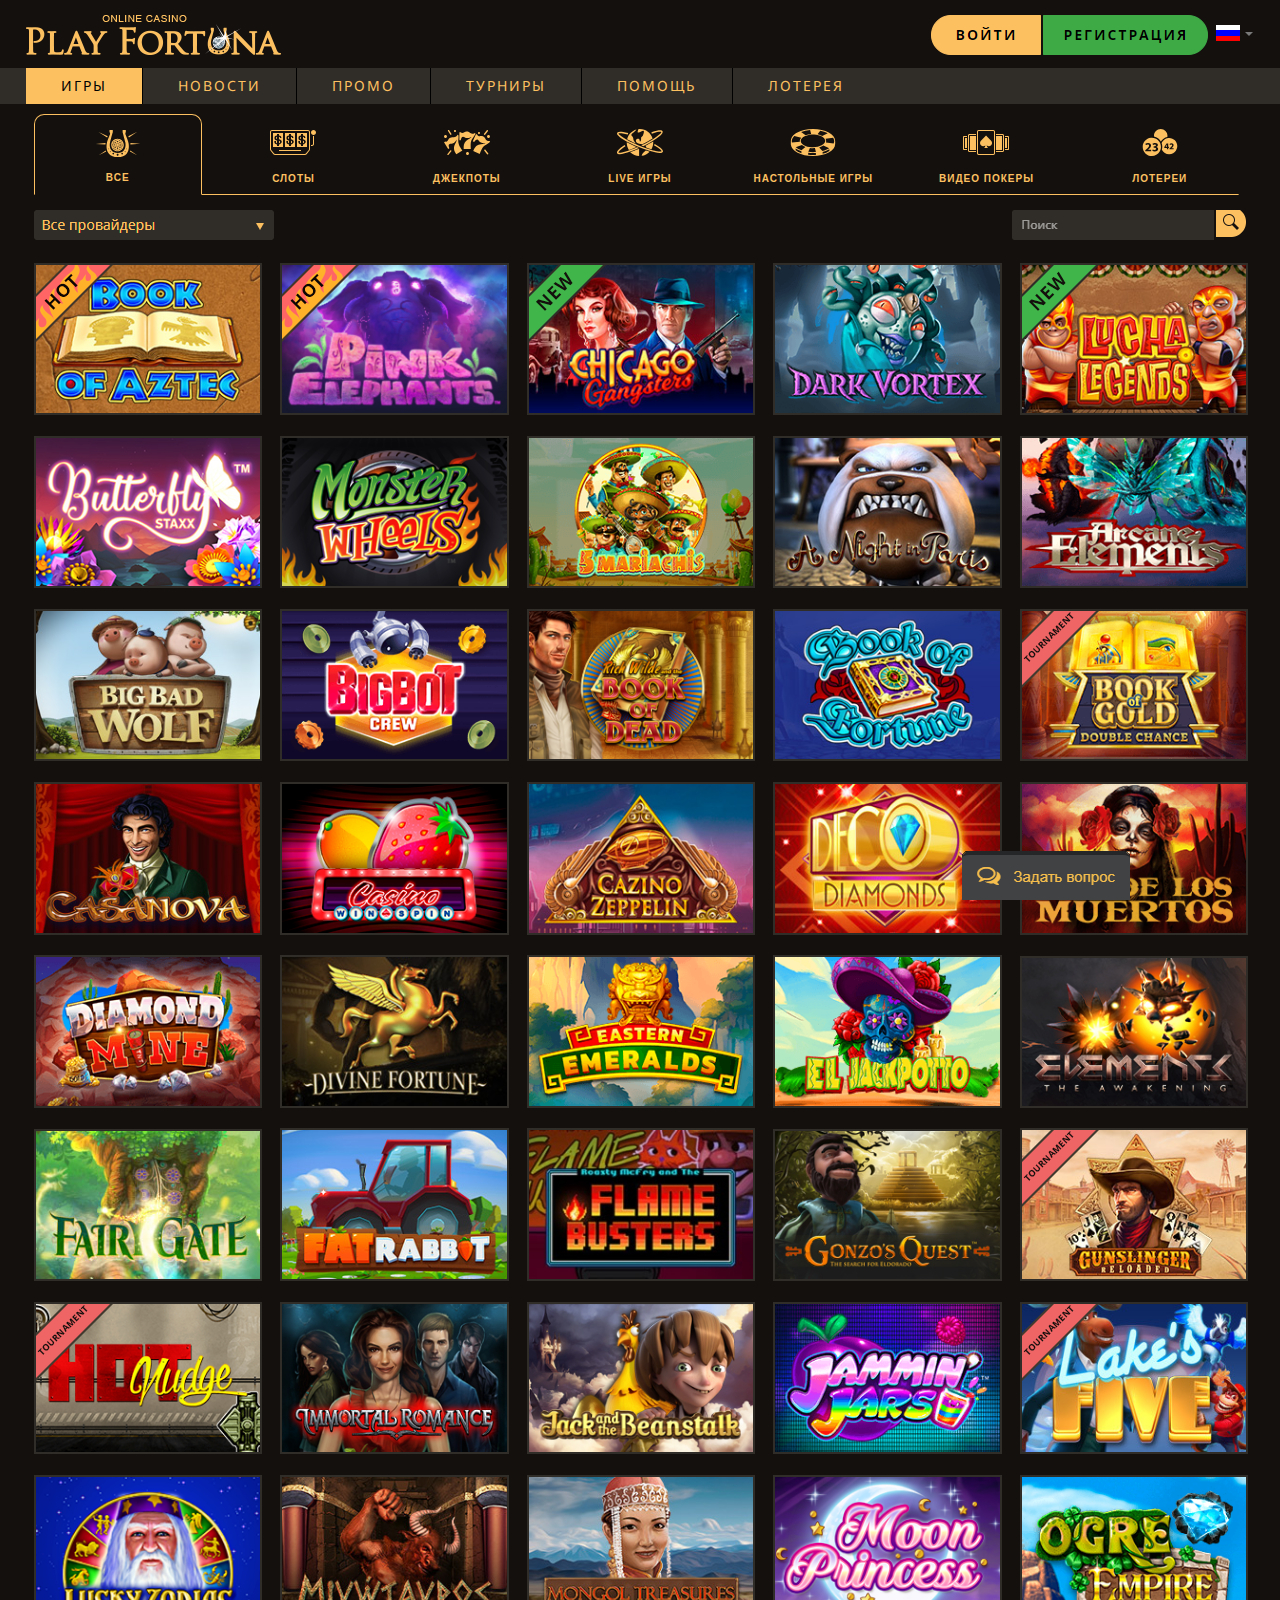
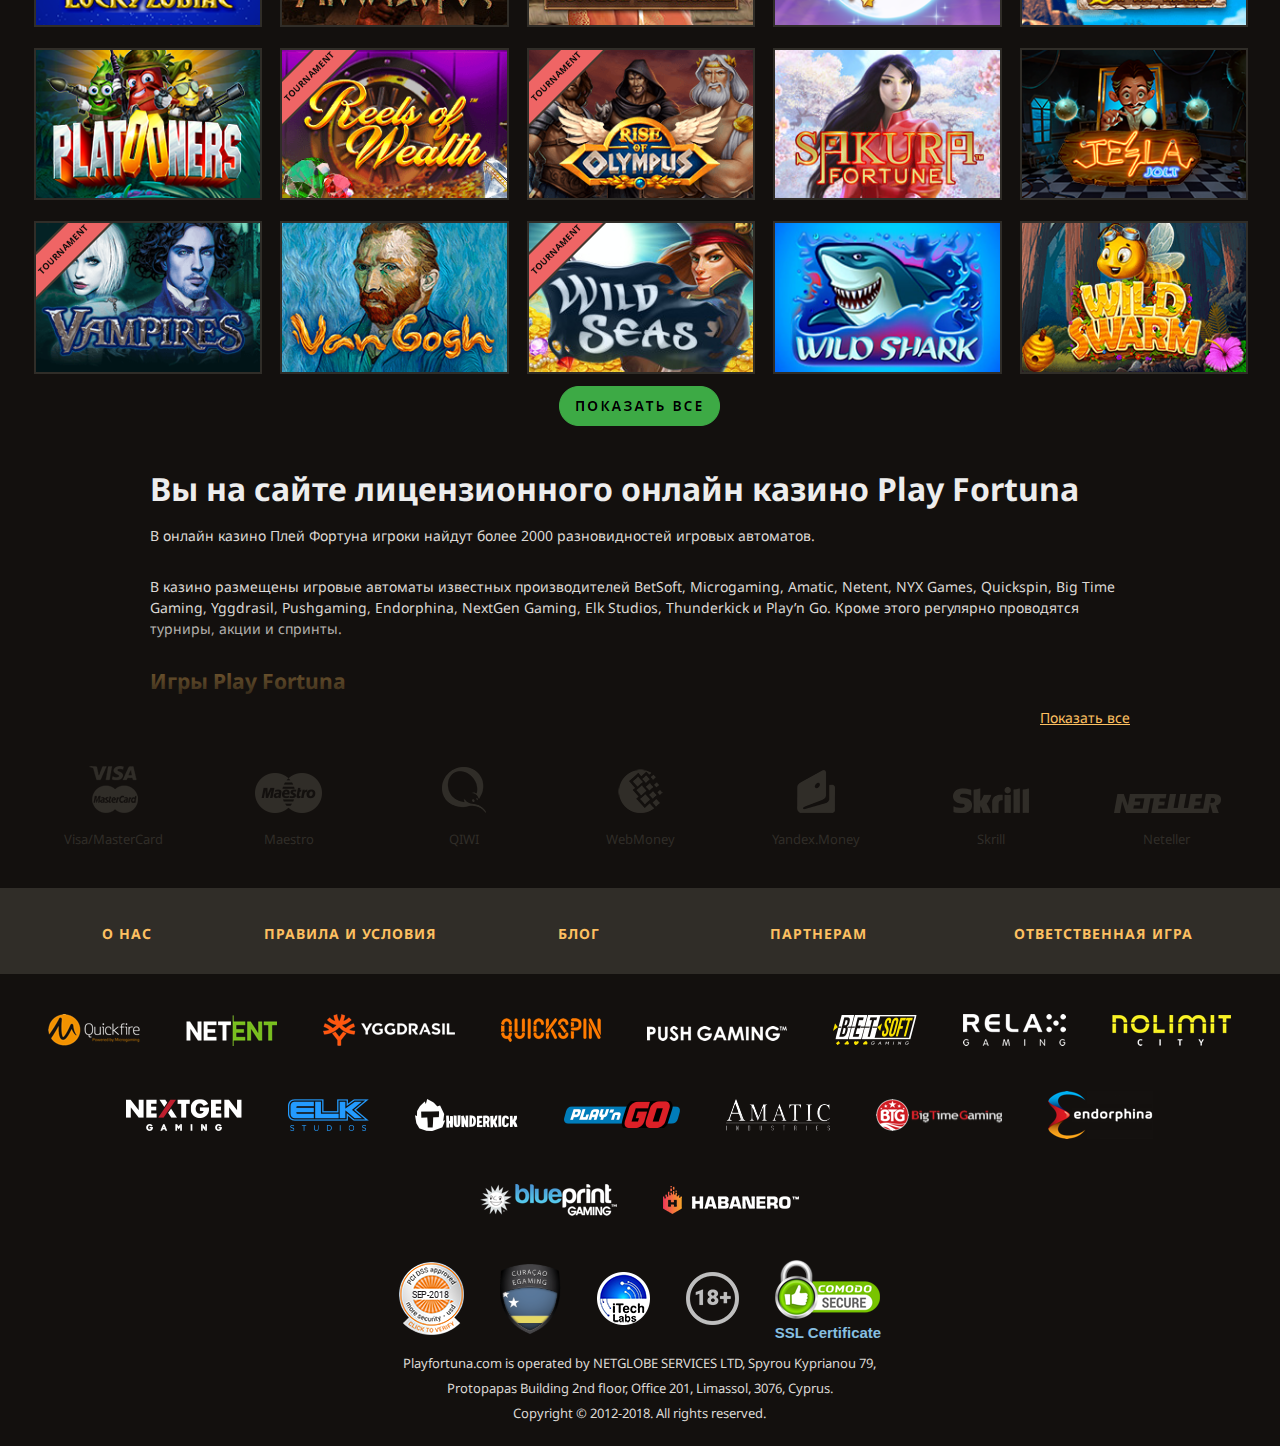
<file: index.html>
<!DOCTYPE html>
<html lang="ru">
<head>
   <meta charset="UTF-8">
   <meta name="viewport" content="width=device-width, initial-scale=1.0">
   <meta http-equiv="X-UA-Compatible" content="ie=edge">
   <meta name="title" content="Онлайн казино Плей Фортуна - официальный сайт и зеркало Play Fortuna"/>
   <meta name="keywords" content="казино Play Fortuna, казино Плей Фортуна"/>
   <meta name="description" content="Вход в онлайн казино Playfortuna доступен после быстрой бесплатной регистрации. Авторизуйтесь на официальных сайтах клуба Фортуна и получайте приветственный бонус за первый депозит. Лицензионные игровые автоматы Плей Фортуны доступны только на актуальных"/>
   <title>Онлайн казино Плей Фортуна - официальный сайт и зеркало Play Fortuna</title>
   <link rel="shortcut icon" href="/img/logo-icon.png" type="image/png">
   <link href="https://fonts.googleapis.com/css?family=Noto+Sans:400,700" rel="stylesheet">
   <link rel="stylesheet" href="css/owl.carousel.min.css">
   <link rel="stylesheet" href="css/owl.theme.default.min.css">
   <link rel="stylesheet" href="css/normalize.css">
   <link rel="stylesheet" href="css/main.css">
</head>
<body>
   <header class="header">
      <div class="header__inner">
         <div class="header__top-bar">
            <a href="#" class="header__logo img-hov">
               <img src="img/header.png" alt="Логотип">
            </a>
            <div class="header__box">
               <a href="#" class="header__reg img-hov">
                  <img src="img/sign-in-btn.png" alt="Войти">
               </a>
               <a href="#" class="header__reg img-hov">
                  <img src="img/reg.png" alt="Регистрация">
               </a>
               <a href="#" class="header__lang img-hov">
                  <img src="img/lang.png" alt="Язык">
               </a>
            </div>
         </div>
      </div>
      <div class="header__box-gamburger">
         <span class="header__gamburger"></span>
      </div>
      <div class="heaer__mobile-sidebar sidebar">
         <div class="sidebar__box-logo-reg">
            <a href="#" class="sidebar__logo img-hov">
               <img src="img/logo-small-light.png" alt="Логотип">
            </a>
            <div class="header__box">
               <a href="#" class="header__reg img-hov">
                  <img src="img/sign-in-btn-light.png" alt="Войти">
               </a>
               <a href="#" class="header__reg img-hov">
                  <img src="img/reg-light.png" alt="Регистрация">
               </a>
            </div>
         </div>
         <div class="sidebar__inner">
            <div class="sidebar__scroll">
               <div class="sidebar__wrap">
                  <div class="sidebar__nav">
                     <ul>
                        <li><a href="#">Игры</a></li>
                        <li><a href="#">Новости</a></li>
                        <li class="sidebar__dropdown"><a href="#">Промо</a>
                           <ul>
                              <li>
                                 <a href="#">Турниры</a>
                              </li>
                              <li>
                                 <a href="#">Новости</a>
                              </li>
                              <li>
                                 <a href="#">Помощь</a>
                              </li>
                              <li>
                                 <a href="#">Игры</a>
                              </li>
                           </ul>
                        </li>
                        <li><a href="#">Турниры</a></li>
                        <li><a href="#">Помощь</a></li>
                        <li><a href="#">Лотерея</a>
                        </li>
                     </ul>
                  </div>
                  <a href="#" class="sidebar__support">Поддержка 24/7</a>
                  <div class="sidebar__box-lang">
                     <ul class="lang-list">
                        <li class="lang-list__item">
                           <a href="#" class="lang-list__link img-hov">
                              <img src="img/lang/en.png" alt="Английский язык">
                           </a>
                        </li>
                        <li class="lang-list__item lang-list__link--active img-hov">
                           <a href="#" class="lang-list__link img-hov">
                              <img src="img/lang/ru.png" alt="Русский язык">
                           </a>
                        </li>
                        <li class="lang-list__item">
                           <a href="#" class="lang-list__link img-hov">
                              <img src="img/lang/de.png" alt="Немецкий язык">
                           </a>
                        </li>
                        <li class="lang-list__item">
                           <a href="#" class="lang-list__link img-hov">
                              <img src="img/lang/sv.png" alt="Шведский язык">
                           </a>
                        </li>
                        <li class="lang-list__item">
                           <a href="#" class="lang-list__link img-hov">
                              <img src="img/lang/pl.png" alt="Японский язык">
                           </a>
                        </li>
                     </ul>
                  </div>
               </div>
            </div>
         </div>
      </div>
      <nav class="header__nav">
         <div class="header__inner">
            <ul class="header__list">
               <li class="header__item">
                  <a href="#" class="header__link header__link--active">Игры</a>
               </li>
               <li class="header__item">
                  <a href="#" class="header__link">Новости</a>
               </li>
               <li class="header__item">
                  <a href="#" class="header__link">Промо</a>
                  <ul class="dropdown">
                     <li class="dropdown__item">
                        <a href="#" class="header__link">Игры</a>
                     </li>
                     <li class="dropdown__item">
                        <a href="#" class="header__link">Новости</a>
                     </li>
                     <li class="dropdown__item">
                        <a href="#" class="header__link">Помощь</a>
                     </li>
                     <li class="dropdown__item">
                        <a href="#" class="header__link">Турниры</a>
                     </li>
                  </ul>
               </li>
               <li class="header__item">
                  <a href="#" class="header__link">Турниры</a>
               </li>
               <li class="header__item">
                  <a href="#" class="header__link">Помощь</a>
               </li>
               <li class="header__item">
                  <a href="#" class="header__link">Лотерея</a>
               </li>
            </ul>
         </div>
      </nav>
   </header>


   <main class="main">
      <div class="main-slider">
         <ul class="owl-carousel main-slider__list">
            <li class="main-slider__item">
               <a href="#" class="main-slider__link">
                  <img src="img/slider-img/slide-1.jpeg" alt="Получи 50 фриспинов за первый депозит" class="main-slider__img">
               </a>
            </li>
            <li class="main-slider__item">
               <a href="#" class="main-slider__link">
                  <img src="img/slider-img/slide-2.jpeg" alt="Лотерея на 15000 евро" class="main-slider__img">
               </a>
            </li>
            <li class="main-slider__item">
               <a href="#" class="main-slider__link">
                  <img src="img/slider-img/slide-3.jpeg" alt="Турнир, быстрый старт" class="main-slider__img">
               </a>
            </li>
            <li class="main-slider__item">
               <a href="#" class="main-slider__link">
                  <img src="img/slider-img/slide-4.jpeg" alt="Видео, новости фортуны" class="main-slider__img">
               </a>
            </li>
            <li class="main-slider__item">
               <a href="#" class="main-slider__link">
                  <img src="img/slider-img/slide-5.jpeg" alt="Lucha legends" class="main-slider__img">
               </a>
            </li>
            <li class="main-slider__item">
               <a href="#" class="main-slider__link">
                  <img src="img/slider-img/slide-6.jpeg" alt="Vampires" class="main-slider__img">
               </a>
            </li>
         </ul>
      </div>

      <div class="nav-category">
         <div class="nav-category__inner">
            <div class="nav-category__box">
               <div class="nav-category__wrap">
               <ul class="nav-category__list">
                  <li class="nav-category__item">
                     <a href="#" class="nav-category__link nav-category__link--active">
                        <svg id="all-game-icon" viewBox="0 0 46 28" width="100%" height="100%">
                           <path d="M34,13.9c-0.4-2.3-1.5-5-2.3-7c-0.7-1.6-1-2.5-1.1-3c0-1,0.3-1.5,0.5-1.9V0h-3.3v2.3c0.2,0.8,2.1,7.8,2.8,10.5c0.4,1.9,0.6,5.7-1.4,8.3c-1.4,1.8-3.6,2.7-6.5,2.7s-5.1-0.9-6.5-2.7c-2.1-2.6-1.9-6.5-1.4-8.3c0.6-2.6,2.5-9.6,2.8-10.4V0h-3.4v2c0.1,0.3,0.7,0.9,0.6,1.9c0,0.5-0.4,1.4-1.1,3c-0.8,2-2,4.7-2.3,7c-0.3,1.6-0.9,7,2.2,10.6c1.9,2.3,5,3.5,9.2,3.5s7.2-1.2,9.2-3.5C34.9,20.9,34.3,15.5,34,13.9z M13.4,19.9c-0.2,0-0.3-0.2-0.3-0.3c0-0.2,0.2-0.3,0.3-0.3c0.2,0,0.3,0.2,0.3,0.3C13.7,19.8,13.6,19.9,13.4,19.9z M15,23c-0.3,0-0.5-0.2-0.5-0.5c0-0.3,0.2-0.5,0.5-0.5s0.5,0.2,0.5,0.5C15.6,22.7,15.3,23,15,23z M18.1,25.4c-0.5,0-0.9-0.4-0.9-0.9c0-0.5,0.4-0.9,0.9-0.9S19,24,19,24.5C19,25,18.6,25.4,18.1,25.4z M22.6,26.7c-0.6,0-1-0.5-1-1s0.5-1,1-1c0.6,0,1,0.5,1,1S23.2,26.7,22.6,26.7z M27.3,25.4c-0.5,0-0.9-0.4-0.9-0.9c0-0.5,0.4-0.9,0.9-0.9s0.9,0.4,0.9,0.9C28.2,25,27.8,25.4,27.3,25.4z M30.4,23c-0.3,0-0.5-0.2-0.5-0.5c0-0.3,0.2-0.5,0.5-0.5s0.5,0.2,0.5,0.5C30.9,22.7,30.7,23,30.4,23z M32,19.9c-0.2,0-0.3-0.2-0.3-0.3c0-0.2,0.2-0.3,0.3-0.3c0.2,0,0.3,0.2,0.3,0.3C32.4,19.8,32.2,19.9,32,19.9z"></path><path d="M22.5,9c-3.6,0-6.5,2.9-6.5,6.5s2.9,6.5,6.5,6.5s6.5-2.9,6.5-6.5S26.1,9,22.5,9z M22.5,21c-3,0-5.5-2.5-5.5-5.5s2.5-5.5,5.5-5.5s5.5,2.5,5.5,5.5S25.5,21,22.5,21z"></path><path d="M24.5,9.7l-1.8,0.7h-0.2l-1.6-0.7l-1.1,0.4L19,11.9L18.9,12l-1.6,0.7l-0.5,0.9l0.7,1.8v0.2l-0.7,1.6c0,0-0.1,0.4-0.1,0.8c0,0.2,0.4,0.2,0.4,0.2L19,19l0.1,0.2l0.7,1.6l0.9,0.4l1.8-0.7h0.2l1.6,0.7l1-0.2l0.8-1.8h0.2h0.1h-0.1l1.6-0.7l0.4-0.9l-0.7-1.8v-0.2l0.7-1.6L28,12.8L26.2,12L26,11.8l-0.7-1.6L24.5,9.7z M20.4,20.6l-0.5-1.2l1.7,0.7L20.4,20.6z M24.4,12l-0.5,0.2l-0.2-0.5L24.4,12z M20.5,10.4l1.2,0.5L20,11.6L20.5,10.4z M19.6,12.5l0.2-0.1l1.1,0.5l-0.3,0.7L20,13.9l-0.5-1.1L19.6,12.5z M17.5,13.3l1.2-0.5L18,14.5L17.5,13.3z M19.3,14.2l-0.5,0.2l0.3-0.7L19.3,14.2z M19.3,16.9l-0.2,0.5l-0.3-0.7L19.3,16.9z M17.4,17.5l0.5-1.2l0.7,1.7L17.4,17.5z M19.5,18.4l-0.1-0.2l0.5-1.1l0.7,0.3l0.3,0.7l-1.1,0.5L19.5,18.4z M20.8,19l0.5-0.2l0.2,0.5L20.8,19z M22.3,19.6l-0.5-1.1l0.7-0.3l0.7,0.3l-0.5,1.1l-0.3,0.1L22.3,19.6z M24.6,20.6l-1.2-0.5l1.7-0.7L24.6,20.6z M23.7,19.2l0.2-0.5l0.5,0.2L23.7,19.2z M18.4,15.7l-0.1-0.3l0.1-0.2l1.1-0.5l0.3,0.7l-0.3,0.7L18.4,15.7z M21.2,16.9l-0.6-1.4l0.6-1.4l1.4-0.6l1.4,0.6l0.6,1.4L24,16.9l-1.4,0.6L21.2,16.9z M25.8,16.8l0.5-0.2L26,17.3L25.8,16.8z M25.5,18.5l-0.2,0.1l-1.1-0.5l0.3-0.7l0.7-0.3l0.5,1.1L25.5,18.5z M27.6,17.7l-1.2,0.5l0.7-1.7L27.6,17.7z M26.8,15.6l-0.1,0.2l-1.1,0.5l-0.3-0.7l0.3-0.7l1.1,0.5L26.8,15.6z M20.7,12l0.7-0.3l-0.2,0.5L20.7,12z M22.5,12.8l-0.7-0.3l0.5-1.1l0.3-0.1l0.2,0.1l0.5,1.1L22.5,12.8z M24.5,13.6l-0.3-0.7l1.1-0.5l0.3,0.1l0.1,0.2l-0.5,1.1L24.5,13.6z M25.8,14.1l0.2-0.5l0.3,0.7L25.8,14.1z M27.2,14.6L26.5,13l1.2,0.5L27.2,14.6z M25.2,11.6l-1.7-0.7l1.2-0.5L25.2,11.6z"></path><polygon points="24.6,15.1 23.4,15.1 24.2,14.3 23.7,13.8 22.9,14.6 22.9,13.5 22.6,13.2 22.2,13.5 22.2,14.6 21.4,13.8 20.9,14.3 21.7,15.1 20.6,15.1 20.6,15.8 21.7,15.8 20.9,16.6 21.4,17.1 22.2,16.3 22.2,17.5 22.9,17.5 22.9,16.3 23.7,17.1 24.2,17.1 24.2,16.6 23.4,15.8 24.6,15.8 25,15.5 "></polygon><path d="M10.7,22.4L3,26.2l7.3-4.9L10.7,22.4z"></path><path d="M9.9,15.1L0,14.5l10.1-0.9L9.9,15.1z"></path><path d="M11.7,7.7L2.8,2l9.5,4.5L11.7,7.7z"></path><path d="M35.8,21.2l7.1,5.1l-7.5-3.9L35.8,21.2z"></path><path d="M35.9,13.6L46,14.3l-10.1,0.8V13.6z"></path><path d="M33.7,6.5L43,1.8l-8.7,5.9L33.7,6.5z"></path>
                        </svg>
                        <span class="nav-category__text">Все</span>
                     </a>
                  </li>
                  <li class="nav-category__item">
                     <a href="#" class="nav-category__link">
                        <svg id="slots-icon" viewBox="0 0 46 27" width="100%" height="100%">
                           <path d="M33,14.18c1-0.139,1.029-0.599,1.029-1.234c0-0.571-0.029-0.935-1.029-1.144V14.18z M30.115,8.859C30.115,9.49,30,9.72,31,9.876V7.811C30,7.949,30.115,8.326,30.115,8.859z M27,4v14h10V4H27z M35.411,9H34V8.983c0-0.673,0-1.023-1-1.173v2.394c1,0.276,2.781,0.902,2.781,2.605c0,1.521-1.781,2.563-2.781,2.715V17h-2v-1.476c-2-0.152-2.699-1.39-2.699-3.162L28.415,12H30v0.685c0,0.803,0,1.29,1,1.463v-2.657c-2-0.278-2.526-0.858-2.526-2.433C28.474,7.453,29,6.73,31,6.533V5h2v1.516C34,6.661,35.404,7,35.411,9L35.411,9zM21,14.18c1-0.139,1.029-0.599,1.029-1.234c0-0.571-0.029-0.935-1.029-1.144V14.18zM18.115,8.859C18.115,9.49,18,9.72,19,9.876V7.811C18,7.949,18.115,8.326,18.115,8.859zM15,4v14h10V4H15zM23.411,9H22V8.983c0-0.673,0-1.023-1-1.173v2.394c1,0.276,2.781,0.902,2.781,2.605c0,1.521-1.781,2.563-2.781,2.715V17h-2v-1.476c-2-0.152-2.698-1.39-2.698-3.162L16.415,12H18v0.685c0,0.803,0,1.29,1,1.463v-2.657c-2-0.278-2.526-0.858-2.526-2.433C16.474,7.453,17,6.73,19,6.533V5h2v1.516C22,6.661,23.404,7,23.411,9L23.411,9zM9,14.18c1-0.139,1.03-0.599,1.03-1.234c0-0.571-0.03-0.935-1.03-1.144V14.18zM6.115,8.859C6.115,9.49,6,9.72,7,9.876V7.811C6,7.949,6.115,8.326,6.115,8.859z M3,4v14h10V4H3z M11.41,9H10V8.983C10,8.31,10,7.96,9,7.81v2.394c1,0.276,2.781,0.902,2.781,2.605c0,1.521-1.781,2.563-2.781,2.715V17H7v-1.476c-2-0.152-2.699-1.39-2.699-3.162L4.415,12H6v0.685c0,0.803,0,1.29,1,1.463v-2.657c-2-0.278-2.526-0.858-2.526-2.433C4.474,7.453,5,6.73,7,6.533V5h2v1.516C10,6.661,11.404,7,11.41,9L11.41,9z M37.875,2C38.495,2,39,2.505,39,3.125v17.13c0,0.254-0.088,0.504-0.247,0.703l-2.896,3.62C35.643,24.846,35.322,25,34.979,25H5.021c-0.344,0-0.664-0.154-0.879-0.422l-2.896-3.62C1.088,20.759,1,20.509,1,20.255V3.125C1,2.505,1.505,2,2.125,2H37.875 M37.875,1H2.125C0.951,1,0,1.951,0,3.125v17.13c0,0.483,0.164,0.951,0.466,1.328l2.896,3.62C3.765,25.706,4.376,26,5.021,26h29.957c0.646,0,1.256-0.294,1.659-0.798l2.896-3.62C39.836,21.206,40,20.737,40,20.255V3.125C40,1.951,39.049,1,37.875,1L37.875,1zM31,22H9v-1h22V22zM46,3.501C46,4.882,44.881,6,43.502,6c-1.38,0-2.498-1.118-2.498-2.498s1.118-2.498,2.498-2.498C44.881,1.003,46,2.122,46,3.501z M42,17h-1v-1h1c0.952,0,1-0.781,1-0.938V7h1v8.062C44,15.841,43.467,17,42,17z"></path>
                        </svg>
                        <span class="nav-category__text">Слоты</span>
                     </a>
                  </li>
                  <li class="nav-category__item">
                     <a href="#" class="nav-category__link">
                        <svg id="jackpot-icon" viewBox="0 0 45.601 25" width="100%" height="100%">
                           <path d="M15.26,2.427h1.417c0,0,0,0.717,1.461,0.716 c1.46-0.001,2.542-1.434,4.205-1.434c3.01,0,3.498,2.15,5.665,2.15c2.167,0,2.082-1.125,2.833-0.717 c0.75,0.408-0.346,2.153-1.416,3.585c-1.07,1.431-2.471,3.076-2.833,5.735c-0.362,2.658,0,6.451,0,6.451h-7.082c0,0,0,0.31,0-2.151 c0-2.462,1.272-5.733,4.249-7.169c2.977-1.436,3.541-2.867,3.541-2.867s-1.966,1.433-4.249,1.433c-2.283,0-2.472-1.433-4.249-1.433 s-2.124,3.584-2.124,3.584H15.26V2.427z M0.024,12.349l1.205-0.75c0,0,0.373,0.61,1.616-0.165c1.242-0.774,1.417-2.567,2.832-3.448 c2.561-1.595,4.097-0.024,5.94-1.172c1.844-1.148,1.187-2.061,2.038-2.111c0.851-0.05,0.826,2.015,0.661,3.801 c-0.166,1.785-0.502,3.927,0.574,6.381c1.075,2.454,3.358,5.49,3.358,5.49l-6.027,3.753c0,0,0.161,0.264-1.119-1.83 c-1.281-2.095-1.901-5.553-0.115-8.352c1.786-2.799,1.521-4.316,1.521-4.316s-0.927,2.261-2.87,3.471 c-1.943,1.21-2.85,0.09-4.362,1.032c-1.512,0.941,0.058,4.176,0.058,4.176l-1.205,0.75L0.024,12.349z M31.742,4.138l1.294,0.581 c0,0-0.289,0.655,1.046,1.253c1.335,0.598,2.901-0.267,4.419,0.415c2.75,1.234,2.33,3.4,4.309,4.289 c1.98,0.889,2.165-0.153,2.686,0.528c0.521,0.681-0.993,1.804-2.547,2.674c-1.554,0.868-3.497,1.797-4.899,4.078 c-1.402,2.28-2.599,5.894-2.599,5.894l-6.47-2.905c0,0-0.125,0.283,0.867-1.965c0.992-2.249,3.472-4.716,6.77-4.807 c3.298-0.091,4.39-1.167,4.39-1.167s-2.374,0.503-4.459-0.434c-2.086-0.936-1.681-2.323-3.305-3.052 c-1.623-0.729-3.385,2.403-3.385,2.403l-1.294-0.581L31.742,4.138z M40.758,4.694l2.74-3.456c0.237-0.298,0.189-0.733-0.107-0.971 c-0.295-0.238-0.727-0.19-0.963,0.108l-2.74,3.456c-0.236,0.298-0.189,0.733,0.107,0.971c0.126,0.102,0.277,0.152,0.427,0.152 C40.423,4.954,40.622,4.865,40.758,4.694z M7.095,4.845C7.414,4.64,7.508,4.213,7.305,3.891L5.121,0.435 C4.918,0.113,4.495,0.019,4.175,0.223C3.856,0.429,3.762,0.856,3.966,1.178l2.183,3.456c0.131,0.207,0.352,0.32,0.578,0.32 C6.854,4.954,6.981,4.919,7.095,4.845z M4.522,24.74l2.74-3.456c0.237-0.298,0.189-0.733-0.107-0.971 c-0.294-0.239-0.727-0.19-0.963,0.108l-2.74,3.456c-0.236,0.298-0.189,0.733,0.107,0.971C3.685,24.95,3.836,25,3.986,25 C4.187,25,4.386,24.911,4.522,24.74z M43.697,24.157c0.296-0.238,0.344-0.673,0.107-0.971l-2.74-3.456 c-0.236-0.298-0.668-0.347-0.963-0.108c-0.296,0.238-0.343,0.673-0.107,0.971l2.74,3.456c0.135,0.171,0.334,0.26,0.535,0.26 C43.419,24.309,43.571,24.259,43.697,24.157z M44.103,5c-0.821,0-1.487,0.672-1.487,1.5S43.282,8,44.103,8s1.487-0.672,1.487-1.5 S44.924,5,44.103,5z M23.29,22c-0.821,0-1.487,0.672-1.487,1.5S22.469,25,23.29,25c0.821,0,1.487-0.672,1.487-1.5 S24.111,22,23.29,22z M1.487,5C0.666,5,0,5.672,0,6.5S0.666,8,1.487,8s1.487-0.672,1.487-1.5S2.308,5,1.487,5z M34.688,2 c-0.547,0-0.991,0.448-0.991,1s0.444,1,0.991,1c0.547,0,0.991-0.448,0.991-1S35.235,2,34.688,2z M10.902,0 c-0.547,0-0.991,0.448-0.991,1s0.444,1,0.991,1c0.547,0,0.991-0.448,0.991-1S11.449,0,10.902,0z"></path>
                        </svg>
                        <span class="nav-category__text">Джекпоты</span>
                     </a>
                  </li>
                  <li class="nav-category__item">
                     <a href="#" class="nav-category__link">
                        <svg id="live-icon" viewBox="0 0 46 27" width="100%" height="100%">
                           <path d="M42.784,23.954c-5.205,0-15.539-3.616-21.563-6.097c-5.96-2.453-11.409-5.163-15.344-7.629 c-5.898-3.696-6.087-5.362-5.717-6.293c0.248-0.627,1.004-2.53,11.029,0.171l-0.377,1.449C3.878,3.686,1.729,4.179,1.521,4.5 c-0.217,1.17,6.542,6.325,20.252,11.968c13.706,5.644,22.086,6.721,22.736,5.718c0.067-0.372-1.161-2.271-7.523-5.875l0.716-1.309 c9.184,5.202,8.421,7.121,8.17,7.751C45.534,23.601,44.409,23.954,42.784,23.954z M14.701,6.76c-0.691-0.703,0-1.683,0-1.683 s1.903-1.855,3.175-2.931c0.893-0.755,1.343-1.286,1.567-1.626c-4.546,1.285-8.115,4.961-9.294,9.617 c2.4,1.328,5.37,2.81,8.938,4.374c-1.397-1.566-2.729-3.312-2.729-4.379C16.36,9.212,16.36,8.446,14.701,6.76z M28.857,21.512 c-1.362,1.326-4.103,2.878-4.198,5.35c3.13-0.402,5.913-1.922,7.969-4.146C31.384,22.345,30.118,21.939,28.857,21.512z M26.153,17.172l-1.737-0.802C37.499,9.969,44.591,4.184,44.271,3.052c-0.214-0.318-2.415-0.714-9.442,1.611l-0.454-1.425 c10.071-3.33,10.944-1.441,11.23-0.819C47.161,5.791,34.111,13.279,26.153,17.172z M22.982,0.018c-0.571,0-1.132,0.047-1.689,0.12 c-0.671,2.695-1.058,3.196,0.031,3.252c1.552,0.076,4.001-1.687,4.969-1.687c1.658,0-0.516,4.996-0.516,4.996l-1.681,1.747 c0,0,0,0,0,1.686c0,1.682-1.386,3.368-1.386,1.682c0-3.367-3.178-1.682-3.178-1.682s-1.584,1.682,0.068,3.368 c1.333,1.357,3.766,1.618,5.522,1.67l0.073-0.024c4.319-2.113,7.749-4.036,10.423-5.701C33.927,3.983,28.908,0.018,22.982,0.018z M36.187,12.59c-2.797,1.689-5.632,3.198-7.754,4.277c0.323,0.506,0.601,1.073,0.803,1.629c1.899,0.653,3.654,1.2,5.258,1.652 c1.099-1.963,1.738-4.227,1.738-6.648C36.233,13.193,36.208,12.893,36.187,12.59z M2.799,25.194c-1.329,0-2.288-0.305-2.636-1.058 c-0.281-0.61-1.137-2.464,7.482-8.071l0.793,1.262c-5.989,3.896-7.044,5.811-6.941,6.174c0.521,0.776,6.701,0.046,18.624-5.178 l1.881,0.732C19.518,20.143,7.844,25.194,2.799,25.194z M9.741,13.308c-0.001,0.064-0.008,0.127-0.008,0.193 c0,2.738,0.807,5.28,2.184,7.406c2.18-0.773,4.689-1.76,7.515-2.988C15.919,16.423,12.622,14.851,9.741,13.308z M13.194,23.253 c2.378,2.306,5.928,3.73,8.912,3.73v-7.211C22.106,19.771,16.274,22.143,13.194,23.253z"></path>
                        </svg>
                        <span class="nav-category__text">LIVE игры</span>
                     </a>
                  </li>
                  <li class="nav-category__item">
                     <a href="#" class="nav-category__link">
                        <svg id="table-games-icon" viewBox="0 0 46 28" width="100%" height="100%">
                           <path d="M46,12.5C46,5.6,35.7,0,23,0C16.4,0,10.4,1.5,6.2,3.9C5.5,4.3,5,4.7,4.5,5C1.7,7.1,0,9.7,0,12.5 c0,0.2,0,0.3,0,0.5h0v3h0c0.5,6.7,10.6,12,23,12c12.7,0,23-5.6,23-12.5h0V13h0C46,12.8,46,12.7,46,12.5z M30.5,1.7 c2.9,0.6,5.6,1.5,7.8,2.6l-5.7,2.9c-1.4-0.7-3-1.3-4.9-1.7L30.5,1.7z M24.1,5.7c6.5,0.3,11.6,3.2,11.6,6.6C35.7,16,30,19,23,19 c-0.5,0-1,0-1.4,0c0,0,0,0,0,0c-6.3-0.4-11.3-3.2-11.3-6.6c0-2.8,3.4-5.3,8.1-6.2c0,0,0,0,0,0c0.4-0.1,0.9-0.2,1.4-0.2c0,0,0,0,0,0 c1-0.1,2.1-0.2,3.2-0.2C23.4,5.6,23.8,5.7,24.1,5.7z M26,23.9C25,24,24,24,23,24c-1.7,0-3.3-0.1-4.9-0.3l1.7-4 c1,0.1,2.1,0.2,3.2,0.2c0.7,0,1.3,0,2-0.1L26,23.9z M20,1.1l1.1,4C19,5.3,17,5.7,15.3,6.4L10.7,3C13.5,2,16.6,1.4,20,1.1z M1.2,14 C1.1,13.5,1,13,1,12.5c0-1.9,1-3.7,2.6-5.3L10.9,9c-1,1-1.6,2.2-1.6,3.5c0,0.2,0,0.5,0.1,0.7L1.2,14z M11,25.1 c-2.3-0.8-4.4-1.9-6-3.1v-1.7c1.7,1.1,3.7,2.1,6,2.9V25.1z M11,22L11,22c-2.3-0.7-4.4-1.8-6-3v0l6.5-2.5c1,0.8,2.2,1.5,3.7,2.1 L11,22z M26,26.9C25,27,24,27,23,27c-1.7,0-3.4-0.1-5-0.3v-2c1.6,0.2,3.3,0.3,5,0.3c1,0,2,0,3-0.1V26.9z M29.4,19.1 c1.7-0.5,3.2-1.2,4.4-2l6,2.8c-1.9,1.2-4.3,2.2-7,2.9L29.4,19.1z M40,22.7c-1.9,1.2-4.3,2.3-7,3v-1.9c2.7-0.7,5-1.7,7-2.8V22.7z M44.4,15.1l-8-1.2c0.2-0.5,0.3-0.9,0.3-1.4c0-0.8-0.3-1.6-0.7-2.4L43.9,9c0.7,1.1,1.1,2.3,1.1,3.5C45,13.4,44.8,14.2,44.4,15.1z"></path>
                        </svg>
                        <span class="nav-category__text">Настольные игры</span>
                     </a>
                  </li>
                  <li class="nav-category__item">
                     <a href="#" class="nav-category__link">
                        <svg id="vpoker-icon" viewBox="0 0 46 27" width="100%" height="100%">
                           <path d="M28.099,11.786l-5.071-5.167l-5.071,5.167c-1.241,1.241-1.241,3.253,0,4.493 c1.203,1.203,3.124,1.229,4.371,0.1c-0.09,0.828-0.383,2.009-1.3,2.621h2.001h2.001c-0.964-0.643-1.237-1.846-1.311-2.63 c1.247,1.139,3.176,1.116,4.382-0.091C29.34,15.038,29.34,13.026,28.099,11.786z M30.333,2C30.701,2,31,2.299,31,2.667v21.666 C31,24.701,30.701,25,30.333,25H15.667C15.299,25,15,24.701,15,24.333V2.667C15,2.299,15.299,2,15.667,2H30.333 M30.333,1H15.667 C14.746,1,14,1.746,14,2.667v21.666C14,25.254,14.746,26,15.667,26h14.667C31.254,26,32,25.254,32,24.333V2.667 C32,1.746,31.254,1,30.333,1L30.333,1z M39,20.979h-6.042V6.958H39V20.979z M39.49,5H33v1h6.49C39.794,6,40,6.248,40,6.552v14.896 C40,21.753,39.794,22,39.49,22H33v1h6.49c0.857,0,1.51-0.695,1.51-1.552V6.552C41,5.695,40.347,5,39.49,5z M6.958,20.979H13V6.958 H6.958V20.979z M6.469,5H13v1H6.469C6.164,6,6,6.248,6,6.552v14.896C6,21.753,6.164,22,6.469,22H13v1H6.469 C5.611,23,5,22.305,5,21.448V6.552C5,5.695,5.611,5,6.469,5z M44,19h-2V9h2V19z M44.922,7H42v1h2.922C44.965,8,45,8.003,45,8.047 V19.89c0,0.043-0.035,0.11-0.078,0.11H42v1h2.922C45.517,21,46,20.486,46,19.89V8.047C46,7.451,45.517,7,44.922,7z M2,19h2V9H2V19z M1.078,7H4v1H1.078C1.035,8,1,8.003,1,8.047V19.89C1,19.934,1.035,20,1.078,20H4v1H1.078C0.483,21,0,20.486,0,19.89V8.047 C0,7.451,0.483,7,1.078,7z"></path>
                        </svg>
                        <span class="nav-category__text">Видео покеры</span>
                     </a>
                  </li>
                  <li class="nav-category__item">
                     <a href="#" class="nav-category__link">
                        <svg id="keno-icon" viewBox="0 0 46 27" width="100%" height="100%">
                           <path d="M23.955,17.878c0-4.999-4.078-9.066-9.09-9.066c-0.359,0-0.724,0.023-1.087,0.067l-0.024-0.054 c-4.521,0.548-8.033,4.398-8.033,9.053c0,5.029,4.103,9.122,9.145,9.122c3.224,0,6.063-1.673,7.691-4.193l-0.058-0.01 C23.443,21.338,23.955,19.624,23.955,17.878z M14.167,22.3H8.292v-1.17l1.07-0.967c1.81-1.613,2.689-2.542,2.714-3.508 c0-0.674-0.407-1.207-1.363-1.207c-0.714,0-1.338,0.356-1.771,0.687l-0.548-1.386c0.624-0.47,1.593-0.852,2.714-0.852 c1.874,0,2.905,1.093,2.905,2.593c0,1.386-1.006,2.491-2.204,3.558l-0.765,0.636v0.025h3.122V22.3z M17.773,22.44 c-1.07,0-1.975-0.28-2.459-0.584l0.395-1.449c0.344,0.178,1.134,0.509,1.924,0.509c1.006,0,1.516-0.483,1.516-1.106 c0-0.813-0.815-1.181-1.67-1.181h-0.789v-1.386h0.752c0.65-0.013,1.478-0.254,1.478-0.954c0-0.496-0.408-0.864-1.224-0.864 c-0.675,0-1.389,0.293-1.733,0.497l-0.395-1.397c0.497-0.319,1.49-0.623,2.562-0.623c1.771,0,2.753,0.928,2.753,2.058 c0,0.878-0.497,1.564-1.516,1.919v0.025c0.994,0.178,1.797,0.929,1.797,2.009C21.163,21.373,19.875,22.44,17.773,22.44z M29.393,16.573l-0.784,1.276v0.018h1.316v-1.294c0-0.351,0.018-0.711,0.045-1.087h-0.036 C29.745,15.862,29.591,16.204,29.393,16.573z M23.721,0c-3.719,0-6.734,3.006-6.734,6.717c0,0.252,0.015,0.5,0.042,0.744 c2.968,0.639,5.458,2.558,6.859,5.15c1.326-2.404,3.674-4.166,6.46-4.706c0.069-0.386,0.107-0.783,0.107-1.189 C30.455,3.006,27.44,0,23.721,0z M40.279,17.117c0-4.454-3.633-8.077-8.097-8.077c-0.32,0-0.645,0.021-0.969,0.059l-0.022-0.05 c-2.99,0.363-5.486,2.348-6.572,5.044c0.419,1.145,0.648,2.381,0.648,3.671c0,1.012-0.141,1.99-0.404,2.919 c1.327,2.698,4.109,4.559,7.32,4.559c2.871,0,5.402-1.489,6.853-3.735l-0.054-0.009C39.823,20.2,40.279,18.673,40.279,17.117z M31.925,18.892h-0.703v1.393h-1.298v-1.393h-2.596v-0.89l2.217-3.56h1.676v3.425h0.703v1.025H31.925z M36.657,20.286h-4.154v-0.827 l0.757-0.684c1.28-1.141,1.902-1.798,1.92-2.482c0-0.476-0.288-0.854-0.964-0.854c-0.504,0-0.946,0.252-1.253,0.485l-0.388-0.979 c0.442-0.333,1.126-0.603,1.92-0.603c1.325,0,2.055,0.773,2.055,1.834c0,0.981-0.713,1.762-1.559,2.517l-0.541,0.449v0.018h2.208 v1.125H36.657z"></path>
                        </svg>
                        <span class="nav-category__text">Лотереи</span>
                     </a>
                  </li>
               </ul>
               <a href="#" class="nav-category__more">
                  <img src="img/more-category.png" alt="Показать больше">
               </a>
               </div>
            </div>
            <div class="provider-search-box">
               <div class="provider-box">
                  <a href="#" class="img-hov">
                     <img src="img/providers.png" alt="Провайдеры">
                  </a>
               </div>
               <div class="search-box">
                  <a href="#" class="img-hov">
                     <img src="img/search.png" alt="Поиск">
                  </a>
               </div>
            </div>
         </div>
      </div>

      <div class="game-list-box">
         <div class="game-list-box__inner">
            <ul class="game-list">
               <li class="game-list__item">
                  <div class="game-list__game">
                     <span class="icon-tape icon-tape--hot"></span>
                     <img src="img/games/book-of-aztec.jpeg" alt="Book of Aztec" class="game-list__img">
                     <div class="game-list__hover">
                        <div class="game-list__title">Book of Aztec</div>
                        <div class="game-list__btn-box">
                           <a href="#" class="game-list__btn-onmoney btn">Играть на деньги</a>
                           <a href="#" class="game-list__demo">Демо</a>
                        </div>
                     </div>
                  </div>
               </li>
               <li class="game-list__item">
                  <div class="game-list__game">
                     <span class="icon-tape icon-tape--hot"></span>
                     <img src="img/games/th-pink-elephants.png" alt="Pink Elephants" class="game-list__img">
                     <div class="game-list__hover">
                        <div class="game-list__title">Pink Elephants</div>
                        <div class="game-list__btn-box">
                           <a href="#" class="game-list__btn-onmoney btn">Играть на деньги</a>
                           <a href="#" class="game-list__demo">Демо</a>
                        </div>
                     </div>
                  </div>
               </li>
               <li class="game-list__item">
                  <div class="game-list__game">
                     <span class="icon-tape icon-tape--new"></span>
                     <img src="img/games/chicago-gangsters.jpeg" alt="Chicago Gangsters" class="game-list__img">
                     <div class="game-list__hover">
                        <div class="game-list__title">Chicago Gangsters</div>
                        <div class="game-list__btn-box">
                           <a href="#" class="game-list__btn-onmoney btn">Играть на деньги</a>
                           <a href="#" class="game-list__demo">Демо</a>
                        </div>
                     </div>
                  </div>
               </li>
               <li class="game-list__item">
                  <div class="game-list__game">
                     <img src="img/games/dark-vortex.png" alt="Dark Vortex" class="game-list__img">
                     <div class="game-list__hover">
                        <div class="game-list__title">Dark Vortex</div>
                        <div class="game-list__btn-box">
                           <a href="#" class="game-list__btn-onmoney btn">Играть на деньги</a>
                           <a href="#" class="game-list__demo">Демо</a>
                        </div>
                     </div>
                  </div>
               </li>
               <li class="game-list__item">
                  <div class="game-list__game">
                     <span class="icon-tape icon-tape--new"></span>
                     <img src="img/games/lucha-legends.jpeg" alt="Lucha Legends" class="game-list__img">
                     <div class="game-list__hover">
                        <div class="game-list__title">Lucha Legends</div>
                        <div class="game-list__btn-box">
                           <a href="#" class="game-list__btn-onmoney btn">Играть на деньги</a>
                           <a href="#" class="game-list__demo">Демо</a>
                        </div>
                     </div>
                  </div>
               </li>
               <li class="game-list__item">
                  <div class="game-list__game">
                     <span class="icon-tape icon-tape--free-spins"></span>
                     <img src="img/games/butterfly-staxx.jpeg" alt="Butterfly Staxx" class="game-list__img">
                     <div class="game-list__hover">
                        <div class="game-list__title">Butterfly Staxx™</div>
                        <div class="game-list__btn-box">
                           <a href="#" class="game-list__btn-onmoney btn">Играть на деньги</a>
                           <a href="#" class="game-list__demo">Демо</a>
                        </div>
                     </div>
                  </div>
               </li>
               <li class="game-list__item">
                  <div class="game-list__game">
                     <span class="icon-tape icon-tape--free-spins"></span>
                     <img src="img/games/monster-wheels.png" alt="Monster Wheels" class="game-list__img">
                     <div class="game-list__hover">
                        <div class="game-list__title">Monster Wheels</div>
                        <div class="game-list__btn-box">
                           <a href="#" class="game-list__btn-onmoney btn">Играть на деньги</a>
                           <a href="#" class="game-list__demo">Демо</a>
                        </div>
                     </div>
                  </div>
               </li>
               <li class="game-list__item">
                  <div class="game-list__game">
                     <img src="img/games/5-mariachis.png" alt="5 Mariachis" class="game-list__img">
                     <div class="game-list__hover">
                        <div class="game-list__title">5 Mariachis</div>
                        <div class="game-list__btn-box">
                           <a href="#" class="game-list__btn-onmoney btn">Играть на деньги</a>
                           <a href="#" class="game-list__demo">Демо</a>
                        </div>
                     </div>
                  </div>
               </li>
               <li class="game-list__item">
                  <div class="game-list__game">
                     <img src="img/games/a-night-in-paris.jpeg" alt="A Night In Paris" class="game-list__img">
                     <div class="game-list__hover">
                        <div class="game-list__title">A Night In Paris</div>
                        <div class="game-list__btn-box">
                           <a href="#" class="game-list__btn-onmoney btn">Играть на деньги</a>
                           <a href="#" class="game-list__demo">Демо</a>
                        </div>
                     </div>
                  </div>
               </li>
               <li class="game-list__item">
                  <div class="game-list__game">
                     <img src="img/games/arcane-elements.png" alt="Arcane Elements" class="game-list__img">
                     <div class="game-list__hover">
                        <div class="game-list__title">Arcane Elements</div>
                        <div class="game-list__btn-box">
                           <a href="#" class="game-list__btn-onmoney btn">Играть на деньги</a>
                           <a href="#" class="game-list__demo">Демо</a>
                        </div>
                     </div>
                  </div>
               </li>
               <li class="game-list__item">
                  <div class="game-list__game">
                     <img src="img/games/big-bad-wolf.jpeg" alt="Big Bad Wolf" class="game-list__img">
                     <div class="game-list__hover">
                        <div class="game-list__title">Big Bad Wolf</div>
                        <div class="game-list__btn-box">
                           <a href="#" class="game-list__btn-onmoney btn">Играть на деньги</a>
                           <a href="#" class="game-list__demo">Демо</a>
                        </div>
                     </div>
                  </div>
               </li>
               <li class="game-list__item">
                  <div class="game-list__game">
                     <img src="img/games/big-bot-crew.png" alt="Big Bot Crew" class="game-list__img">
                     <div class="game-list__hover">
                        <div class="game-list__title">Big Bot Crew</div>
                        <div class="game-list__btn-box">
                           <a href="#" class="game-list__btn-onmoney btn">Играть на деньги</a>
                           <a href="#" class="game-list__demo">Демо</a>
                        </div>
                     </div>
                  </div>
               </li>
               <li class="game-list__item">
                  <div class="game-list__game">
                     <img src="img/games/book-of-dead.png" alt="Book of Dead" class="game-list__img">
                     <div class="game-list__hover">
                        <div class="game-list__title">Book of Dead</div>
                        <div class="game-list__btn-box">
                           <a href="#" class="game-list__btn-onmoney btn">Играть на деньги</a>
                           <a href="#" class="game-list__demo">Демо</a>
                        </div>
                     </div>
                  </div>
               </li>
               <li class="game-list__item">
                  <div class="game-list__game">
                     <img src="img/games/book-of-fortune.jpeg" alt="Book of Fortune" class="game-list__img">
                     <div class="game-list__hover">
                        <div class="game-list__title">Book of Fortune</div>
                        <div class="game-list__btn-box">
                           <a href="#" class="game-list__btn-onmoney btn">Играть на деньги</a>
                           <a href="#" class="game-list__demo">Демо</a>
                        </div>
                     </div>
                  </div>
               </li>
               <li class="game-list__item">
                  <div class="game-list__game">
                     <span class="icon-tape icon-tape--tour"></span>
                     <img src="img/games/book-of-gold-double-chance.png" alt="Book of Gold: Double Chance" class="game-list__img">
                     <div class="game-list__hover">
                        <div class="game-list__title">Book of Gold: Double Chance</div>
                        <div class="game-list__btn-box">
                           <a href="#" class="game-list__btn-onmoney btn">Играть на деньги</a>
                           <a href="#" class="game-list__demo">Демо</a>
                        </div>
                     </div>
                  </div>
               </li>
               <li class="game-list__item">
                  <div class="game-list__game">
                     <img src="img/games/casanova.jpeg" alt="Casanova" class="game-list__img">
                     <div class="game-list__hover">
                        <div class="game-list__title">Casanova</div>
                        <div class="game-list__btn-box">
                           <a href="#" class="game-list__btn-onmoney btn">Играть на деньги</a>
                           <a href="#" class="game-list__demo">Демо</a>
                        </div>
                     </div>
                  </div>
               </li>
               <li class="game-list__item">
                  <div class="game-list__game">
                     <img src="img/games/casino-win-spin.png" alt="Casino Win Spin" class="game-list__img">
                     <div class="game-list__hover">
                        <div class="game-list__title">Casino Win Spin</div>
                        <div class="game-list__btn-box">
                           <a href="#" class="game-list__btn-onmoney btn">Играть на деньги</a>
                           <a href="#" class="game-list__demo">Демо</a>
                        </div>
                     </div>
                  </div>
               </li>
               <li class="game-list__item">
                  <div class="game-list__game">
                     <img src="img/games/b90e365d597c962572923d1295e661d8ba90c0e4.jpeg" alt="Cazino Zeppelin" class="game-list__img">
                     <div class="game-list__hover">
                        <div class="game-list__title">Cazino Zeppelin</div>
                        <div class="game-list__btn-box">
                           <a href="#" class="game-list__btn-onmoney btn">Играть на деньги</a>
                           <a href="#" class="game-list__demo">Демо</a>
                        </div>
                     </div>
                  </div>
               </li>
               <li class="game-list__item">
                  <div class="game-list__game">
                     <img src="img/games/deco-diamonds.jpeg" alt="Deco Diamonds" class="game-list__img">
                     <div class="game-list__hover">
                        <div class="game-list__title">Deco Diamonds</div>
                        <div class="game-list__btn-box">
                           <a href="#" class="game-list__btn-onmoney btn">Играть на деньги</a>
                           <a href="#" class="game-list__demo">Демо</a>
                        </div>
                     </div>
                  </div>
               </li>
               <li class="game-list__item">
                  <div class="game-list__game">
                     <img src="img/games/dia-de-los-muertos.png" alt="Dia De Los Muertos" class="game-list__img">
                     <div class="game-list__hover">
                        <div class="game-list__title">Dia De Los Muertos</div>
                        <div class="game-list__btn-box">
                           <a href="#" class="game-list__btn-onmoney btn">Играть на деньги</a>
                           <a href="#" class="game-list__demo">Демо</a>
                        </div>
                     </div>
                  </div>
               </li>
               <li class="game-list__item">
                  <div class="game-list__game">
                     <img src="img/games/diamond-mine-megaways.png" alt="Diamond Mine Megaways" class="game-list__img">
                     <div class="game-list__hover">
                        <div class="game-list__title">Diamond Mine Megaways</div>
                        <div class="game-list__btn-box">
                           <a href="#" class="game-list__btn-onmoney btn">Играть на деньги</a>
                           <a href="#" class="game-list__demo">Демо</a>
                        </div>
                     </div>
                  </div>
               </li>
               <li class="game-list__item">
                  <div class="game-list__game">
                     <img src="img/games/8ddecfa856694cf951b5ce41cc1b43a91cb00939.jpeg" alt="Divine Fortune" class="game-list__img">
                     <div class="game-list__hover">
                        <div class="game-list__title">Divine Fortune</div>
                        <div class="game-list__btn-box">
                           <a href="#" class="game-list__btn-onmoney btn">Играть на деньги</a>
                           <a href="#" class="game-list__demo">Демо</a>
                        </div>
                     </div>
                  </div>
               </li>
               <li class="game-list__item">
                  <div class="game-list__game">
                     <img src="img/games/eastern-emeralds.png" alt="Eastern Emeralds" class="game-list__img">
                     <div class="game-list__hover">
                        <div class="game-list__title">Eastern Emeralds</div>
                        <div class="game-list__btn-box">
                           <a href="#" class="game-list__btn-onmoney btn">Играть на деньги</a>
                           <a href="#" class="game-list__demo">Демо</a>
                        </div>
                     </div>
                  </div>
               </li>
               <li class="game-list__item">
                  <div class="game-list__game">
                     <img src="img/games/el-jackpotto.png" alt="El Jackpotto" class="game-list__img">
                     <div class="game-list__hover">
                        <div class="game-list__title">El Jackpotto</div>
                        <div class="game-list__btn-box">
                           <a href="#" class="game-list__btn-onmoney btn">Играть на деньги</a>
                           <a href="#" class="game-list__demo">Демо</a>
                        </div>
                     </div>
                  </div>
               </li>
               <li class="game-list__item">
                  <div class="game-list__game">
                     <img src="img/games/elements-the-awakening.jpeg" alt="Elements: The Awakening" class="game-list__img">
                     <div class="game-list__hover">
                        <div class="game-list__title">Elements: The Awakening™</div>
                        <div class="game-list__btn-box">
                           <a href="#" class="game-list__btn-onmoney btn">Играть на деньги</a>
                           <a href="#" class="game-list__demo">Демо</a>
                        </div>
                     </div>
                  </div>
               </li>
               <li class="game-list__item">
                  <div class="game-list__game">
                     <img src="img/games/fairy-gate.jpeg" alt="Fairy Gate" class="game-list__img">
                     <div class="game-list__hover">
                        <div class="game-list__title">Fairy Gate</div>
                        <div class="game-list__btn-box">
                           <a href="#" class="game-list__btn-onmoney btn">Играть на деньги</a>
                           <a href="#" class="game-list__demo">Демо</a>
                        </div>
                     </div>
                  </div>
               </li>
               <li class="game-list__item">
                  <div class="game-list__game">
                     <img src="img/games/fat-rabbit.jpeg" alt="Fat Rabbit" class="game-list__img">
                     <div class="game-list__hover">
                        <div class="game-list__title">Fat Rabbit</div>
                        <div class="game-list__btn-box">
                           <a href="#" class="game-list__btn-onmoney btn">Играть на деньги</a>
                           <a href="#" class="game-list__demo">Демо</a>
                        </div>
                     </div>
                  </div>
               </li>
               <li class="game-list__item">
                  <div class="game-list__game">
                     <img src="img/games/th-flame-busters.jpeg" alt="Flame Busters" class="game-list__img">
                     <div class="game-list__hover">
                        <div class="game-list__title">Flame Busters</div>
                        <div class="game-list__btn-box">
                           <a href="#" class="game-list__btn-onmoney btn">Играть на деньги</a>
                           <a href="#" class="game-list__demo">Демо</a>
                        </div>
                     </div>
                  </div>
               </li>
               <li class="game-list__item">
                  <div class="game-list__game">
                     <img src="img/games/gonzos-quest.jpeg" alt="Gonzo's Quest" class="game-list__img">
                     <div class="game-list__hover">
                        <div class="game-list__title">Gonzo's Quest™</div>
                        <div class="game-list__btn-box">
                           <a href="#" class="game-list__btn-onmoney btn">Играть на деньги</a>
                           <a href="#" class="game-list__demo">Демо</a>
                        </div>
                     </div>
                  </div>
               </li>
               <li class="game-list__item">
                  <div class="game-list__game">
                     <span class="icon-tape icon-tape--tour"></span>
                     <img src="img/games/gunslinger-reloaded.jpeg" alt="Gunslinger: Reloaded" class="game-list__img">
                     <div class="game-list__hover">
                        <div class="game-list__title">Gunslinger: Reloaded</div>
                        <div class="game-list__btn-box">
                           <a href="#" class="game-list__btn-onmoney btn">Играть на деньги</a>
                           <a href="#" class="game-list__demo">Демо</a>
                        </div>
                     </div>
                  </div>
               </li>
               <li class="game-list__item">
                  <div class="game-list__game">
                     <span class="icon-tape icon-tape--tour"></span>
                     <img src="img/games/hot-nudge.png" alt="Hot Nudge" class="game-list__img">
                     <div class="game-list__hover">
                        <div class="game-list__title">Hot Nudge</div>
                        <div class="game-list__btn-box">
                           <a href="#" class="game-list__btn-onmoney btn">Играть на деньги</a>
                           <a href="#" class="game-list__demo">Демо</a>
                        </div>
                     </div>
                  </div>
               </li>
               <li class="game-list__item">
                  <div class="game-list__game">
                     <img src="img/games/immortal_romance.jpeg" alt="Immortal Romance" class="game-list__img">
                     <div class="game-list__hover">
                        <div class="game-list__title">Immortal Romance</div>
                        <div class="game-list__btn-box">
                           <a href="#" class="game-list__btn-onmoney btn">Играть на деньги</a>
                           <a href="#" class="game-list__demo">Демо</a>
                        </div>
                     </div>
                  </div>
               </li>
               <li class="game-list__item">
                  <div class="game-list__game">
                     <img src="img/games/jack-and-the-beanstalk.jpeg" alt="Jack and the Beanstalk" class="game-list__img">
                     <div class="game-list__hover">
                        <div class="game-list__title">Jack and the Beanstalk</div>
                        <div class="game-list__btn-box">
                           <a href="#" class="game-list__btn-onmoney btn">Играть на деньги</a>
                           <a href="#" class="game-list__demo">Демо</a>
                        </div>
                     </div>
                  </div>
               </li>
               <li class="game-list__item">
                  <div class="game-list__game">
                     <img src="img/games/jammin-jars.png" alt="Jammin Jars" class="game-list__img">
                     <div class="game-list__hover">
                        <div class="game-list__title">Jammin Jars</div>
                        <div class="game-list__btn-box">
                           <a href="#" class="game-list__btn-onmoney btn">Играть на деньги</a>
                           <a href="#" class="game-list__demo">Демо</a>
                        </div>
                     </div>
                  </div>
               </li>
               <li class="game-list__item">
                  <div class="game-list__game">
                     <span class="icon-tape icon-tape--tour"></span>
                     <img src="img/games/elk-lakes-five.jpeg" alt="Lake's Five" class="game-list__img">
                     <div class="game-list__hover">
                        <div class="game-list__title">Lake's Five</div>
                        <div class="game-list__btn-box">
                           <a href="#" class="game-list__btn-onmoney btn">Играть на деньги</a>
                           <a href="#" class="game-list__demo">Демо</a>
                        </div>
                     </div>
                  </div>
               </li>
               <li class="game-list__item">
                  <div class="game-list__game">
                     <img src="img/games/lucky-zodiac.png" alt="Lucky Zodiac" class="game-list__img">
                     <div class="game-list__hover">
                        <div class="game-list__title">Lucky Zodiac</div>
                        <div class="game-list__btn-box">
                           <a href="#" class="game-list__btn-onmoney btn">Играть на деньги</a>
                           <a href="#" class="game-list__demo">Демо</a>
                        </div>
                     </div>
                  </div>
               </li>
               <li class="game-list__item">
                  <div class="game-list__game">
                     <img src="img/games/minotaurus.jpeg" alt="Minotaurus" class="game-list__img">
                     <div class="game-list__hover">
                        <div class="game-list__title">Minotaurus</div>
                        <div class="game-list__btn-box">
                           <a href="#" class="game-list__btn-onmoney btn">Играть на деньги</a>
                           <a href="#" class="game-list__demo">Демо</a>
                        </div>
                     </div>
                  </div>
               </li>
               <li class="game-list__item">
                  <div class="game-list__game">
                     <img src="img/games/mongol-treasure.jpeg" alt="Mongol Treasure" class="game-list__img">
                     <div class="game-list__hover">
                        <div class="game-list__title">Mongol Treasure</div>
                        <div class="game-list__btn-box">
                           <a href="#" class="game-list__btn-onmoney btn">Играть на деньги</a>
                           <a href="#" class="game-list__demo">Демо</a>
                        </div>
                     </div>
                  </div>
               </li>
               <li class="game-list__item">
                  <div class="game-list__game">
                     <img src="img/games/moon-princess.png" alt="Moon Princess" class="game-list__img">
                     <div class="game-list__hover">
                        <div class="game-list__title">Moon Princess</div>
                        <div class="game-list__btn-box">
                           <a href="#" class="game-list__btn-onmoney btn">Играть на деньги</a>
                           <a href="#" class="game-list__demo">Демо</a>
                        </div>
                     </div>
                  </div>
               </li>
               <li class="game-list__item">
                  <div class="game-list__game">
                     <img src="img/games/ogre-empire.png" alt="Ogre Empire" class="game-list__img">
                     <div class="game-list__hover">
                        <div class="game-list__title">Ogre Empire</div>
                        <div class="game-list__btn-box">
                           <a href="#" class="game-list__btn-onmoney btn">Играть на деньги</a>
                           <a href="#" class="game-list__demo">Демо</a>
                        </div>
                     </div>
                  </div>
               </li>
               <li class="game-list__item">
                  <div class="game-list__game">
                     <img src="img/games/platooners.png" alt="Platooners" class="game-list__img">
                     <div class="game-list__hover">
                        <div class="game-list__title">Platooners</div>
                        <div class="game-list__btn-box">
                           <a href="#" class="game-list__btn-onmoney btn">Играть на деньги</a>
                           <a href="#" class="game-list__demo">Демо</a>
                        </div>
                     </div>
                  </div>
               </li>
               <li class="game-list__item">
                  <div class="game-list__game">
                     <span class="icon-tape icon-tape--tour"></span>
                     <img src="img/games/reels-of-wealth.png" alt="Reels of Wealth" class="game-list__img">
                     <div class="game-list__hover">
                        <div class="game-list__title">Reels of Wealth</div>
                        <div class="game-list__btn-box">
                           <a href="#" class="game-list__btn-onmoney btn">Играть на деньги</a>
                           <a href="#" class="game-list__demo">Демо</a>
                        </div>
                     </div>
                  </div>
               </li>
               <li class="game-list__item">
                  <div class="game-list__game">
                     <span class="icon-tape icon-tape--tour"></span>
                     <img src="img/games/rise-of-olympus.png" alt="Rise of Olympus" class="game-list__img">
                     <div class="game-list__hover">
                        <div class="game-list__title">Rise of Olympus</div>
                        <div class="game-list__btn-box">
                           <a href="#" class="game-list__btn-onmoney btn">Играть на деньги</a>
                           <a href="#" class="game-list__demo">Демо</a>
                        </div>
                     </div>
                  </div>
               </li>
               <li class="game-list__item">
                  <div class="game-list__game">
                     <img src="img/games/sakura-fortune.jpeg" alt="Sakura Fortune" class="game-list__img">
                     <div class="game-list__hover">
                        <div class="game-list__title">Sakura Fortune</div>
                        <div class="game-list__btn-box">
                           <a href="#" class="game-list__btn-onmoney btn">Играть на деньги</a>
                           <a href="#" class="game-list__demo">Демо</a>
                        </div>
                     </div>
                  </div>
               </li>
               <li class="game-list__item">
                  <div class="game-list__game">
                     <img src="img/games/tesla-jolt.png" alt="Tesla Jolt" class="game-list__img">
                     <div class="game-list__hover">
                        <div class="game-list__title">Tesla Jolt</div>
                        <div class="game-list__btn-box">
                           <a href="#" class="game-list__btn-onmoney btn">Играть на деньги</a>
                           <a href="#" class="game-list__demo">Демо</a>
                        </div>
                     </div>
                  </div>
               </li>
               <li class="game-list__item">
                  <div class="game-list__game">
                     <span class="icon-tape icon-tape--tour"></span>
                     <img src="img/games/vampires.png" alt="Vampires" class="game-list__img">
                     <div class="game-list__hover">
                        <div class="game-list__title">Vampires</div>
                        <div class="game-list__btn-box">
                           <a href="#" class="game-list__btn-onmoney btn">Играть на деньги</a>
                           <a href="#" class="game-list__demo">Демо</a>
                        </div>
                     </div>
                  </div>
               </li>
               <li class="game-list__item">
                  <div class="game-list__game">
                     <img src="img/games/van-gogh.png" alt="Van Gogh" class="game-list__img">
                     <div class="game-list__hover">
                        <div class="game-list__title">Van Gogh</div>
                        <div class="game-list__btn-box">
                           <a href="#" class="game-list__btn-onmoney btn">Играть на деньги</a>
                           <a href="#" class="game-list__demo">Демо</a>
                        </div>
                     </div>
                  </div>
               </li>
               <li class="game-list__item">
                  <div class="game-list__game">
                     <span class="icon-tape icon-tape--tour"></span>
                     <img src="img/games/elk-wild-seas.jpeg" alt="Wild Seas" class="game-list__img">
                     <div class="game-list__hover">
                        <div class="game-list__title">Wild Seas</div>
                        <div class="game-list__btn-box">
                           <a href="#" class="game-list__btn-onmoney btn">Играть на деньги</a>
                           <a href="#" class="game-list__demo">Демо</a>
                        </div>
                     </div>
                  </div>
               </li>
               <li class="game-list__item">
                  <div class="game-list__game">
                     <img src="img/games/wild-shark.png" alt="Wild Shark" class="game-list__img">
                     <div class="game-list__hover">
                        <div class="game-list__title">Wild Shark</div>
                        <div class="game-list__btn-box">
                           <a href="#" class="game-list__btn-onmoney btn">Играть на деньги</a>
                           <a href="#" class="game-list__demo">Демо</a>
                        </div>
                     </div>
                  </div>
               </li>
               <li class="game-list__item">
                  <div class="game-list__game">
                     <img src="img/games/wild-swarm.png" alt="Wild Swarm" class="game-list__img">
                     <div class="game-list__hover">
                        <div class="game-list__title">Wild Swarm</div>
                        <div class="game-list__btn-box">
                           <a href="#" class="game-list__btn-onmoney btn">Играть на деньги</a>
                           <a href="#" class="game-list__demo">Демо</a>
                        </div>
                     </div>
                  </div>
               </li>
            </ul>
            <div class="game-list-box__btn-box">
               <a href="#" class="img-hov">
                  <img src="img/show-more-btn.png" alt="Показать больше">
               </a>
            </div>
         </div>
      </div>

      <section class="info info__inner">
         <h1>Вы на сайте лицензионного онлайн казино Play Fortuna</h1>
         <div class="info__toggle">
            <p>В онлайн казино Плей Фортуна игроки найдут более 2000 разновидностей игровых автоматов.</p>
            <p>В казино размещены игровые автоматы известных производителей BetSoft, Microgaming, Amatic, Netent, NYX Games, Quickspin, Big Time Gaming, Yggdrasil, Pushgaming, Endorphina, NextGen Gaming, Elk Studios, Thunderkick и Play’n Go. Кроме этого регулярно проводятся турниры, акции и спринты.</p>
            <h2 class="info__sub-title">Игры Play Fortuna</h2>
            <p>Для удобства игроков все автоматы распределены по специальным разделам:</p>
            <ul class="info__list">
               <li>Слоты - игровые автоматы с яркими сюжетами, простой навигацией и уникальными бонусами (Big Bad Wolf, 300 Shields, Sakura Fortune, Playboy)</li>
               <li>Джекпоты - игры с установленными и прогрессивными призами за победу (Mega Moolah, Fruit Fiesta 3-5 Reel, Treasure Nile)</li>
               <li>Live игры - игры настоящими дилерами казино в режиме онлайн, общение и игра происходят через вебкамеру (Playboy Live Baccarat Diamond, Live Roulette Diamond, Blackjack)</li>
               <li>Настольные игры - карты (Baccarat Gold, Black Jack, Classic Blackjack Gold) и более 20 разновидностей рулетки (American Roulette, French Roulette)</li>
               <li>Видеопокер - идеальное сочетание игровых автоматов и карточных игр (Bonus Poker, Double Jocker)</li>
               <li>Лотереи - Бинго, Кено, Скретч-карты правила просты и известны всем с детства (Darts, Dragons Fortune, Beer Fest)</li>
            </ul>
            <h3 class="info__sub-title">Играйте бесплатно и на реальные деньги</h3>
            <p>Для релакса, казино предлагает бесплатный демонстрационный режим игры. Игра в автоматы в демо режиме бесплатная и не требует регистрации, при завершении времени игры или обнулении виртуальных поинтов нужно обновить страницу с игрой и продолжать игру. Преимущества демо игры заключаются в возможности ознакомиться с правилами и характеристиками аппарата и определить стратегию для победы.</p>
            <p>Для желающих заработать деньги в игровых автоматах, приглашаем к регистрации в онлайн казино Плей Фортуна. Для регистрации потребуется одна минута на заполнение формы и подтверждение регистрации. Пополнить депозит доступно 7 видами валют - рубли, доллары, евро, польские злотые, гривны, шведские кроны и бразильские реалы. Для хайроллеров - любителей больших выигрышей и высоких ставок предусмотрена кнопка “Max Bet”.</p>
            <p>
               <img src="img/slots-big.png" class="info__img" alt="Лучшие игровые автоматы бесплатно и на деньги в онлайн казино Плей Фортуна">
            </p>
            <h2 class="info__sub-title">Бонусы в Play Fortuna</h2>
            <p>Кроме основных выигрышей в казино есть бонусная система. Бонусы получают и новички, и опытные игроки:</p>
            <ul class="list">
               <li>Совершая первый депозит 50 USD, вы получаете бонус в размере 50 USD</li>
               <li>Совершая депозит 100 USD, на счет будет зачислен бонус в размере 100 USD</li>
               <li>Пополняя счет на 500 USD - бонус 500 USD</li>
            </ul>
            <p>Вывести деньги с бонусного счета можно только отыграв бонус по правилам вейджера не менее 45 раз.</p>
            <h3 class="info__sub-title">Еженедельный CashBack</h3>
            <p>Программа Cashback - предусмотрена для возврата игроком части суммы внесенной на счет. Каждую пятницу начисляется Cashback - сумма депозитов за 7 дней минус сумма выведенных денег и минус остаток на счету на момент формирования бонуса. Для игроков со статусом VIP и Platinum полагаются дополнительные бонусы при конвертации поинтов</p>
            <h3 class="info__sub-title">Free Spins</h3>
            <ul class="info__list">
               <li>При внесении первого депозита от 10 USD вам начисляется&nbsp;15 бесплатных вращений</li>
               <li>При внесении депозита от 30 USD вам начисляется 50 бесплатных вращений</li>
               <li>Бесплатные вращения начисляются автоматически после ввода депозита.</li>
            </ul>
            <h2 class="info__sub-title">Турниры</h2>
            <p>Казино Плей Фортуна регулярно проводит турниры для игроков. Делая ставки в игровых автоматах, можете получить поинты на счёт. За каждую ставку 0,01 $ начисляются поинты в зависимости от статуса игрока. В каждом турнире участвует определенное количество игровых автоматов, разная продолжительность акции и итоговая сумма приза.</p>
            <h3 class="info__sub-title">Стримы</h3>
            <p>Стрим - прямая онлайн трансляция игры в автомате казино на Ютуб канале. Большую популярность получили в 2017 году после трансляции крупных выигрышей в прямом эфире. Яркие комментарии, невероятные эмоции стримеров, а иногда и возможность совместного заработка поглотили гемблеров и хайроллеров всего мира. Основная цель стримов - повысить уровень доверия игроков к казино и поделиться впечатлениями. Ни один популярный стример не будет играть в непроверенном казино, тем более регулярно делать ставки на деньги и обманывать зрителей. Что в конечном итоге приведет к потере репутации и зрителей.</p>
            <p>
               <img src="img/stream.png" class="info__img" alt="Лучшие игровые автоматы бесплатно и на деньги в онлайн казино Плей Фортуна">
            </p>
            <p>Стримы вытеснили ранее популярных лудоводов. Лудоводы - видео игры в онлайн казино, содержат запись и комментарии игры с крупным выигрышем в казино, либо что менее интересно - отыгрыш бонуса. Сейчас стримить пытается каждый второй игрок казино, однако далеко не каждый способен заинтересовать публику смотреть игры регулярно и четко объяснять происходящее на мониторе. Онлайн казино Play Fortuna первое привлекло наиболее популярных стримеров для подтверждения качества и надежности игровых автоматов. А также для раскрытия бонусных и призовых возможностей аппаратов. Доступность выигрышей в казино Плей Фортуна официально подтверждена не только независимыми аудиторскими компаниями, но и стримерами.</p>
            <h2 class="info__sub-title">Платежные системы</h2>
            <p>На официальном сайте предоставляется более 11 методов пополнения счета:</p>
            <ul class="info__list">
               <li>Яндекс. Деньги</li>
               <li>Вебмани</li>
               <li>Кредитные карты Visa, MasterCard</li>
               <li>Пополнение с мобильного телефона</li>
               <li>Киви</li>
               <li>Нетеллер</li>
               <li>Skrill</li>
               <li>Perfect Money</li>
               <li>Банковские карты</li>
            </ul>
            <p>Некоторые платежные системы берут комиссию за транзакции. Казино Плей Фортуна не берет комиссию с игроков за перевод денег, но имеет лимиты на минимальную сумму депозита - 10$ и максимальную - 5000$.</p>
            <h2 class="info__sub-title">Техническая поддержка и отзывы</h2>
            <p>Если возникли вопросы, которые требуют срочного решения, воспользуйтесь службой технической поддержки казино. Для связи с оператором предложены - чат, skype или email.</p>
            <p>Раздел Помощь на официальном сайте - информационный раздел с ответами на распространенные вопросы и часто возникающие проблемы у игроков.</p>
            <p>Изюминкой 2018 года в казино Плей Фортуна стало добавление онлайн чата, работа отдела операторов построена так, чтобы клиент получил ответ в течении 5 минут. Оператора чата можно оценить или поменять при желании. Такой опции нет ни в одном онлайн казино.</p>
            <p>Казино Плей Фортуна - лицензионное заведение, которое привлекает гемблеров и покорило хайроллеров. Здесь можно по достоинству оценить великолепный дизайн, разнообразие игр, поощрения от заведения и способы пополнения счёта. Оставляйте отзывы о казино Плей Фортуна в группах VKontakte, Facebook и на YouTube канале.</p>
            <h3 class="info__sub-title">Зеркало казино Play Fortuna</h3>
            <p>Понятие “зеркало казино” появилось с момента введения ограничений игорных заведений законодательством. В России помимо запрета на существование наземных казино, действует запрет для азартных игр онлайн. Деятельность игровых залов в сети контролирует РосКомНадзор и блокирует сайты казино. При блокировке доступа к официальному сайту казино Плей Фортуна, игрокам на выбор предоставляется более 10 зеркал. Зеркало - полная копия казино, сохраняет ассортимент игр и персональные данные пользователя и состояние счета. Зеркало казино Play Fortuna не требует повторной регистрации, только авторизация существующего аккаунта, бонусы, турниры и акции полностью идентичны основному сайту.</p>
            <p>Становитесь полноценным клиентом казино Play Fortuna, получайте бонусные промокоды, участвуйте в турнирах и акциях заведения.</p>
            <div class="info__fade-out"></div>
         </div>
         <div class="info__show-all">
            <span class="info__btn-show-all">Показать все</span>
         </div>
      </section>


   </main>
   <footer class="footer">
      <div class="footer__inner">
         <ul class="payment-box">
            <li class="payment-box__item">
               <div class="payment-box__link">
                  <div class="payment-box__img-box">
                     <img src="img/payment/visa.png" class="payment-box__img" alt="Visa/MasterCard">
                  </div>
                  <span class="payment-box__text">Visa/MasterCard</span>
               </div>
            </li>
            <li class="payment-box__item">
               <div class="payment-box__link">
                  <div class="payment-box__img-box">
                     <img src="img/payment/maestro.png" class="payment-box__img" alt="Maestro">
                  </div>
                  <span class="payment-box__text">Maestro</span>
               </div>
            </li>
            <li class="payment-box__item">
               <div class="payment-box__link">
                  <div class="payment-box__img-box">
                     <img src="img/payment/qiwi.png" class="payment-box__img" alt="QIWI">
                  </div>
                  <span class="payment-box__text">QIWI</span>
               </div>
            </li>
            <li class="payment-box__item">
               <div class="payment-box__link">
                  <div class="payment-box__img-box">
                     <img src="img/payment/webmoney.png" class="payment-box__img" alt="WebMoney">
                  </div>
                  <span class="payment-box__text">WebMoney</span>
               </div>
            </li>
            <li class="payment-box__item">
               <div class="payment-box__link">
                  <div class="payment-box__img-box">
                     <img src="img/payment/yandex-money.png" class="payment-box__img" alt="Yandex Money">
                  </div>
                  <span class="payment-box__text">Yandex.Money</span>
               </div>
            </li>
            <li class="payment-box__item">
               <div class="payment-box__link">
                  <div class="payment-box__img-box">
                     <img src="img/payment/skrill.png" class="payment-box__img" alt="Skrill">
                  </div>
                  <span class="payment-box__text">Skrill</span>
               </div>
            </li>
            <li class="payment-box__item">
               <div class="payment-box__link">
                  <div class="payment-box__img-box">
                     <img src="img/payment/neteller.png" class="payment-box__img" alt="Neteller">
                  </div>
                  <span class="payment-box__text">Neteller</span>
               </div>
            </li>
         </ul>

      </div>
      <div class="footer__nav-box">
         <div class="footer__inner">
            <ul class="footer-nav">
               <li class="footer-nav__item">
                  <a href="#" class="footer-nav__link">О нас</a>
               </li>
               <li class="footer-nav__item">
                  <a href="#" class="footer-nav__link">Правила и условия</a>
               </li>
               <li class="footer-nav__item">
                  <a href="#" class="footer-nav__link">Блог</a>
               </li>
               <li class="footer-nav__item">
                  <a href="#" class="footer-nav__link">Партнерам</a>
               </li>
               <li class="footer-nav__item">
                  <a href="#" class="footer-nav__link">Ответственная игра</a>
               </li>
            </ul>
         </div>
      </div>

      <div class="footer__inner">
         <ul class="provider-list">
            <li class="provider-list__item">
               <a href="#">
                  <img src="img/certificate/quickfire.png" alt="quickfire">
               </a>
            </li>
            <li class="provider-list__item">
               <a href="#">
                  <img src="img/certificate/netent.png" alt="netent">
               </a>
            </li>
            <li class="provider-list__item">
               <a href="#">
                  <img src="img/certificate/yggdrasil.png" alt="yggdrasil">
               </a>
            </li>
            <li class="provider-list__item">
               <a href="#">
                  <img src="img/certificate/quickspin.png" alt="quickspin">
               </a>
            </li>
            <li class="provider-list__item">
               <a href="#">
                  <img src="img/certificate/pushgaming.png" alt="pushgaming">
               </a>
            </li>
            <li class="provider-list__item">
               <a href="#">
                  <img src="img/certificate/bestsoft.png" alt="bestsoft">
               </a>
            </li>
            <li class="provider-list__item">
               <a href="#">
                  <img src="img/certificate/rela.png" alt="rela">
               </a>
            </li>
            <li class="provider-list__item">
               <a href="#">
                  <img src="img/certificate/nolmit.png" alt="nolmit">
               </a>
            </li>
            <li class="provider-list__item">
               <a href="#">
                  <img src="img/certificate/nextgen-g.png" alt="nextgen gaming">
               </a>
            </li>
            <li class="provider-list__item">
               <a href="#">
                  <img src="img/certificate/elk.png" alt="elk">
               </a>
            </li>
            <li class="provider-list__item">
               <a href="#">
                  <img src="img/certificate/hunderkick.png" alt="hunderkick">
               </a>
            </li>
            <li class="provider-list__item">
               <a href="#">
                  <img src="img/certificate/play'ngo.png" alt="play'ngo">
               </a>
            </li>
            <li class="provider-list__item">
               <a href="#">
                  <img src="img/certificate/amatic.png" alt="amatic">
               </a>
            </li>
            <li class="provider-list__item">
               <a href="#">
                  <img src="img/certificate/btg.png" alt="btg">
               </a>
            </li>
            <li class="provider-list__item">
               <a href="#">
                  <img src="img/certificate/endorphina.png" alt="endorphina">
               </a>
            </li>
            <li class="provider-list__item">
               <a href="#">
                  <img src="img/certificate/blueprint.png" alt="blueprint">
               </a>
            </li>
            <li class="provider-list__item">
               <a href="#">
                  <img src="img/certificate/habanero.png" alt="habanero">
               </a>
            </li>
         </ul>
         <ul class="certificate-list">
            <li class="certificate-list__item">
               <a href="#" class="certificate-list__link">
                  <img src="img/seal-ctv.png" alt="seal-ctv">
               </a>
            </li>
            <li class="certificate-list__item">
               <a href="#" class="certificate-list__link">
                  <img src="img/egaming.png" alt="egaming">
               </a>
            </li>
            <li class="certificate-list__item">
               <a href="#" class="certificate-list__link">
                  <img src="img/itechlabs.png" alt="itechlabs">
               </a>
            </li>
            <li class="certificate-list__item">
               <a href="#" class="certificate-list__link">
                  <img src="img/pagi.png" alt="pagi">
               </a>
            </li>
            <li class="certificate-list__item">
               <a href="#" class="certificate-list__link">
                  <img src="img/comodo-secure.png" alt="comodo secure">
               </a>
               <div style="font-family: arial;font-weight:bold;font-size:15px;color:#86BEE0;"><a href="https://www.positivessl.com" style="color:#86BEE0; text-decoration: none;">SSL Certificate</a></div>
            </li>
         </ul>
         <div class="footer__copyrights-box">
            Playfortuna.com is operated by NETGLOBE SERVICES LTD, Spyrou Kyprianou 79, Protopapas Building 2nd floor, Office 201, Limassol, 3076, Cyprus.
            <br>
            Copyright © 2012-2018. All rights reserved.
         </div>
      </div>
   </footer>
   <a href="#" class="ask-question">
      <img src="img/ask.png" alt="Задать вопрос">
   </a>
   <script src="https://code.jquery.com/jquery-3.3.1.js" integrity="sha256-2Kok7MbOyxpgUVvAk/HJ2jigOSYS2auK4Pfzbm7uH60="
   crossorigin="anonymous"></script>
   <script src="js/owl.carousel.min.js"></script>
   <script src="js/main.js"></script>
</body>
</html>
</file>
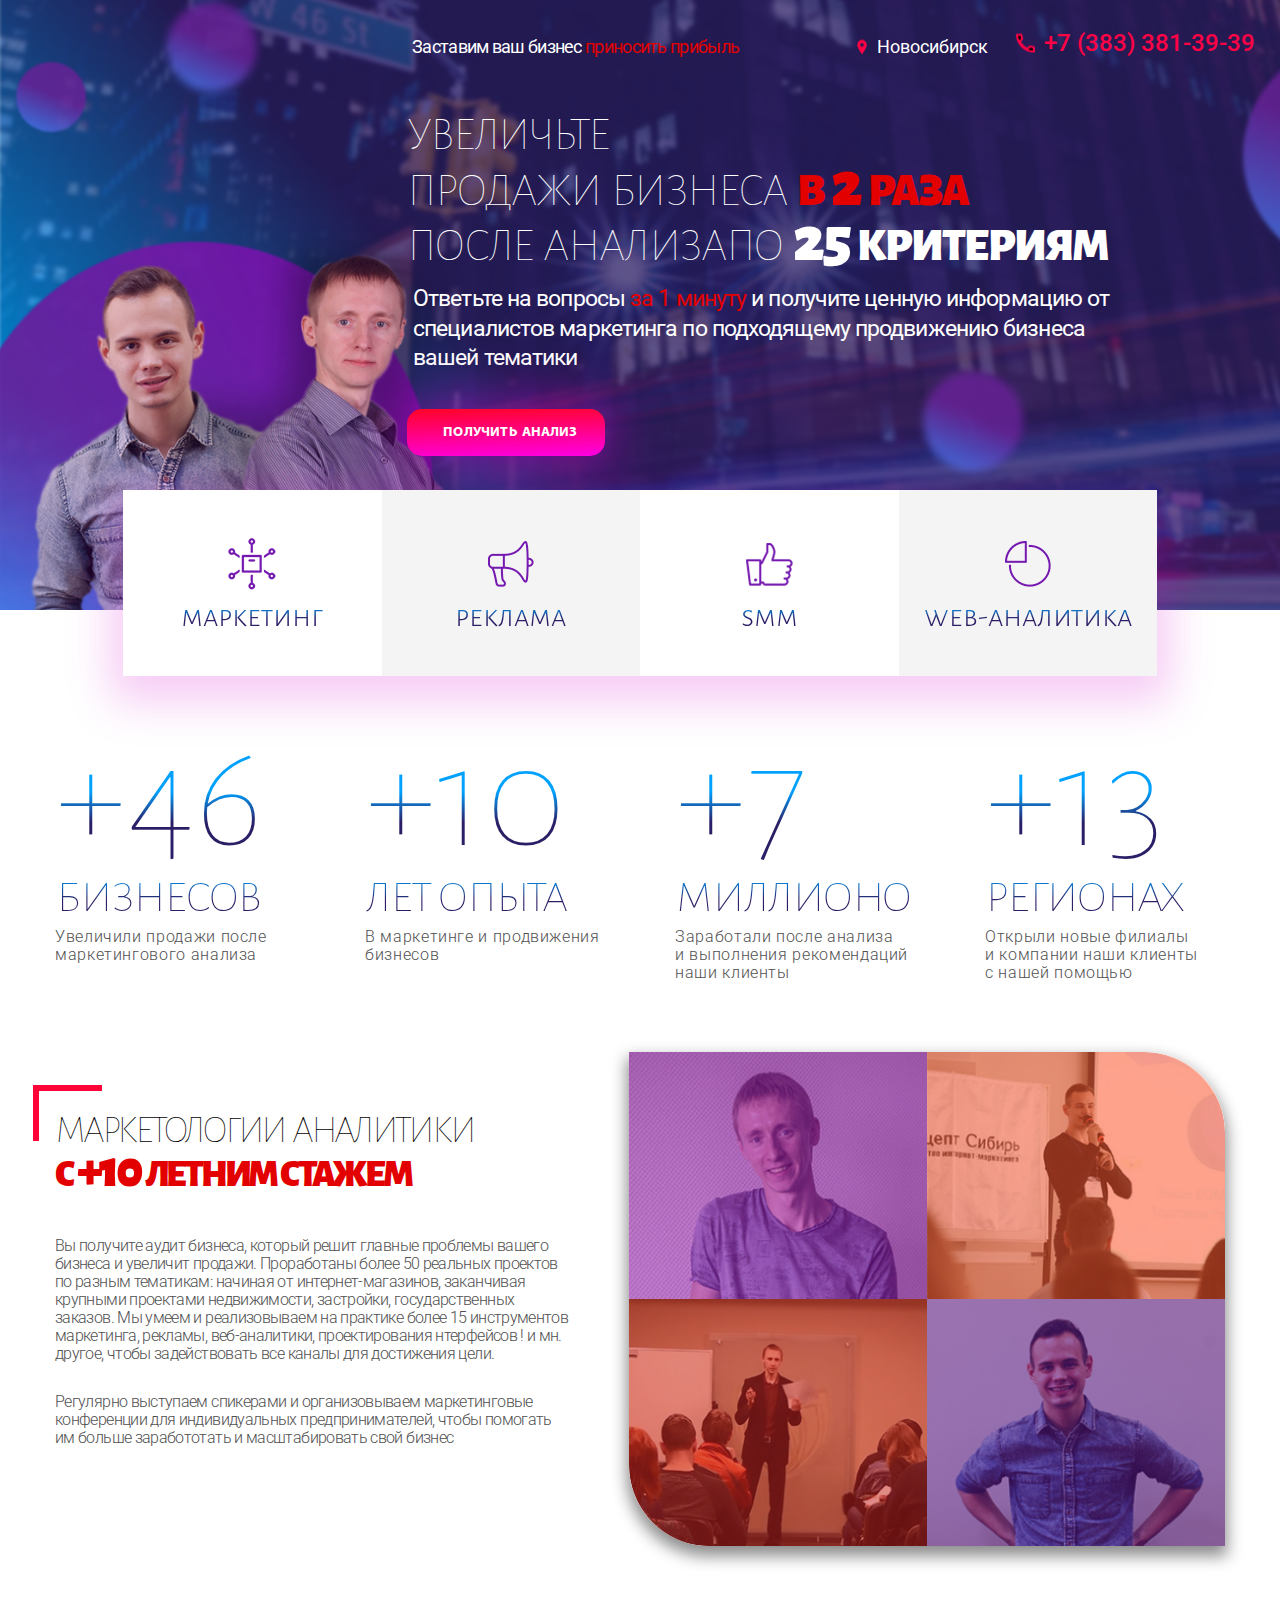
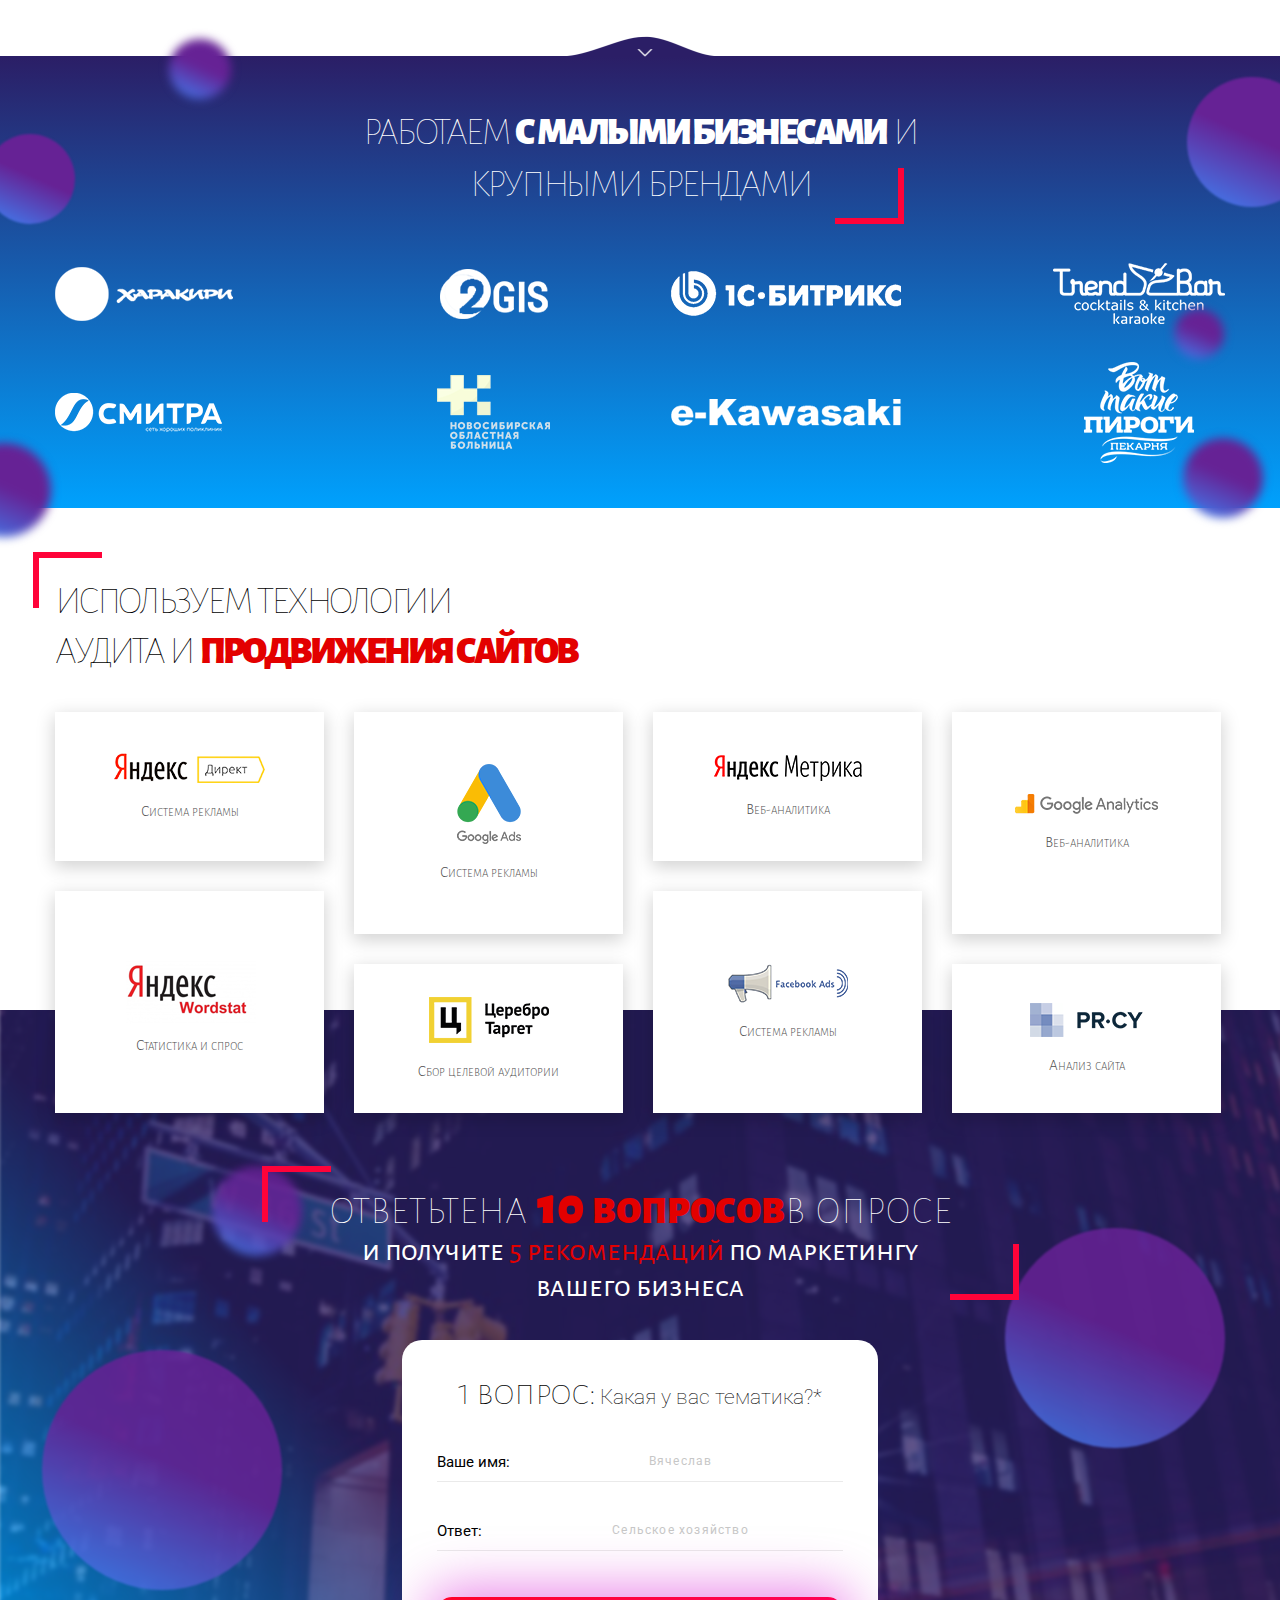
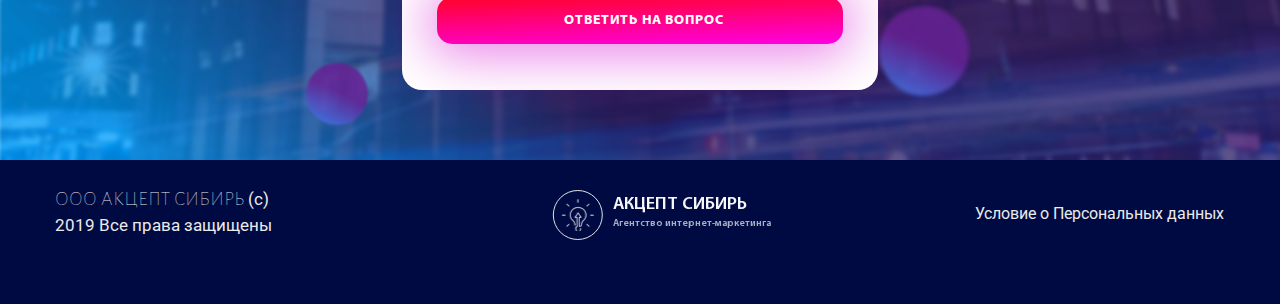
<file: accept/index.html>
<!DOCTYPE html>
<html lang="ru">

<head>
	<meta charset="UTF-8">
	<meta name="viewport" content="width=device-width, initial-scale=1.0">
	<meta http-equiv="X-UA-Compatible" content="ie=edge">
	<title>Document</title>
	<link rel="stylesheet" href="css/normalize.css">
	<link rel="stylesheet" type="text/css" href="http://yui.yahooapis.com/2.9.0/build/reset/reset-min.css">
	<link rel="stylesheet" href="css/sprite.css">
	<link rel="stylesheet" href="css/style.css">
	<link href="https://fonts.googleapis.com/css?family=Roboto:300,400,500,700&amp;subset=cyrillic" rel="stylesheet">
	<link href="https://fonts.googleapis.com/css?family=Alegreya+Sans+SC:100,300,400,500,700&amp;subset=cyrillic" rel="stylesheet">
</head>

<body>
	<img src="img/pp.jpg" alt="" class="pp">
	<header class="header">
		<div class="container">
			<div class="header__main">
				<div class="header__info">Заставим ваш бизнес <span class="text-red">приносить прибыль</span></div>
				<div class="header-contact">
					<div class="header-contact__location">Новосибирск</div>
					<div class="header-contact__phone">+7 (383) 381-39-39</div>
				</div>
			</div>
		</div>
	</header>
	<main class="main">
		<section class="banner">
			<div class="gradinent-bg"></div>
			<div class="container">
				<div class="circle banner__decor-1"></div>
				<div class="circle banner__decor-2"></div>
				<div class="circle banner__decor-3"></div>
				<div class="circle banner__decor-4"></div>
				<div class="banner__main">
					<h1 class="banner__title">увеличьте<br>
						продажи бизнеса <span class="attention text-red">в 2 раза</span><br>
						после анализа<br class="mobile-wrap">по <span class="attention">25 критериям</span></h1>
					<b class="banner__subtitle">Ответьте на вопросы <span class="text-red">за 1 минуту</span> и получите ценную
						информацию от специалистов маркетинга по подходящему продвижению бизнеса<br>вашей тематики</b>
					<b class="banner__subtitle banner__subtitle--mobile">Пройдите интерактивный опрос и получите ценную информацию от
						специалистов маркетинга по подходящему продвижению бизнеса по вашей тематике</b>

					<a href="#" class="main-btn">
						<span>получить анализ</span>
					</a>
				</div>
			</div>

		</section>
		<section class="direction">
			<div class="container">
				<ul class="direction__list">
					<li class="direction__item">
						<div class="direction__icon-wrap">
							<img src="img/marketing.png" alt="маркетинг" class="direction__icon">
						</div>
						<h3 class="direction__title">маркетинг</h3>
					</li>
					<li class="direction__item">
						<div class="direction__icon-wrap">
							<img src="img/ad.png" alt="реклама" class="direction__icon">
						</div>
						<h3 class="direction__title">реклама</h3>
					</li>
					<li class="direction__item">
						<div class="direction__icon-wrap">
							<img src="img/smm.png" alt="SMM" class="direction__icon">
						</div>
						<h3 class="direction__title">smm</h3>
					</li>
					<li class="direction__item">
						<div class="direction__icon-wrap">
							<img src="img/analytics.png" alt="web-аналитика" class="direction__icon">
						</div>
						<h3 class="direction__title">web-аналитика</h3>
					</li>
				</ul>
			</div>
		</section>
		<section class="advantages">
			<div class="container">
				<div class="circle advantages__mobile-decor-1"></div>
				<div class="circle advantages__mobile-decor-2"></div>
				<div class="circle advantages__mobile-decor-3"></div>
				<ul class="advantages__list">
					<li class="advantages__item">
						<div class="advantages__number">+46</div>
						<h3 class="advantages__title">бизнесов</h3>
						<p class="advantages__text">Увеличили продажи после маркетингового анализа </p>
					</li>
					<li class="advantages__item">
						<div class="advantages__number">+10</div>
						<h3 class="advantages__title">лет опыта</h3>
						<p class="advantages__text">В маркетинге и продвижения бизнесов</p>
					</li>
					<li class="advantages__item">
						<div class="advantages__number">+7</div>
						<h3 class="advantages__title">миллионов</h3>
						<p class="advantages__text">Заработали после анализа<br>и выполнения рекомендаций<br>наши клиенты</p>
					</li>
					<li class="advantages__item">
						<div class="advantages__number">+13</div>
						<h3 class="advantages__title">регионах</h3>
						<p class="advantages__text">Открыли новые филиалы<br>и компании наши клиенты<br>с нашей помощью</p>
					</li>
				</ul>
			</div>
		</section>
		<section class="about">
			<div class="container">
				<div class="about__info">
					<h2 class="section-title about__title">маркетологи<br class="mobile-wrap">и аналитики <span class="text-red attention">с
							+10 летним стажем</span></h2>
					<p class="about__text">Вы получите аудит бизнеса, который решит главные проблемы вашего бизнеса и увеличит
						продажи. Проработаны более 50 реальных проектов по разным тематикам: начиная от интернет-магазинов, заканчивая
						крупными проектами недвижимости, застройки, государственных заказов. Мы умеем и реализовываем на практике более
						15 инструментов маркетинга, рекламы, веб-аналитики, проектирования нтерфейсов ! и мн. другое, чтобы задействовать
						все каналы для достижения цели.</p>
					<p class="about__text">Регулярно выступаем спикерами и организовываем маркетинговые конференции для индивидуальных
						предпринимателей, чтобы помогать им больше заработотать и масштабировать свой бизнес</p>
				</div>
				<div class="about__view">
					<ul>
						<li class="about__img-wrap">
							<img src="img/Stas-up-left.jpg" alt="" class="about__img">
						</li>
						<li class="about__img-wrap about__mobile-hide">
							<img src="img/Oleg-up-right.png" alt="" class="about__img">
						</li>
						<li class="about__img-wrap about__mobile-hide">
							<img src="img/Stas-down-left.png" alt="" class="about__img">
						</li>
						<li class="about__img-wrap">
							<img src="img/Oleg-down-right.jpg" alt="" class="about__img">
						</li>
					</ul>
				</div>
			</div>
		</section>
		<section class="partners" id="partners">
			<a href="#partners" class="partners__scroll"><img src="img/decor-scroll.png" alt=""></a>
			
			<div class="partners__decor">
					<div class="container">
						<div class="circle partners__decor-1"></div>
						<div class="circle partners__decor-2"></div>
						<div class="circle partners__decor-3"></div>
						<div class="circle partners__decor-4"></div>
						<div class="circle partners__decor-5"></div>
						<div class="circle partners__decor-6"></div>
					</div>
				</div>
			<div class="container">
				<h2 class="section-title partners__title">работаем<br class="mobile-wrap"> <span class="attention">с малыми
						бизнесами</span>
					и крупными брендами</h2>
				<ul class="partners__list">
					<li class="partners__item">
						<i class="icon icon-xarakiri"></i>
					</li>
					<li class="partners__item">
						<i class="icon icon-2gis"></i>
					</li>

					<li class="partners__item">
						<i class="icon icon-1c"></i>
					</li>
					<li class="partners__item">
						<i class="icon icon-trend"></i>
					</li>
					<li class="partners__item">
						<i class="icon icon-smitra"></i>
					</li>
					<li class="partners__item">
						<i class="icon icon-med"></i>
					</li>
					<li class="partners__item">
						<i class="icon icon-kawasaki"></i>
					</li>
					<li class="partners__item">
						<i class="icon icon-pc"></i>
					</li>
				</ul>
			</div>
		</section>
		<section class="technology">
			<div class="container">
				<h2 class="section-title technology__title">используем технологии<br>
					аудита и <span class="attention text-red">продвижения сайтов</span></h2>

				<ul class="technology__list">
					<li class="technology__item technology__item--direct">
						<i class="icon icon-ya-direct"></i>
						<h4 class="technology__name">Система рекламы</h4>
					</li>
					<li class="technology__item technology__item--google-abs">
						<i class="icon icon-google-abs"></i>
						<h4 class="technology__name">Система рекламы</h4>
					</li>
					<li class="technology__item technology__item--metrika">
						<i class="icon icon-ya-metrika"></i>
						<h4 class="technology__name">Веб-аналитика</h4>
					</li>
					<li class="technology__item technology__item--google-analytics">
						<i class="icon icon-google-analytics"></i>
						<h4 class="technology__name">Веб-аналитика</h4>
					</li>
					<li class="technology__item technology__item--wordstat">
						<i class="icon icon-wordstat"></i>
						<h4 class="technology__name technology__name--margin-none">Статистика и спрос</h4>
					</li>
					<li class="technology__item technology__item--cerebro">
						<i class="icon icon-cerebro-target"></i>
						<h4 class="technology__name">Cбор целевой аудитории</h4>
					</li>
					<li class="technology__item technology__item--facebook-ads">
						<i class="icon icon-facebook-ads"></i>
						<h4 class="technology__name">Система рекламы</h4>
					</li>
					<li class="technology__item technology__item--pr-cy">
						<i class="icon icon-pr-cy"></i>
						<h4 class="technology__name">Анализ сайта</h4>
					</li>
				</ul>
				<div class="technology__mobile-column">
					<ul class="technology__mobile-left"></ul>
					<ul class="technology__mobile-right"></ul>
				</div>
			</div>

		</section>
		<section class="quiz-section">
				<div class="gradinent-bg"></div>
				<div class="container">
					
					<div class="circle quiz-section__decor-1"></div>
					<div class="circle quiz-section__decor-2"></div>
					<div class="circle quiz-section__decor-3"></div>
					<div class="circle quiz-section__decor-4"></div>
					<div class="circle quiz-section__decor-5"></div>

					<h2 class="section-title quiz-section__title">ответьте<br class="mobile-wrap">на <span class="attention text-red">10 вопросов</span><br class="mobile-wrap">в опросе<br>
						<span class="quiz-section__title--info">и получите <span class="text-red">5 рекомендаций</span> по маркетингу<br>
						вашего бизнеса</span></h2>

					<div class="quiz">
						<header class="quiz__header">
								<span class="quiz__question-title">1 вопрос:</span>
								<span class="quiz__question">Какая у вас тематика?*</span>
						</header>
						<ul class="quiz__list">
							<li class="quiz__row-inp">
								<span class="quiz__answer-name">Ваше имя:</span>
								<input type="text" class="quiz__input" placeholder="Вячеслав">
							</li>
							<li class="quiz__row-inp">
									<span class="quiz__answer-name">Ответ:</span>
									<input type="text" class="quiz__input" placeholder="Сельское хозяйство">
								</li>
						</ul>

						<a href="#" class="main-btn quiz__next"><span>ответить на вопрос</span></a>
					</div>
				</div>
		</section>
	</main>
	<footer class="footer">
		<div class="container">
			<div class="footer__copyright">
				<span class="footer__company-name">ооо акцепт сибирь</span> (с) 2019
				Все права защищены
			</div>
			<a href="#" class="footer-logo">
				<div class="footer-logo__icon">
					<img src="img/footerLogo.png" width="32" height="32" alt="">
				</div>
				<div class="footer-logo__box">
					<div class="footer-logo__name">АКЦЕПТ СИБИРЬ</div>
					<span class="footer-logo__info">Агентство интернет-маркетинга</span>
				</div>
			</a>
			<a href="#" class="footer__policy">Условие о Персональных данных</a>
		</div>
	</footer>
	<script src="https://code.jquery.com/jquery-3.3.1.min.js" integrity="sha256-FgpCb/KJQlLNfOu91ta32o/NMZxltwRo8QtmkMRdAu8="
	 crossorigin="anonymous"></script>
	<script src="js/masonry.pkgd.min.js"></script>
	<script src="js/index.js"></script>
</body>

</html>
</file>
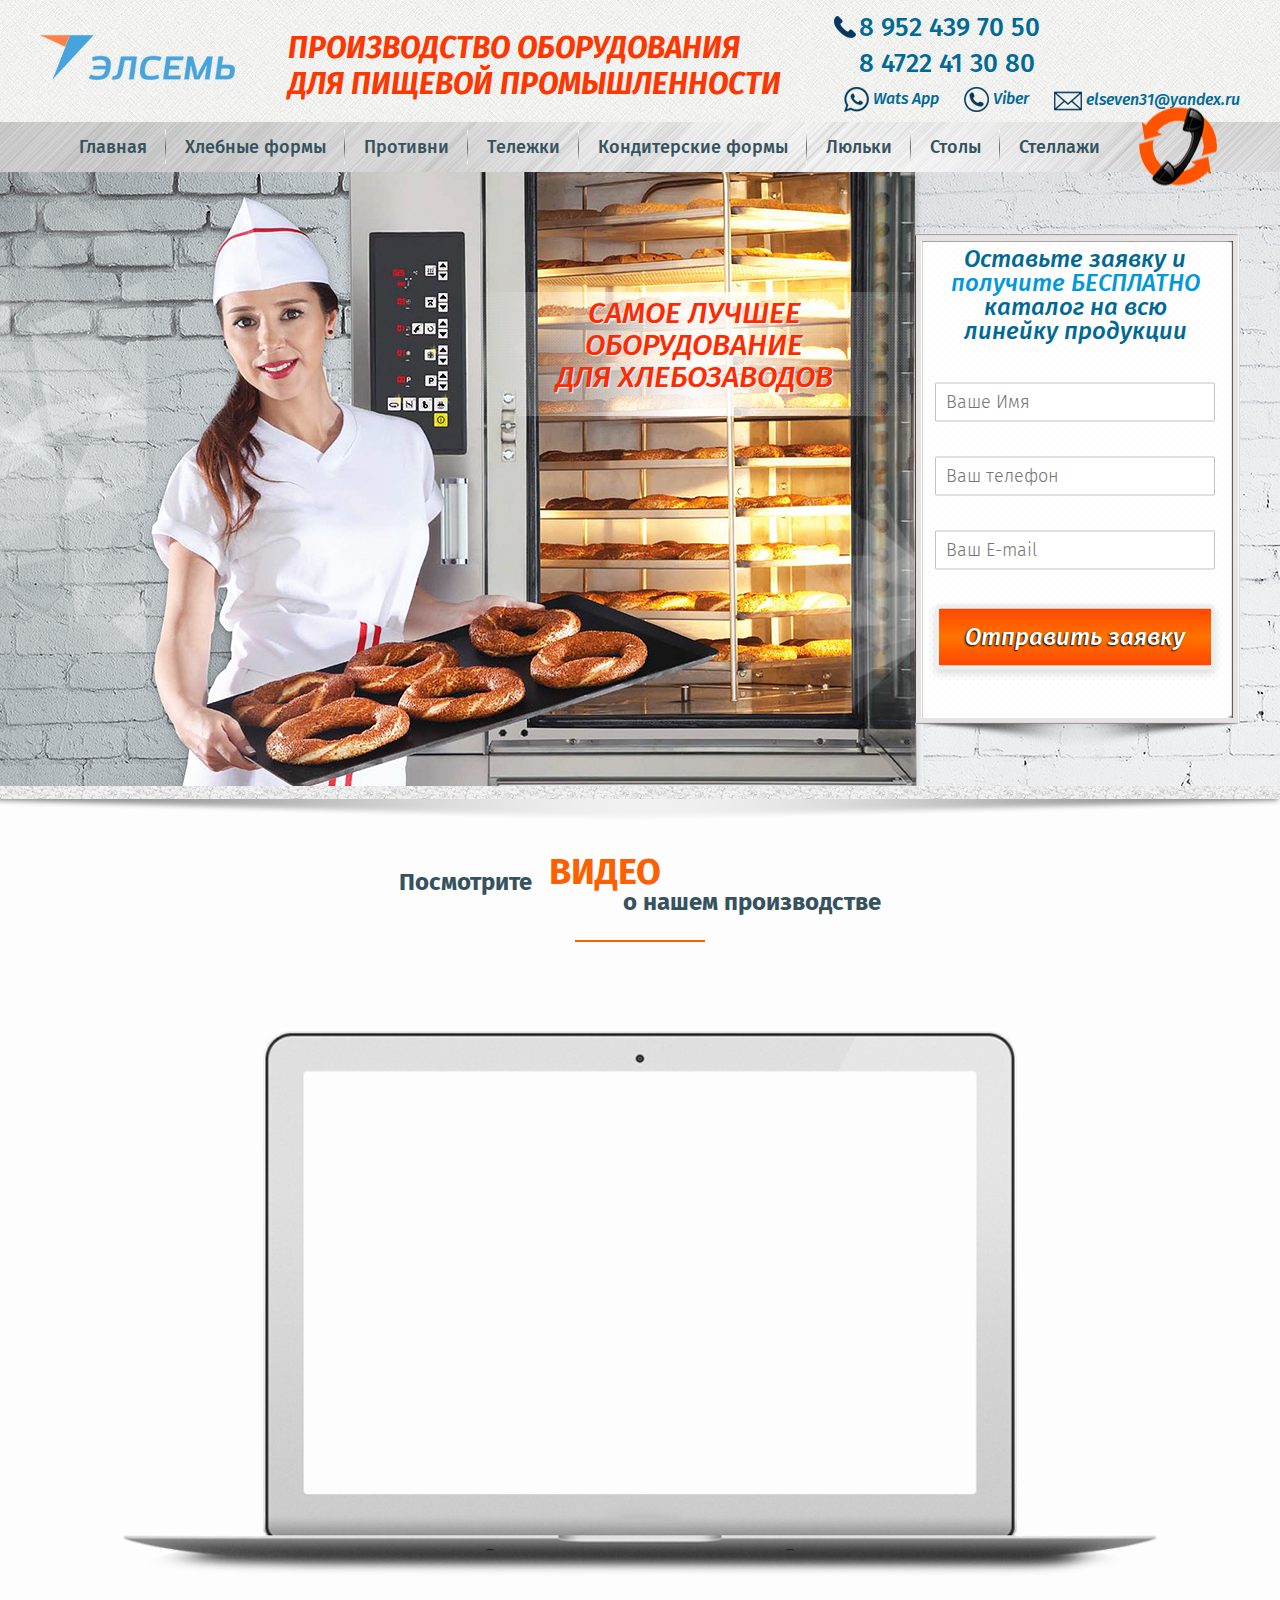
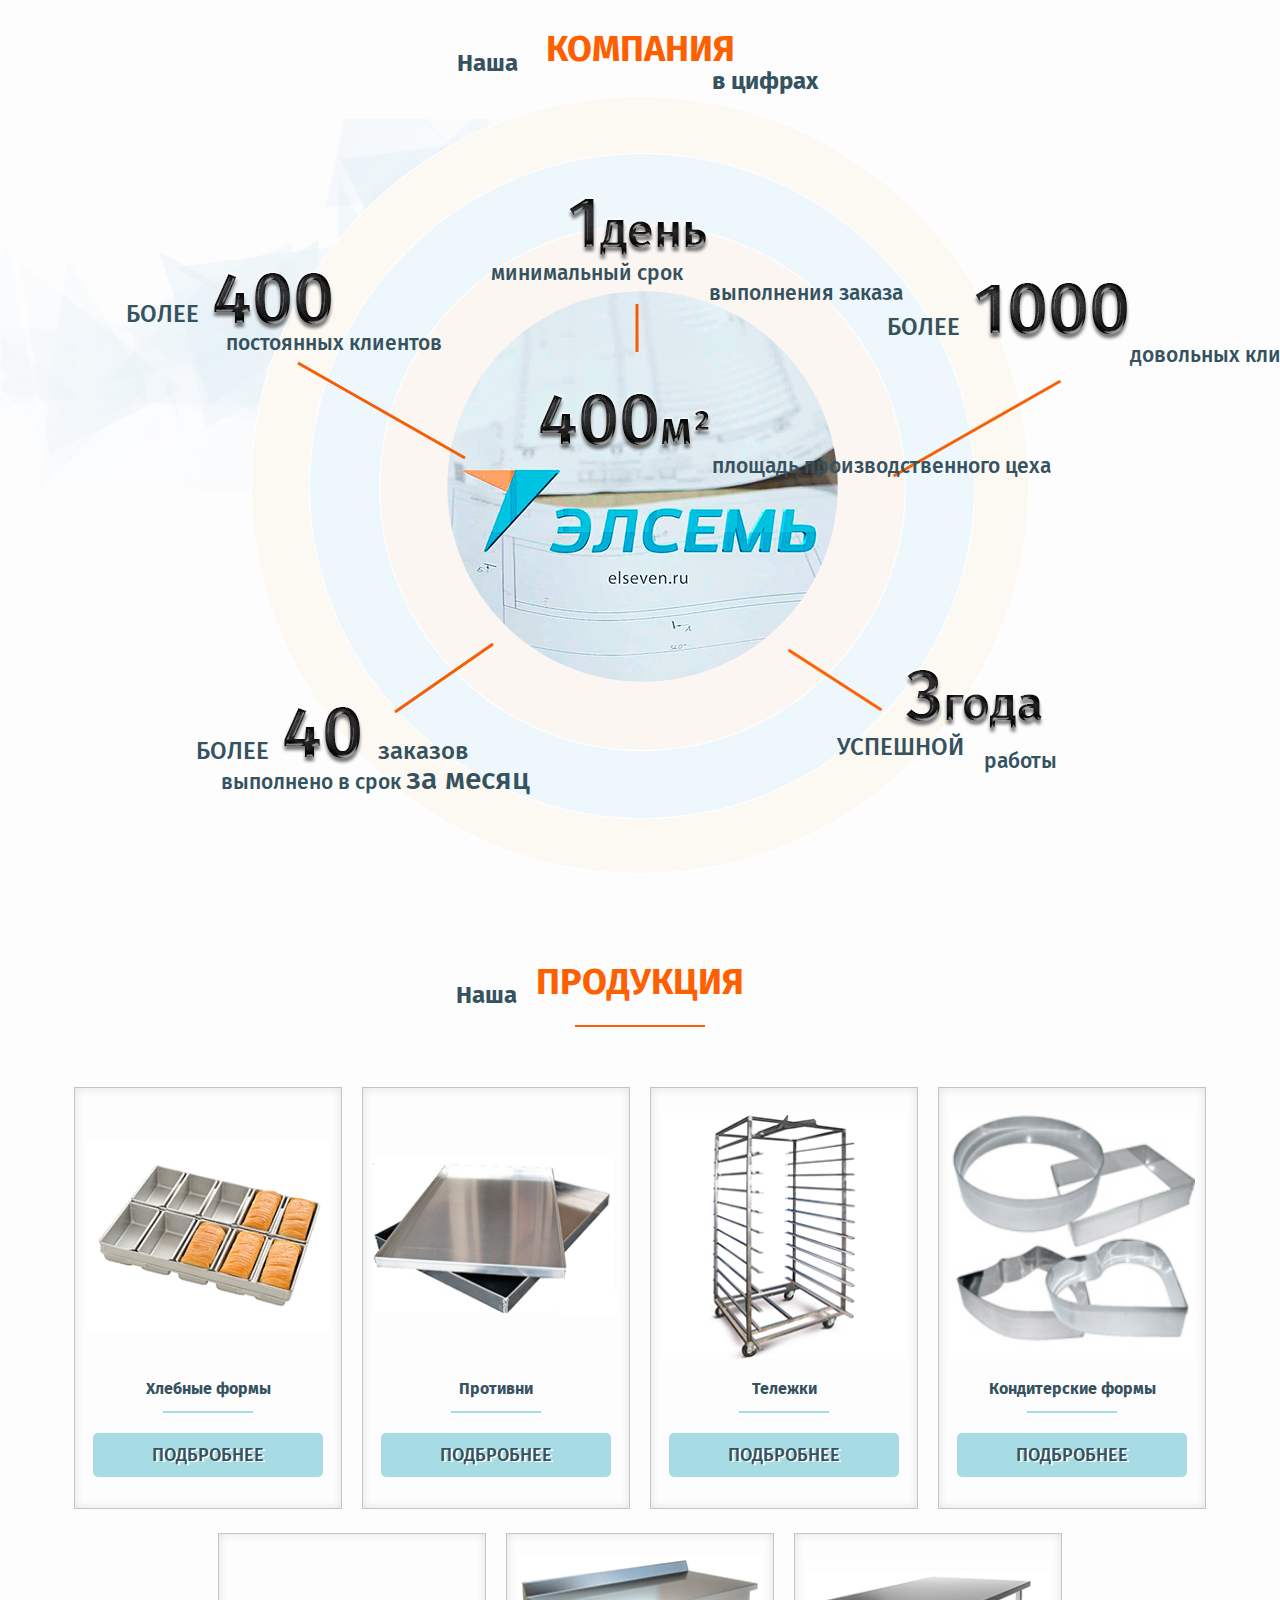
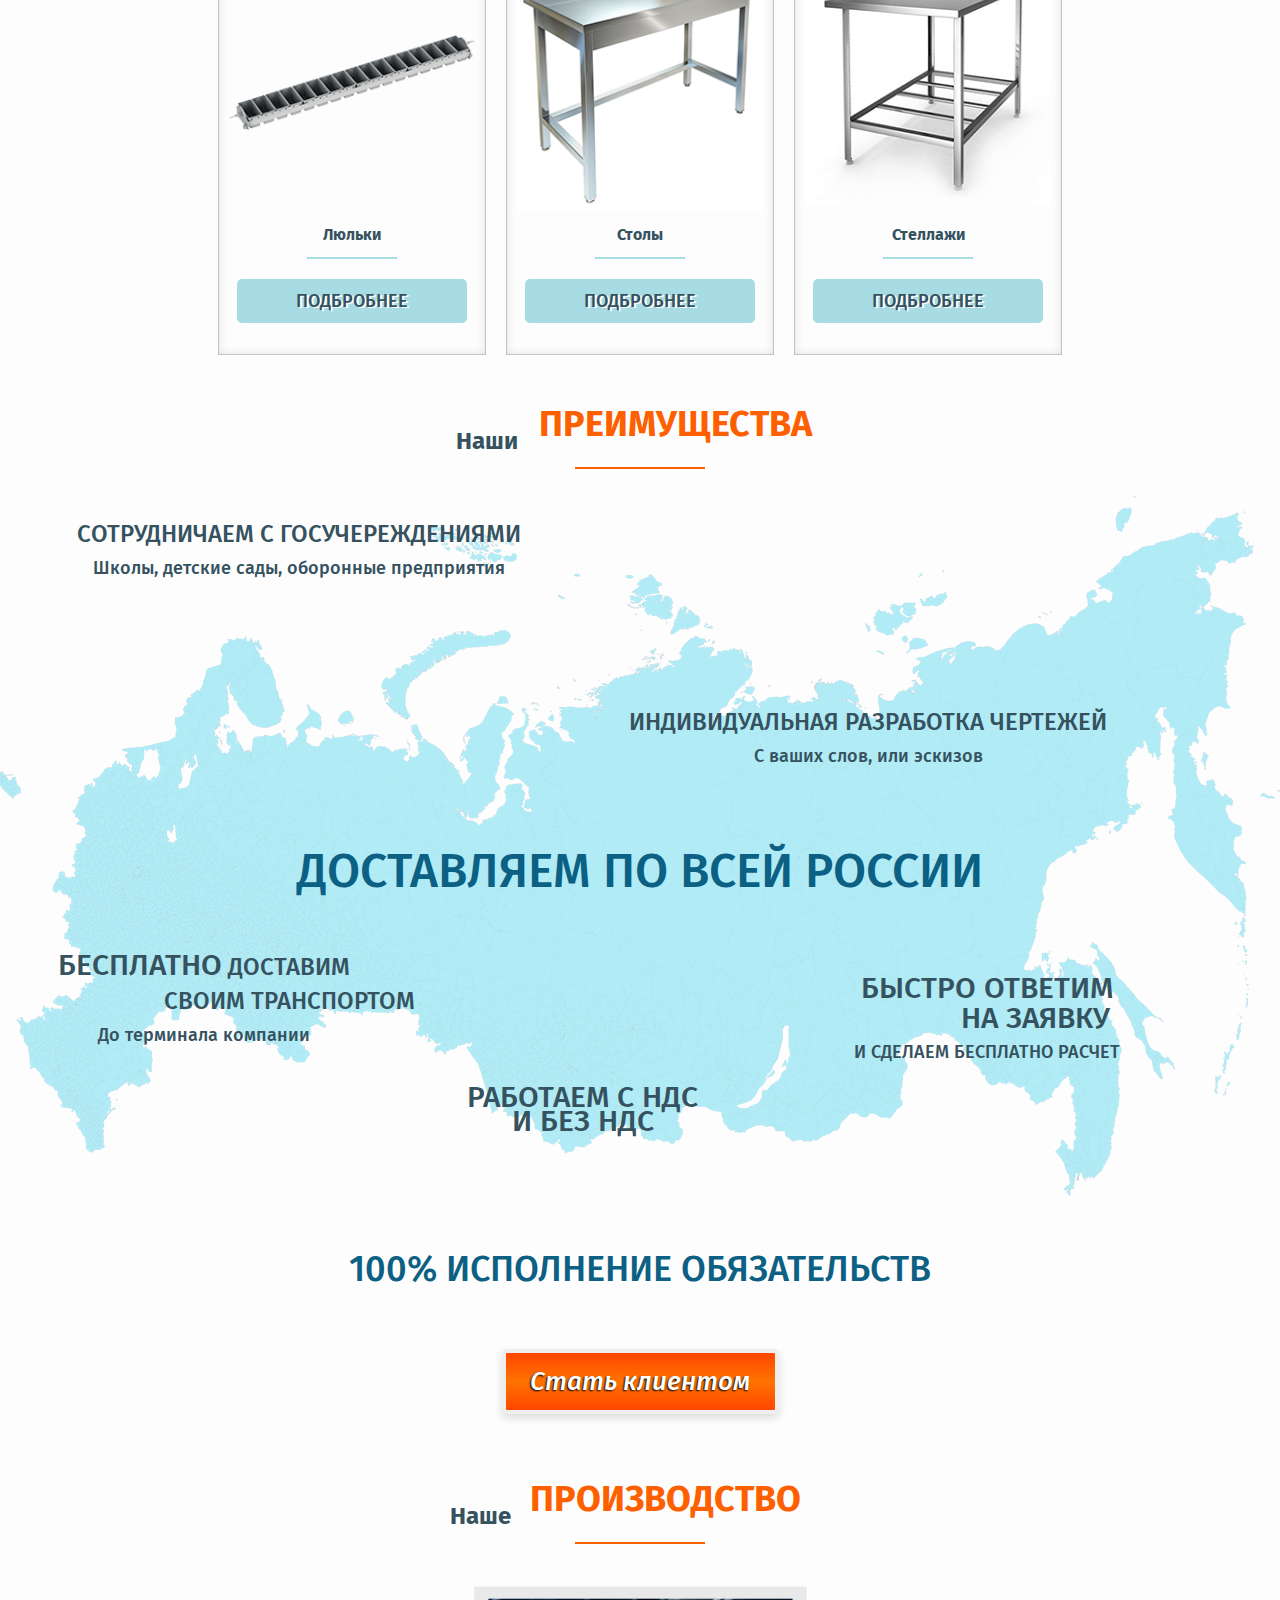
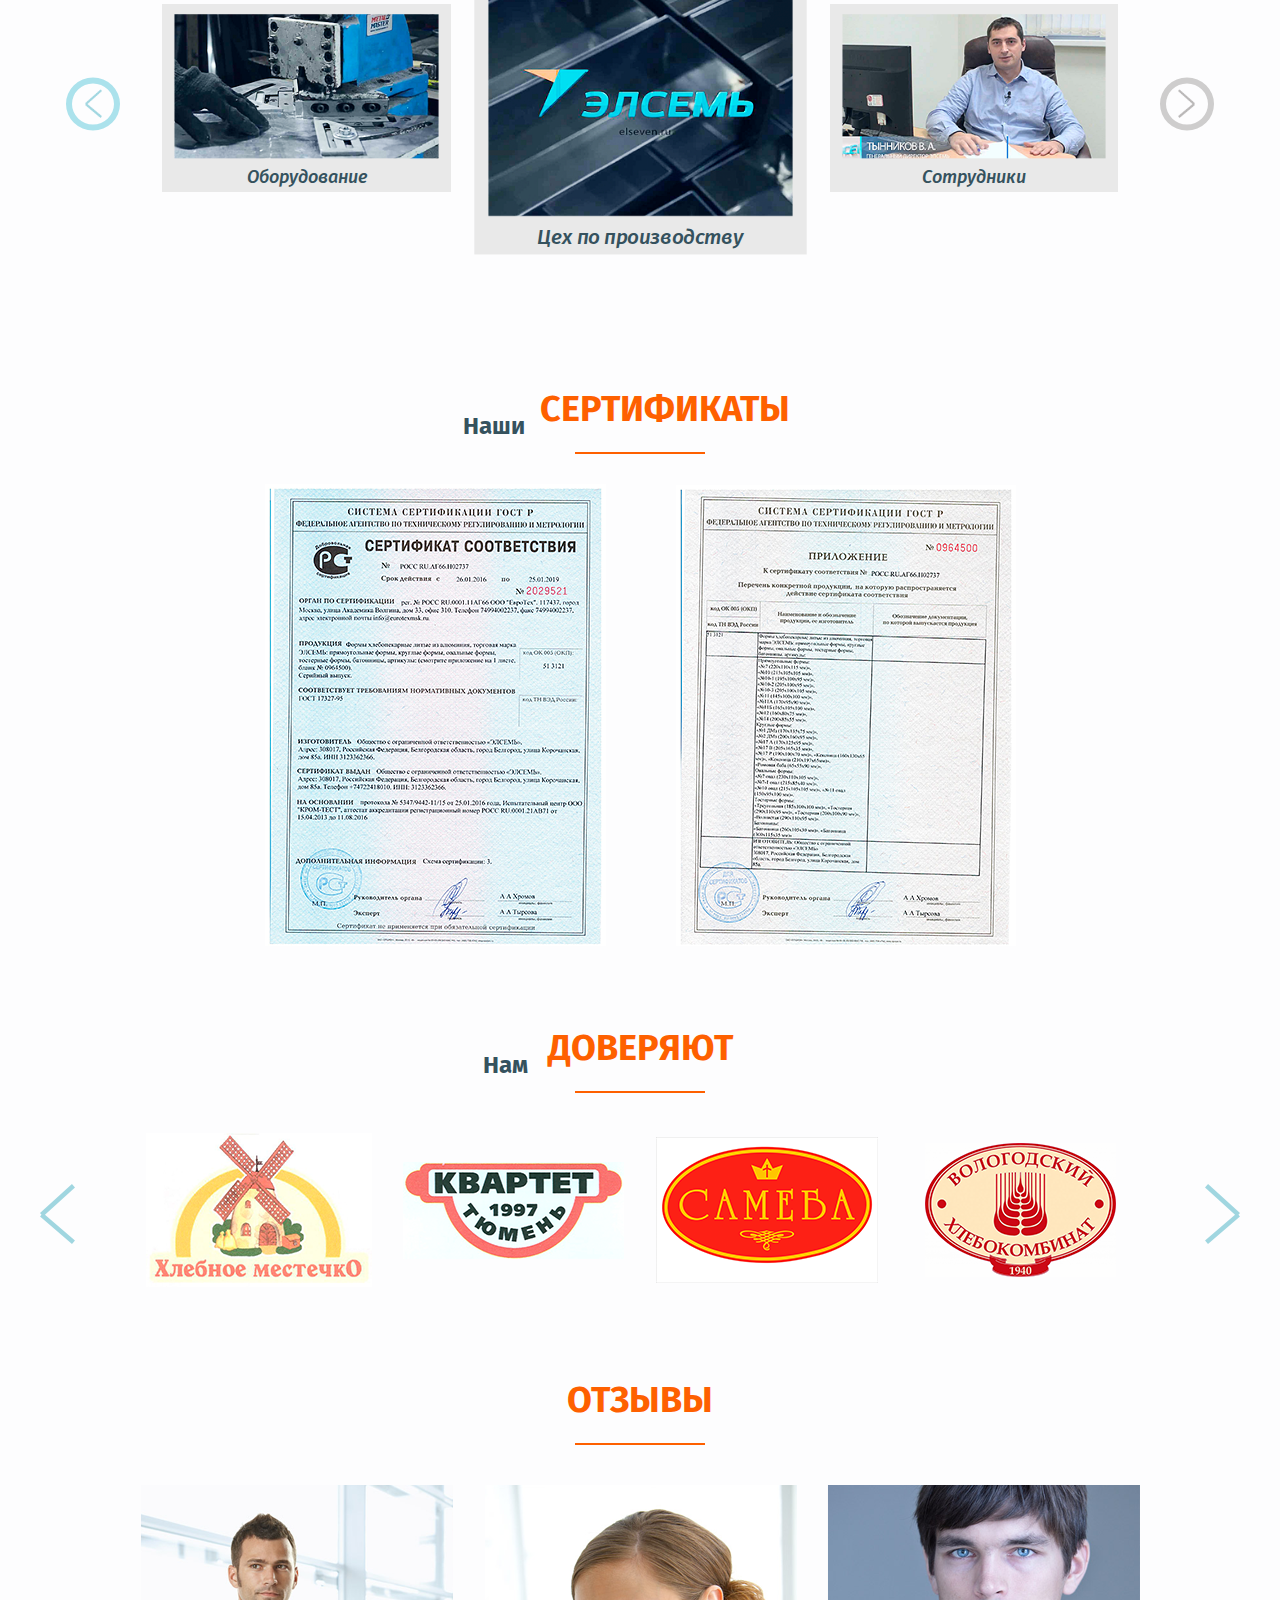
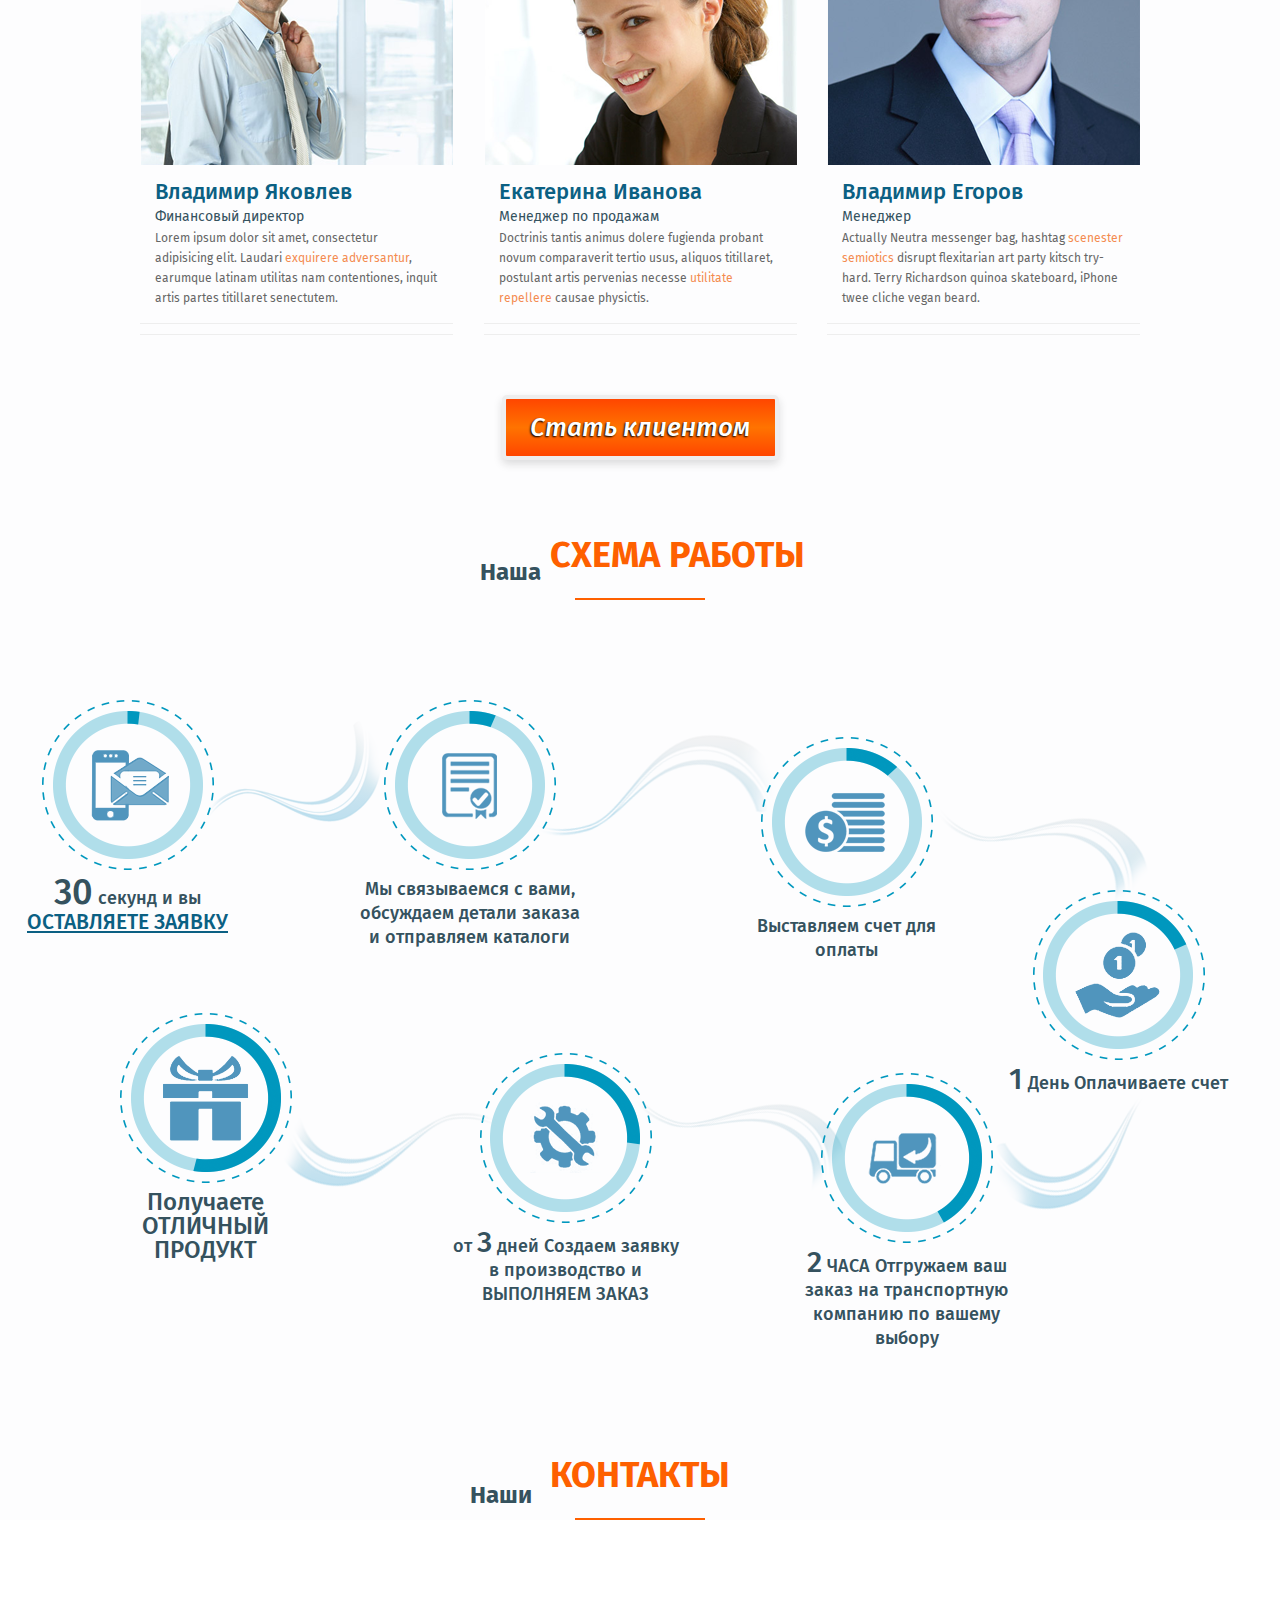
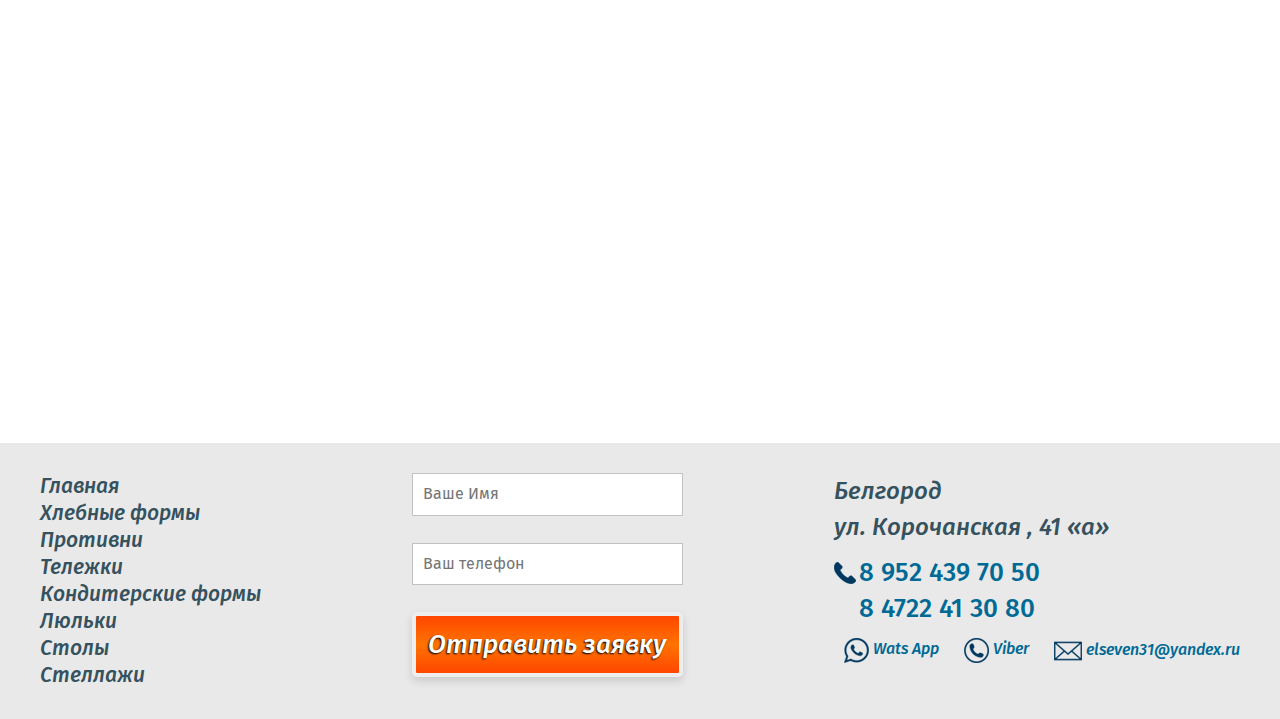
<file: elsem/index.html>
<!DOCTYPE html>
<html lang="en">
<head>
   <meta charset="UTF-8">
   <meta name="viewport" content="width=device-width, initial-scale=1.0">
   <meta http-equiv="X-UA-Compatible" content="ie=edge">
   <title>ELSEVEN - Главная</title>
   <link href="https://fonts.googleapis.com/css?family=Fira+Sans:300,300i,400,400i,500,500i,600,600i,700,700i,800,800i,900,900i" rel="stylesheet">
   <link rel="stylesheet" href="https://use.fontawesome.com/releases/v5.5.0/css/all.css" integrity="sha384-B4dIYHKNBt8Bc12p+WXckhzcICo0wtJAoU8YZTY5qE0Id1GSseTk6S+L3BlXeVIU" crossorigin="anonymous">
   <link rel="stylesheet" href="css/owl.carousel.min.css">
   <link rel="stylesheet" href="css/owl.theme.default.min.css">
   <link rel="stylesheet" href="css/normalize.css">
   <link rel="stylesheet" href="css/main.css">
</head>
<body>

   <!-- <img src="ELSEM_GL.jpg" class="pp" alt=""> -->
   <header class="header">
      <div class="header__top-bar">
         <div class="header__inner">
            <a href="#" class="header__logo">
               <img src="img/logo.png" alt="Логотип">
            </a>

            <h1 class="heading-primary">Производство оборудования<br>для пищевой промышленности</h1>
            <div class="header__info-box info-box">
               <div class="info-box__number-box">
                  <span class="info-box__number">8 952 439 70 50</span>
                  <span class="info-box__number">8 4722 41 30 80</span>
               </div>
               <div class="header__social-box">
                  <ul class="header-social-list">
                     <li class="header-social-list__item">
                        <a href="#" class="header-social-list__link">
                           <img src="img/watsapp.png" alt="Ватсап">Wats App
                        </a>
                     </li>
                     <li class="header-social-list__item">
                        <a href="#" class="header-social-list__link">
                           <img src="img/viber.png" alt="Вайбер">Viber
                        </a>
                     </li>
                     <li class="header-social-list__item">
                        <a href="#" class="header-social-list__link">
                           <img src="img/mail.png" alt="Почта">elseven31@yandex.ru
                        </a>
                     </li>
                  </ul>
               </div>
            </div>
         </div>
         <div class="header__humb"></div>
      </div>
      <nav class="header__nav">
         <div class="header__inner">
            <ul class="header-nav-list">
               <li class="header-nav-list__item">
                  <a href="#" class="header-nav-list__link">Главная</a>
               </li>
               <li class="header-nav-list__item">
                  <a href="#" class="header-nav-list__link">Хлебные формы</a>
               </li>
               <li class="header-nav-list__item">
                  <a href="#" class="header-nav-list__link">Противни</a>
               </li>
               <li class="header-nav-list__item">
                  <a href="#" class="header-nav-list__link">Тележки</a>
               </li>
               <li class="header-nav-list__item">
                  <a href="#" class="header-nav-list__link">Кондитерские формы</a>
               </li>
               <li class="header-nav-list__item">
                  <a href="#" class="header-nav-list__link">Люльки</a>
               </li>
               <li class="header-nav-list__item">
                  <a href="#" class="header-nav-list__link">Столы</a>
               </li>
               <li class="header-nav-list__item">
                  <a href="#" class="header-nav-list__link">Стеллажи</a>
               </li>
            </ul>
            <img src="img/obrat.png" class="header__obrat">
         </div>
      </nav>
      <div class="header__hamb">
        <div class="bar1"></div>
        <div class="bar2"></div>
        <div class="bar3"></div>
      </div>
      <div class="mobile-nav">
         <img src="img/logo.png" class="mobile-nav__logo" alt="">
         <div class="mobile-nav__scroll">
            <ul class="mobile-nav__list">
               <li class="mobile-nav__item">
                  <a href="#" class="mobile-nav__link">Главная</a>
               </li>
               <li class="mobile-nav__item">
                  <a href="#" class="mobile-nav__link">Хлебные формы</a>
               </li>
               <li class="mobile-nav__item">
                  <a href="#" class="mobile-nav__link">Противни</a>
               </li>
               <li class="mobile-nav__item">
                  <a href="#" class="mobile-nav__link">Тележки</a>
               </li>
               <li class="mobile-nav__item">
                  <a href="#" class="mobile-nav__link">Кондитерские формы</a>
               </li>
               <li class="mobile-nav__item">
                  <a href="#" class="mobile-nav__link">Люльки</a>
               </li>
               <li class="mobile-nav__item">
                  <a href="#" class="mobile-nav__link">Столы</a>
               </li>
               <li class="mobile-nav__item">
                  <a href="#" class="mobile-nav__link">Стеллажи</a>
               </li>
               <li class="mobile-nav__item">
                  <a href="#" class="mobile-nav__link mobile-nav__link--call">Заказать обратный звонок</a>
               </li>
            </ul>
            <div class="info-box">
               <div class="info-box__number-box">
                  <span class="info-box__number">8 952 439 70 50</span>
                  <span class="info-box__number">8 4722 41 30 80</span>
               </div>
               <div class="header__social-box">
                  <ul class="header-social-list">
                     <li class="header-social-list__item">
                        <a href="#" class="header-social-list__link">
                           <img src="img/watsapp.png" alt="Ватсап">Wats App
                        </a>
                     </li>
                     <li class="header-social-list__item">
                        <a href="#" class="header-social-list__link">
                           <img src="img/viber.png" alt="Вайбер">Viber
                        </a>
                     </li>
                     <li class="header-social-list__item">
                        <a href="#" class="header-social-list__link">
                           <img src="img/mail.png" alt="Почта">elseven31@yandex.ru
                        </a>
                     </li>
                  </ul>
               </div>
            </div>
         </div>
      </div>
   </header>

   <main class="main">
      <div class="main-banner">
         <div class="main-banner__inner">
            <div class="main-banner__heading-box">
               <h2 class="main-banner__heading">самое лучшее оборудование<br>для хлебозаводов</h2>
            </div>
            <div class="main-banner__box-form">
               <span class="main-banner__request">Оставьте заявку и <span class="main-banner__request--free">получите БЕСПЛАТНО</span> каталог на всю линейку продукции</span>
               <form action="#" class="main-banner__form">
                  <input type="text" placeholder="Ваше Имя">
                  <input type="tel" placeholder="Ваш телефон">
                  <input type="email" placeholder="Ваш E-mail">
                  <button class="main-banner__btn btn">Отправить заявку</button>
               </form>
            </div>
         </div>
      </div>
      <div class="decor-bot"></div>

      <section class="video">
         <div class="section-heading-box">
            <h2 class="section-heading-box__heading">Видео</h2>
         </div>
         <div class="qwqw1">
             <div class="qwqw2">
                <iframe width="560" height="315" src="https://www.youtube.com/embed/VwwjGeQwL2I" frameborder="0" allow="accelerometer; autoplay; encrypted-media; gyroscope; picture-in-picture" allowfullscreen></iframe>
            </div>
         </div>
      </section>

      <section class="our-company">
         <div class="section-heading-box">
            <h2 class="section-heading-box__heading">КОМПАНИЯ</h2>
         </div>
         <div class="our-company__inner">
            <div class="our-company__item">
               <span class="our-company__first-line">БОЛЕЕ</span>
               <img src="img/400.png" class="our-company__img" alt="">
               <span class="our-company__last">постоянных клиентов</span>
            </div>


            <div class="our-company__item">
               <img src="img/1День.png" alt="" class="our-company__img">
               <span class="our-company__first-line">минимальный срок</span>
               <span class="our-company__last">выполнения заказа</span>
            </div>


            <div class="our-company__item">
               <span class="our-company__first-line">более</span>
               <img src="img/1000.png" alt="" class="our-company__img">
               <span class="our-company__last">довольных клиентов</span>
            </div>


            <div class="our-company__item">
               <img src="img/400м2.png" alt="" class="our-company__img">
               <span class="our-company__first-line">площадь производственного цеха</span>
            </div>

            <div class="our-company__item">
               <span class="our-company__first-line">Более</span>
               <img src="img/40.png" alt="" class="our-company__img">
               <span class="our-company__add">заказов</span>
               <span class="our-company__last">выполнено в срок <span style="font-size: 30px">за месяц</span></span>
            </div>

            <div class="our-company__item">
               <img src="img/3года.png" alt="" class="our-company__img">
               <span class="our-company__first-line">УСПЕШНОЙ</span>
               <span class="our-company__last">работы</span>
            </div>
         </div>
         <img src="img/4-layers.png" alt="" class="our-company__bg">
      </section>

      <section class="products">
         <div class="section-heading-box">
            <h2 class="section-heading-box__heading">ПРОДУКЦИЯ</h2>
         </div>
         <div class="products__inner">
            <ul class="products__list">
               <li class="products__item">
                  <div class="products__wrap-img">
                     <img src="img/product-1.png" class="products__img" alt="">
                  </div>

                  <div class="products__info">
                     <h4 class="products__name">Хлебные формы</h4>
                     <a href="#" class="products__link">Подбробнее</a>
                  </div>
               </li>
               <li class="products__item">
                  <div class="products__wrap-img">
                     <img src="img/product-2.png" class="products__img" alt="">
                  </div>

                  <div class="products__info">
                     <h4 class="products__name">Противни</h4>
                     <a href="#" class="products__link">Подбробнее</a>
                  </div>
               </li>
               <li class="products__item">
                  <div class="products__wrap-img">
                     <img src="img/product-3.png" class="products__img" alt="">
                  </div>

                  <div class="products__info">
                     <h4 class="products__name">Тележки</h4>
                     <a href="#" class="products__link">Подбробнее</a>
                  </div>
               </li>
               <li class="products__item">
                  <div class="products__wrap-img">
                     <img src="img/product-4.png" class="products__img" alt="">
                  </div>

                  <div class="products__info">
                     <h4 class="products__name">Кондитерские формы</h4>
                     <a href="#" class="products__link">Подбробнее</a>
                  </div>
               </li>
               <li class="products__item">
                  <div class="products__wrap-img">
                     <img src="img/product-5.png" class="products__img" alt="">
                  </div>

                  <div class="products__info">
                     <h4 class="products__name">Люльки</h4>
                     <a href="#" class="products__link">Подбробнее</a>
                  </div>
               </li>
               <li class="products__item">
                  <div class="products__wrap-img">
                     <img src="img/product-6.png" class="products__img" alt="">
                  </div>

                  <div class="products__info">
                     <h4 class="products__name">Столы</h4>
                     <a href="#" class="products__link">Подбробнее</a>
                  </div>
               </li>
               <li class="products__item">
                  <div class="products__wrap-img">
                     <img src="img/product-7.png" class="products__img" alt="">
                  </div>

                  <div class="products__info">
                     <h4 class="products__name">Стеллажи</h4>
                     <a href="#" class="products__link">Подбробнее</a>
                  </div>
               </li>
            </ul>
         </div>
      </section>

      <section class="advantage">
         <div class="section-heading-box">
            <h2 class="section-heading-box__heading">ПРЕИМУЩЕСТВА</h2>
         </div>
         <div class="advantage__box">
            <span class="advantage__sub-t">ДОСТАВЛЯЕМ ПО ВСЕЙ РОССИИ</span>
            <div class="advantage__item">
               <span class="advantage__bold">СОТРУДНИЧАЕМ С ГОСУЧЕРЕЖДЕНИЯМИ</span>
               <span class="advantage__line">Школы, детские сады, оборонные предприятия<span>
            </div>

            <div class="advantage__item">
               <span class="advantage__bold">ИНДИВИДУАЛЬНАЯ РАЗРАБОТКА ЧЕРТЕЖЕЙ</span>
               <span class="advantage__line">С ваших слов, или эскизов</span>
            </div>

            <div class="advantage__item">
               <span class="advantage__bold"><span style="font-size: 30px">БЕСПЛАТНО</span> ДОСТАВИМ</span>
               <span class="advantage__bold-add">СВОИМ ТРАНСПОРТОМ</span>
               <span class="advantage__line">До терминала компании</span>
            </div>

            <div class="advantage__item">
            <span class="advantage__bold">РАБОТАЕМ С НДС<br>
             И БЕЗ НДС</span>
            </div>

          <div class="advantage__item">
             <span class="advantage__bold">
             БЫСТРО ОТВЕТИМ<br> <span class="advantage__bold-add">НА ЗАЯВКУ</span><span class="advantage__bold">
            <span class="advantage__line">И сделаем БЕСПЛАТНО расчет</span>
          </div>
         </div>
         <span class="advantage__bot-title">100% ИСПОЛНЕНИЕ ОБЯЗАТЕЛЬСТВ</span>
         <button class="feedback__become-client btn">Стать клиентом</button>
      </section>

      <section class="production">
         <div class="section-heading-box">
            <h2 class="section-heading-box__heading">ПРОИЗВОДСТВО</h2>
         </div>
         <div class="production__inner">
            <ul class="production__list  owl-carousel owl-three">
               <li class="production__item">
                  <img src="img/item-cen.png" alt="" class="production__img">
                  <span class="production__name">Цех по производству</span>
               </li>
               <li class="production__item">
                  <img src="img/item-3.png" alt="" class="production__img">
                  <span class="production__name">Сотрудники</span>
               </li>
               <li class="production__item">
                  <img src="img/item-cen.png" alt="" class="production__img">
                  <span class="production__name">Цех по производству</span>
               </li>
               <li class="production__item">
                  <img src="img/item-3.png" alt="" class="production__img">
                  <span class="production__name">Сотрудники</span>
               </li>
               <li class="production__item">
                  <img src="img/item-1.png" alt="" class="production__img">
                  <span class="production__name">Оборудование</span>
               </li>
            </ul>
         </div>
      </section>

      <section class="certificates">
         <div class="section-heading-box">
            <h2 class="section-heading-box__heading">Сертификаты</h2>
         </div>
         <div class="certificates__inner">
            <ul class="certificates__list">
               <li class="certificates__item">
                  <img src="img/cert_b1.png" class="certificates__img" alt="">
               </li>
               <li class="certificates__item">
                  <img src="img/cert_b2.png" class="certificates__img" alt="">
               </li>
            </ul>
         </div>
      </section>

      <section class="trust">
         <div class="section-heading-box">
            <h2 class="section-heading-box__heading">ДОВЕРЯЮТ</h2>
         </div>
         <div class="trust__inner">
            <ul class="trust__slider owl-carousel owl-two">
               <li class="trust__item">
                  <img src="img/brand_3.png" alt="" class="trust__img">
               </li>
               <li class="trust__item">
                  <img src="img/brand_1.png" alt="" class="trust__img">
               </li>
               <li class="trust__item">
                  <img src="img/brand_4.png" alt="" class="trust__img">
               </li>
               <li class="trust__item">
                  <img src="img/brand_5.png" alt="" class="trust__img">
               </li>
               <li class="trust__item">
                  <img src="img/brand_1.png" alt="" class="trust__img">
               </li>
               <li class="trust__item">
                  <img src="img/brand_4.png" alt="" class="trust__img">
               </li>
               <li class="trust__item">
                  <img src="img/brand_5.png" alt="" class="trust__img">
               </li>
            </ul>
         </div>
      </section>

      <section class="feedback">
         <div class="section-heading-box">
            <h2 class="section-heading-box__heading">ОТЗЫВЫ</h2>
         </div>
         <div class="feedback__inner">
            <ul class="feedback__list">
               <li class="feedback__item">
                  <div class="feedback__wrap-img">
                     <img src="img/member03.png" alt="" class="feedback__img">
                  </div>
                  <div class="feedback__info">
                     <span class="feedback__name">Владимир Яковлев</span>
                     <span class="feedback__position">Финансовый директор</span>
                     <p class="feedback__text">Lorem ipsum dolor sit amet, consectetur adipisicing elit. Laudari <a href="#" class="feedback__text--link">exquirere adversantur</a>, earumque latinam utilitas nam contentiones, inquit artis partes titillaret senectutem.</p>
                  </div>

                  <ul class="feedback-social-list">
                     <li class="feedback-social-list__item">
                        <a href="" class="feedback-social-list__link">
                           <i class="fab fa-twitter"></i>
                        </a>
                     </li>
                     <li class="feedback-social-list__item">
                        <a href="" class="feedback-social-list__link">
                           <i class="fab fa-linkedin-in"></i>
                        </a>
                     </li>
                     <li class="feedback-social-list__item">
                        <a href="" class="feedback-social-list__link">
                           <i class="fas fa-envelope"></i>
                        </a>
                     </li>
                  </ul>
               </li>
               <li class="feedback__item">
                  <div class="feedback__wrap-img">
                     <img src="img/member05.png" alt="" class="feedback__img">
                  </div>
                  <div class="feedback__info">
                     <span class="feedback__name">Екатерина Иванова</span>
                     <span class="feedback__position">Менеджер по продажам</span>
                     <p class="feedback__text">Doctrinis tantis animus dolere fugienda probant novum comparaverit tertio usus, aliquos titillaret, postulant artis pervenias necesse <a href="#" class="feedback__text--link">utilitate repellere</a> causae physictis.</p>
                  </div>
                  <ul class="feedback-social-list">
                     <li class="feedback-social-list__item">
                        <a href="" class="feedback-social-list__link">
                           <i class="fab fa-twitter"></i>
                        </a>
                     </li>
                     <li class="feedback-social-list__item">
                        <a href="" class="feedback-social-list__link">
                           <i class="fab fa-dribbble"></i>
                        </a>
                     </li>
                     <li class="feedback-social-list__item">
                        <a href="" class="feedback-social-list__link">
                           <i class="fas fa-envelope"></i>
                        </a>
                     </li>
                  </ul>
               </li>
               <li class="feedback__item">
                  <div class="feedback__wrap-img">
                     <img src="img/member02.png" alt="" class="feedback__img">
                  </div>
                  <div class="feedback__info">
                     <span class="feedback__name">Владимир Егоров</span>
                     <span class="feedback__position">Менеджер</span>
                     <p class="feedback__text">Actually Neutra messenger bag, hashtag <a href="#" class="feedback__text--link">scenester semiotics</a> disrupt flexitarian art party kitsch try-hard.  Terry Richardson quinoa skateboard, iPhone twee cliche vegan beard. </p>
                  </div>

                  <ul class="feedback-social-list">
                     <li class="feedback-social-list__item">
                        <a href="" class="feedback-social-list__link">
                           <i class="fab fa-twitter"></i>
                        </a>
                     </li>
                     <li class="feedback-social-list__item">
                        <a href="" class="feedback-social-list__link">
                           <i class="fab fa-github-alt"></i>
                        </a>
                     </li>
                     <li class="feedback-social-list__item">
                        <a href="" class="feedback-social-list__link">
                           <i class="fas fa-envelope"></i>
                        </a>
                     </li>
                  </ul>
               </li>
            </ul>
         </div>
         <button class="feedback__become-client btn">Стать клиентом</button>
      </section>

      <section class="scheme">
         <div class="section-heading-box">
            <h2 class="section-heading-box__heading">СХЕМА РАБОТЫ</h2>
         </div>
         <div class="scheme__inner">
            <ul class="scheme__list">
               <li class="scheme__item">
                  <img src="img/2-layers.png" alt="" class="scheme__img">
                  <p class="scheme__text">
                     <span style="font-size: 36px">30</span> секунд и вы
                     <a href="#" class="scheme__link">оставляете заявку</a>
                  </p>
               </li>
               <li class="scheme__item">
                  <img src="img/s.png" alt="" class="scheme__img">
                  <p class="scheme__text">Мы связываемся с вами, обсуждаем детали заказа и отправляем каталоги</p>
               </li>
               <li class="scheme__item">
                  <img src="img/d.png" alt="" class="scheme__img">
                  <p class="scheme__text">Выставляем счет
                  для оплаты</p>
               </li>
               <li class="scheme__item">
                  <img src="img/f.png" alt="" class="scheme__img">
                  <p class="scheme__text"><span style="font-size: 30px">1</span> День Оплачиваете счет</p>
               </li>
               <li class="scheme__item">
                  <img src="img/v.png" alt="" class="scheme__img">
                  <p class="scheme__text">от <span style="font-size: 30px">3</span> дней Создаем заявку в производство и ВЫПОЛНЯЕМ ЗАКАЗ</p>
               </li>
               <li class="scheme__item">
                  <img src="img/x.png" alt="" class="scheme__img">
                  <p class="scheme__text"><span style="font-size: 30px">2</span> ЧАСА  Отгружаем ваш заказ на транспортную компанию по вашему выбору</p>
               </li>
               <li class="scheme__item">
                  <img src="img/z.png" alt="" class="scheme__img">
                  <p class="scheme__text" style="font-size: 24px">Получаете ОТЛИЧНЫЙ ПРОДУКТ</p>
               </li>
            </ul>
         </div>
      </section>
   </main>
   <footer class="footer">
      <div class="section-heading-box">
         <h2 class="section-heading-box__heading">Контакты</h2>
      </div>
      <div class="footer__box-map">
         <iframe src="https://yandex.ru/map-widget/v1/?um=constructor%3A3252e7211d300392dd511f99b787e4171c081c7d2648e83d541ba5c469981e44&amp;source=constructor" class="footer__map" width="1280" height="500" frameborder="0"></iframe>
      </div>
      <div class="footer__wrap">
         <div class="footer__inner">
            <div class="footer__nav">
               <ul class="footer__list">
                  <li class="footer__item">
                     <a href="#" class="footer__link">Главная</a>
                  </li>
                  <li class="footer__item">
                     <a href="#" class="footer__link">Хлебные формы</a>
                  </li>
                  <li class="footer__item">
                     <a href="#" class="footer__link">Противни</a>
                  </li>
                  <li class="footer__item">
                     <a href="#" class="footer__link">Тележки</a>
                  </li>
                  <li class="footer__item">
                     <a href="#" class="footer__link">Кондитерские формы</a>
                  </li>
                  <li class="footer__item">
                     <a href="#" class="footer__link">Люльки</a>
                  </li>
                  <li class="footer__item">
                     <a href="#" class="footer__link">Столы</a>
                  </li>
                  <li class="footer__item">
                     <a href="#" class="footer__link">Стеллажи</a>
                  </li>
               </ul>
            </div>
            <form action="#" class="footer__form">
               <input type="text" class="footer__input" placeholder="Ваше Имя">
               <input type="text" class="footer__input" placeholder="Ваш телефон">
               <button class="footer__btn btn">Отправить заявку</button>
            </form>
            <div class="info-box">
               <p class="info-box__addres">Белгород<br>ул. Корочанская , 41 «а»</p>
               <div class="info-box__number-box">
                  <span class="info-box__number">8 952 439 70 50</span>
                  <span class="info-box__number">8 4722 41 30 80</span>
               </div>
               <div class="info-box__social-box">
                  <ul class="header-social-list">
                     <li class="header-social-list__item">
                        <a href="#" class="header-social-list__link">
                           <img src="img/watsapp.png" alt="Ватсап">Wats App
                        </a>
                     </li>
                     <li class="header-social-list__item">
                        <a href="#" class="header-social-list__link">
                           <img src="img/viber.png" alt="Вайбер">Viber
                        </a>
                     </li>
                     <li class="header-social-list__item">
                        <a href="#" class="header-social-list__link">
                           <img src="img/mail.png" alt="Почта">elseven31@yandex.ru
                        </a>
                     </li>
                  </ul>
               </div>
            </div>
         </div>
      </div>
   </footer>
   <script src="js/jquery-3.3.1.min.js"></script>
   <script src="js/owl.carousel.min.js"></script>
   <script src="js/main.js"></script>
</body>
</html>
</file>
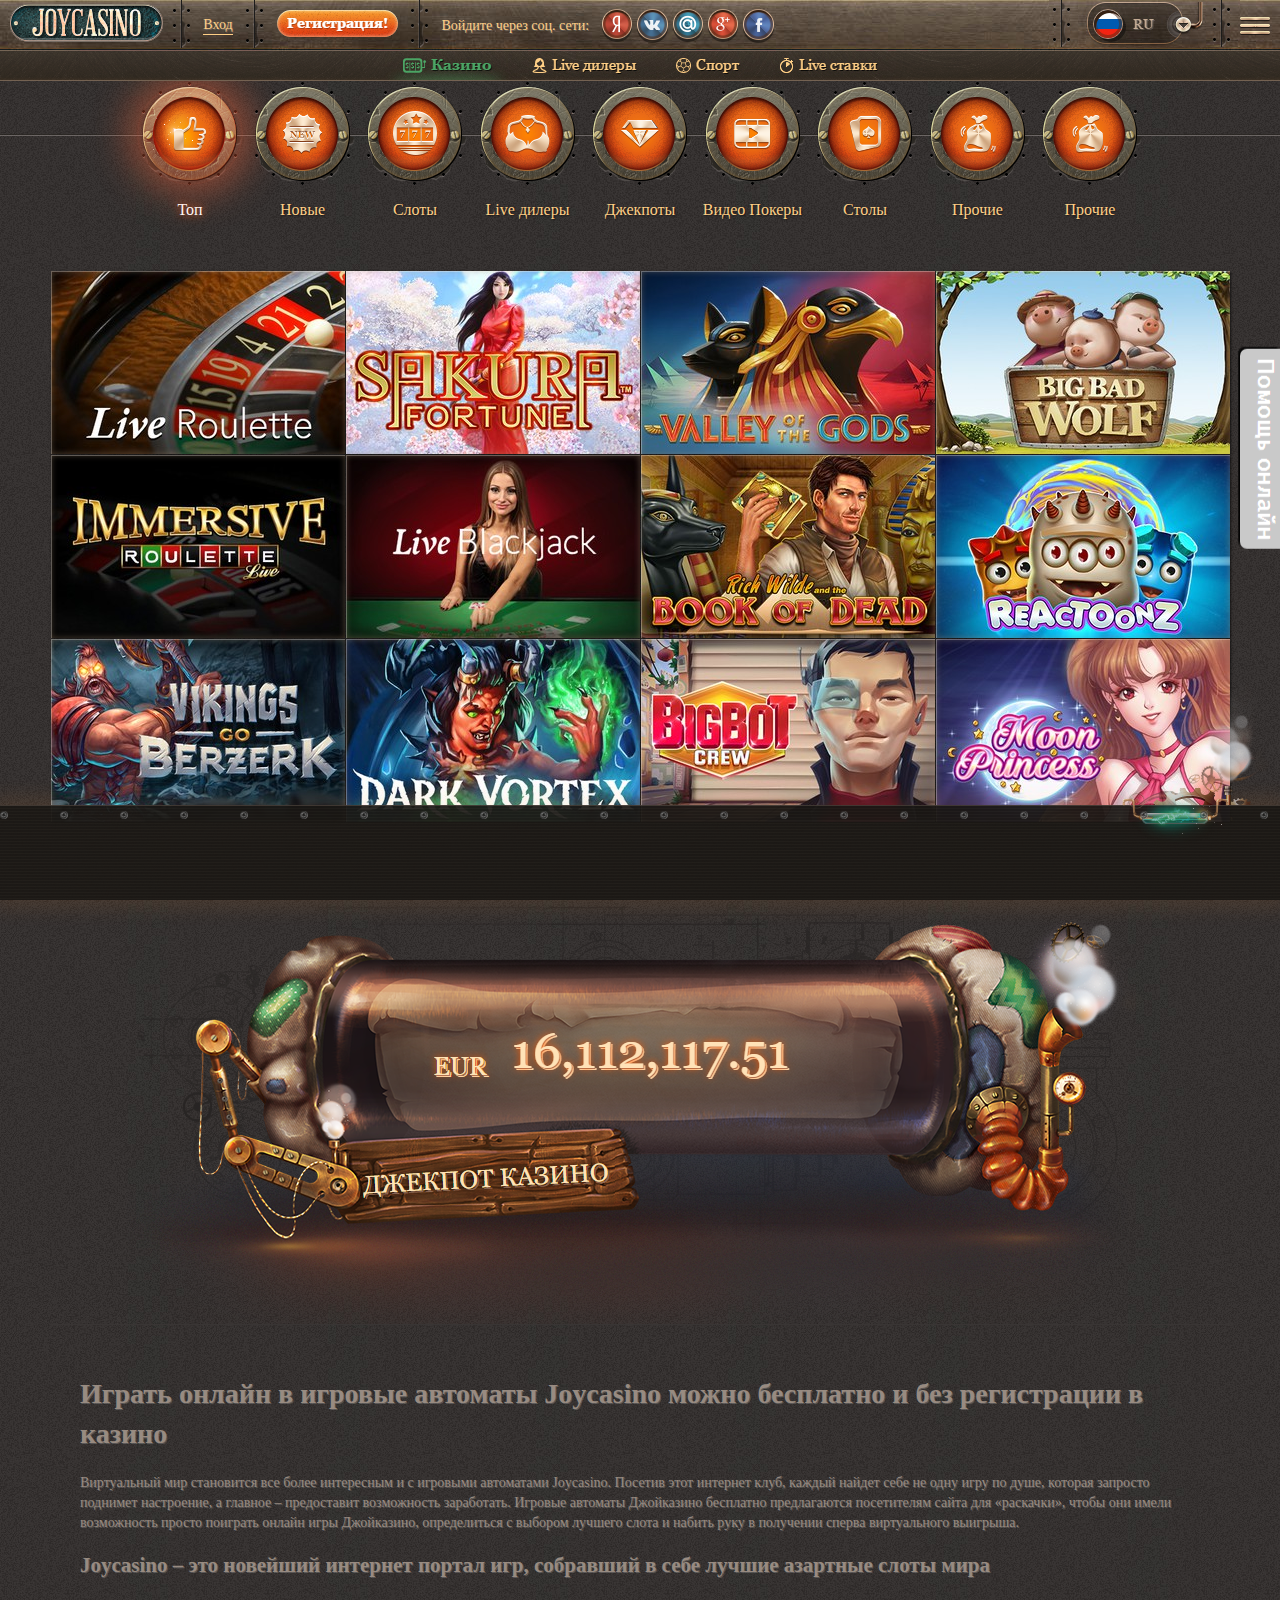
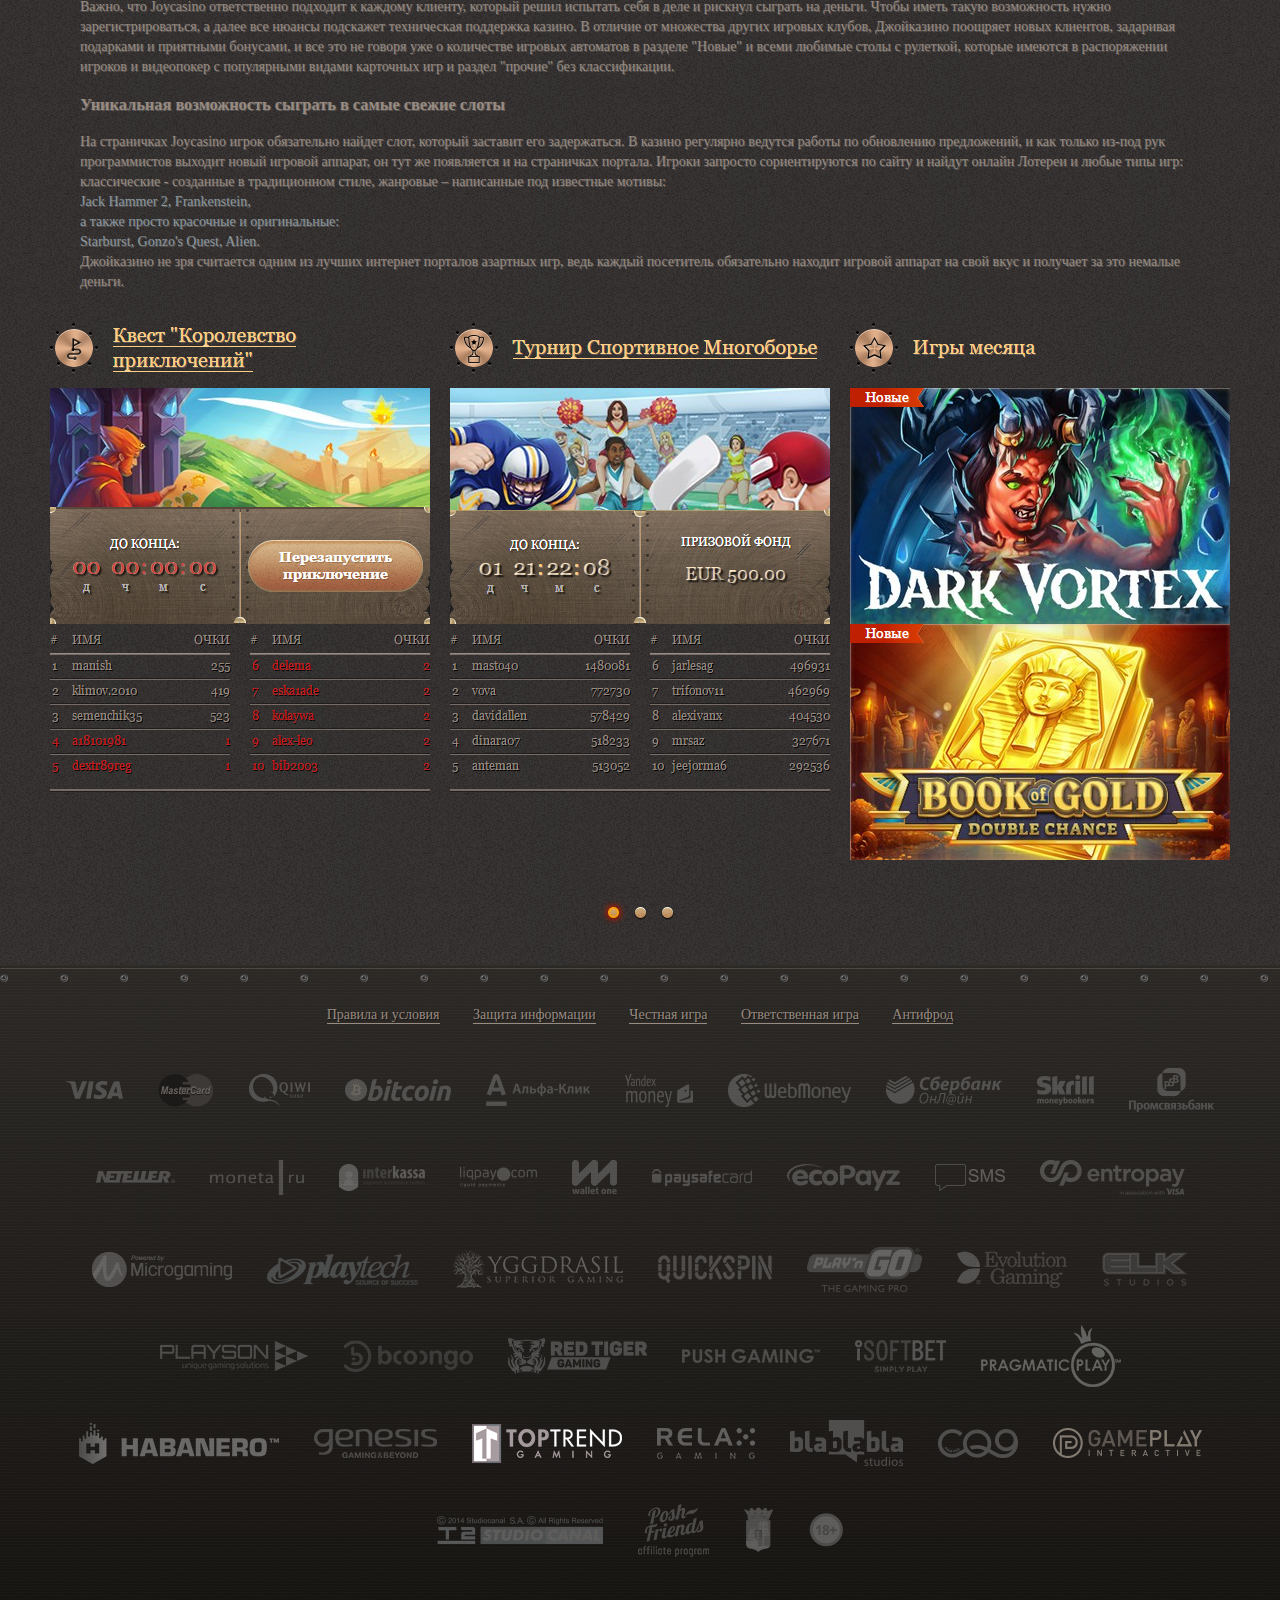
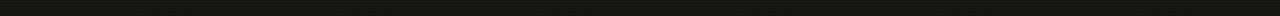
<file: joycasino/index.html>
<!DOCTYPE html>
<html lang="ru">
<head>
   <meta charset="UTF-8">
   <meta name="viewport" content="width=device-width, initial-scale=1.0">
   <meta http-equiv="X-UA-Compatible" content="ie=edge">
   <meta name="description" content="Джойказино приглашает поиграть в азартные игры - игровые автоматы, рулетку, карточные игры c живыми дилерами. Играйте онлайн в Joycasino.com." /><meta name="keywords" content="joycasino, джойказино, казино джой, игровые автоматы, игровые автоматы бесплатно, бесплатные игровые автоматы, играть игровые автоматы, игровые автоматы играть бесплатно регистрации, рулетка, рулетка онлайн, азартные игры, азартные игры онлайн, карточные игры с живыми дилерами" />
   <title>Доступное зеркало сегодня - 610joycasino.com</title>
   <link rel="shortcut icon" href="img/icon.png" type="image/png">
   <link rel="stylesheet" href="css/owl.theme.default.min.css">
   <link rel="stylesheet" href="css/owl.carousel.min.css">
   <link rel="stylesheet" href="css/normalize.css">
   <link rel="stylesheet" href="css/main.css">
</head>
<body>
   <div class="side-menu">
      <div class="side-menu__overlay"></div>
      <div class="side-menu__aside" style="animation-duration: 0.3s;">
         <span class="side-menu__close"></span>
         <div class="side-menu__content">
            <div>
               <ul class="side-menu-list">
                  <li class="side-menu-list__item side-menu-list__item--dropdown">
                     <span class="side-menu-list__link">Промо</span>
                     <ul class="dropdown">
                        <li class="dropdown__item">
                           <a href="#" class="dropdown__link">Турниры</a>
                        </li>
                        <li class="dropdown__item">
                           <a href="#" class="dropdown__link">Конкурсы</a>
                        </li>
                        <li class="dropdown__item">
                           <a href="#" class="dropdown__link">Игры</a>
                        </li>
                        <li class="dropdown__item">
                           <a href="#" class="dropdown__link">Промо</a>
                        </li>
                     </ul>
                  </li>
                  <li class="side-menu-list__item side-menu-list__item--dropdown">
                     <span class="side-menu-list__link">Промо</span>
                     <ul class="dropdown">
                        <li class="dropdown__item">
                           <a href="#" class="dropdown__link">Турниры</a>
                        </li>
                        <li class="dropdown__item">
                           <a href="#" class="dropdown__link">Конкурсы</a>
                        </li>
                        <li class="dropdown__item">
                           <a href="#" class="dropdown__link">Игры</a>
                        </li>
                        <li class="dropdown__item">
                           <a href="#" class="dropdown__link">Промо</a>
                        </li>
                     </ul>
                  </li>
                  <li class="side-menu-list__item">
                     <a class="side-menu-list__link" href="#">Турниры</a>
                  </li>
                  <li class="side-menu-list__item">
                     <a class="side-menu-list__link" href="#">Конкурсы</a>
                  </li>
               </ul>
               <div class="side-menu__divider">
                  <a class="side-menu__pseudo-link" href="#">Вход</a>
                  <a class="side-menu__btn img-hov" href="#">
                     <img src="img/reg.png" alt="Зарегистрироваться">
                  </a>
                  <div class="side-menu__mt-20">
                     <a href="#" class="side-menu__btn img-hov">
                        <img src="img/download.png" alt="Скачать">
                     </a>
                  </div>
               </div>
            </div>
         </div>
      </div>
   </div>
   <header class="header">
      <div class="header__top-bar">
         <div class="header__pull-left">
            <a href="#" class="img-hov">
               <img src="img/header-logo.png" alt="Логотип">
            </a>
            <ul class="head-dynamic-menu">
               <li class="head-dynamic-menu__item">
                  <a class="head-dynamic-menu__pseudo-link" href="#">Вход</a>
               </li>
               <li class="head-dynamic-menu__item">
                  <a href="#" class="img-hov head-dynamic-menu__reg">
                     <img src="img/reg.png" alt="Зарегистрироваться">
                  </a>
               </li>
               <li class="head-dynamic-menu__item head-dynamic-menu__item--sign-in">
                  <span class="head-dynamic-menu__title">Войдите через соц. сети:</span>
                  <ul class="social-list">
                     <li class="social-list__item"><a href="#" class="social-list__link img-hov"><i class="social icons icon-ya"></i><span class="social-list__title">Yandex</span></a></li><li class="social-list__item"><a href="#" class="social-list__link img-hov"><i class="social icons icon-vk"></i><span class="social-list__title">Вконтакте</span></a></li><li class="social-list__item"><a href="#" class="social-list__link img-hov"><i class="social icons icon-mr"></i><span class="social-list__title">Mail</span></a></li><li class="social-list__item"><a href="#" class="social-list__link img-hov"><i class="social icons icon-gp"></i><span class="social-list__title">Google</span></a></li><li class="social-list__item"><a href="#" class="social-list__link img-hov"><i class="social icons icon-fb"></i><span class="social-list__title">Facebook</span></a></li>
                  </ul>
               </li>
            </ul>
         </div>
         <div class="header__pull-right">
            <a href="#" class="img-hov header__lang">
               <img src="img/lang.jpg" alt="Выбрать язык">
            </a>
            <span class="header__gamburger"></span>
         </div>
      </div>
      <ul class="header-nav">
         <li class="header-nav__item">
            <a href="#" class="header-nav__link">
               <img src="img/casino-nav.jpg" alt="Казино" class="header-nav__img img-hov">
            </a>
         </li>
         <li class="header-nav__item">
            <a href="#" class="header-nav__link">
               <img src="img/dillers.jpg" alt="Live диллеры" class="header-nav__img img-hov">
            </a>
         </li>
         <li class="header-nav__item">
            <a href="#" class="header-nav__link">
               <img src="img/sport.jpg" alt="Спорт" class="header-nav__img img-hov">
            </a>
         </li>
         <li class="header-nav__item">
            <a href="#" class="header-nav__link">
               <img src="img/live-bet.jpg" alt="Live ставки" class="header-nav__img img-hov">
            </a>
         </li>
      </ul>
      <div class="header__mobile-reg">
         <div class="header__box-mobile-reg">
            <a href="#" class="img-hov head-dynamic-menu__reg">
               <img src="img/reg.png" alt="Зарегистрироваться">
            </a>
            <a class="head-dynamic-menu__pseudo-link" href="#">Вход</a>
         </div>
         <div class="head-dynamic-menu__item head-dynamic-menu__item--mobile">
            <span class="head-dynamic-menu__title">Войдите через соц. сети:</span>
            <ul class="social-list">
               <li class="social-list__item"><a href="#" class="social-list__link img-hov"><i class="social icons icon-ya"></i><span class="social-list__title">Yandex</span></a></li><li class="social-list__item"><a href="#" class="social-list__link img-hov"><i class="social icons icon-vk"></i><span class="social-list__title">Вконтакте</span></a></li><li class="social-list__item"><a href="#" class="social-list__link img-hov"><i class="social icons icon-mr"></i><span class="social-list__title">Mail</span></a></li><li class="social-list__item"><a href="#" class="social-list__link img-hov"><i class="social icons icon-gp"></i><span class="social-list__title">Google</span></a></li><li class="social-list__item"><a href="#" class="social-list__link img-hov"><i class="social icons icon-fb"></i><span class="social-list__title">Facebook</span></a></li>
            </ul>
         </div>
      </div>
   </header>
   
  <div class="main">
      <div class="main-slider">
         <ul class="main-slider__list owl-carousel owl-one">
            <li class="main-slider__item">
               <div class="main-slider__img-holder">
                  <video class="main-slider__img" muted  autoplay="autoplay" loop="" preload="auto"  poster="slider/pigs.png">
                     <source src="slider/pigs.mp4" type="video/mp4">
                     </video>
                  </div>
                  <div class="main-slider__content">
                     <div class="main-slider__container">
                        <div class="grids">
                           <div class="grids__item grids__item--width-65prc">
                              <h2 class="main-slider__title">Бонус 200% за депозит от 1000 рублей!</h2>
                           </div>
                           <div class="grids__item grids__item--width-40"></div>
                           <div class="grids__item">
                              <div class="main-slider__btn-holder">
                                 <div class="main-slider__btn">
                                    <a href="#" class="main-slider__link img-hov">
                                       <img src="img/slider-btn.png" alt="">
                                    </a>
                                 </div>
                              </div>
                           </div>
                        </div>
                        <i class="main-slider__content-left-decor"></i>
                        <i class="main-slider__content-right-decor"></i>
                     </div>
                  </div>
               </li>

               <li class="main-slider__item">
                  <div class="main-slider__img-holder">
                     <video poster="slider/598ae2d975ef9ab588b303cb.png" class="main-slider__img" muted  autoplay="autoplay" loop="" preload="auto">
                        <source src="slider/bonus.mp4" type="video/mp4">
                        </video>
                     </div>
                     <div class="main-slider__content">
                        <div class="main-slider__container">
                           <div class="grids">
                              <div class="grids__item grids__item--width-65prc">
                                 <h2 class="main-slider__title">Стартовый пакет бонусов на удачу!</h2>
                              </div>
                              <div class="grids__item grids__item--width-40"></div>
                              <div class="grids__item">
                                 <div class="main-slider__btn-holder">
                                    <div class="main-slider__btn">
                                       <a href="#" class="main-slider__link img-hov">
                                          <img src="img/slider-btn.png" alt="">
                                       </a>
                                    </div>
                                 </div>
                              </div>
                           </div>
                           <i class="main-slider__content-left-decor"></i>
                           <i class="main-slider__content-right-decor"></i>
                        </div>
                     </div>
                  </li>

                  <li class="main-slider__item">
                     <div class="main-slider__img-holder">
                        <img src="slider/58e38fce3b7db432c3991222.png" class="main-slider__img" alt="">
                     </div>
                     <div class="main-slider__content">
                        <div class="main-slider__container">
                           <div class="grids">
                              <div class="grids__item grids__item--width-65prc">
                                 <h2 class="main-slider__title">Еженедельные турнирные сражения!</h2>
                              </div>
                              <div class="grids__item grids__item--width-40"></div>
                              <div class="grids__item">
                                 <div class="main-slider__btn-holder">
                                    <div class="main-slider__btn">
                                       <a href="#" class="main-slider__link img-hov">
                                          <img src="img/slider-btn.png" alt="">
                                       </a>
                                    </div>
                                 </div>
                              </div>
                           </div>
                           <i class="main-slider__content-left-decor"></i>
                           <i class="main-slider__content-right-decor"></i>
                        </div>
                     </div>
                  </li>

                  <li class="main-slider__item">
                     <div class="main-slider__img-holder">
                        <video poster="slider/5bcef6b275ef9a98c63689b6.png" class="main-slider__img"  muted  autoplay="autoplay" loop="" preload="auto"  >
                           <source src="slider/helloween.mp4" type="video/mp4">
                           </video>
                        </div>
                        <div class="main-slider__content">
                           <div class="main-slider__container">
                              <div class="grids">
                                 <div class="grids__item grids__item--width-65prc">
                                   <h2 class="main-slider__title">Хэллоуин близится!<br> Лови призы</h2>
                                </div>
                                <div class="grids__item grids__item--width-40"></div>
                                <div class="grids__item">
                                 <div class="main-slider__btn-holder">
                                    <div class="main-slider__btn">
                                       <a href="#" class="main-slider__link img-hov">
                                          <img src="img/slider-btn.png" alt="">
                                       </a>
                                    </div>
                                 </div>
                              </div>
                           </div>
                           <i class="main-slider__content-left-decor"></i>
                           <i class="main-slider__content-right-decor"></i>
                        </div>
                     </div>
                  </li>

                  <li class="main-slider__item">
                     <div class="main-slider__img-holder">
                        <img src="slider/5b5ad79375ef9aa6ad6d8838.png" class="main-slider__img" alt="">
                     </div>
                     <div class="main-slider__content">
                        <div class="main-slider__container">
                           <div class="grids">
                              <div class="grids__item grids__item--width-65prc">
                                 <h2 class="main-slider__title">Охота на дронов<br> и конкурс на выживание!</h2>
                              </div>
                              <div class="grids__item grids__item--width-40"></div>
                              <div class="grids__item">
                                 <div class="main-slider__btn-holder">
                                    <div class="main-slider__btn">
                                       <a href="#" class="main-slider__link img-hov">
                                          <img src="img/slider-btn.png" alt="">
                                       </a>
                                    </div>
                                 </div>
                              </div>
                           </div>
                           <i class="main-slider__content-left-decor"></i>
                           <i class="main-slider__content-right-decor"></i>
                        </div>
                     </div>
                  </li>
                  <li class="main-slider__item">
                     <div class="main-slider__img-holder">
                        <video poster="slider/58e374f93b7db416d49de5e4.png" class="main-slider__img" muted  autoplay="autoplay" loop="" preload="auto"  >
                           <source src="slider/pigs2.mp4" type="video/mp4">
                           </video>
                        </div>
                        <div class="main-slider__content">
                           <div class="main-slider__container">
                              <div class="grids">
                                 <div class="grids__item grids__item--width-65prc">
                                    <h2 class="main-slider__title">До 100 000 рублей в подарок за регистрацию!</h2>
                                 </div>
                                 <div class="grids__item grids__item--width-40"></div>
                                 <div class="grids__item">
                                    <div class="main-slider__btn-holder">
                                       <div class="main-slider__btn">
                                          <a href="#" class="main-slider__link img-hov">
                                             <img src="img/slider-btn.png" alt="">
                                          </a>
                                       </div>
                                    </div>
                                 </div>
                              </div>
                              <i class="main-slider__content-left-decor"></i>
                              <i class="main-slider__content-right-decor"></i>
                           </div>
                        </div>
                     </li>

                     <li class="main-slider__item">
                        <div class="main-slider__img-holder">
                           <img src="slider/59e0e00375ef9a1960ea5891.png" class="main-slider__img" alt="">
                        </div>
                        <div class="main-slider__content">
                           <div class="main-slider__container">
                              <div class="grids">
                                 <div class="grids__item grids__item--width-65prc">
                                  <h2 class="main-slider__title">Всем болельщикам! <br>Делайте Ставки на спорт</h2>
                               </div>
                               <div class="grids__item grids__item--width-40"></div>
                               <div class="grids__item">
                                 <div class="main-slider__btn-holder">
                                    <div class="main-slider__btn">
                                       <a href="#" class="main-slider__link img-hov">
                                          <img src="img/slider-btn.png" alt="">
                                       </a>
                                    </div>
                                 </div>
                              </div>
                           </div>
                           <i class="main-slider__content-left-decor"></i>
                           <i class="main-slider__content-right-decor"></i>
                        </div>
                     </div>
                  </li>

                  <li class="main-slider__item">
                     <div class="main-slider__img-holder">
                        <video poster="slider/5aa25ba775ef9a065987c580.png" class="main-slider__img" muted autoplay="autoplay" loop="" preload="auto"  >
                           <source src="slider/map.mp4" type="video/mp4">
                           </video>
                        </div>
                        <div class="main-slider__content">
                           <div class="main-slider__container">
                              <div class="grids">
                                 <div class="grids__item grids__item--width-65prc">
                                    <h2 class="main-slider__title">Бонус 200% за депозит от 1000 рублей!</h2>
                                 </div>
                                 <div class="grids__item grids__item--width-40"></div>
                                 <div class="grids__item">
                                    <div class="main-slider__btn-holder">
                                       <div class="main-slider__btn">
                                          <a href="#" class="main-slider__link img-hov">
                                             <img src="img/slider-btn.png" alt="">
                                          </a>
                                       </div>
                                    </div>
                                 </div>
                              </div>
                              <i class="main-slider__content-left-decor"></i>
                              <i class="main-slider__content-right-decor"></i>
                           </div>
                        </div>
                     </li>
                  </ul>
               </div>


               <div class="games-list-filter">
                  <ul class="menu-filter">
                     <li class="menu-filter__item menu-filter__item_type_top menu-filter__item_state_acitve">
                        <a class="menu-filter__link" href="#">
                           <span class="menu-filter__icon menu-filter__icon_type_top">
                              <i class="icons icon-games-filter-top"></i>
                           </span>
                           <span class="menu-filter__text">Топ</span>
                        </a>
                     </li>
                     <li class="menu-filter__item menu-filter__item_type_new">
                        <a class="menu-filter__link" href="#">
                           <span class="menu-filter__icon menu-filter__icon_type_new">
                              <i class="icons icon-games-filter-new"></i>
                           </span>
                           <span class="menu-filter__text">Новые</span>
                        </a>
                     </li>
                     <li class="menu-filter__item menu-filter__item_type_slots">
                        <a class="menu-filter__link" href="#">
                           <span class="menu-filter__icon menu-filter__icon_type_slots">
                              <i class="icons icon-games-filter-slots"></i>
                           </span>
                           <span class="menu-filter__text">Слоты</span>
                        </a>
                     </li>
                     <li class="menu-filter__item menu-filter__item_type_livedealers">
                        <a class="menu-filter__link" href="#">
                           <span class="menu-filter__icon menu-filter__icon_type_livedealers">
                              <i class="icons icon-games-filter-livedealers"></i>
                           </span>
                           <span class="menu-filter__text">Live дилеры</span>
                        </a>
                     </li>
                     <li class="menu-filter__item menu-filter__item_type_jackpot-slots">
                        <a class="menu-filter__link" href="#">
                           <span class="menu-filter__icon menu-filter__icon_type_jackpot-slots">
                              <i class="icons icon-games-filter-jackpot-slots"></i>
                           </span>
                           <span class="menu-filter__text">Джекпоты</span>
                        </a>
                     </li>
                     <li class="menu-filter__item menu-filter__item_type_videopocker">
                        <a class="menu-filter__link" href="#">
                           <span class="menu-filter__icon menu-filter__icon_type_videopocker">
                              <i class="icons icon-games-filter-videopocker"></i>
                           </span>
                           <span class="menu-filter__text">Видео Покеры</span>
                        </a>
                     </li>
                     <li class="menu-filter__item menu-filter__item_type_tables">
                        <a class="menu-filter__link" href="#">
                           <span class="menu-filter__icon menu-filter__icon_type_tables">
                              <i class="icons icon-games-filter-tables"></i>
                           </span>
                           <span class="menu-filter__text">Столы</span>
                        </a>
                     </li>
                     <li class="menu-filter__item menu-filter__item_type_other">
                        <a class="menu-filter__link" href="#">
                           <span class="menu-filter__icon menu-filter__icon_type_other">
                              <i class="icons icon-games-filter-other"></i>
                           </span>
                           <span class="menu-filter__text">Прочие</span>
                        </a>
                     </li>
                     <li class="menu-filter__item menu-filter__item_type_other">
                        <a class="menu-filter__link" href="#">
                           <span class="menu-filter__icon menu-filter__icon_type_other">
                              <i class="icons icon-games-filter-other"></i>
                           </span>
                           <span class="menu-filter__text">Прочие</span>
                        </a>
                     </li>
                  </ul>
               </div>
               <div class="container">
                  <div class="game-list-box">
                     <ul class="game-list">
                        <li class="game-list__item">
                           <div class="game-list__box game-box">
                              <span class="game-box__holder">
                                 <img src="img/games/live-r.png" class="game-box__img" alt="">
                              </span>
                              <div class="game-box__hover-box">
                                 <i class="game-box__icon-decor"></i>
                                 <i class="game-box__icon-decor"></i>
                                 <i class="game-box__icon-decor"></i>
                                 <i class="game-box__icon-decor"></i>
                                 <div class="game-box__center">
                                    <a href="#" class="game-box__play">
                                       <img src="img/play.png" alt="">
                                    </a>
                                    <div class="game-box__demo-holder">
                                       <span class="game-box__pseudo-link">Демо</span>
                                    </div>
                                 </div>
                              </div>
                           </div>
                        </li>
                        <li class="game-list__item">
                           <div class="game-list__box game-box">
                              <span class="game-box__holder">
                                 <img src="img/games/58f0934b3b7db4689efee738.png" class="game-box__img" alt="">
                              </span>
                              <div class="game-box__hover-box">
                                 <i class="game-box__icon-decor"></i>
                                 <i class="game-box__icon-decor"></i>
                                 <i class="game-box__icon-decor"></i>
                                 <i class="game-box__icon-decor"></i>
                                 <div class="game-box__center">
                                    <a href="#" class="game-box__play">
                                       <img src="img/play.png" alt="">
                                    </a>
                                    <div class="game-box__demo-holder">
                                       <span class="game-box__pseudo-link">Демо</span>
                                    </div>
                                 </div>
                              </div>
                           </div>
                        </li>
                        <li class="game-list__item">
                           <div class="game-list__box game-box">
                              <span class="game-box__holder">
                                 <img src="img/games/5994433475ef9a7eec49c857.png" class="game-box__img" alt="">
                              </span>
                              <div class="game-box__hover-box">
                                 <i class="game-box__icon-decor"></i>
                                 <i class="game-box__icon-decor"></i>
                                 <i class="game-box__icon-decor"></i>
                                 <i class="game-box__icon-decor"></i>
                                 <div class="game-box__center">
                                    <a href="#" class="game-box__play">
                                       <img src="img/play.png" alt="">
                                    </a>
                                    <div class="game-box__demo-holder">
                                       <span class="game-box__pseudo-link">Демо</span>
                                    </div>
                                 </div>
                              </div>
                           </div>
                        </li>
                        <li class="game-list__item">
                           <div class="game-list__box game-box">
                              <span class="game-box__holder">
                                 <img src="img/games/57175c167aa72997efaf5855.png" class="game-box__img" alt="">
                              </span>
                              <div class="game-box__hover-box">
                                 <i class="game-box__icon-decor"></i>
                                 <i class="game-box__icon-decor"></i>
                                 <i class="game-box__icon-decor"></i>
                                 <i class="game-box__icon-decor"></i>
                                 <div class="game-box__center">
                                    <a href="#" class="game-box__play">
                                       <img src="img/play.png" alt="">
                                    </a>
                                    <div class="game-box__demo-holder">
                                       <span class="game-box__pseudo-link">Демо</span>
                                    </div>
                                 </div>
                              </div>
                           </div>
                        </li>
                        <li class="game-list__item">
                           <div class="game-list__box game-box">
                              <span class="game-box__holder">
                                 <img src="img/games/57175c197aa72997efaf593b.png" class="game-box__img" alt="">
                              </span>
                              <div class="game-box__hover-box">
                                 <i class="game-box__icon-decor"></i>
                                 <i class="game-box__icon-decor"></i>
                                 <i class="game-box__icon-decor"></i>
                                 <i class="game-box__icon-decor"></i>
                                 <div class="game-box__center">
                                    <a href="#" class="game-box__play">
                                       <img src="img/play.png" alt="">
                                    </a>
                                    <div class="game-box__demo-holder">
                                       <span class="game-box__pseudo-link">Демо</span>
                                    </div>
                                 </div>
                              </div>
                           </div>
                        </li>
                        <li class="game-list__item">
                           <div class="game-list__box game-box">
                              <span class="game-box__holder">
                                 <img src="img/games/57175c1b7aa72997efaf59cb.png" class="game-box__img" alt="">
                              </span>
                              <div class="game-box__hover-box">
                                 <i class="game-box__icon-decor"></i>
                                 <i class="game-box__icon-decor"></i>
                                 <i class="game-box__icon-decor"></i>
                                 <i class="game-box__icon-decor"></i>
                                 <div class="game-box__center">
                                    <a href="#" class="game-box__play">
                                       <img src="img/play.png" alt="">
                                    </a>
                                    <div class="game-box__demo-holder">
                                       <span class="game-box__pseudo-link">Демо</span>
                                    </div>
                                 </div>
                              </div>
                           </div>
                        </li>
                        <li class="game-list__item">
                           <div class="game-list__box game-box">
                              <span class="game-box__holder">
                                 <img src="img/games/58d3bd4f3b7db4e1f98a9de4.png" class="game-box__img" alt="">
                              </span>
                              <div class="game-box__hover-box">
                                 <i class="game-box__icon-decor"></i>
                                 <i class="game-box__icon-decor"></i>
                                 <i class="game-box__icon-decor"></i>
                                 <i class="game-box__icon-decor"></i>
                                 <div class="game-box__center">
                                    <a href="#" class="game-box__play">
                                       <img src="img/play.png" alt="">
                                    </a>
                                    <div class="game-box__demo-holder">
                                       <span class="game-box__pseudo-link">Демо</span>
                                    </div>
                                 </div>
                              </div>
                           </div>
                        </li>
                        <li class="game-list__item">
                           <div class="game-list__box game-box">
                              <span class="game-box__holder">
                                 <img src="img/games/5a09c82775ef9adaf7f85daf.png" class="game-box__img" alt="">
                              </span>
                              <div class="game-box__hover-box">
                                 <i class="game-box__icon-decor"></i>
                                 <i class="game-box__icon-decor"></i>
                                 <i class="game-box__icon-decor"></i>
                                 <i class="game-box__icon-decor"></i>
                                 <div class="game-box__center">
                                    <a href="#" class="game-box__play">
                                       <img src="img/play.png" alt="">
                                    </a>
                                    <div class="game-box__demo-holder">
                                       <span class="game-box__pseudo-link">Демо</span>
                                    </div>
                                 </div>
                              </div>
                           </div>
                        </li>
                        <li class="game-list__item">
                           <div class="game-list__box game-box">
                              <span class="game-box__holder">
                                 <img src="img/games/5853b0fb3b7db480686ba622.png" class="game-box__img" alt="">
                              </span>
                              <div class="game-box__hover-box">
                                 <i class="game-box__icon-decor"></i>
                                 <i class="game-box__icon-decor"></i>
                                 <i class="game-box__icon-decor"></i>
                                 <i class="game-box__icon-decor"></i>
                                 <div class="game-box__center">
                                    <a href="#" class="game-box__play">
                                       <img src="img/play.png" alt="">
                                    </a>
                                    <div class="game-box__demo-holder">
                                       <span class="game-box__pseudo-link">Демо</span>
                                    </div>
                                 </div>
                              </div>
                           </div>
                        </li>
                        <li class="game-list__item">
                           <div class="game-list__box game-box">
                              <span class="game-box__holder">
                                 <img src="img/games/5bd020b675ef9a98c5516d23.png" class="game-box__img" alt="">
                              </span>
                              <div class="game-box__hover-box">
                                 <i class="game-box__icon-decor"></i>
                                 <i class="game-box__icon-decor"></i>
                                 <i class="game-box__icon-decor"></i>
                                 <i class="game-box__icon-decor"></i>
                                 <div class="game-box__center">
                                    <a href="#" class="game-box__play">
                                       <img src="img/play.png" alt="">
                                    </a>
                                    <div class="game-box__demo-holder">
                                       <span class="game-box__pseudo-link">Демо</span>
                                    </div>
                                 </div>
                              </div>
                           </div>
                        </li>
                        <li class="game-list__item">
                           <div class="game-list__box game-box">
                              <span class="game-box__holder">
                                 <img src="img/games/5b9645ca75ef9ad2e39ab5a9.png" class="game-box__img" alt="">
                              </span>
                              <div class="game-box__hover-box">
                                 <i class="game-box__icon-decor"></i>
                                 <i class="game-box__icon-decor"></i>
                                 <i class="game-box__icon-decor"></i>
                                 <i class="game-box__icon-decor"></i>
                                 <div class="game-box__center">
                                    <a href="#" class="game-box__play">
                                       <img src="img/play.png" alt="">
                                    </a>
                                    <div class="game-box__demo-holder">
                                       <span class="game-box__pseudo-link">Демо</span>
                                    </div>
                                 </div>
                              </div>
                           </div>
                        </li>
                        <li class="game-list__item">
                           <div class="game-list__box game-box">
                              <span class="game-box__holder">
                                 <img src="img/games/59a6a13175ef9afcdc129004.png" class="game-box__img" alt="">
                              </span>
                              <div class="game-box__hover-box">
                                 <i class="game-box__icon-decor"></i>
                                 <i class="game-box__icon-decor"></i>
                                 <i class="game-box__icon-decor"></i>
                                 <i class="game-box__icon-decor"></i>
                                 <div class="game-box__center">
                                    <a href="#" class="game-box__play">
                                       <img src="img/play.png" alt="">
                                    </a>
                                    <div class="game-box__demo-holder">
                                       <span class="game-box__pseudo-link">Демо</span>
                                    </div>
                                 </div>
                              </div>
                           </div>
                        </li>
                     </ul>
                  </div>

                  <div class="jackpot">
                     <img src="img/main-jackpot.png" class="jackpot__img" alt="">
                  </div>
                  <div class="custom-info">
                     <main>
                        <article>
                           <h1>Играть онлайн в игровые автоматы Joycasino можно бесплатно и без регистрации в казино</h1>
                           <p>Виртуальный мир становится все более интересным и с игровыми автоматами Joycasino. Посетив этот интернет клуб, каждый найдет себе не одну игру по душе, которая запросто поднимет настроение, а главное – предоставит возможность заработать. Игровые автоматы Джойказино бесплатно предлагаются посетителям сайта для «раскачки», чтобы они имели возможность просто поиграть онлайн игры Джойказино, определиться с выбором лучшего слота и набить руку в получении сперва виртуального выигрыша.<br></p>
                           <h2>Joycasino – это новейший интернет портал игр, собравший в себе лучшие азартные слоты
                           мира</h2>
                           <p>Важно, что Joycasino ответственно подходит к каждому клиенту, который решил испытать себя в деле и рискнул сыграть на деньги. Чтобы иметь такую возможность нужно зарегистрироваться, а далее все нюансы подскажет техническая поддержка казино. В отличие от множества других игровых клубов, Джойказино поощряет новых клиентов, задаривая подарками и приятными бонусами, и все это не говоря уже о количестве игровых автоматов в разделе "Новые" и всеми любимые столы с рулеткой, которые имеются в распоряжении игроков и видеопокер с популярными видами карточных игр и раздел "прочие" без классификации.<br></p>
                           <h3>Уникальная возможность сыграть в самые свежие слоты</h3>
                           <p>На страничках Joycasino игрок обязательно найдет слот, который заставит его задержаться. В казино регулярно ведутся работы по обновлению предложений, и как только из-под рук программистов выходит новый игровой аппарат, он тут же появляется и на страничках портала. Игроки запросто сориентируются по сайту и найдут онлайн Лотереи и любые типы игр: классические - созданные в традиционном стиле, жанровые – написанные под известные мотивы:<br></p><nav>Jack Hammer 2, Frankenstein,</nav>
                           а также просто красочные и оригинальные:
                           <nav>Starburst, Gonzo's Quest, Alien.<br></nav>
                           <p>Джойказино не зря считается одним из лучших интернет порталов азартных игр, ведь
                              каждый посетитель обязательно находит игровой аппарат на свой вкус и получает за это
                           немалые деньги. </p>
                        </article>
                     </main>
                  </div>
                  <div class="tournament">
                     <div class="tournament__box">
                        <a href="#" class="tournament__link img-hov">
                           <img src="img/quest-1.jpg" a class="tournament__img"lt="">
                        </a>
                        <a href="#" class="tournament__link img-hov">
                           <img src="img/quest-2.jpg" a class="tournament__img"lt="">
                        </a>
                        <a href="#" class="tournament__link img-hov">
                           <img src="img/top-games.jpg" class="tournament__img" alt="">
                        </a>
                     </div>
                     <div class="tournament__box-dots">
                        <a href="#" class="tournament__link tournament__dots img-hov">
                           <img src="img/dots.jpg" class="tournament__img" alt="">
                        </a>
                     </div>
                  </div>
               </div>
               <footer class="footer">
                  <div class="footer__inner">
                     <div class="footer__box-menu-simple">
                        <ul class="menu-simple">
                           <li class="menu-simple__item">
                              <a class="menu-simple__link" href="#">Правила и условия</a>
                           </li>
                           <li class="menu-simple__item">
                              <a class="menu-simple__link" href="#">Защита информации</a>
                           </li>
                           <li class="menu-simple__item">
                              <a class="menu-simple__link" href="#">Честная игра</a>
                           </li>
                           <li class="menu-simple__item">
                              <a class="menu-simple__link" href="#">Ответственная игра</a>
                           </li>
                           <li class="menu-simple__item">
                              <a class="menu-simple__link" href="#">Антифрод</a>
                           </li>
                        </ul>
                     </div>
                     <ul class="list-media">
                        <li class="list-media__item"><i class="img-hov payment-systems icon-payment-501"></i></li><li class="list-media__item"><i class="img-hov payment-systems icon-payment-502"></i></li><li class="list-media__item"><i class="img-hov payment-systems icon-payment-6"></i></li><li class="list-media__item"><i class="img-hov payment-systems icon-payment-44"></i></li><li class="list-media__item"><i class="img-hov payment-systems icon-payment-8"></i></li><li class="list-media__item"><i class="img-hov payment-systems icon-payment-3"></i></li><li class="list-media__item"><i class="img-hov payment-systems icon-payment-2"></i></li><li class="list-media__item"><i class="img-hov payment-systems icon-payment-32"></i></li><li class="list-media__item"><i class="img-hov payment-systems icon-payment-17"></i></li><li class="list-media__item"><i class="img-hov payment-systems icon-payment-33"></i></li><li class="list-media__item"><i class="img-hov payment-systems icon-payment-19"></i></li><li class="list-media__item"><i class="img-hov payment-systems icon-payment-5"></i></li><li class="list-media__item"><i class="img-hov payment-systems icon-payment-10"></i></li><li class="list-media__item"><i class="img-hov payment-systems icon-payment-11"></i></li><li class="list-media__item"><i class="img-hov payment-systems icon-payment-13"></i></li><li class="list-media__item"><i class="img-hov payment-systems icon-payment-43"></i></li><li class="list-media__item"><i class="img-hov payment-systems icon-payment-36"></i></li><li class="list-media__item"><i class="img-hov payment-systems icon-payment-7"></i></li><li class="list-media__item"><i class="img-hov payment-systems icon-payment-503"></i></li>
                     </ul>
                     <ul class="list-media">
                        <li class="list-media__item"><i class="img-hov partners icon-partner-microgaming act"></i></li><li class="list-media__item"><i class="img-hov partners icon-partner-playtech"></i></li><li class="list-media__item"><i class="img-hov partners icon-partner-yggdrasil"></i></li><li class="list-media__item"><i class="img-hov partners icon-partner-quickspin"></i></li><li class="list-media__item"><i class="img-hov partners icon-partner-playngo"></i></li><li class="list-media__item"><i class="img-hov partners icon-partner-evolution-gaming"></i></li><li class="list-media__item"><i class="img-hov partners icon-partner-elk"></i></li><li class="list-media__item"><i class="img-hov partners icon-partner-playson"></i></li><li class="list-media__item"><i class="img-hov partners icon-partner-booongo"></i></li><li class="list-media__item"><i class="img-hov partners icon-partner-red-tiger"></i></li><li class="list-media__item"><i class="img-hov partners icon-partner-push-gaming"></i></li><li class="list-media__item"><i class="img-hov partners icon-partner-isoftbet"></i></li><li class="list-media__item"><i class="img-hov partners icon-partner-pragmatic-play"></i></li><li class="list-media__item"><i class="img-hov partners icon-partner-habanero"></i></li><li class="list-media__item"><i class="img-hov partners icon-partner-genesis"></i></li><li class="list-media__item"><i class="img-hov partners icon-partner-toptrend"></i></li><li class="list-media__item"><i class="img-hov partners icon-partner-relax-gaming"></i></li><li class="list-media__item"><i class="img-hov partners icon-partner-bla-bla-bla-studios"></i></li><li class="list-media__item"><i class="img-hov partners icon-partner-cq9"></i></li><li class="list-media__item"><i class="img-hov partners icon-partner-game-play"></i></li><li class="list-media__item"><i class="img-hov partners icon-partner-studio-canal"></i></li><li class="list-media__item"><a href="http://poshfriends.com/" target="_blank" class="list-media__link"><i class="img-hov partners icon-partner-poshfriends"></i></a></li><li class="list-media__item"><div class="list-media__link list-media__link_type_license"><i class="img-hov partners icon-partner-crown"></i></div></li><li class="list-media__item"><i class="img-hov partners icon-adult"></i></li>
                     </ul>
                  </div>
               </footer>
            </div>
            <a href="#" class="support-online img-hov">
               <img src="img/suppurt-online.png" alt="">
            </a>
            <div class="event-stream">
               <div class="event-stream__container">
                  <ul class="event-stream__list owl-carousel owl-two">
                     <li class="event-stream__item">
                        <div>
                           <span class="event-stream__icon-holder">
                              <img src="img/59b175c71fb910acd29d50da.png" alt="" class="event-stream__img">
                           </span>
                           <div class="event-stream__content">
                              <span class="event-stream__title-win">kevinderk</span> собрал <span class="event-stream__title-win">3 выигрыша подряд</span> в <span class="event-stream__link">Valley of the Gods</span>
                           </div>
                        </div>
                     </li>
                     <li class="event-stream__item">
                        <div>
                           <span class="event-stream__icon-holder">
                              <img src="img/598053e41fb910acd2d56aa2.png" alt="" class="event-stream__img">
                           </span>
                           <div class="event-stream__content">
                              <span class="event-stream__title-win">anatoly0008</span> собрал <span class="event-stream__title-win">5 выигрыша подряд</span> в <span class="event-stream__link">Goldilocks</span>
                           </div>
                        </div>
                     </li>
                     <li class="event-stream__item">
                        <div>
                           <span class="event-stream__icon-holder">
                              <img src="img/59b910a123cd29d50da.png" alt="" class="event-stream__img">
                           </span>
                           <div class="event-stream__content">
                              <span class="event-stream__title-win">mexahik1983</span> выйграл <span class="event-stream__title-win">EUR 119.99</span> в <span class="event-stream__link">Cazino Zeppelin</span>
                           </div>
                        </div>
                     </li>
                     <li class="event-stream__item">
                        <div>
                           <span class="event-stream__icon-holder">
                              <img src="img/58ecca161fb910acd2eef14d.png" alt="" class="event-stream__img">
                           </span>
                           <div class="event-stream__content">
                              <span class="event-stream__title-win">g.e.o.</span> собрал <span class="event-stream__title-win">500 выигрышей</span> в <span class="event-stream__link">Orient Express</span>
                           </div>
                        </div>
                     </li>
                     <li class="event-stream__item">
                        <div>
                           <span class="event-stream__icon-holder">
                              <img src="img/5b1946bf1fb910acd28f9953.png" alt="" class="event-stream__img">
                           </span>
                           <div class="event-stream__content">
                              <span class="event-stream__title-win">kevinderk</span> собрал <span class="event-stream__title-win">3 выигрыша подряд</span> в <span class="event-stream__link">Novice</span>
                           </div>
                        </div>
                     </li>
                     <li class="event-stream__item">
                        <div>
                           <span class="event-stream__icon-holder">
                              <img src="img/5914a2491fb910acd228a0f3.png" alt="" class="event-stream__img">
                           </span>
                           <div class="event-stream__content">
                              <span class="event-stream__title-win">mexahik1983</span> выйграл <span class="event-stream__title-win">EUR 119.99</span> в <span class="event-stream__link">Cazino Zeppelin</span>
                           </div>
                        </div>
                     </li>
                     <li class="event-stream__item">
                        <div>
                           <span class="event-stream__icon-holder">
                              <img src="img/5916fb1b1fb910acd26d668c.png" alt="" class="event-stream__img">
                           </span>
                           <div class="event-stream__content">
                              <span class="event-stream__title-win">nadianastia</span> собрал <span class="event-stream__title-win">2 выигрыша подряд</span> в <span class="event-stream__link">Reactoonz</span>
                           </div>
                        </div>
                     </li>
                     <li class="event-stream__item">
                        <div>
                           <span class="event-stream__icon-holder">
                              <img src="img/58eb4f5a1fb910acd2d06d9c.png" alt="" class="event-stream__img">
                           </span>
                           <div class="event-stream__content">
                              <span class="event-stream__title-win">kevinderk</span> собрал <span class="event-stream__title-win">3 выигрыша подряд</span> в <span class="event-stream__link">Novice</span>
                           </div>
                        </div>
                     </li>
                  </ul>
               </div>
            </div> 
            <script src="https://code.jquery.com/jquery-3.3.1.js" integrity="sha256-2Kok7MbOyxpgUVvAk/HJ2jigOSYS2auK4Pfzbm7uH60=" crossorigin="anonymous"></script>
            <script src="script/owl.carousel.min.js"></script>
            <script src="script/main.js"></script>
         </body>
         </html>
</file>
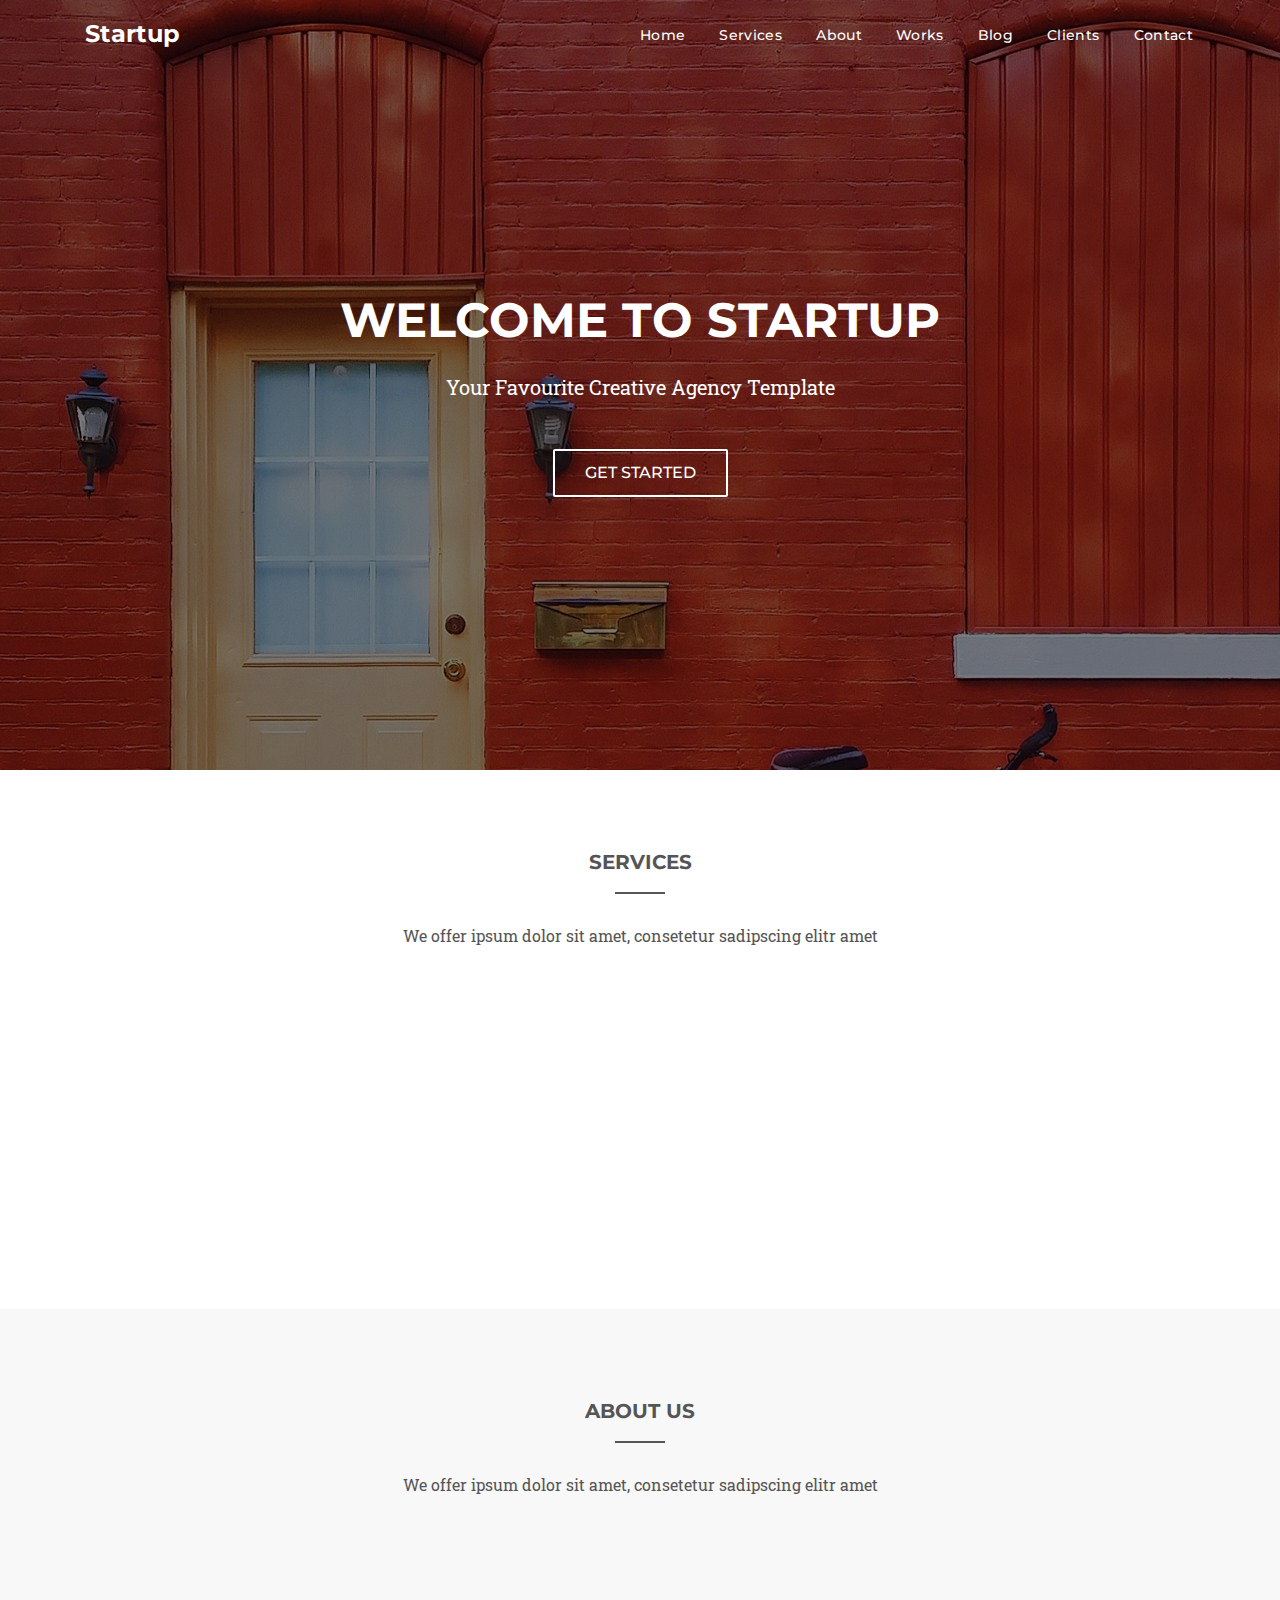
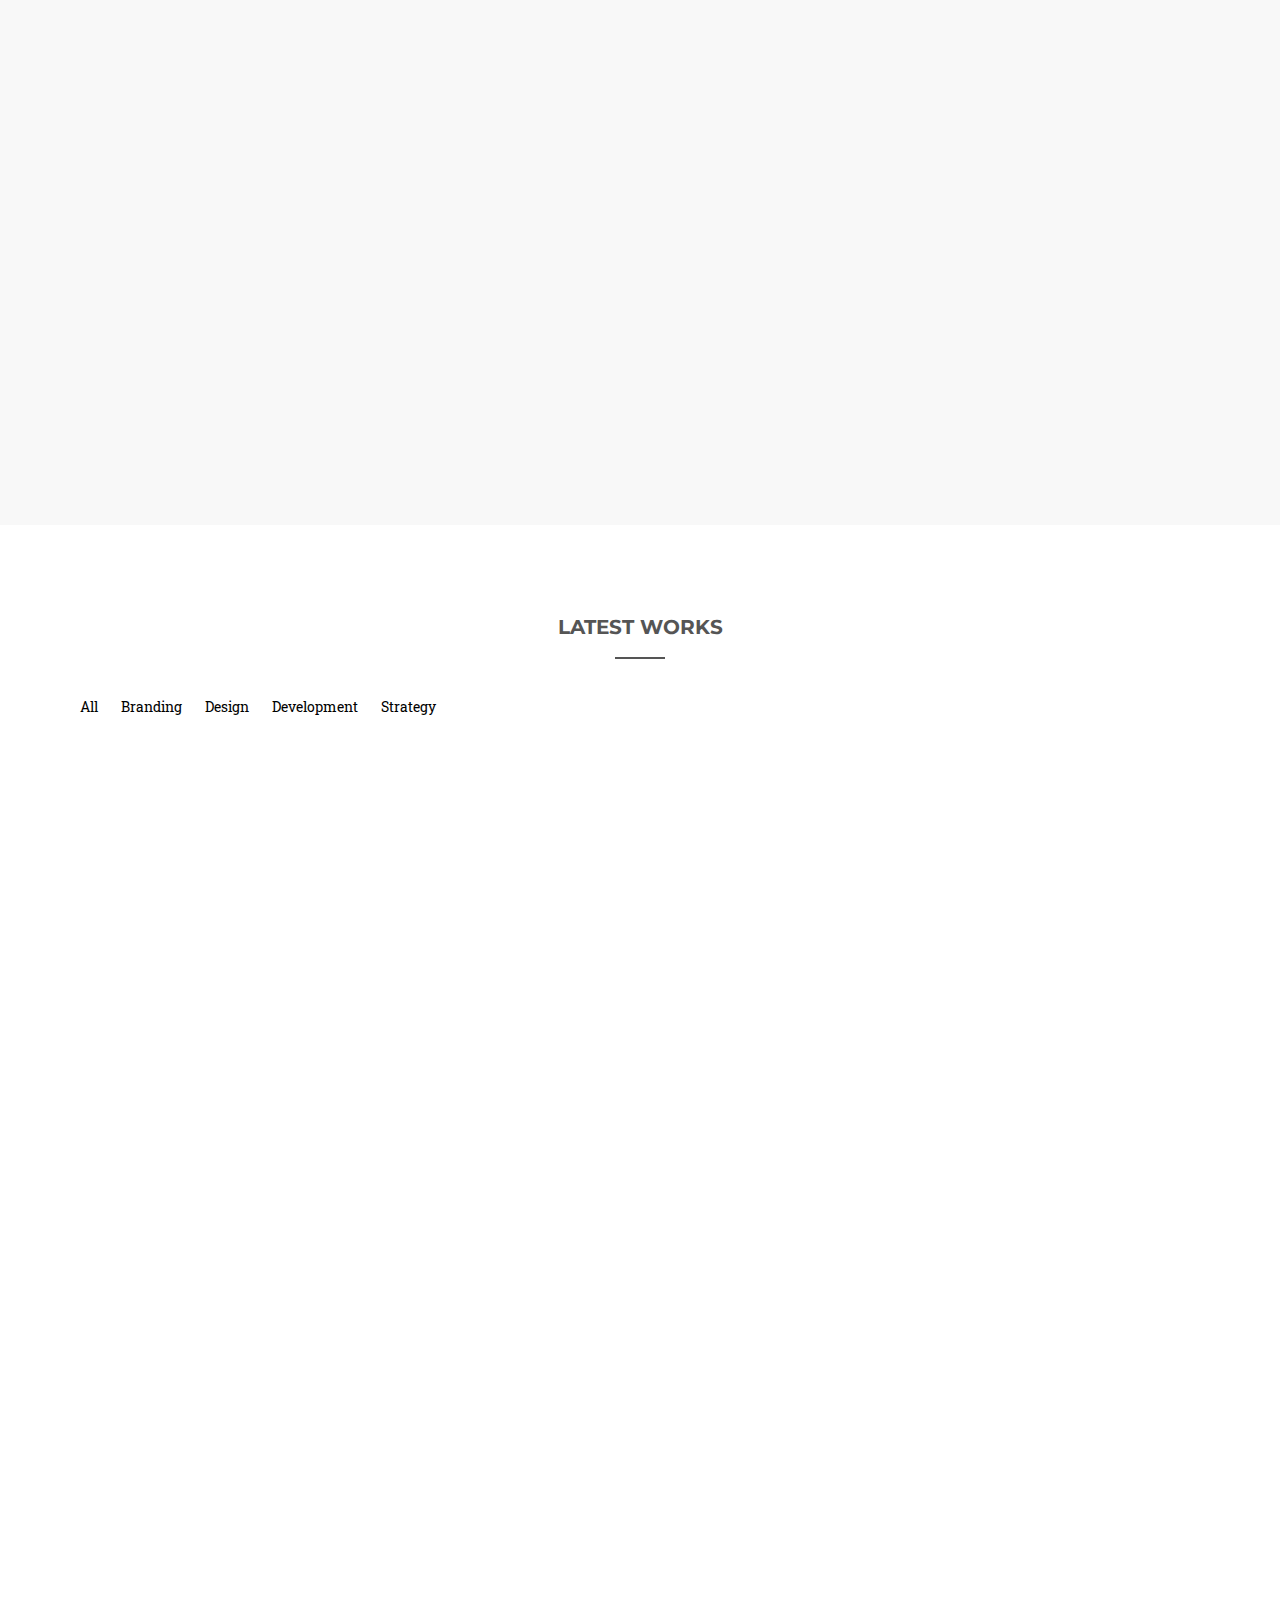
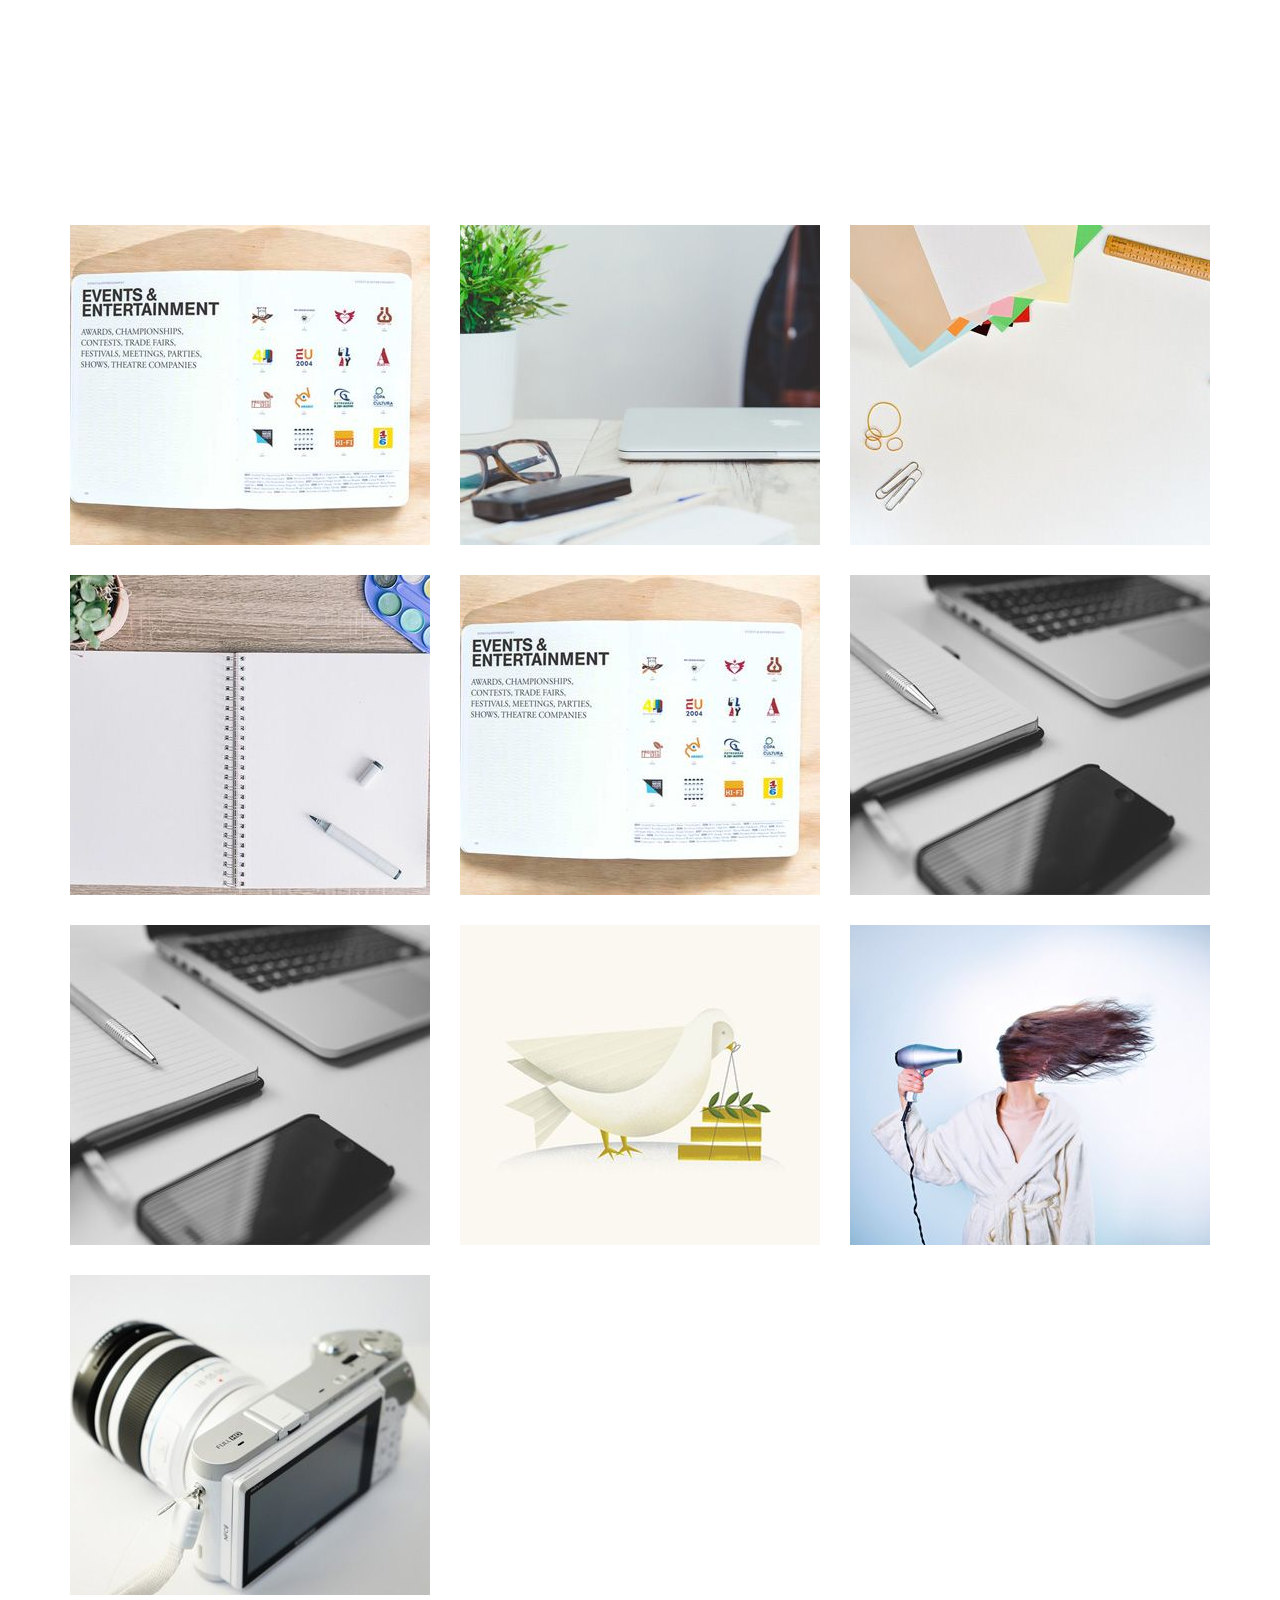
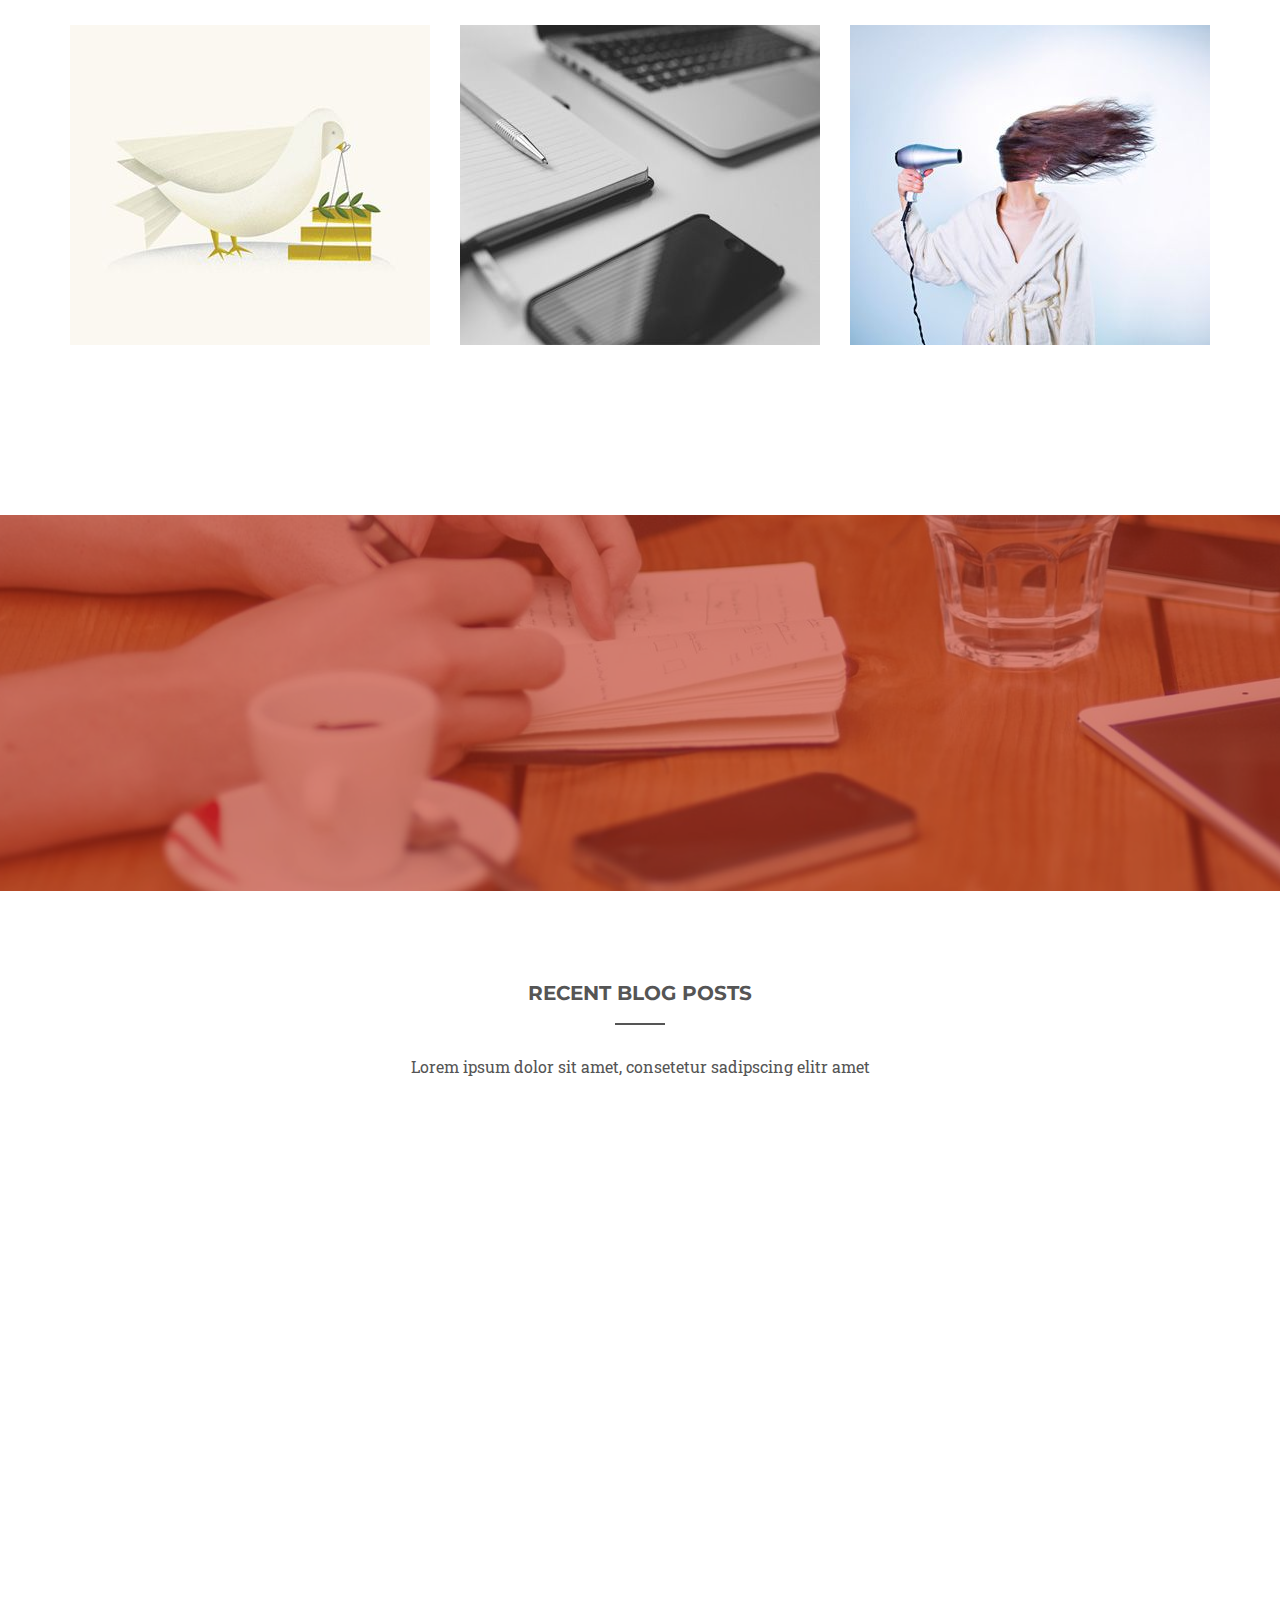
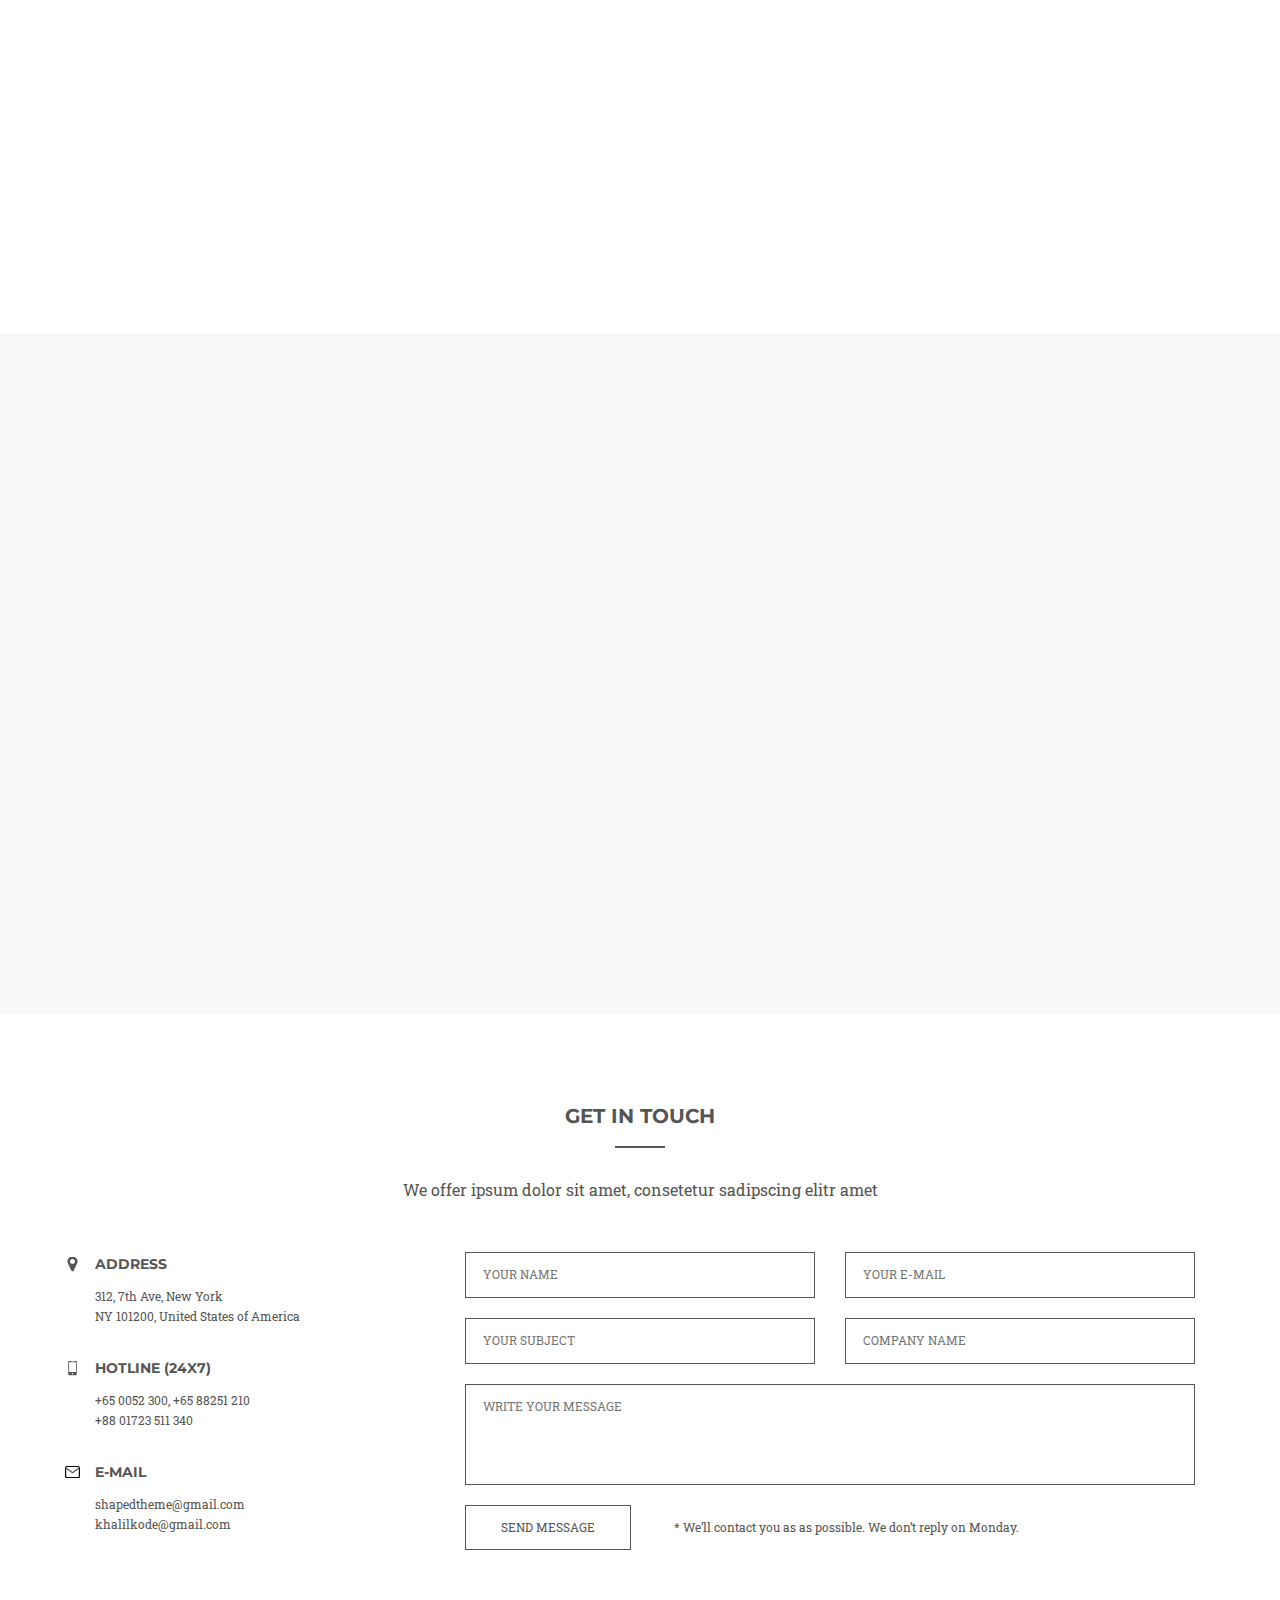
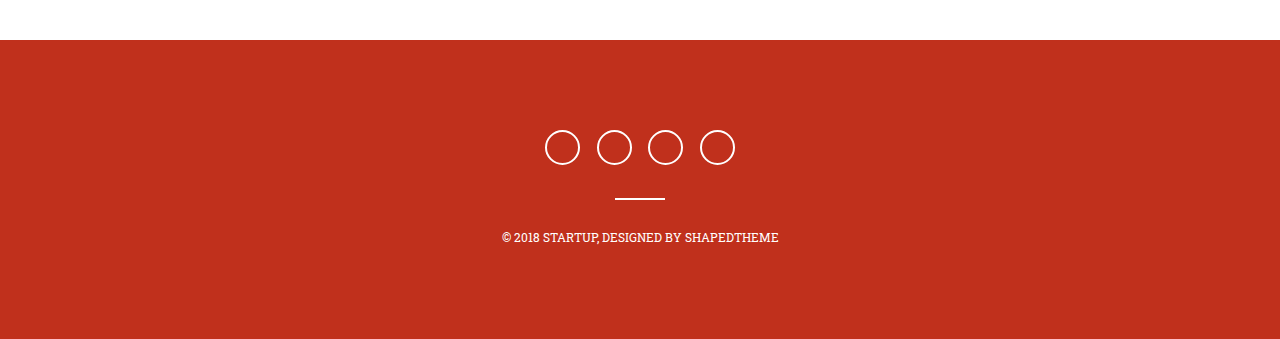
<file: langing-page/index.html>
<!DOCTYPE html>
<html lang="en">
<head>
	<meta charset="UTF-8">
	<title>STARTUP</title>
	<meta name="viewport" content="width=device-width, initial-scale=1">
	<link href="https://fonts.googleapis.com/css?family=Montserrat:300,400,400i,500" rel="stylesheet">
	<link href="https://fonts.googleapis.com/css?family=Roboto+Slab" rel="stylesheet">
	<link rel="stylesheet" href="css/normalize.css">
	<link rel="stylesheet" href="css/animate.css">
	<link rel="stylesheet" href="css/styles.css">
	<link rel="stylesheet" href="https://use.fontawesome.com/releases/v5.3.1/css/all.css" integrity="sha384-mzrmE5qonljUremFsqc01SB46JvROS7bZs3IO2EmfFsd15uHvIt+Y8vEf7N7fWAU" crossorigin="anonymous">
</head>
<body>
	<header class="header" id="header">			
		<nav class="header__nav">
			<div class="header-container">
				<div class="header__wrap-inner">
					<div class="header__wrap-resp">
						<a href="#" class="header__logo">Startup</a>	
						<span class="header__burger">&#9776;</span>
					</div>
						
					<ul class="header__list">
						<li class="header__item">
							<a href="#header" class="header__link">Home</a>
						</li>
						<li class="header__item">
							<a href="#services" class="header__link">Services</a>
						</li>
						<li class="header__item">
							<a href="#about" class="header__link">About</a>
						</li>
						<li class="header__item">
							<a href="#works" class="header__link">Works</a>
						</li>
						<li class="header__item">
							<a href="#blog" class="header__link">Blog</a>
						</li>
						<li class="header__item">
							<a href="#clients" class="header__link">Clients</a>
						</li>
						<li class="header__item">
							<a href="#contact" class="header__link">Contact</a>
						</li>
					</ul>
				</div>
			</div>
		</nav>
		<div class="header__title">
			<h1 class="header__heading wow bounceInRight">Welcome to STARTUP</h1>
			<span class="header__subheading wow bounceInLeft">Your Favourite Creative Agency Template</span>
			<a href="#" class="header__btn btn btn--section wow fadeIn" data-wow-delay="1s">Get started</a>
		</div>
	</header>
	<main class="main">
		<section class="services container section-p90" id="services">
			<div class="section-title services__title">
				<h2 class="section-title__heading">Services</h2>
				<p class="section-title__text">We offer ipsum dolor sit amet, consetetur sadipscing elitr amet</p>
			</div>


			<ul class="services__list">
				<li class="services__item wow slideInUp">
					<span class="services__icon"><i class="fas fa-font"></i></span>
					<h3 class="services__service-title">Clean Typography</h3>
					<p class="services__text">Lorem ipsum dolor sit amet, consectetur adipisicing elit. Minima maxime quam architecto quo inventore harum ex magni, dicta impedit. Lorem ipsum.</p>
				</li>
				<li class="services__item wow slideInUp" data-wow-delay="0.1s">
					<span class="services__icon"><i class="fas fa-code"></i></span>
					<h3 class="services__service-title">Clean Typography</h3>
					<p class="services__text">Lorem ipsum dolor sit amet, consectetur adipisicing elit. Minima maxime quam architecto quo inventore harum ex magni, dicta impedit. Lorem ipsum.</p>
				</li>
				<li class="services__item wow slideInUp" data-wow-delay="0.2s">
					<span class="services__icon"><i class="far fa-life-ring"></i></span>
					<div class="services__item-wrap">
						<h3 class="services__service-title">Clean Typography</h3>
						<p class="services__text">Lorem ipsum dolor sit amet, consectetur adipisicing elit. Minima maxime quam architecto quo inventore harum ex magni, dicta impedit. Lorem ipsum.</p>
					</div>
				</li>
			</ul>
		</section>

		<section class="about section-p90" id="about">
			<div class="container">
				<div class="section-title">
					<h2 class="section-title__heading">About Us</h2>
					<p class="section-title__text">We offer ipsum dolor sit amet, consetetur sadipscing elitr amet</p>
				</div>
				<div class="about__info wow fadeIn" data-wow-offset="50" data-wow-delay="0.2s">
					<p class="about__text">Lorem ipsum dolor sit amet, consetetur sadipscing elitr, sediam nonumy eirmod tempor invidunt ut labore et dolore aliquyam erat, sed diam voluptua. At vero eos et accusam et justo dolores et ea rebum. Stet clita kasd gubergren, no sea takimata sanctus est Lorem ipsum dolor sit amet. Lorem ipsum dolor et dolore aliquyam erat. Lorem ipsum dolor sit amet. Lorem ipsum eat.</p>
					<span class="about__expand">Expand...</span>
					<p class="about__text">Lorem ipsum dolor sit amet, consetetur sadipscing elitr, sediam nonumy eirmod tempor invidunt ut labore et dolore aliquyam erat, sed diam voluptua. At vero eos et accusam et justo dolores et ea rebum. Stet clita kasd gubergren, no sea takimata sanctus est Lorem ipsum dolor sit amet. Lorem ipsum dolor et dolore aliquyam erat. Lorem ipsum dolor sit amet. Lorem ipsum eat.</p>
				</div>
			
				<ul class="about__team">
					<li class="about__teammate wow fadeInUp" data-wow-offset="100">
						<ul class="about__social-list">
							<li class="about__social-item">
								<a href="#" class="about__link"><i class="fab fa-facebook-f"></i></a>
							</li>
							<li class="about__social-item">
								<a href="#" class="about__link"><i class="fab fa-twitter"></i></a>
							</li>
							<li class="about__social-item">
								<a href="#" class="about__link"><i class="fab fa-google-plus-g"></i></a>
							</li>
							<li class="about__social-item">
								<a href="#" class="about__link"><i class="fab fa-linkedin-in"></i></a>
							</li>
						</ul>
						<div class="about__photo-wrap">
							<img src="images/teammate.jpg" class="about__photo" alt="teammate" width="263" height="250">
						</div>
						<span class="about__teammate-name">Md. Khalil Uddin</span>
						<span class="about__teammate-position">Head of Ideas</span>
					</li>

					<li class="about__teammate  wow fadeInUp" data-wow-delay="0.1s"  data-wow-offset="100">
						<ul class="about__social-list">
							<li class="about__social-item">
								<a href="#" class="about__link"><i class="fab fa-facebook-f"></i></a>
							</li>
							<li class="about__social-item">
								<a href="#" class="about__link"><i class="fab fa-twitter"></i></a>
							</li>
							<li class="about__social-item">
								<a href="#" class="about__link"><i class="fab fa-google-plus-g"></i></a>
							</li>
							<li class="about__social-item">
								<a href="#" class="about__link"><i class="fab fa-linkedin-in"></i></a>
							</li>
						</ul>
						<div class="about__photo-wrap">
							<img src="images/teammate-2.jpg" class="about__photo" alt="teammate" width="263" height="250">
						</div>
						<span class="about__teammate-name">Rubel Miah</span>
						<span class="about__teammate-position">Lead WordPress Developer</span>
					</li>

					<li class="about__teammate  wow fadeInUp" data-wow-delay="0.2s"  data-wow-offset="100">
						<ul class="about__social-list">
							<li class="about__social-item">
								<a href="#" class="about__link"><i class="fab fa-facebook-f"></i></a>
							</li>
							<li class="about__social-item">
								<a href="#" class="about__link"><i class="fab fa-twitter"></i></a>
							</li>
							<li class="about__social-item">
								<a href="#" class="about__link"><i class="fab fa-google-plus-g"></i></a>
							</li>
							<li class="about__social-item">
								<a href="#" class="about__link"><i class="fab fa-linkedin-in"></i></a>
							</li>
						</ul>
						<div class="about__photo-wrap">
							<img src="images/teammate-3.jpg" class="about__photo" alt="teammate" width="263" height="250">
						</div>
						<span class="about__teammate-name">Shamim Mia</span>
						<span class="about__teammate-position">Shamim Mia</span>
					</li>

					<li class="about__teammate  wow fadeInUp"  data-wow-delay="0.3s"  data-wow-offset="100">
						<ul class="about__social-list">
							<li class="about__social-item">
								<a href="#" class="about__link"><i class="fab fa-facebook-f"></i></a>
							</li>
							<li class="about__social-item">
								<a href="#" class="about__link"><i class="fab fa-twitter"></i></a>
							</li>
							<li class="about__social-item">
								<a href="#" class="about__link"><i class="fab fa-google-plus-g"></i></a>
							</li>
							<li class="about__social-item">
								<a href="#" class="about__link"><i class="fab fa-linkedin-in"></i></a>
							</li>
						</ul>
						<div class="about__photo-wrap">
							<img src="images/teammate-4.jpg" class="about__photo" alt="teammate" width="263" height="250">
						</div>
						<span class="about__teammate-name">John Doe</span>
						<span class="about__teammate-position">John Doe</span>
					</li>
				</ul>
			</div>
		</section>

		<section class="latest-work section-p90" id="works">
			<div class="container">
				<div class="section-title">
					<h2 class="section-title__heading">Latest Works</h2>
				</div>

				<div class="latest-work__tabs">
					<ul class="latest-work__tabs">
						<li class="latest-work__tab">
							<button class="latest-work__btn tab">All</button>
						</li>
						<li class="latest-work__tab">
							<button class="latest-work__btn tab">Branding</button>
						</li>
						<li class="latest-work__tab">
							<button class="latest-work__btn tab">Design</button>
						</li>
						<li class="latest-work__tab">
							<button class="latest-work__btn tab">Development</button>
						</li>
						<li class="latest-work__tab">
							<button class="latest-work__btn tab">Strategy</button>
						</li>
					</ul>

					<!-- tabs content -->
					<ul class="latest-work__list tab__item">
						<li class="latest-work__item wow fadeInUp">
							<img src="images/portfolio-img-1.jpg" alt="portfolio work" class="latest-work__img">
							<div class="latest-work__item--hover">
								<b class="latest-work__name">Hair Dresser</b>
								<div class="latest-work__category">Branding</div>
								<a href="#" class="btn latest-work__view-btn">View</a>
							</div>
						</li>

						<li class="latest-work__item wow fadeInUp" data-wow-delay="0.1s">
							<img src="images/portfolio-img-2.jpg" alt="portfolio work" class="latest-work__img">
							<div class="latest-work__item--hover">
								<b class="latest-work__name">Hair Dresser</b>
								<div class="latest-work__category">Branding</div>
								<a href="#" class="btn latest-work__view-btn">View</a>
							</div>
						</li>

						<li class="latest-work__item wow fadeInUp" data-wow-delay="0.2s">
							<img src="images/portfolio-img-3.jpg" alt="portfolio work" class="latest-work__img">
							<div class="latest-work__item--hover">
								<b class="latest-work__name">Hair Dresser</b>
								<div class="latest-work__category">Branding</div>
								<a href="#" class="btn latest-work__view-btn">View</a>
							</div>
						</li>

						<li class="latest-work__item wow fadeInUp">
							<img src="images/portfolio-img-4.jpg" alt="portfolio work" class="latest-work__img">
							<div class="latest-work__item--hover">
								<b class="latest-work__name">Hair Dresser</b>
								<div class="latest-work__category">Branding</div>
								<a href="#" class="btn latest-work__view-btn">View</a>
							</div>
						</li>

						<li class="latest-work__item wow fadeInUp"  data-wow-delay="0.1s">
							<img src="images/portfolio-img-5.jpg" alt="portfolio work" class="latest-work__img">
							<div class="latest-work__item--hover">
								<b class="latest-work__name">Hair Dresser</b>
								<div class="latest-work__category">Branding</div>
								<a href="#" class="btn latest-work__view-btn">View</a>
							</div>
						</li>

						<li class="latest-work__item wow fadeInUp"  data-wow-delay="0.2s">
							<img src="images/portfolio-img-6.jpg" alt="portfolio work" class="latest-work__img">
							<div class="latest-work__item--hover">
								<b class="latest-work__name">Hair Dresser</b>
								<div class="latest-work__category">Branding</div>
								<a href="#" class="btn latest-work__view-btn">View</a>
							</div>
						</li>

						<li class="latest-work__item wow fadeInUp">
							<img src="images/portfolio-img-7.jpg" alt="portfolio work" class="latest-work__img">
							<div class="latest-work__item--hover">
								<b class="latest-work__name">Hair Dresser</b>
								<div class="latest-work__category">Branding</div>
								<a href="#" class="btn latest-work__view-btn">View</a>
							</div>
						</li>

						<li class="latest-work__item wow fadeInUp"  data-wow-delay="0.1s">
							<img src="images/portfolio-img-8.jpg" alt="portfolio work" class="latest-work__img">
							<div class="latest-work__item--hover">
								<b class="latest-work__name">Hair Dresser</b>
								<div class="latest-work__category">Branding</div>
								<a href="#" class="btn latest-work__view-btn">View</a>
							</div>
						</li>

						<li class="latest-work__item wow fadeInUp" data-wow-delay="0.2s">
							<img src="images/portfolio-img-9.jpg" alt="portfolio work" class="latest-work__img">
							<div class="latest-work__item--hover">
								<b class="latest-work__name">Hair Dresser</b>
								<div class="latest-work__category">Branding</div>
								<a href="#" class="btn latest-work__view-btn">View</a>
							</div>
						</li>					
					</ul>

					<ul class="latest-work__list tab__item">
						<li class="latest-work__item">
							<img src="images/portfolio-img-7.jpg" alt="portfolio work" class="latest-work__img">
							<div class="latest-work__item--hover">
								<b class="latest-work__name">Hair Dresser</b>
								<div class="latest-work__category">Branding</div>
								<a href="#" class="btn latest-work__view-btn">View</a>
							</div>
						</li>

						<li class="latest-work__item">
							<img src="images/portfolio-img-8.jpg" alt="portfolio work" class="latest-work__img">
							<div class="latest-work__item--hover">
								<b class="latest-work__name">Hair Dresser</b>
								<div class="latest-work__category">Branding</div>
								<a href="#" class="btn latest-work__view-btn">View</a>
							</div>
						</li>

						<li class="latest-work__item">
							<img src="images/portfolio-img-9.jpg" alt="portfolio work" class="latest-work__img">
							<div class="latest-work__item--hover">
								<b class="latest-work__name">Hair Dresser</b>
								<div class="latest-work__category">Branding</div>
								<a href="#" class="btn latest-work__view-btn">View</a>
							</div>
						</li>
					</ul>

					<ul class="latest-work__list tab__item">
						<li class="latest-work__item">
							<img src="images/portfolio-img-6.jpg" alt="portfolio work" class="latest-work__img">
							<div class="latest-work__item--hover">
								<b class="latest-work__name">Hair Dresser</b>
								<div class="latest-work__category">Design</div>
								<a href="#" class="btn latest-work__view-btn">View</a>
							</div>
						</li>

						<li class="latest-work__item">
							<img src="images/portfolio-img-7.jpg" alt="portfolio work" class="latest-work__img">
							<div class="latest-work__item--hover">
								<b class="latest-work__name">Hair Dresser</b>
								<div class="latest-work__category">Design</div>
								<a href="#" class="btn latest-work__view-btn">View</a>
							</div>
						</li>
						<li class="latest-work__item">
							<img src="images/portfolio-img-3.jpg" alt="portfolio work" class="latest-work__img">
							<div class="latest-work__item--hover">
								<b class="latest-work__name">Hair Dresser</b>
								<div class="latest-work__category">Design</div>
								<a href="#" class="btn latest-work__view-btn">View</a>
							</div>
						</li>
					</ul>

					<ul class="latest-work__list tab__item">
						<li class="latest-work__item">
							<img src="images/portfolio-img-3.jpg" alt="portfolio work" class="latest-work__img">
							<div class="latest-work__item--hover">
								<b class="latest-work__name">Hair Dresser</b>
								<div class="latest-work__category">Development</div>
								<a href="#" class="btn latest-work__view-btn">View</a>
							</div>
						</li>

						<li class="latest-work__item">
							<img src="images/portfolio-img-2.jpg" alt="portfolio work" class="latest-work__img">
							<div class="latest-work__item--hover">
								<b class="latest-work__name">Hair Dresser</b>
								<div class="latest-work__category">Development</div>
								<a href="#" class="btn latest-work__view-btn">View</a>
							</div>
						</li>

						<li class="latest-work__item">
							<img src="images/portfolio-img-1.jpg" alt="portfolio work" class="latest-work__img">
							<div class="latest-work__item--hover">
								<b class="latest-work__name">Hair Dresser</b>
								<div class="latest-work__category">Development</div>
								<a href="#" class="btn latest-work__view-btn">View</a>
							</div>
						</li>

						<li class="latest-work__item">
							<img src="images/portfolio-img-4.jpg" alt="portfolio work" class="latest-work__img">
							<div class="latest-work__item--hover">
								<b class="latest-work__name">Hair Dresser</b>
								<div class="latest-work__category">Development</div>
								<a href="#" class="btn latest-work__view-btn">View</a>
							</div>
						</li>
					</ul>

					<ul class="latest-work__list tab__item">
						<li class="latest-work__item">
							<img src="images/portfolio-img-2.jpg" alt="portfolio work" class="latest-work__img">
							<div class="latest-work__item--hover">
								<b class="latest-work__name">Hair Dresser</b>
								<div class="latest-work__category">Strategy</div>
								<a href="#" class="btn latest-work__view-btn">View</a>
							</div>
						</li>

						<li class="latest-work__item">
							<img src="images/portfolio-img-3.jpg" alt="portfolio work" class="latest-work__img">
							<div class="latest-work__item--hover">
								<b class="latest-work__name">Hair Dresser</b>
								<div class="latest-work__category">Strategy</div>
								<a href="#" class="btn latest-work__view-btn">View</a>
							</div>
						</li>

						<li class="latest-work__item">
							<img src="images/portfolio-img-1.jpg" alt="portfolio work" class="latest-work__img">
							<div class="latest-work__item--hover">
								<b class="latest-work__name">Hair Dresser</b>
								<div class="latest-work__category">Strategy</div>
								<a href="#" class="btn latest-work__view-btn">View</a>
							</div>
						</li>
					</ul>
				</div>
			</div>
		</section>


		<section class="paralax">
			<h2 class="visually-hidden">Contact Us</h2>
			<strong class="paralax__heading wow fadeInUp" data-wow-offset="100">Do you like OUR WORK so far?<br>Let's talk about YOUR PROJECT!</strong>
			<a href="#" class="btn btn--section wow fadeIn" data-wow-delay="0.3s" data-wow-offset="100">Get in touch</a>
		</section>

		<section class="blog section-p90" id="blog">
			<div class="container">
				<div class="section-title">
					<h2 class="section-title__heading">Recent blog posts</h2>
					<p class="section-title__text">Lorem ipsum dolor sit amet, consetetur sadipscing elitr amet</p>
				</div>

				<article class="blog__article wow fadeIn" data-wow-offset="100">
					<div class="blog__img-wrap">
						<img src="images/article-img-1.jpg" class="blog__img" alt="article image">
					</div>

					<div class="blog__article-wrap">
						<div class="blog__article-title">
							<span class="blog__article-date">
								<time datetime="2018-10-18"><span class="blog__article-number">18</span>oct</time>
							</span>
							
							<div class="blog__article-wrap-inner">
								<h3 class="blog__article-heading">Startup ideas needs to be funded</h3>
								<span class="blog__article-subheading">By <a href="#" class="blog__article-author">Khalil</a> Uddin in <a href="#" class="blog__article-category">Development</a></span>
							</div>
						</div>

						
						<p class="blog__article-text">Lorem ipsum dolor sit amet, consetetur sadipscing elitr, sed diam nonumy eirmod teduntlabore et dolore magna aliquyam erat, sed diam voluptua. At vero eos et accusam et justo duo dolores et erebum. Stet clita kasd gubergren, no sea takimata sanctus est Lorem ipsum dolor sit am Lorem ipsum dolor sit amet, consetetur sadipscing elitr, sed diam nonumy eirmod tempor invidulabore et dolore aliquyam erat, sed diam</p>

						<a href="#" class="blog__article-link">Read more</a>
					</div>
				</article>

				<article class="blog__article wow fadeIn" data-wow-offset="100">
					<div class="blog__img-wrap">
						<img src="images/article-img-2.jpg" class="blog__img" alt="article image">
					</div>

					<div class="blog__article-wrap">
						<div class="blog__article-title">
							<span class="blog__article-date">
								<time datetime="2018-10-18"><span class="blog__article-number">18</span>oct</time>
							</span>
							
							<div class="blog__article-wrap-inner">
								<h3 class="blog__article-heading">User Interface Designing Elements</h3>
								<span class="blog__article-subheading">By <a href="#" class="blog__article-author">Khalil</a> Uddin in <a href="#" class="blog__article-category">Development</a></span>
							</div>
						</div>

						
						<p class="blog__article-text">2sLorem ipsum dolor sit amet, consetetur sadipscing elitr, sed diam nonumy eirmod teduntlabore et dolore magna aliquyam erat, sed diam voluptua. At vero eos et accusam et justo duo dolores et erebum. Stet clita kasd gubergren, no sea takimata sanctus est Lorem ipsum dolor sit am Lorem ipsum dolor sit amet, consetetur sadipscing elitr, sed diam nonumy eirmod tempor invidulabore et dolore aliquyam erat, sed diam</p>

						<a href="#" class="blog__article-link">Read more</a>
					</div>
				</article>
			</div>
		</section>

		<section class="clients section-p90" id="clients">
			<div class="container">
				<h2 class="visually-hidden">Clients</h2>
				<ul class="clients__list">
					<li class="clients__item wow fadeInDown" >
						<img src="images/client-1.png" alt="client 1" class="clients__img">
					</li>
					<li class="clients__item wow fadeInDown" data-wow-delay="0.1s">
						<img src="images/client-2.png" alt="client 2" class="clients__img">
					</li>
					<li class="clients__item wow fadeInDown" data-wow-delay="0.2s">
						<img src="images/client-3.png" alt="client 3" class="clients__img">
					</li>
					<li class="clients__item wow fadeInDown" data-wow-delay="0.3s">
						<img src="images/client-4.png" alt="client 4" class="clients__img">
					</li>
					<li class="clients__item wow fadeInDown" data-wow-delay="0.4s">
						<img src="images/client-5.png" alt="client 5" class="clients__img">
					</li>
				</ul>

				<div class="clients__slider wow fadeIn" data-wow-delay="0.4s">
					<div class="clients__slider-wrap">
						<p class="clients__text">Hvaing placeat facere possimus, omnis voluptas assumenda est, omnis dolor repellendus. Temporibus autem quibusdam et aut officiis debitis aut rerum”</p>
						<span class="clients__author">John Doe, Google Inc.</span>
					</div>

					<div class="clients__slider-wrap">
						<p class="clients__text">Lorem Ipsum is simply dummy text of the printing and typesetting industry. Lorem Ipsum has been the industry's standard dummy text ever since the 1500s”</p>
						<span class="clients__author">John Doe, Google Inc.</span>
					</div>

					<div class="clients__slider-wrap">
						<p class="clients__text">Sed ut perspiciatis unde omnis iste natus error sit voluptatem accusantium doloremque laudantium, totam rem aperiam, eaque..”</p>
						<span class="clients__author">John Doe, Google Inc.</span>
					</div>

					<div class="clients__slider-controllers">
						<i class="clients__controller"></i>
						<i class="clients__controller"></i>
						<i class="clients__controller"></i>
					</div>
				</div>
			</div>
		</section>

		<section class="contact section-p90" id="contact">
			<div class="container">
				<div class="section-title">
					<h2 class="section-title__heading">Get in touch</h2>
					<p class="section-title__text">We offer ipsum dolor sit amet, consetetur sadipscing elitr amet</p>
				</div>

				<div class="contact__content">
					<div class="contact__info">
						<ul class="contact__list">
							<li class="contact__item">
								<b class="contact__contacts contact__address">Address</b>
								<p class="contact__text"><span class="contact__test">312, 7th Ave, New York</span>NY 101200, United States of America</p>
							</li>
							<li class="contact__item">
								<b class="contact__contacts contact__hotline">Hotline (24x7)</b>
								<p class="contact__text"><span class="contact__test">+65 0052 300, +65 88251 210</span>+88 01723 511 340</p>
							</li>
							<li class="contact__item">
								<b class="contact__contacts contact__email">E-mail</b>
								<p class="contact__text"><span class="contact__test">shapedtheme@gmail.com</span>khalilkode@gmail.com</p>
							</li>
						</ul>
					</div>

					<div class="contact__form-wrap">
						<form action="#" class="contact__form">
							<div class="contact__form-fied-wrap">
								<input type="text" class="contact__form-field" placeholder="Your name">
								<input type="email" class="contact__form-field" placeholder="Your E-mail">
								<input type="text" class="contact__form-field" placeholder="Your subject">
								<input type="text" class="contact__form-field" placeholder="Company name">
							</div>
							<textarea rows="5" class="contact__form-message contact__form-field" placeholder="Write your message"></textarea>
							<button type="submit" class="btn contact__form-btn">Send message</button>
							<span class="contact__notice">* We’ll contact you as as possible. We don’t reply on Monday.</span>
						</form>
					</div>
				</div>
			</div>
		</section>
	</main>

	<footer class="footer section-p90">
		<ul class="footer__list">
			<li class="footer__item">
				<a href="#" class="footer__link"><i class="fab fa-twitter"></i></a>
			</li>
			<li class="footer__item">
				<a href="#" class="footer__link"><i class="fab fa-facebook-f"></i></a>
			</li>
			<li class="footer__item">
				<a href="#" class="footer__link"><i class="fab fa-instagram"></i></a>
			</li>
			<li class="footer__item">
				<a href="#" class="footer__link"><i class="fab fa-behance"></i></a>
			</li>
		</ul>
		<p class="footer__text">&copy; 2018 Startup, Designed by ShapedTheme</p>
	</footer>
	<script src="https://code.jquery.com/jquery-3.3.1.js"
	  integrity="sha256-2Kok7MbOyxpgUVvAk/HJ2jigOSYS2auK4Pfzbm7uH60="
	  crossorigin="anonymous"></script>
	  <script src="https://cdnjs.cloudflare.com/ajax/libs/wow/1.1.2/wow.min.js"></script>
	<script src="scripts/script.js"></script>
	<script>
        new WOW().init();
    </script>
</body>
</html>
</file>
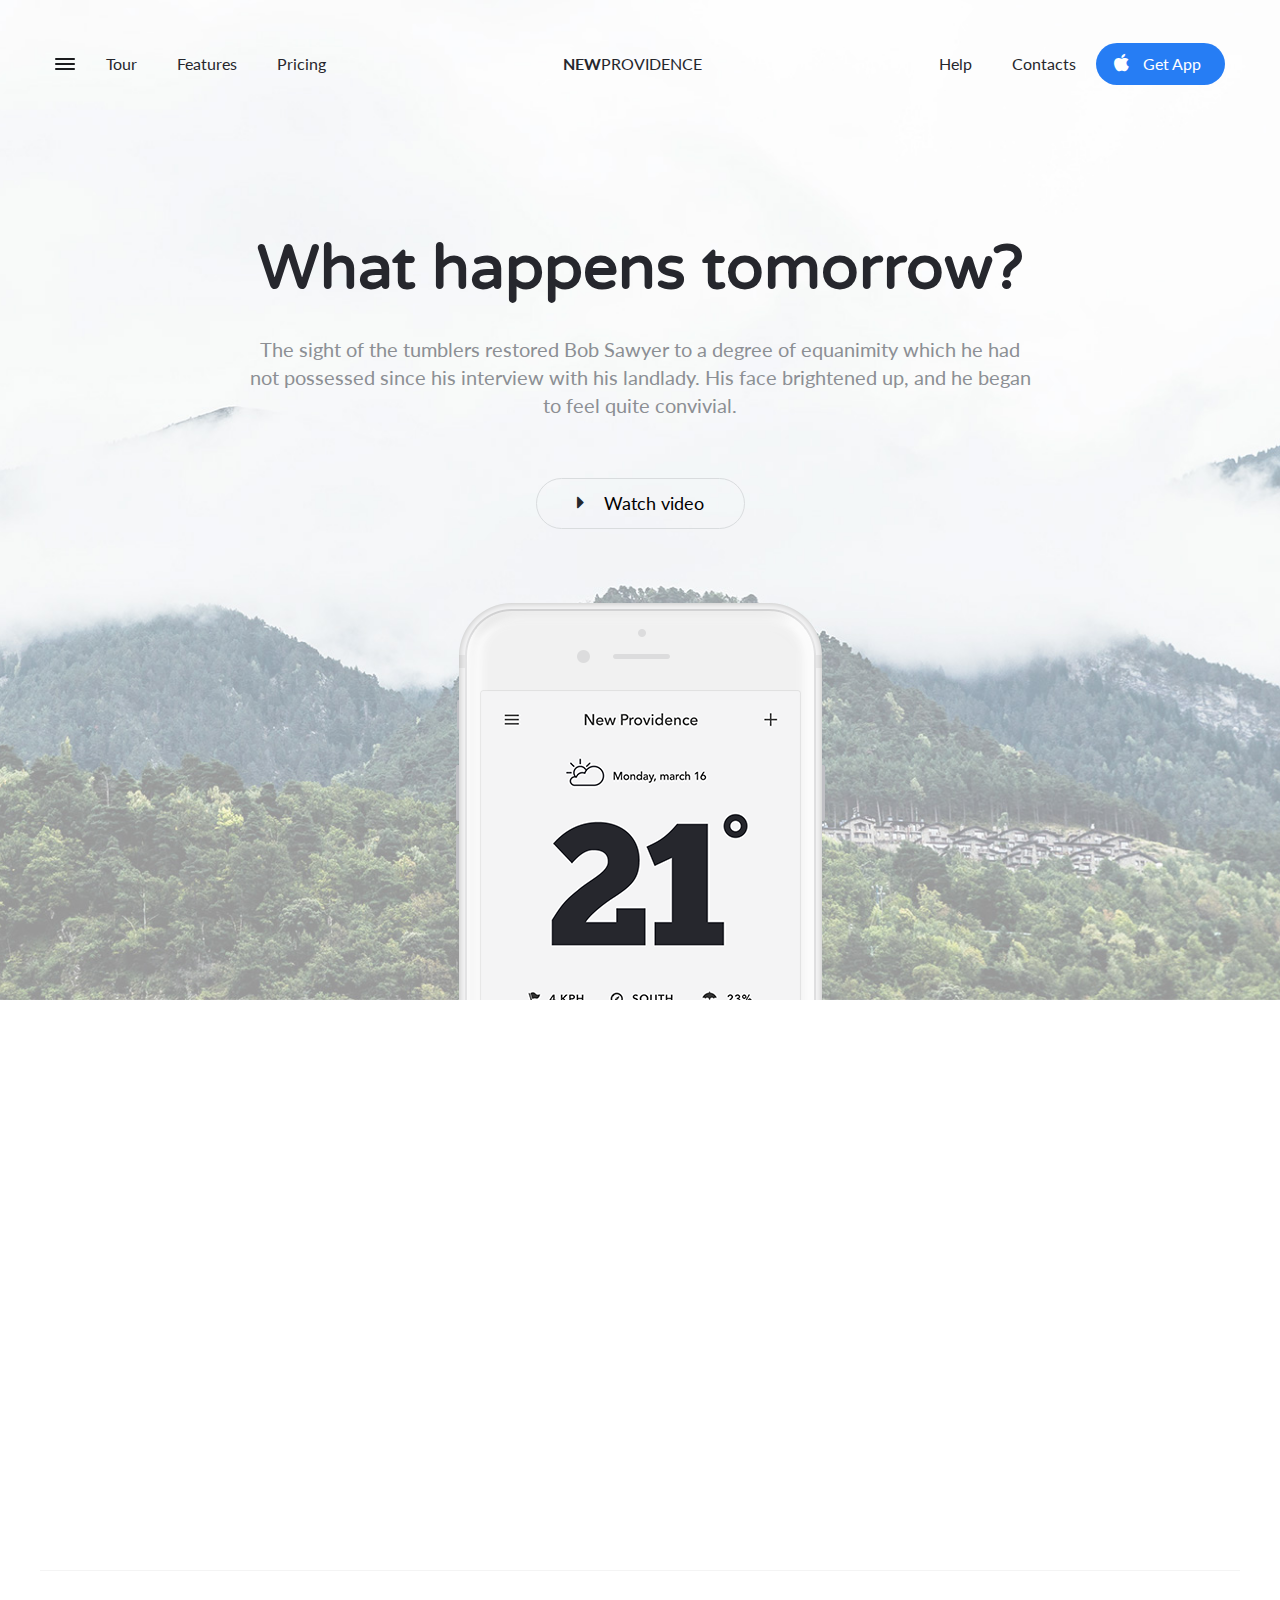
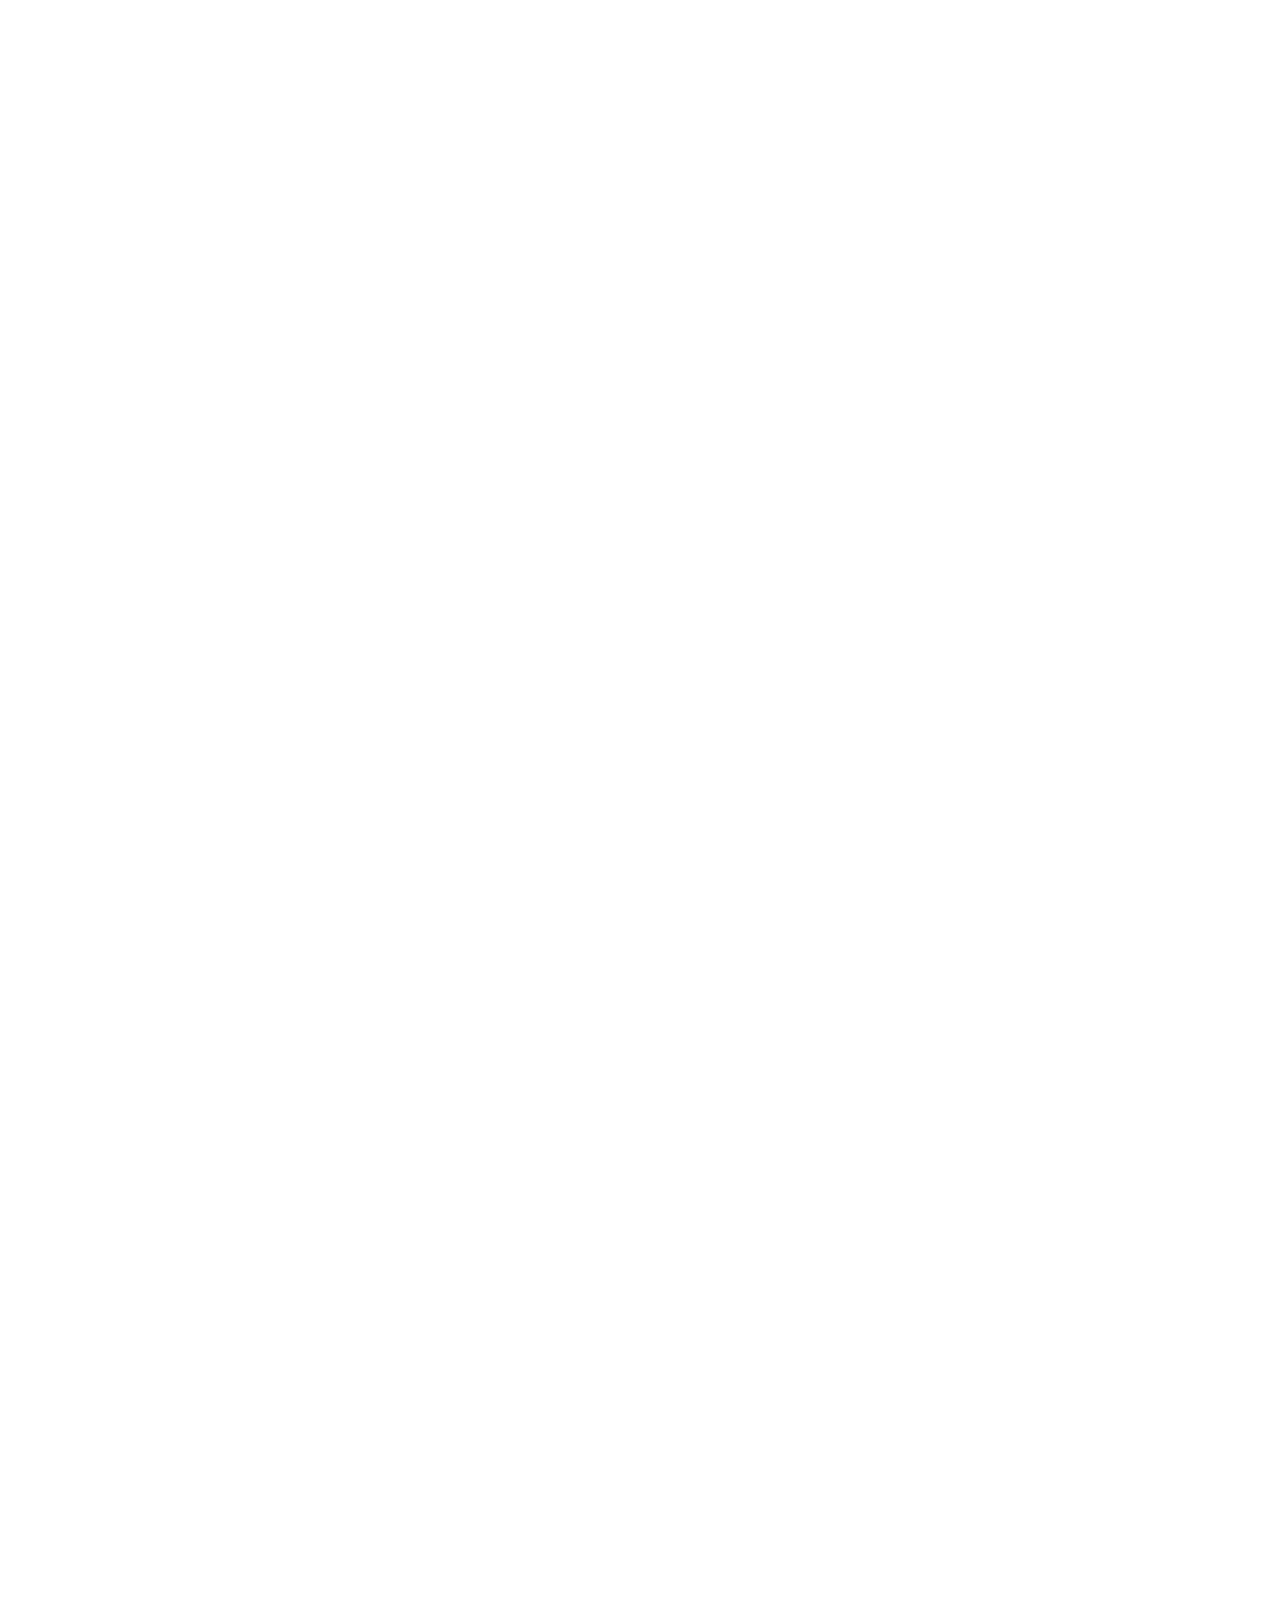
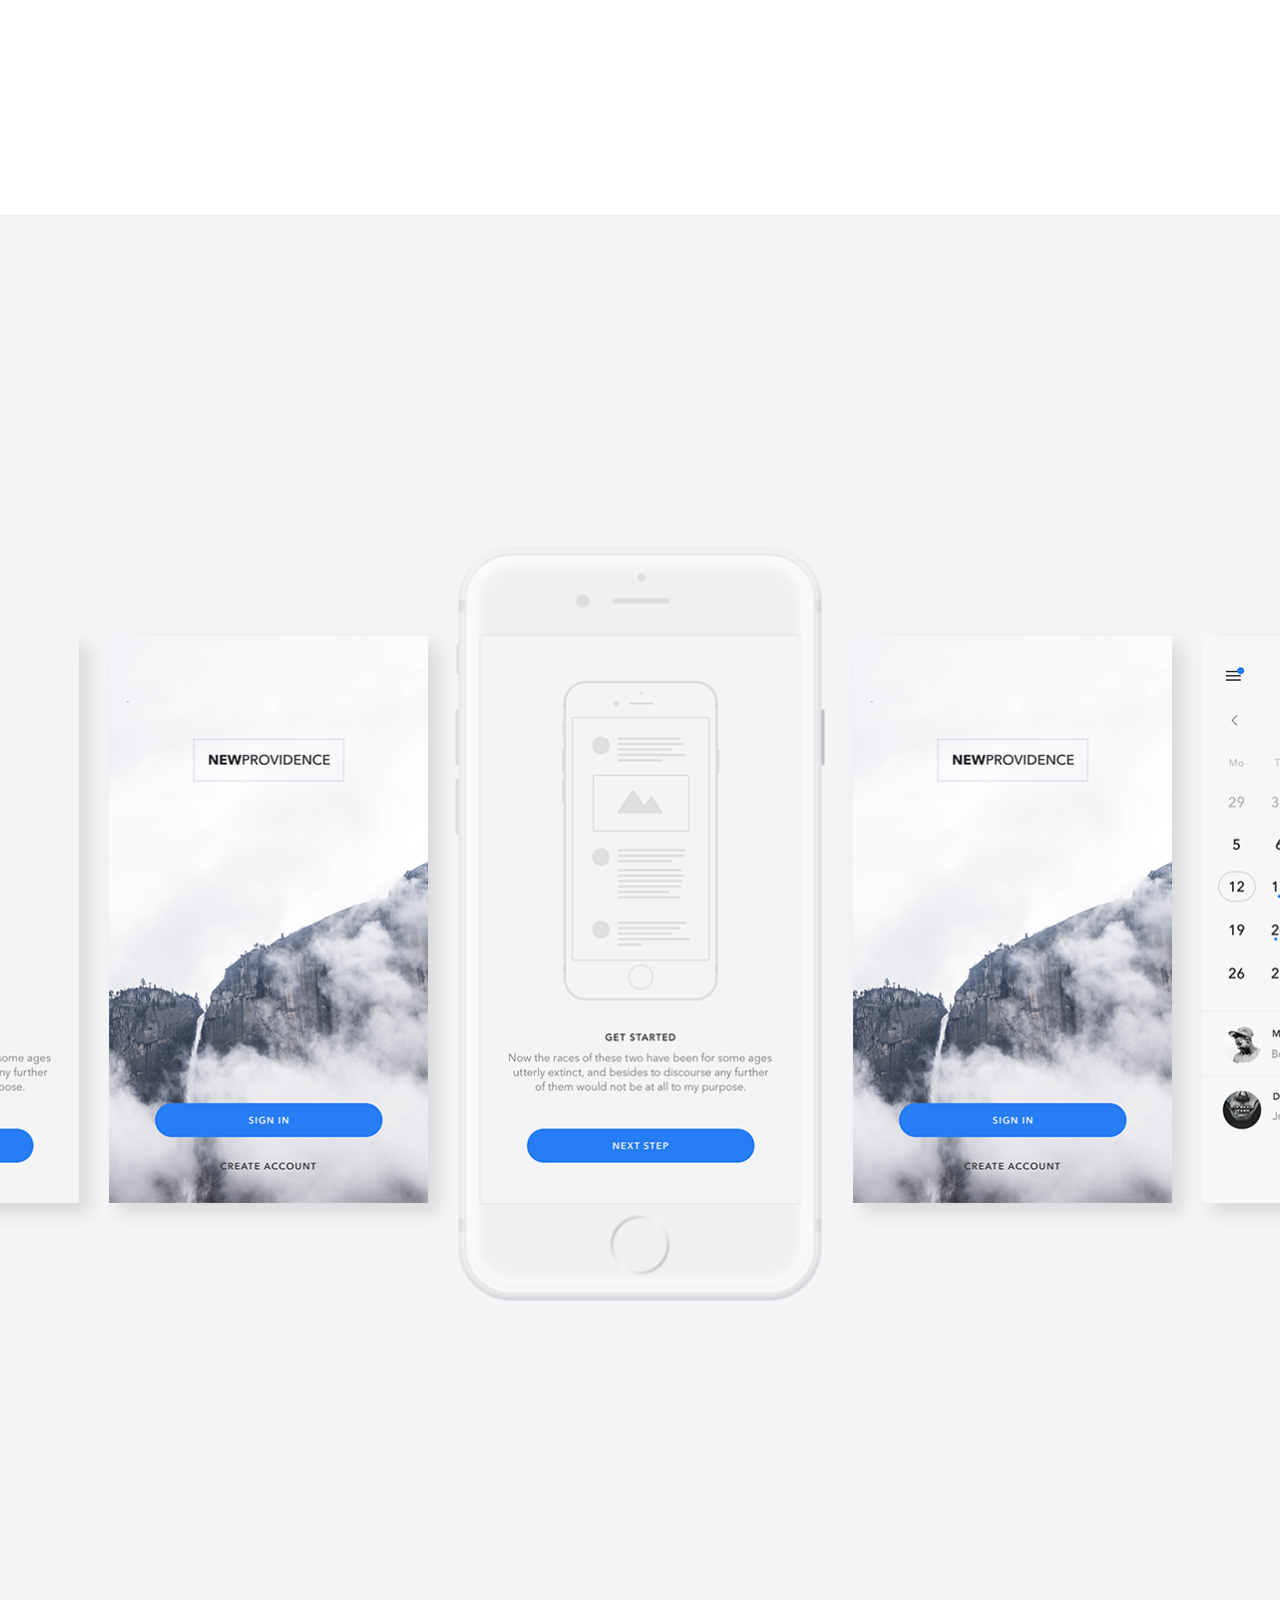
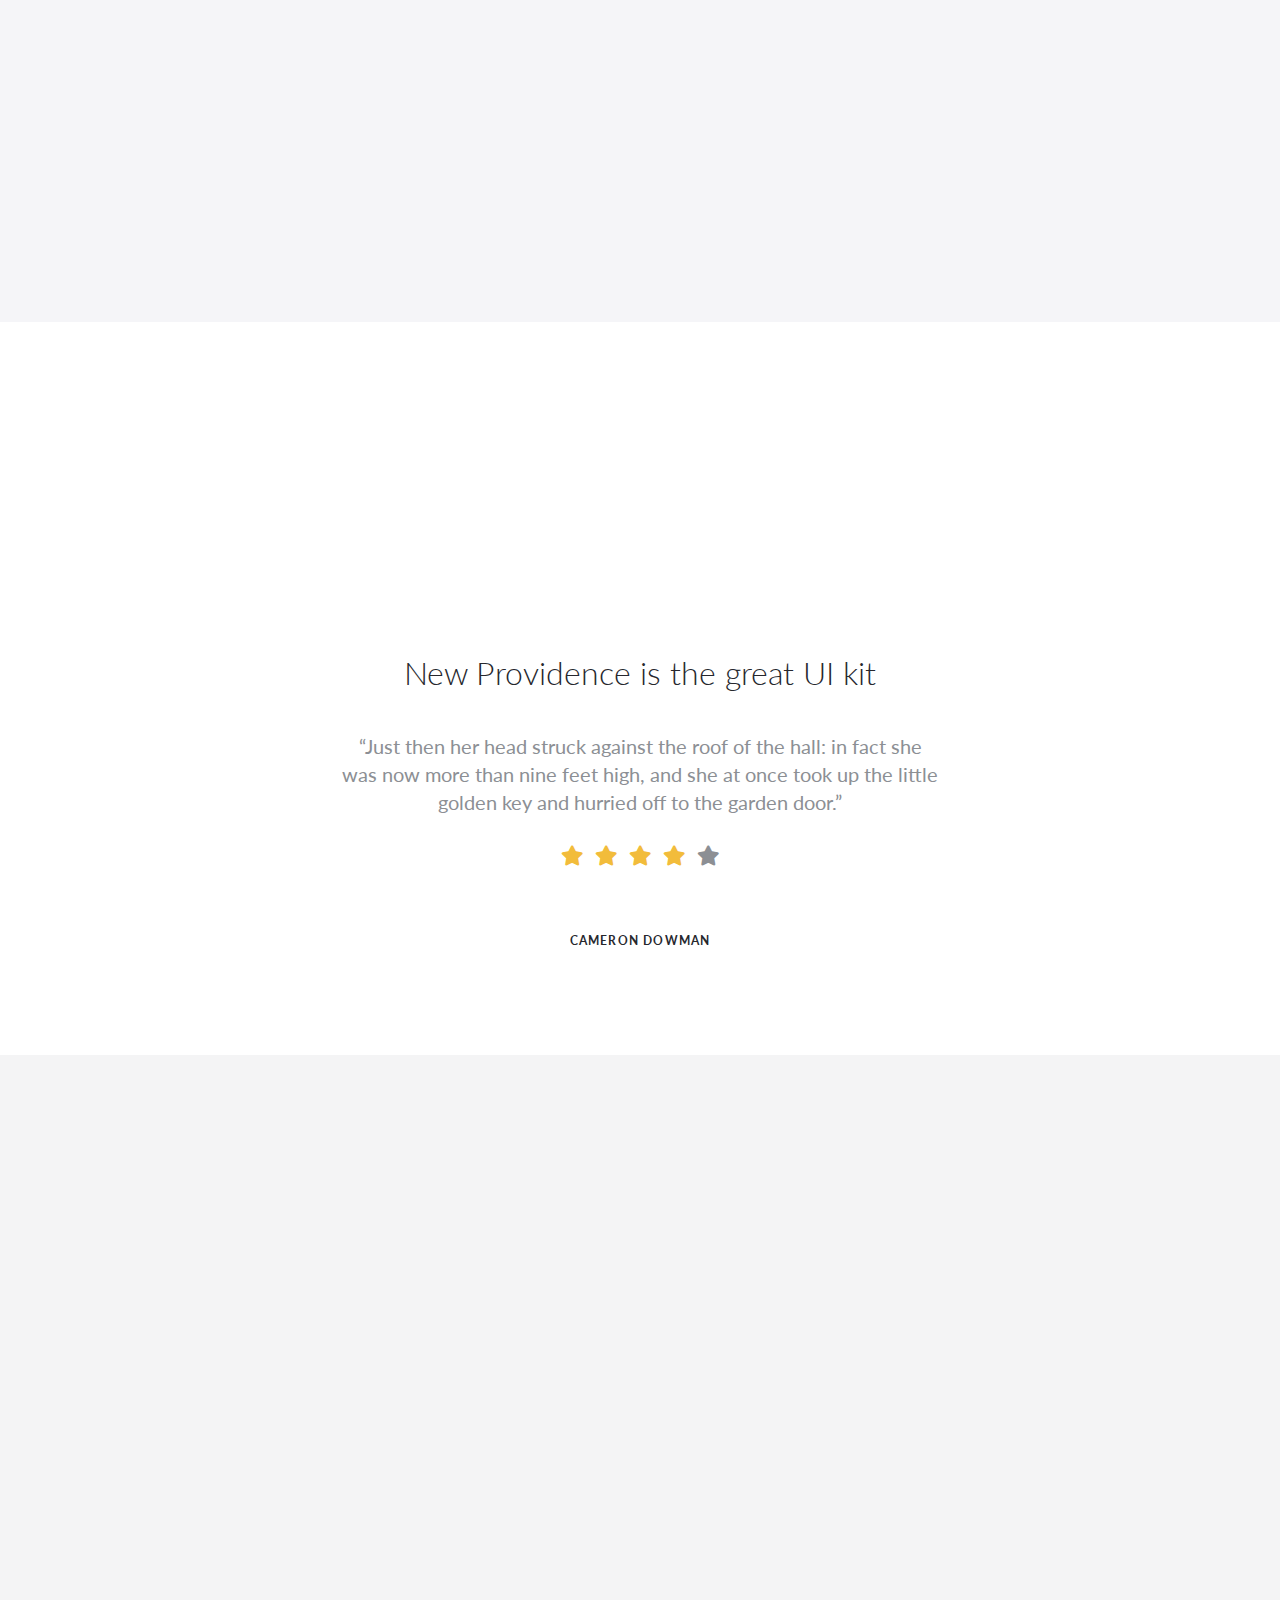
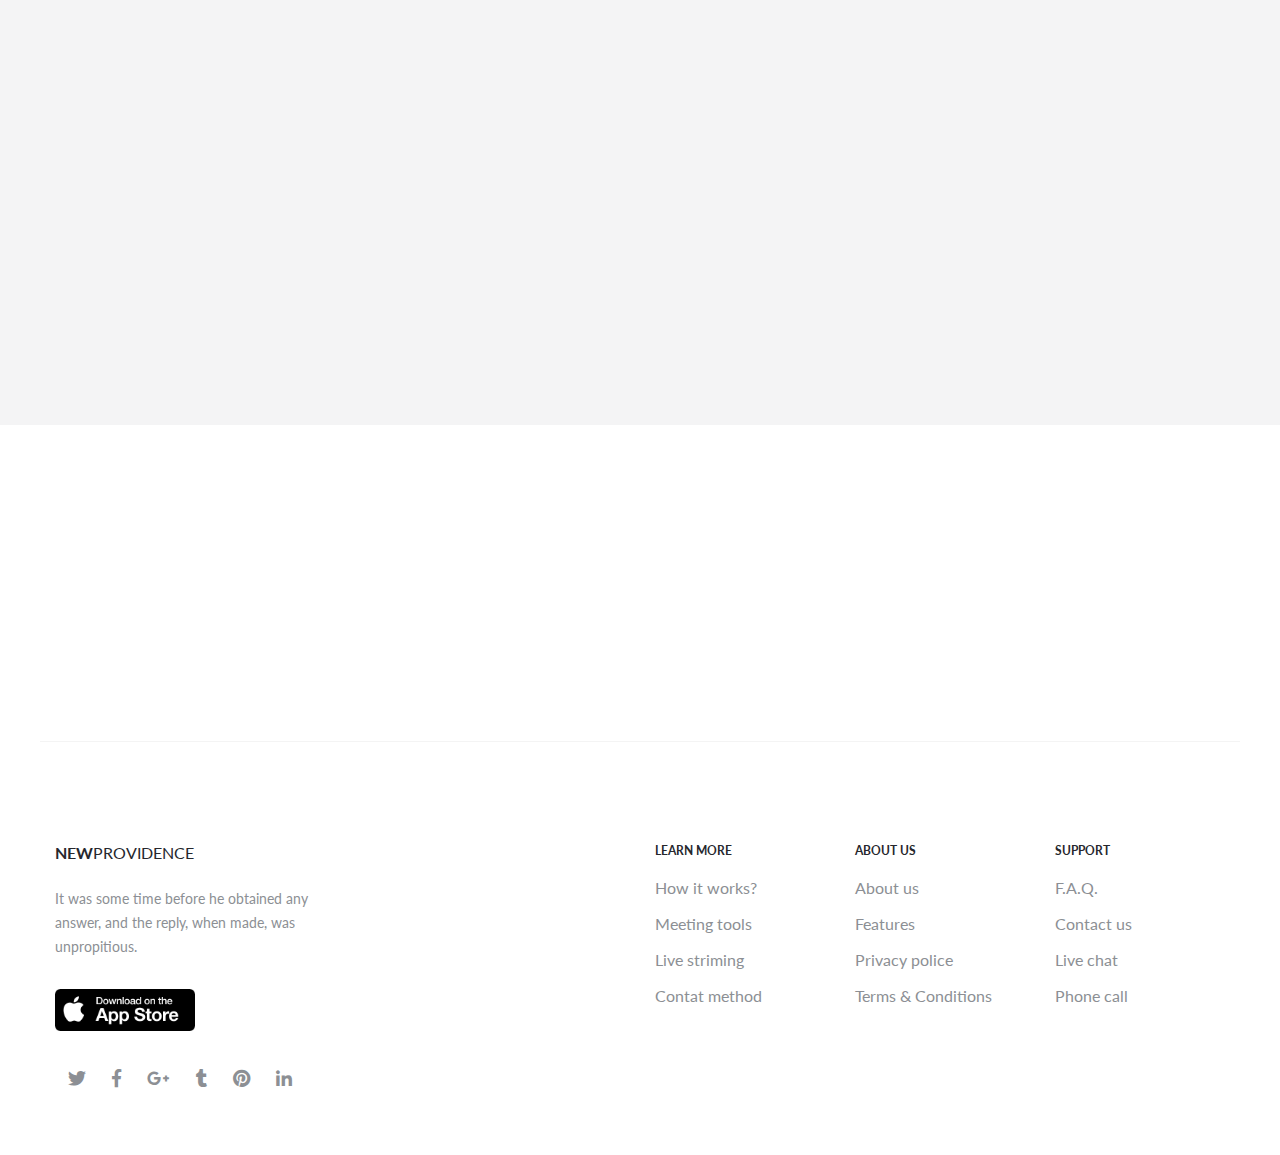
<file: new-providence/index.html>
<!DOCTYPE html>
<html lang="en">
<head>
	<meta charset="UTF-8">
	<meta name="viewport" content="width=device-width, initial-scale=1">
    <meta http-equiv="X-UA-Compatible" content="ie=edge">
	<title>New Providence</title>
	<link href="https://fonts.googleapis.com/css?family=Lato:300,400,700,900" rel="stylesheet">
	<link href="https://fonts.googleapis.com/css?family=Varela+Round" rel="stylesheet">
	<link href="https://fonts.googleapis.com/css?family=Roboto" rel="stylesheet">
	<link rel="stylesheet" href="css/normalize.css">
	<link rel="stylesheet" href="css/fontawesome-all.min.css">
	<link rel="stylesheet" href="css/animate.css">
	<link rel="stylesheet" href="css/slick.css">
	<link rel="stylesheet" href="css/main.css">
</head>
<body>
<!-- <img src="images/NewProvideebyCraftowork.jpg" class="pp" alt=""> -->
	<header class="header">
		<nav class="header__nav">
			<div class="header__inner">
				<div class="header-slide">
					<button class="header-slide__close"><i class="fas fa-times"></i></button>
					<div class="header-slide__top">
						<a href="#" class="logo">
							<span class="logo__bold">New</span>Providence
						</a>
						<ul class="header-slide__list">
							<li class="header-slide__item">
								<a href="#" class="header-slide__link">Tour</a>
							</li>
							<li class="header-slide__item">
								<a href="#" class="header-slide__link">Features</a>
							</li>
							<li class="header-slide__item">
								<a href="#" class="header-slide__link">Pricing</a>
							</li>
							<li class="header-slide__item">
								<a href="#" class="header-slide__link">Help</a>
							</li>
							<li class="header-slide__item">
								<a href="#" class="header-slide__link">Contacts</a>
							</li>
						</ul>
						<button class="header__button btn header-slide__button"><i class="fab fa-apple header__icon"></i>Get App</button>
					</div>
					
					<div class="header-slide__bot">
						<span class="header-slide__notice">Made with love by 
							<a href="#" class="header-slide__developed">Craft Work</a>
						</span>
						<span class="header-slide__notice">Developed by 
							<a href="#" class="header-slide__developed">Dmitry Mikhailov</a>
						</span>
						
						<ul class="socials-networks">
							<li class="socials-networks__social">
								<a href="#" class="socials-networks__icon-link"><i class="fab fa-twitter"></i></a>
							</li>
							<li class="socials-networks__social">
								<a href="#" class="socials-networks__icon-link"><i class="fab fa-facebook-f"></i></a>
							</li>
							<li class="socials-networks__social">
								<a href="#" class="socials-networks__icon-link"><i class="fab fa-google-plus-g"></i></a>
							</li>
							<li class="socials-networks__social">
								<a href="#" class="socials-networks__icon-link"><i class="fab fa-tumblr"></i></a>
							</li>
							<li class="socials-networks__social">
								<a href="#" class="socials-networks__icon-link"><i class="fab fa-pinterest"></i></a>
							</li>
							<li class="socials-networks__social">
								<a href="#" class="socials-networks__icon-link"><i class="fab fa-linkedin-in"></i></a>
							</li>
						</ul>
					</div>
				</div>
				
				<div class="header__desktop">
					<div class="header__menu-left">
						<div class="header__menu">
							<div class="header__menu--bar1"></div>
							<div class="header__menu--bar2"></div>
							<div class="header__menu--bar3"></div>
						</div>
						<ul class="header__list">
							<li class="header__item">
								<a href="#" class="header__link">Tour</a>
							</li>
							<li class="header__item">
								<a href="#" class="header__link">Features</a>
							</li>
							<li class="header__item">
								<a href="#" class="header__link">Pricing</a>
							</li>
						</ul>
					</div>
					
					<a href="#" class="logo">
						<span class="logo__bold">New</span>Providence
					</a>
					
					<div class="header__menu-right">
						<ul class="header__list">
							<li class="header__item">
								<a href="#" class="header__link">Help</a>
							</li>
							<li class="header__item">
								<a href="#" class="header__link">Contacts</a>
							</li>
						</ul>
						<button class="header__button btn"><i class="fab fa-apple header__icon"></i>Get App</button>
					</div>
				</div>
				
				
				
				<div class="header__tablet">
					<div class="header__menu header__menu--tablet">
						<div class="header__menu--bar1"></div>
						<div class="header__menu--bar2"></div>
						<div class="header__menu--bar3"></div>
					</div>
				
					<a href="#" class="logo">
						<span class="logo__bold">New</span>Providence
					</a>
				</div>
			</div>
		</nav>

		<div class="header__title">
			<strong class="header__heading wow fadeInUp" data-wow-duration="1s">What happens tomorrow?</strong>
			<p class="header__text  wow fadeInUp" data-wow-delay="0.2s" data-wow-duration="1s">The sight of the tumblers restored Bob Sawyer to a degree of equanimity which he had not possessed since his interview with his landlady. His face brightened up, and he began to feel quite convivial.</p>
			<button class="header__watch-button btn wow fadeInRight"  data-wow-delay="0.3s" data-wow-duration="1s"><i class="fas fa-caret-right header__icon header__icon--black"></i> Watch video</button>
		</div>
		<img src="images/header_iphone.png" class="header__img wow fadeInUp" alt="iPhone 6" data-wow-duration="1s"data-wow-offset="100">
	</header>

	<main class="main">
		
		<section class="features">
			<h2 class="visually-hidden">features</h2>
			<div class="features__inner">
				<ul class="features__list">
					<li class="features__item wow fadeInUp">
						<i class="far fa-lock-open features__icon"></i>
						<h3 class="features__heading">Real-time all the time</h3>
						<p class="features__text">Thus much I thought proper to tell you in relation to yourself, and to the trust I reposed in you.</p>
						<p class="features__text">Just then her head struck against the roof of the hall: in fact she was now more than nine feet high, and she at once took up the little golden key and hurried off to the garden door.</p>
					</li>
					<li class="features__item wow fadeInUp" data-wow-delay="0.2s">
						<i class="far fa-alarm-clock features__icon"></i>
						<h3 class="features__heading">Adopt without any obstacles</h3>
						<p class="features__text">This sounded a very good reason, and Alice was quite pleased to know it. 'I never thought of that before!' she said.</p>
						<p class="features__text">This I have produced as a scantling of Jack’s great eloquence and the force of his reasoning upon such abstruse matters.</p>
					</li>
				</ul>
			</div>
		</section>

		<section class="iphone-feature">
			<h2 class="visually-hidden">iphone-feature</h2>
			<div class="iphone-feature__inner">
				<div class="iphone-feature__wrap-img wow fadeInLeft" data-wow-offset="100" data-wow-duration="1s">
					<img src="images/iphone-feature.png" class="iphone-feature__img" alt="iPhone 6">
				</div>
				<div class="iphone-feature__info wow fadeInRight">
					<h3 class="heading-tertiary">Your day<br>is protected</h3>
					<p class="iphone-feature__text">There have not been any since we have lived here, said my mother.</p>
					<p class="iphone-feature__text">We thought - Mr. Copperfield thought - it was quite a large rookery; but the nests were very old ones, and the birds have deserted them a long while.</p>
					<button class="iphone-feature__button btn">Try to hack Us<i class="fas fa-arrow-circle-right iphone-feature__icon"></i></button>
					<a href="#" class="iphone-feature__link btn">Learn more</a>
				</div>
			</div>
		</section>

		<section class="map-feature">
			<h2 class="visually-hidden">map feature</h2>
				<div class="map-feature__inner">
					<div class="map-feature__wrap-img wow fadeInRight" data-wow-offset="100" data-wow-duration="1s">
						<img src="images/map.png" class="map-feature__img" alt="iPhone 6">
					</div>
					<div class="map-feature__info wow fadeInLeft">
						<h3 class="heading-tertiary">We are almost<br>everywhere</h3>
						<p class="features__text">Now the races of these two have been for some ages utterly extinct, and besides to discourse any further of them would not be at all to my purpose.</p>
						<p class="features__text">Thus much I thought proper to tell you in relation to yourself, and to the trust I reposed in you.</p>

						<b class="map-feature__partners">Partners</b>
						<ul class="partners__list">
							<li class="partners__item">
								<img src="images/dropbox-logo.png" alt="dropbox">
							</li>
							<li class="partners__item">
								<img src="images/evernote.png" alt="evernote">
							</li>
						</ul>
					</div>
				</div>
		</section>

		<section class="interface">
			<h3 class="heading-tertiary wow fadeInUp">Beautiful Interface</h3>
			<span class="interface__sub-h wow fadeInUp" data-wow-delay="0.4s">Landing Screen</span>

			<div class="interface__wrap">
				<img src="images/iphone.png" class="interface__phone" alt="iphone">
				<ul class="interface__slider">
					<li class="interface__item">
						<img src="images/slider/img-1.png" class="interface__img" alt="interface">
					</li>
					<li class="interface__item">
						<img src="images/slider/img-2.png" class="interface__img" alt="interface">
					</li>
					<li class="interface__item">
						<img src="images/slider/img-3.png" class="interface__img" alt="interface">
					</li>
					<li class="interface__item">
						<img src="images/slider/img-4.png" class="interface__img" alt="interface">
					</li>
					<li class="interface__item">
						<img src="images/slider/slide-5.jpg" class="interface__img" alt="interface">
					</li>
					<li class="interface__item">
						<img src="images/slider/img-1.png" class="interface__img" alt="interface">
					</li>
					<li class="interface__item">
						<img src="images/slider/img-2.png" class="interface__img" alt="interface">
					</li>
				</ul>
			</div>
		</section>

		<section class="invite">
			<span class="interface__sub-h wow fadeInUp" data-wow-delay="0.4s"><span class="interface__sub-h--bold">New</span>Providence</span>
			<h3 class="heading-tertiary wow fadeInUp">Get it to your smartphone </h3>

			<form action="#" class="form invite__form wow fadeInRight">
				<input type="email" class="form__email" placeholder="denis@getcraftwork.com">
				<button class="form__button btn" type="submit">Send Invite<i class="fas fa-arrow-circle-right form__icon"></i></button>
			</form>
			<form action="#" class="form invite__form--mobile wow fadeInUp">
				<input type="email" class="form__email" placeholder="denis@getcraftwork.com">
				<button class="form__button btn" type="submit">Send Invite<i class="fas fa-arrow-circle-right form__icon"></i></button>
			</form>

			<span class="interface__sub-h invite__text wow fadeIn" data-wow-delay="0.4s">or Download From</span>

			<a href="#" class="invite__link wow fadeInUp" data-wow-delay="0.4s"></a>
		</section>

		<section class="customers">
			<h2 class="visually-hidden">Feedback</h2>
			<div class="customers__wrap">
				<ul class="customers__list wow fadeInUp">
					<li class="customers__item">
						<img src="images/user1.jpg" alt="User" width="130" height="130" class="customers__img">	
					</li>
					<li class="customers__item customers__item--current">
						<img src="images/user2.jpg" alt="User" width="130" height="130" class="customers__img">	
					</li>
					<li class="customers__item">
						<img src="images/user3.jpg" alt="User" width="130" height="130" class="customers__img">	
					</li>
				</ul>
				<ul class="customers__slider">
					<li class="customers__slide">
						<b class="customers__heading">New Providence is the great UI kit</b>
						<p class="features__text">“Just then her head struck against the roof of the hall: in fact she was now more than nine feet high, and she at once took up the little golden key and hurried off to the garden door.”</p>
						<div class="customers__stars">
							<i class="fas fa-star customers__star"></i>
							<i class="fas fa-star customers__star"></i>
							<i class="fas fa-star customers__star"></i>
							<i class="fas fa-star customers__star"></i>
							<i class="fas fa-star customers__star customers__star--grey"></i>
						</div>
						<span class="customers__name">Cameron Dowman</span>
					</li>
					<li class="customers__slide wow fadeIn">
						<b class="customers__heading">New Providence is the great UI kit</b>
						<p class="features__text">“Just then her head struck against the roof of the hall: in fact she was now more than nine feet high, and she at once took up the little golden key and hurried off to the garden door.”</p>
						<div class="customers__stars">
							<i class="fas fa-star customers__star"></i>
							<i class="fas fa-star customers__star"></i>
							<i class="fas fa-star customers__star"></i>
							<i class="fas fa-star customers__star"></i>
							<i class="fas fa-star customers__star customers__star--grey"></i>
						</div>
						<span class="customers__name">Cameron Dowman</span>
					</li>
					<li class="customers__slide">
						<b class="customers__heading">New Providence is the great UI kit</b>
						<p class="features__text">“Just then her head struck against the roof of the hall: in fact she was now more than nine feet high, and she at once took up the little golden key and hurried off to the garden door.”</p>
						<div class="customers__stars">
							<i class="fas fa-star customers__star"></i>
							<i class="fas fa-star customers__star"></i>
							<i class="fas fa-star customers__star"></i>
							<i class="fas fa-star customers__star"></i>
							<i class="fas fa-star customers__star customers__star--grey"></i>
						</div>
						<span class="customers__name">Cameron Dowman</span>
					</li>
				</ul>
			</div>
		</section>

		<section class="plan">
			<div class="plan__inner">
				<div class="plan__info wow fadeInLeft">
					<h3 class="heading-tertiary">Choose your perfect plan</h3>
					<span class="plan__you-are">You are</span>
					<div class="plan__selector">
						<span class="plan__select plan__select--active">Individual</span>
						<span class="plan__select">Company</span>
					</div>
					<p class="features__text">Thus much I thought proper to tell you in relation to yourself, and to the trust I reposed in you.</p>
					<span class="plan__bigger-team">Have a bigger team? <a href="#" class="plan__link">Let‘s talk</a></span>
				</div>
				<div class="plan__plans">
					<div class="plan__item plan__item--active wow fadeInUp">
						<span class="plan__heading">Starter</span>
						<div class="plan__price-wrap">
							<span class="plan__price">free</span>
						</div>
						<p class="plan__text">Build your schedule<br>every day</p>
						<ul class="plan__features">
							<li><i class="far fa-check plan__check"></i>Unlimeted events</li>
							<li><i class="far fa-check plan__check"></i>Connect Dropbox & Evernote</li>
						</ul>
						<div class="plan__button-wrap">
							<button class="plan__button btn">Get started</button>
						</div>
					</div>
					<div class="plan__item wow fadeInUp"  data-wow-delay="0.4s">
						<span class="plan__heading">Pro</span>
						<div class="plan__price-wrap">
							<span class="plan__price">$4.99</span>
						</div>
						<p class="plan__text">Make your life<br>better</p>
						<ul class="plan__features">
							<li><i class="far fa-check plan__check"></i>Unlimeted events</li>
							<li><i class="far fa-check plan__check"></i>Connect Dropbox & Evernote</li>
							<li><i class="far fa-check plan__check"></i>Personal Assistant</li>
						</ul>
						<div class="plan__button-wrap">
							<button class="plan__button btn">Make me a Pro</button>
						</div>
					</div>
				</div>
			</div>
		</section>

		<section class="newsletters">
			<h3 class="heading-tertiary wow fadeInUp">Subscribe our newsletters</h3>

			<form action="#" class="form newsletters__form wow fadeInLeft">
				<input type="email" class="form__email" placeholder="Your e-mail">
				<button class="form__button btn newsletters__button" type="submit">Subscribe</button>
			</form>

			<form action="#" class="form newsletters__form--mobile wow fadeInUp">
				<input type="email" class="form__email" placeholder="Your e-mail">
				<button class="form__button btn" type="submit">Send Invite</button>
			</form>
			<span class="newsletters__text wow fadeInUp" data-wow-delay="0.4s">We promise to never spam you.</span>
		</section>

	</main>

	<footer class="footer">
		<div class="footer__inner">
			<div class="footer__info">
				<a href="#" class="logo">
					<span class="logo__bold">New</span>Providence
				</a>
				<p class="footer__text">It was some time before he obtained any answer, and the reply, when made, was unpropitious.</p>
				<a href="#" class="footer__app-store"><img src="images/app-store-download.png" width="140" alt="App store"></a>

				<ul class="socials-networks">
					<li class="socials-networks__social">
						<a href="#" class="socials-networks__icon-link"><i class="fab fa-twitter"></i></a>
					</li>
					<li class="socials-networks__social">
						<a href="#" class="socials-networks__icon-link"><i class="fab fa-facebook-f"></i></a>
					</li>
					<li class="socials-networks__social">
						<a href="#" class="socials-networks__icon-link"><i class="fab fa-google-plus-g"></i></a>
					</li>
					<li class="socials-networks__social">
						<a href="#" class="socials-networks__icon-link"><i class="fab fa-tumblr"></i></a>
					</li>
					<li class="socials-networks__social">
						<a href="#" class="socials-networks__icon-link"><i class="fab fa-pinterest"></i></a>
					</li>
					<li class="socials-networks__social">
						<a href="#" class="socials-networks__icon-link"><i class="fab fa-linkedin-in"></i></a>
					</li>
				</ul>
			</div>
			<div class="footer__nav">
				<div class="footer__item">
					<h4 class="footer__heading">Learn more</h4>
					<ul class="footer__list">
						<li><a href="#" class="footer__link">How it works?</a></li>
						<li><a href="#" class="footer__link">Meeting tools</a></li>
						<li><a href="#" class="footer__link">Live striming</a></li>
						<li><a href="#" class="footer__link">Contat method</a></li>
					</ul>
				</div>
				<div class="footer__item">
					<h4 class="footer__heading">About Us</h4>
					<ul class="footer__list">
						<li><a href="#" class="footer__link">About us</a></li>
						<li><a href="#" class="footer__link">Features</a></li>
						<li><a href="#" class="footer__link">Privacy police</a></li>
						<li><a href="#" class="footer__link">Terms & Conditions</a></li>
					</ul>
				</div>
				<div class="footer__item">
					<h4 class="footer__heading">Support</h4>
					<ul class="footer__list">
						<li><a href="#" class="footer__link">F.A.Q.</a></li>
						<li><a href="#" class="footer__link">Contact us</a></li>
						<li><a href="#" class="footer__link">Live chat</a></li>
						<li><a href="#" class="footer__link">Phone call</a></li>
					</ul>
				</div>
			</div>
		</div>
	</footer>

  <script src="https://cdnjs.cloudflare.com/ajax/libs/wow/1.1.2/wow.min.js"></script>
	<script  src="https://code.jquery.com/jquery-3.3.1.min.js"
  integrity="sha256-FgpCb/KJQlLNfOu91ta32o/NMZxltwRo8QtmkMRdAu8="
  crossorigin="anonymous"></script>
  <script src="js/slick.js"></script>
  <script src="js/main.js"></script>
</body>
</html>
</file>
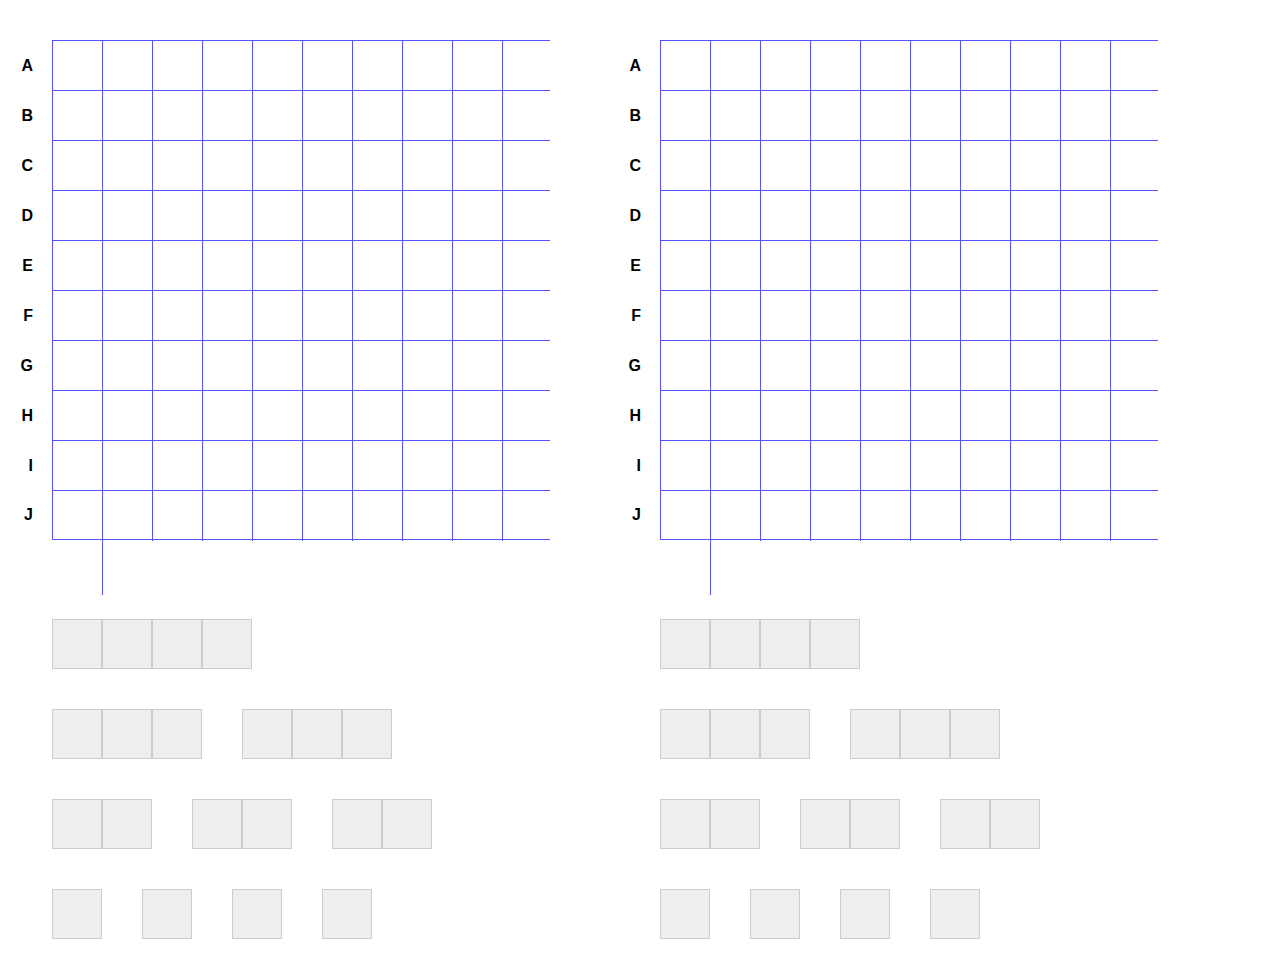
<file: sea_batle/index.html>
<!DOCTYPE html>
<html lang="en">
<head>
    <meta charset="UTF-8">
    <meta name="viewport" content="width=device-width, initial-scale=1.0">
    <meta http-equiv="X-UA-Compatible" content="ie=edge">
    <title>sea battle</title>
    <link rel="stylesheet" href="css/normalize.css">
    <link rel="stylesheet" href="css/style.css">
</head>
<body>
    <div class="container"></div>
    <script src="js/game.js"></script>
</body>
</html>
</file>
<file: css/main.css>
* {
  padding: 0;
  margin: 0;
  box-sizing: border-box; }

body {
  position: relative;
  width: 100%;
  height: 100%;
  min-width: 320px;
  font-family: "Noto Sans",Arial,Helvetica,sans-serif;
  color: #dcd9d5;
  background: #13100e;
  font-size: 14px;
  font-size: 1.4rem;
  overflow-x: hidden; }

.img-hov {
  transition: all .3s    ease;
  text-decoration: none; }
  .img-hov:hover {
    opacity: 0.7;
    text-decoration: none;
    color: inherit;
    outline: none; }

.btn {
  display: inline-block;
  position: relative;
  width: 100%;
  margin: 0 -2px 0 0;
  padding: 0 15px;
  border: none;
  background-color: transparent;
  color: #000;
  font-family: "Noto Sans",Arial,Helvetica,sans-serif;
  font-weight: 700;
  letter-spacing: 2px;
  text-transform: uppercase;
  text-decoration: none;
  text-align: center;
  cursor: pointer;
  border-radius: 50px;
  overflow: hidden;
  box-sizing: border-box;
  font-size: 14px;
  line-height: 38px;
  transition: background .1s ease-in-out; }

.dropdown {
  position: absolute;
  z-index: 200;
  background: #302d28;
  width: 120%;
  left: -1px;
  border: 1px solid #000;
  display: none;
  border-top: none; }

.header {
  position: relative;
  background: #13100e; }
  .header__box-gamburger {
    display: none;
    position: absolute;
    top: 15px;
    left: 15px;
    cursor: pointer;
    width: 42px;
    height: 42px;
    border-radius: 50%;
    background: #302d28;
    border: 2px solid #13100e;
    z-index: 210;
    box-sizing: content-box; }
    .header__box-gamburger::before, .header__box-gamburger::after {
      content: "";
      transition: all .2s ease-in-out; }
    .header__box-gamburger .header__gamburger, .header__box-gamburger::before, .header__box-gamburger::after {
      position: absolute;
      top: 50%;
      left: 50%;
      width: 20px;
      height: 2px;
      margin: -1px 0 0 -10px;
      background: #fdc061; }
    .header__box-gamburger::before {
      margin: -7px 0 0 -10px; }
    .header__box-gamburger::after {
      margin: 5px 0 0 -10px; }
    .header__box-gamburger--active .header__gamburger {
      display: none; }
    .header__box-gamburger--active::before {
      margin: -1px 0 0 -10px;
      transform: rotate(-45deg); }
    .header__box-gamburger--active::after {
      margin: -1px 0 0 -10px;
      transform: rotate(45deg); }
  .header .header__inner {
    margin: 0 auto;
    width: 100%;
    max-width: 1280px;
    min-width: 320px; }
  .header__top-bar {
    display: flex;
    align-items: center;
    justify-content: space-between;
    padding: 15px 0 8px; }
  .header__box {
    display: flex;
    align-items: center; }
  .header__nav {
    background: #302d28; }
  .header__list {
    flex-wrap: wrap;
    display: flex; }
  .header__item {
    list-style: none;
    position: relative; }
    .header__item:not(:last-child) {
      border-right: 1px solid #000; }
    .header__item:hover .dropdown {
      display: block; }
  .header__link {
    transition: background .1s ease-in-out;
    text-decoration: none;
    display: block;
    padding: 10px 35px;
    font-size: 14px;
    text-transform: uppercase;
    letter-spacing: 2px;
    color: #fdc061; }
    .header__link:hover {
      transition: all .1s ease-in-out;
      background: rgba(253, 192, 97, 0.1); }
    .header__link--active {
      background-color: #fdc061;
      color: #000;
      pointer-events: none; }

.sidebar {
  display: none;
  position: fixed;
  top: 0;
  left: 0;
  width: 100%;
  height: 100%;
  padding: 110px 0 25px 0;
  background: #302d28;
  z-index: 200; }
  .sidebar__box-logo-reg {
    position: absolute;
    top: 15px;
    left: 50%;
    transform: translateX(-50%);
    z-index: 300; }
  .sidebar__logo {
    display: block;
    margin-bottom: 13px;
    text-align: center; }
  .sidebar__inner {
    position: relative;
    width: 290px;
    min-width: 290px;
    height: 100%;
    margin: 0 auto;
    overflow: hidden; }
  .sidebar__scroll {
    width: 310px;
    height: 100%;
    overflow-y: auto;
    overflow-x: hidden; }
  .sidebar__wrap {
    width: 290px;
    min-height: 100%; }
  .sidebar__dropdown ul {
    text-align: center;
    display: none;
    width: 100% !important; }
    .sidebar__dropdown ul li {
      border-top: 2px solid #13100e !important; }
    .sidebar__dropdown ul li a {
      background-color: #13100e;
      font-size: 18px !important; }
  .sidebar__nav ul {
    width: 96%; }
    .sidebar__nav ul li {
      text-align: center; }
      .sidebar__nav ul li a {
        display: block;
        padding: 10px 0;
        font-weight: 700;
        letter-spacing: 2px;
        color: #fdc061;
        text-transform: capitalize;
        text-decoration: none;
        font-size: 24px; }
        .sidebar__nav ul li a:hover {
          color: #ededed; }
      .sidebar__nav ul li:hover .dropdown {
        display: block;
        width: 100%;
        border: none;
        position: static; }
    .sidebar__nav ul li:not(:first-child) {
      border-top: 2px solid #13100e; }
  .sidebar__support {
    position: relative;
    width: 100%;
    padding: 0 15px;
    letter-spacing: 2px;
    cursor: pointer;
    overflow: hidden;
    box-sizing: border-box;
    font-size: 14px;
    line-height: 38px;
    display: inline-block;
    border-radius: 50px;
    color: #fdc061;
    text-decoration: none;
    text-transform: uppercase;
    font-weight: 700;
    border: 1px solid #fdc061;
    font-size: 14px;
    text-align: center;
    border: 2px solid #13100e;
    margin: 15px 0 10px 0;
    transition: background .1s ease-in-out; }
    .sidebar__support:hover {
      color: #13100e;
      text-decoration: none;
      background: #fdc061; }
  .sidebar__box-lang {
    margin: 15px 50px 0 50px; }

.lang-list {
  text-align: center; }
  .lang-list__item {
    position: relative;
    display: inline-block; }
  .lang-list__link {
    display: block;
    width: 50px;
    height: 50px;
    color: #fdc061; }
    .lang-list__link--active::before {
      position: absolute;
      top: calc(30% + 1px);
      left: 50%;
      transform: translate(-50%, -50%);
      width: 100%;
      height: 100%;
      content: "";
      border-radius: 50%;
      border: 2px solid #13100e; }

@media (max-width: 1300px) {
  .header__inner {
    width: 96% !important; } }

@media (max-width: 768px) {
  .header {
    top: 0;
    position: fixed;
    width: 100%;
    box-shadow: 0 0 20px #13100e;
    z-index: 100;
    border-bottom: 2px solid #302d28; }
    .header__box-gamburger {
      display: block; }
    .header__top-bar {
      display: block; }
    .header__logo {
      display: block;
      margin: 0 auto 20px;
      height: 37.5px;
      width: 193px;
      background: url(../img/logo-small.png); }
      .header__logo img {
        display: none; }
    .header__box {
      justify-content: center; }
    .header__lang {
      display: none; }
    .header__nav {
      display: none; } }

@media (max-width: 768px) {
  .main-slider {
    display: none; } }

.main-slider {
  position: relative;
  width: 100%;
  max-height: 315px;
  overflow: hidden;
  z-index: 10; }
  .main-slider__img {
    display: block;
    height: auto;
    max-width: 100%;
    max-height: 315px; }
  .main-slider__link {
    display: block; }
  .main-slider .owl-dots {
    position: absolute;
    left: 0;
    right: 0;
    bottom: 41px;
    height: 0;
    text-align: center; }
    .main-slider .owl-dots .owl-dot {
      outline: none;
      display: inline-block;
      margin: 0 10px;
      cursor: pointer; }
      .main-slider .owl-dots .owl-dot span {
        display: block;
        position: relative;
        border-radius: 8px;
        background: #13100e;
        border: 1px solid #797979;
        width: 18px;
        height: 18px; }
        .main-slider .owl-dots .owl-dot span::before {
          content: "";
          display: none;
          position: absolute;
          top: 3px;
          left: 3px;
          width: 10px;
          height: 10px;
          background: #fdc061;
          border-radius: 5px; }
      .main-slider .owl-dots .owl-dot.active span::before {
        display: block; }

.nav-category {
  position: relative; }
  .nav-category__inner {
    margin: 0 auto;
    width: 100%;
    max-width: 1280px;
    min-width: 320px;
    padding-left: 8px;
    padding-right: 8px;
    position: relative; }
  .nav-category__box {
    top: 10px;
    transition: top .2s ease-in-out;
    position: relative;
    height: 81px; }
    .nav-category__box::before {
      position: absolute;
      bottom: 0;
      left: 50%;
      transform: translateX(-50%);
      width: calc(100% - 16px);
      height: 1px;
      content: "";
      background: #fdc061;
      z-index: 10; }
  .nav-category__wrap {
    overflow: hidden;
    height: inherit; }
  .nav-category__list {
    display: table;
    width: 100%; }
  .nav-category__item {
    display: table-cell;
    position: relative;
    width: 1%;
    text-align: center;
    overflow: hidden; }
    .nav-category__item:first-child a {
      margin-left: 0; }
  .nav-category__link {
    display: block;
    position: relative;
    height: 81px;
    margin: 0 5px;
    padding: 1px;
    border-bottom: none;
    border-radius: 10px 10px 0 0;
    color: #fdc061;
    font-family: Arial,Helvetica,sans-serif;
    font-weight: 700;
    letter-spacing: 1px;
    text-decoration: none;
    text-transform: uppercase;
    overflow: hidden;
    box-sizing: border-box;
    z-index: 10;
    font-size: 10px; }
    .nav-category__link svg {
      position: absolute;
      top: 15px;
      left: 50%;
      width: 46px;
      height: 27px;
      margin: 0 0 0 -23px;
      fill: #fdc061; }
    .nav-category__link:hover {
      background: #fdc061; }
      .nav-category__link:hover svg {
        fill: #13100e; }
      .nav-category__link:hover .nav-category__text {
        color: #13100e; }
    .nav-category__link--active {
      border: 1px solid #fdc061;
      border-bottom: 1px solid #13100e;
      pointer-events: none; }
  .nav-category__text {
    position: absolute;
    left: 0;
    bottom: 10px;
    width: 100%; }
  .nav-category__more {
    z-index: 12;
    position: absolute;
    right: 0;
    top: calc(100% - 4px);
    display: none; }

@media (max-width: 1300px) {
  .nav-category__inner {
    width: 96%; } }

@media only screen and (max-width: 768px) {
  .nav-category {
    margin-top: 129.5px; }
    .nav-category__box {
      margin-bottom: 20px; }
    .nav-category__more {
      display: block; }
    .nav-category__list {
      display: block;
      text-align: center;
      width: auto; }
    .nav-category__item {
      display: inline-block;
      width: 130px;
      min-width: 130px; } }

.provider-search-box {
  padding-top: 25px;
  display: flex;
  justify-content: space-between;
  align-items: center; }

.provider-box {
  width: 240px; }
  .provider-box__select {
    width: 100%;
    background: #302d28;
    color: #fdc061;
    width: 100%;
    height: 30px;
    margin: 0;
    border: none;
    border-radius: 3px; }

@media only screen and (max-width: 768px) {
  .provider-search-box {
    display: block; }
  .provider-box {
    margin-bottom: 4px; } }

.game-list-box {
  margin-top: 10px;
  overflow: hidden; }
  .game-list-box__inner {
    margin: 0 auto;
    width: 100%;
    max-width: 1280px;
    min-width: 320px; }
  .game-list-box__btn-box {
    text-align: center; }

.game-list {
  overflow: hidden; }
  .game-list__item {
    display: inline-block;
    width: 19.9%;
    margin: 0 -4px 0 0;
    padding: 8px; }
  .game-list__game {
    position: relative;
    padding: 2px;
    background: #302d28; }
    .game-list__game:hover .game-list__hover {
      transform: scale(1); }
  .game-list__img {
    display: block;
    max-width: 100%;
    height: auto; }
  .game-list__hover {
    position: absolute;
    top: 0;
    left: 0;
    bottom: 0;
    right: 0;
    background: rgba(19, 16, 14, 0.8);
    transform: scale(0);
    transition: all .1s ease-in-out; }
  .game-list__title {
    position: relative;
    width: 90%;
    margin: 0 auto;
    padding: 7% 0 0 0;
    font-family: "Noto Sans",Arial,Helvetica,sans-serif;
    letter-spacing: 1px;
    text-align: center;
    color: #ededed;
    overflow: hidden;
    text-overflow: ellipsis;
    white-space: nowrap;
    box-sizing: border-box;
    font-size: 13px; }
  .game-list__btn-box {
    padding: 5% 0 0 0;
    position: relative;
    text-align: center; }
  .game-list__btn-onmoney {
    display: block;
    width: 90%;
    margin: 0 auto;
    padding: 0;
    white-space: nowrap;
    border: 1px solid #3daa45;
    background: #3daa45;
    border-radius: 50px; }
    .game-list__btn-onmoney:hover {
      background: #000;
      color: #3daa45;
      border: 1px solid #3daa45; }
  .game-list__demo {
    display: inline-block;
    margin: 6% 0 0 0;
    white-space: nowrap;
    color: #dcd9d5;
    text-decoration: underline;
    text-transform: uppercase;
    font-weight: 700;
    cursor: pointer;
    font-size: 14px; }
    .game-list__demo:hover {
      color: #dcd9d5;
      text-decoration: none; }

.icon-tape {
  position: absolute;
  top: 2px;
  left: 2px;
  display: block;
  height: 77px;
  width: 77px;
  background-repeat: no-repeat;
  background-position: 0 0;
  overflow: hidden; }
  .icon-tape--new {
    background-image: url(../img/new.png); }
  .icon-tape--hot {
    background-image: url(../img/hot.png); }
  .icon-tape--tour {
    background-image: url(../img/tournament.png); }

@media (max-width: 1300px) {
  .game-list-box__inner {
    width: 96%; }
  .game-list__btn-onmoney {
    font-size: 12px; } }

@media only screen and (max-width: 1180px) {
  .game-list__btn-onmoney {
    font-size: 10px; } }

@media only screen and (max-width: 1100px) {
  .game-list__btn-onmoney {
    font-size: 8px; } }

@media only screen and (max-width: 992px) {
  .game-list__btn-onmoney {
    font-size: 13px; } }

@media only screen and (max-width: 820px) {
  .game-list__btn-onmoney {
    font-size: 11px; } }

@media only screen and (max-width: 768px) {
  .game-list__item {
    width: 33.33%; }
  .game-list__btn-onmoney {
    font-size: 14px; } }

@media only screen and (max-width: 680px) {
  .game-list__item {
    width: 33.33%; }
  .game-list__btn-onmoney {
    font-size: 12px; } }

@media only screen and (max-width: 620px) {
  .game-list__item {
    width: 33.33%; }
  .game-list__btn-onmoney {
    font-size: 10px; } }

@media only screen and (max-width: 540px) {
  .game-list__item {
    width: 50%; } }

@media only screen and (max-width: 450px) {
  .game-list__btn-onmoney {
    font-size: 12px; } }

@media only screen and (max-width: 340px) {
  .game-list__btn-onmoney {
    font-size: 10px; } }

.info {
  padding-top: 40px !important;
  font-family: "Noto Sans",Arial,Helvetica,sans-serif;
  font-size: 14px; }
  .info h1 {
    font-family: "Noto Sans",Arial,Helvetica,sans-serif;
    font-size: 32px;
    font-weight: 700;
    color: #ededed;
    position: relative;
    margin: 0;
    padding-bottom: .1rem; }
  .info__inner {
    max-width: 980px;
    margin: 0 auto;
    padding: 0 2%;
    box-sizing: content-box; }
  .info__toggle {
    position: relative;
    height: 200px;
    overflow: hidden; }
  .info__fade-out {
    position: absolute;
    left: 0;
    bottom: 0;
    width: 100%;
    height: 100px;
    background-size: 100%;
    background-image: linear-gradient(to bottom, rgba(255, 255, 255, 0) 0, #13100e 100%); }
  .info__show-all {
    text-align: right; }
  .info__btn-show-all {
    cursor: pointer;
    color: #fdc061;
    text-decoration: underline; }
    .info__btn-show-all:hover {
      text-decoration: none; }
  .info p {
    margin: 15px 0 30px 0;
    line-height: 1.5; }
  .info__sub-title {
    padding: 0 0 20px 0;
    font-weight: 700;
    color: #fdc061; }
  .info__list {
    margin-bottom: 30px; }
    .info__list li {
      padding: 0 0 15px 20px;
      position: relative; }
      .info__list li::before {
        position: absolute;
        top: 5px;
        left: 0;
        width: 5px;
        height: 5px;
        content: "";
        background: #fdc061;
        border-radius: 50%; }
  .info__img {
    margin: 15px 0 0 0;
    width: 100%;
    height: auto; }

@media (max-width: 1000px) {
  .info__inner {
    width: 96%; } }

@media only screen and (max-width: 768px) {
  .info h1 {
    font-size: 28px; }
  .info h2 {
    font-size: 16px; }
  .info h3 {
    font-size: 12px; } }

.footer {
  position: relative;
  padding: 40px 0 20px 0; }
  .footer__inner {
    margin: 0 auto;
    width: 100%;
    max-width: 1280px;
    min-width: 320px; }
  .footer__nav-box {
    padding: 30px 0;
    background: #302d28; }
  .footer__copyrights-box {
    text-align: center;
    width: 40%;
    margin: 0 auto;
    padding: 10px 0 0;
    text-align: center;
    line-height: 25px;
    font-size: 13px; }

.payment-box {
  display: flex;
  width: 100%;
  margin-bottom: 40px;
  text-align: center; }
  .payment-box__item {
    width: 20%;
    display: flex;
    justify-content: center;
    align-items: flex-end; }
  .payment-box__link {
    display: table-cell;
    vertical-align: bottom; }
  .payment-box__img-box {
    width: 100%;
    margin-bottom: 10px; }
  .payment-box__img {
    display: block;
    max-width: 100%;
    height: auto;
    margin: 0 auto; }
  .payment-box__text {
    font-size: 13px;
    color: #302d28;
    display: inline; }

@media only screen and (max-width: 768px) {
  .payment-box {
    display: flex;
    flex-wrap: wrap;
    justify-content: center;
    margin-bottom: 0; }
    .payment-box__item {
      width: auto;
      min-width: 100px;
      margin-bottom: 30px; } }

@media only screen and (max-width: 415px) {
  .payment-box__item:last-child {
    margin-bottom: 20px; } }

.provider-list {
  padding: 40px 0 0 0;
  text-align: center; }
  .provider-list__item {
    display: inline-block;
    padding: 0 20px 40px 20px;
    vertical-align: middle; }

.footer-nav {
  text-align: center; }
  .footer-nav__item {
    display: table-cell;
    width: 1%; }
  .footer-nav__link {
    color: #fdc061;
    text-decoration: none;
    transition: all .1s ease-in-out;
    font-size: 14px;
    text-transform: uppercase;
    font-weight: 700;
    letter-spacing: 1px; }
    .footer-nav__link:hover {
      color: #dcd9d5; }

@media only screen and (max-width: 768px) {
  .footer-nav__item {
    display: block;
    width: 100%; }
  .footer-nav__link {
    line-height: 28px; } }

.certificate-list {
  text-align: center; }
  .certificate-list__item {
    display: inline-block;
    padding: 0 15px;
    vertical-align: middle; }

@media (max-width: 1300px) {
  .footer__inner {
    width: 96%; } }

@media only screen and (max-width: 992px) {
  .footer__copyrights-box {
    width: 90%; } }

.ask-question {
  position: fixed;
  bottom: 0px;
  right: 150px; }
  .ask-question img {
    display: block; }
</file>
<file: accept/css/sprite.css>
/*
Icon classes can be used entirely standalone. They are named after their original file names.

Example usage in HTML:

`display: block` sprite:
<div class="icon-home"></div>

To change `display` (e.g. `display: inline-block;`), we suggest using a common CSS class:

// CSS


// HTML
<i class="icon icon-home"></i>
*/
.icon {
  display: inline-block;
}
.icon-1c {
  background-image: url(../img/partners-spr.png);
  background-position: 0px -101px;
  width: 230px;
  height: 45px;
}
.icon-1c:hover {
  background-image: url(../img/hover-spr.png);
  background-position: 0px -101px;
}
.icon-2gis {
  background-image: url(../img/partners-spr.png);
  background-position: -282px -27px;
  width: 108px;
  height: 50px;
}
.icon-2gis:hover {
  background-image: url(../img/hover-spr.png);
  background-position: -282px -27px;
}
.icon-kawasaki {
  background-image: url(../img/partners-spr.png);
  background-position: -282px 0px;
  width: 230px;
  height: 27px;
}
.icon-kawasaki:hover {
  background-image: url(../img/hover-spr.png);
  background-position: -282px 0px;
}
.icon-med {
  background-image: url(../img/partners-spr.png);
  background-position: 0px -200px;
  width: 113px;
  height: 75px;
}
.icon-med:hover {
  background-image: url(../img/hover-spr.png);
  background-position: 0px -200px;
}
.icon-pc {
  background-image: url(../img/partners-spr.png);
  background-position: 0px 0px;
  width: 110px;
  height: 101px;
}
.icon-pc:hover {
  background-image: url(../img/hover-spr.png);
  background-position: 0px 0px;
}
.icon-smitra {
  background-image: url(../img/partners-spr.png);
  background-position: -110px -61px;
  width: 167px;
  height: 39px;
}
.icon-smitra:hover {
  background-image: url(../img/hover-spr.png);
  background-position: -110px -61px;
}
.icon-trend {
  background-image: url(../img/partners-spr.png);
  background-position: -110px 0px;
  width: 172px;
  height: 61px;
}
.icon-trend:hover {
  background-image: url(../img/hover-spr.png);
  background-position: -110px 0px;
}
.icon-xarakiri {
  background-image: url(../img/partners-spr.png);
  background-position: 0px -146px;
  width: 178px;
  height: 54px;
}
.icon-xarakiri:hover {
  background-image: url(../img/hover-spr.png);
  background-position: 0px -146px;
}


/* teech */
.icon-cerebro-target {
  background-image: url(../img/tech-spr.png);
  background-position: 0px -87px;
  width: 120px;
  height: 46px;
}
.icon-facebook-ads {
  background-image: url(../img/tech-spr.png);
  background-position: 0px -133px;
  width: 121px;
  height: 39px;
}
.icon-google-abs {
  background-image: url(../img/tech-spr.png);
  background-position: -201px 0px;
  width: 64px;
  height: 80px;
}
.icon-google-analytics {
  background-image: url(../img/tech-spr.png);
  background-position: 0px -228px;
  width: 143px;
  height: 20px;
}
.icon-pr-cy {
  background-image: url(../img/tech-spr.png);
  background-position: -121px -133px;
  width: 113px;
  height: 34px;
}
.icon-wordstat {
  background-image: url(../img/tech-spr.png);
  background-position: 0px 0px;
  width: 201px;
  height: 87px;
}
.icon-ya-direct {
  background-image: url(../img/tech-spr.png);
  background-position: 0px -172px;
  width: 151px;
  height: 30px;
}
.icon-ya-metrika {
  background-image: url(../img/tech-spr.png);
  background-position: 0px -202px;
  width: 148px;
  height: 26px;
}
</file>
<file: accept/css/style.css>
@font-face {
  font-family: 'Myriad Pro';
  src: url("../fonts/");
  src: local("Myriad Pro Bold"), local("MyriadPro-Bold"), url("../fonts/?#iefix") format("embedded-opentype"), url("../fonts/MyriadPro-Bold.woff") format("woff"), url("../fonts/MyriadPro-Bold.ttf") format("truetype");
  font-weight: 700;
  font-style: normal; }

@font-face {
  font-family: 'Myriad Pro';
  src: url("../fonts/MyriadPro-Semibold.eot");
  src: local("Myriad Pro Semibold"), local("MyriadPro-Semibold"), url("../fonts/MyriadPro-Semibold.eot?#iefix") format("embedded-opentype"), url("../fonts/MyriadPro-Semibold.woff") format("woff"), url("../fonts/MyriadPro-Semibold.ttf") format("truetype");
  font-weight: 600;
  font-style: normal; }

body {
  font-size: 16px;
  font-family: 'Roboto', sans-serif;
  width: 100%;
  height: 100%;
  position: relative;
  margin: 0 auto;
  min-width: 320px;
  overflow-x: hidden; }

h1, h2, h3, h4, h5 {
  margin: 0;
  font-weight: 300;
  font-family: 'Alegreya Sans SC', sans-serif; }

.mobile-wrap {
  display: none; }

.pp {
  display: none;
  position: absolute;
  top: 0;
  left: 50%;
  -webkit-transform: translateX(-50%);
  -ms-transform: translateX(-50%);
  transform: translateX(-50%);
  opacity: .4;
  z-index: 10; }

.mobile-wrap {
  display: none; }

.section-title {
  font-variant: small-caps;
  color: #000000;
  font-weight: 100;
  font-size: 54px;
  font-weight: 100;
  line-height: 43.96px;
  letter-spacing: -0.06em;
  position: relative;
  z-index: 2; }
  .section-title::after {
    z-index: -1;
    content: '';
    display: block;
    position: absolute;
    border-left: 6px solid #ff0339;
    border-top: 6px solid #ff0339; }

.container {
  width: 100%;
  max-width: 1230px;
  margin: 0 auto;
  padding: 0 30px; }

@media only screen and (max-width: 1180px) {
  .container {
    padding: 0 15px; }
  .section-title {
    font-size: 44px;
    line-height: 40px; } }

@media only screen and (max-width: 970px) {
  .section-title {
    font-size: 40px; } }

@media only screen and (max-width: 540px) {
  .section-title {
    font-size: 32px;
    line-height: 34px; }
  .mobile-wrap {
    display: block; } }

.main-btn {
  display: inline-block;
  color: #ffffff;
  font-family: "Myriad Pro";
  font-size: 20px;
  font-weight: 700;
  font-variant: small-caps;
  text-align: center;
  line-height: 44px;
  padding: 0 29px 0 36px;
  height: 47px;
  -webkit-box-shadow: 0 2px 53px 9px rgba(212, 0, 210, 0.5);
  box-shadow: 0 2px 53px 9px rgba(212, 0, 210, 0.5);
  border-radius: 15px;
  background-image: -webkit-linear-gradient(272deg, #ff0327 0%, #ff00e4 100%);
  background-image: -o-linear-gradient(272deg, #ff0327 0%, #ff00e4 100%);
  background-image: linear-gradient(-182deg, #ff0327 0%, #ff00e4 100%);
  position: relative; }
  .main-btn span {
    position: relative;
    z-index: 10; }
  .main-btn::after {
    content: '';
    display: block;
    position: absolute;
    width: 100%;
    height: 100%;
    top: 50%;
    left: 50%;
    -webkit-transform: translate(-50%, -50%);
    -ms-transform: translate(-50%, -50%);
    transform: translate(-50%, -50%);
    background-color: #e30000;
    opacity: 0;
    -webkit-transition: all .3s ease-out;
    -o-transition: all .3s ease-out;
    transition: all .3s ease-out;
    border-radius: 15px; }
  .main-btn:hover::after {
    opacity: 1; }

span.attention {
  font-weight: 900; }

span.text-red {
  color: #e30000; }

.gradinent-bg {
  -webkit-filter: blur(2px);
  filter: blur(2px);
  top: 0;
  right: 0;
  left: 0;
  z-index: -1;
  position: absolute;
  width: 100%;
  background: no-repeat center 50%;
  background-image: -webkit-linear-gradient(43deg, rgba(0, 161, 253, 0.75) 0%, rgba(0, 161, 253, 0.75) 19%, rgba(43, 30, 102, 0.75) 41%, rgba(43, 30, 102, 0.75) 100%), url(../img/bannerBg.jpg);
  background-image: -o-linear-gradient(43deg, rgba(0, 161, 253, 0.75) 0%, rgba(0, 161, 253, 0.75) 19%, rgba(43, 30, 102, 0.75) 41%, rgba(43, 30, 102, 0.75) 100%), url(../img/bannerBg.jpg);
  background-image: linear-gradient(47deg, rgba(0, 161, 253, 0.75) 0%, rgba(0, 161, 253, 0.75) 19%, rgba(43, 30, 102, 0.75) 41%, rgba(43, 30, 102, 0.75) 100%), url(../img/bannerBg.jpg);
  background-size: cover;
  height: 1103px;
  min-height: 100%; }

.circle {
  -webkit-filter: blur(1px);
  -moz-filter: blur(1px);
  -o-filter: blur(1px);
  -ms-filter: blur(1px);
  filter: blur(1px);
  position: absolute;
  background-image: -webkit-linear-gradient(66deg, #3d82f4 0%, #662295 53%);
  background-image: -ms-linear-gradient(66deg, #3d82f4 0%, #662295 53%);
  opacity: 0.859;
  width: 230px;
  height: 230px;
  z-index: 1;
  border-radius: 50%;
  -webkit-animation-name: float;
  animation-name: float;
  -webkit-animation-iteration-count: infinite;
  animation-iteration-count: infinite;
  -webkit-animation-timing-function: ease-in-out;
  animation-timing-function: ease-in-out;
  -webkit-animation-duration: 4s;
  animation-duration: 4s;
  overflow: hidden; }

@-webkit-keyframes float {
  0% {
    -webkit-transform: translateY(0);
    transform: translateY(0); }
  50% {
    -webkit-transform: translateY(-20%);
    transform: translateY(-20%); }
  100% {
    -webkit-transform: translateY(0);
    transform: translateY(0); } }

@keyframes float {
  0% {
    -webkit-transform: translateY(0);
    transform: translateY(0); }
  50% {
    -webkit-transform: translateY(-20%);
    transform: translateY(-20%); }
  100% {
    -webkit-transform: translateY(0);
    transform: translateY(0); } }

.header {
  padding-top: 29px;
  width: 100%;
  position: absolute;
  overflow: hidden;
  z-index: 4;
  top: 0;
  left: 0;
  right: 0; }
  .header__main {
    width: 100%;
    max-width: 813px;
    margin-left: auto;
    position: relative;
    display: -webkit-box;
    display: -ms-flexbox;
    display: flex;
    -webkit-box-pack: justify;
    -ms-flex-pack: justify;
    justify-content: space-between;
    -webkit-box-align: end;
    -ms-flex-align: end;
    align-items: flex-end; }
  .header__info {
    color: #ffffff;
    font-family: 'Roboto';
    font-size: 18px;
    font-weight: 400;
    letter-spacing: -0.7px; }

.header-contact {
  margin-right: -30px;
  display: -webkit-box;
  display: -ms-flexbox;
  display: flex;
  -webkit-box-pack: justify;
  -ms-flex-pack: justify;
  justify-content: space-between;
  -webkit-box-align: end;
  -ms-flex-align: end;
  align-items: flex-end; }
  .header-contact__location {
    position: relative;
    color: #ffffff;
    font-family: 'Roboto';
    font-size: 18px;
    font-weight: 400; }
    .header-contact__location::after {
      content: '';
      left: -20px;
      display: block;
      position: absolute;
      top: 50%;
      -webkit-transform: translateY(-50%);
      -ms-transform: translateY(-50%);
      transform: translateY(-50%);
      width: 10px;
      height: 15px;
      background: url(../img/marker.png) no-repeat center; }
  .header-contact__phone {
    white-space: nowrap;
    position: relative;
    color: #ff0246;
    font-weight: 500;
    font-size: 24px;
    margin-left: 56px; }
    .header-contact__phone::after {
      content: '';
      left: -28px;
      display: block;
      position: absolute;
      top: 50%;
      -webkit-transform: translateY(-50%);
      -ms-transform: translateY(-50%);
      transform: translateY(-50%);
      width: 19px;
      height: 19px;
      background: url(../img/phone.png) no-repeat center; }

.banner {
  z-index: 2;
  height: 610px;
  padding-top: 102px;
  overflow: hidden;
  position: relative; }
  .banner .gradinent-bg {
    left: -2px;
    width: 101%;
    top: -200px;
    height: 1000px; }
  .banner .container {
    position: relative; }
  .banner__main {
    width: 100%;
    max-width: 818px;
    margin-left: auto;
    position: relative;
    z-index: 5; }
    .banner__main::after {
      content: '';
      position: absolute;
      width: 709px;
      height: 704px;
      right: 94%;
      bottom: -372px;
      display: block;
      background: url(../img/persons.png) no-repeat center;
      z-index: -1; }
  .banner__title {
    color: #ffffff;
    font-size: 65px;
    line-height: 55.73px;
    font-family: 'Alegreya Sans SC';
    font-variant: small-caps;
    font-weight: 100;
    letter-spacing: -0.03em;
    margin: 0;
    margin-bottom: 15px; }
    .banner__title .attention {
      white-space: nowrap; }
  .banner__subtitle {
    max-width: 752px;
    display: block;
    margin-bottom: 36px;
    color: #ffffff;
    font-family: 'Roboto';
    font-size: 23px;
    font-weight: 400;
    line-height: 29.6px;
    padding-left: 6px;
    letter-spacing: -0.9px; }
    .banner__subtitle--mobile {
      display: none; }
  .banner__decor-1 {
    left: -9px;
    top: -40px;
    width: 70px;
    height: 70px;
    -webkit-filter: blur(1px);
    filter: blur(1px);
    -webkit-animation-duration: 3s;
    animation-duration: 3s; }
  .banner__decor-2 {
    left: 142px;
    top: -100px;
    width: 90px;
    height: 90px;
    -webkit-filter: blur(4px);
    filter: blur(4px);
    -webkit-animation-duration: 4s;
    animation-duration: 4s; }
  .banner__decor-3 {
    top: -60px;
    width: 226px;
    height: 226px;
    left: 99%;
    -webkit-filter: blur(2px);
    filter: blur(2px);
    -webkit-animation-duration: 6s;
    animation-duration: 6s; }
  .banner__decor-4 {
    top: 76%;
    left: 73%;
    width: 100px;
    height: 100px;
    -webkit-filter: blur(4px);
    filter: blur(4px);
    -webkit-animation-duration: 3s;
    animation-duration: 3s; }

@media only screen and (max-width: 1320px) {
  .banner__main::after {
    background-size: cover;
    width: 609px;
    height: 604px;
    right: 83%; } }

@media only screen and (max-width: 1250px) {
  .header-contact {
    margin: 0; } }

@media only screen and (max-width: 1160px) {
  .header__main {
    margin: 0 auto; }
  .banner__main {
    margin: 0 auto; }
    .banner__main::after {
      display: none; }
  .header-contact {
    margin-right: 0; } }

@media only screen and (max-width: 850px) {
  .banner__title {
    font-size: 60px;
    line-height: 47px; }
  .banner__subtitle {
    font-size: 21px;
    line-height: 26px;
    margin-bottom: 30px; } }

@media only screen and (max-width: 780px) {
  .header__info {
    display: none; }
  .header-contact {
    display: block;
    text-align: center;
    width: 100%; }
    .header-contact__phone, .header-contact__location {
      display: inline-block;
      font-size: 19px;
      font-weight: 500;
      line-height: 11.82px;
      font-variant: small-caps; } }

@media only screen and (max-width: 540px) {
  .header__info {
    display: none; }
  .header-contact {
    display: block;
    text-align: center;
    width: 100%; }
    .header-contact__phone, .header-contact__location {
      display: inline-block;
      font-size: 19px;
      font-weight: 500;
      line-height: 11.82px;
      font-variant: small-caps; } }

@media only screen and (max-width: 540px) {
  .container {
    max-width: 320px; }
  .header {
    padding-top: 26px; }
  .header-contact__location {
    display: none; }
  .header-contact__phone {
    margin-left: 30px;
    font-family: "Myriad Pro";
    letter-spacing: -0.8px; }
  .banner__title {
    text-align: center;
    padding-top: 3px;
    padding-right: 4px;
    margin-right: -15px;
    margin-left: -15px;
    font-size: 43px;
    line-height: 39.39px;
    margin-bottom: 17px; }
  .banner br {
    display: none; }
  .banner__subtitle {
    display: none;
    font-size: 13px;
    font-weight: 400;
    line-height: 22.01px;
    padding-left: 0;
    text-align: center;
    letter-spacing: -0.6px; }
    .banner__subtitle--mobile {
      display: block; }
  .banner .main-btn {
    display: block;
    width: 100%; }
  .banner .circle {
    display: none; }
  .banner .banner__decor-2 {
    display: block;
    left: -50px;
    top: 86px; } }

.direction {
  position: relative;
  z-index: 2; }
  .direction__list {
    margin: 0 auto;
    width: 100%;
    max-width: 1034px;
    display: -webkit-box;
    display: -ms-flexbox;
    display: flex;
    -webkit-box-pack: center;
    -ms-flex-pack: center;
    justify-content: center;
    -webkit-box-align: center;
    -ms-flex-align: center;
    align-items: center;
    -ms-flex-wrap: wrap;
    flex-wrap: wrap;
    height: 186px;
    -webkit-box-shadow: 0 13px 42px 12px rgba(212, 0, 210, 0.21);
    box-shadow: 0 13px 42px 12px rgba(212, 0, 210, 0.21); }
  .direction__item {
    text-align: center;
    width: 25%;
    height: 100%;
    background-color: #fff;
    display: -webkit-box;
    display: -ms-flexbox;
    display: flex;
    -webkit-box-pack: center;
    -ms-flex-pack: center;
    justify-content: center;
    -webkit-box-align: center;
    -ms-flex-align: center;
    align-items: center;
    -webkit-box-orient: vertical;
    -webkit-box-direction: normal;
    -ms-flex-direction: column;
    flex-direction: column; }
    .direction__item:nth-child(even) {
      background-color: #f4f4f4; }
  .direction__icon-wrap {
    height: 65px;
    display: -webkit-box;
    display: -ms-flexbox;
    display: flex;
    -webkit-box-pack: center;
    -ms-flex-pack: center;
    justify-content: center;
    -webkit-box-align: center;
    -ms-flex-align: center;
    align-items: center; }
  .direction__title {
    background-image: -webkit-gradient(linear, left bottom, left top, from(#2b1e66), color-stop(42%, #2b1e66), color-stop(78%, #00a1fd), to(#00a1fd));
    background-image: -webkit-linear-gradient(bottom, #2b1e66 0%, #2b1e66 42%, #00a1fd 78%, #00a1fd 100%);
    background-image: -o-linear-gradient(bottom, #2b1e66 0%, #2b1e66 42%, #00a1fd 78%, #00a1fd 100%);
    background-image: linear-gradient(to top, #2b1e66 0%, #2b1e66 42%, #00a1fd 78%, #00a1fd 100%);
    -webkit-background-clip: text;
    -webkit-text-fill-color: transparent;
    font-weight: 300;
    font-size: 32px; }

@media only screen and (max-width: 1070px) {
  .direction__list {
    height: 160px; }
  .direction__title {
    font-size: 26px; } }

@media only screen and (max-width: 770px) {
  .direction__list {
    height: 130px; }
  .direction__title {
    font-size: 20px; } }

@media only screen and (max-width: 600px) {
  .direction__list {
    height: auto; }
  .direction__item {
    height: 130px;
    width: 50%; }
    .direction__item:nth-child(even) {
      background-color: #fff; }
    .direction__item:nth-child(2), .direction__item:nth-child(3) {
      background-color: #f4f4f4; } }

@media only screen and (max-width: 540px) {
  .direction {
    margin-top: -129px; }
    .direction .container {
      padding: 0 25px; }
    .direction__item {
      height: 89px; }
      .direction__item .direction__icon {
        -webkit-transform: scale(0.5);
        -ms-transform: scale(0.5);
        transform: scale(0.5); }
    .direction__icon-wrap {
      height: 40px; }
    .direction__title {
      font-size: 20px;
      font-weight: 400;
      font-variant: small-caps; } }

.advantages {
  padding: 50px 0 70px; }
  .advantages .container {
    position: relative; }
  .advantages .circle {
    display: none; }
  .advantages__list {
    display: -webkit-box;
    display: -ms-flexbox;
    display: flex;
    -webkit-box-pack: justify;
    -ms-flex-pack: justify;
    justify-content: space-between;
    -webkit-box-align: center;
    -ms-flex-align: center;
    align-items: center;
    -ms-flex-wrap: wrap;
    flex-wrap: wrap; }
  .advantages__item {
    padding-top: 25px;
    width: 20.5%;
    display: -webkit-box;
    display: -ms-flexbox;
    display: flex;
    -webkit-box-pack: center;
    -ms-flex-pack: center;
    justify-content: center;
    -webkit-box-align: center;
    -ms-flex-align: center;
    align-items: center;
    -webkit-box-orient: vertical;
    -webkit-box-direction: normal;
    -ms-flex-direction: column;
    flex-direction: column; }
    .advantages__item:first-child {
      margin-left: 0; }
    .advantages__item:last-child {
      margin-right: 0; }
  .advantages__number {
    background-image: -webkit-gradient(linear, left bottom, left top, from(#2b1e66), color-stop(32%, #2b1e66), color-stop(58%, #00a1fd), to(#00a1fd));
    background-image: -webkit-linear-gradient(bottom, #2b1e66 0%, #2b1e66 32%, #00a1fd 58%, #00a1fd 100%);
    background-image: -o-linear-gradient(bottom, #2b1e66 0%, #2b1e66 32%, #00a1fd 58%, #00a1fd 100%);
    background-image: linear-gradient(to top, #2b1e66 0%, #2b1e66 32%, #00a1fd 58%, #00a1fd 100%);
    -webkit-background-clip: text;
    -webkit-text-fill-color: transparent;
    background-clip: text;
    color: #000000;
    font-weight: 100;
    font-family: 'Alegreya Sans SC', sans-serif;
    font-size: 149px;
    line-height: 120px;
    margin-top: -10px;
    width: 100%; }
  .advantages__title {
    width: 100%;
    background-image: -webkit-gradient(linear, left bottom, left top, from(#2b1e66), color-stop(42%, #2b1e66), color-stop(78%, #00a1fd), to(#00a1fd));
    background-image: -webkit-linear-gradient(bottom, #2b1e66 0%, #2b1e66 42%, #00a1fd 78%, #00a1fd 100%);
    background-image: -o-linear-gradient(bottom, #2b1e66 0%, #2b1e66 42%, #00a1fd 78%, #00a1fd 100%);
    background-image: linear-gradient(to top, #2b1e66 0%, #2b1e66 42%, #00a1fd 78%, #00a1fd 100%);
    -webkit-background-clip: text;
    -webkit-text-fill-color: transparent;
    background-clip: text;
    font-size: 56px;
    font-weight: 100;
    letter-spacing: -0.04em; }
  .advantages__text {
    color: #4f4f4f;
    font-family: 'Roboto';
    font-size: 16px;
    font-weight: 300;
    letter-spacing: 0.04em;
    line-height: 18px;
    width: 100%; }

@media only screen and (max-width: 1100px) {
  .advantages__number {
    font-size: 100px;
    line-height: 90px; }
  .advantages__title {
    font-size: 40px; } }

@media only screen and (max-width: 820px) {
  .advantages__item {
    text-align: center;
    width: 50%; } }

@media only screen and (max-width: 540px) {
  .advantages__list {
    display: block; }
  .advantages__item {
    padding-top: 0;
    width: 100%;
    text-align: left; }
    .advantages__item:not(:last-child) {
      margin-bottom: 10px; }
    .advantages__item:nth-child(even) {
      margin-left: auto; }
  .advantages__number {
    font-size: 120px;
    line-height: 100px; }
  .advantages__title {
    font-size: 55px;
    line-height: 41.87px;
    font-variant: small-caps;
    margin-bottom: 10px; }
  .advantages__text {
    color: #4f4f4f;
    font-family: 'Roboto';
    font-size: 14px;
    font-weight: 300;
    line-height: 15px;
    letter-spacing: 0.04em; }
  .advantages .circle {
    display: block; }
  .advantages__mobile-decor-1 {
    -webkit-animation-duration: 4s;
    animation-duration: 4s;
    width: 46px;
    height: 44px;
    top: 30px;
    right: 25px; }
  .advantages__mobile-decor-2 {
    -webkit-animation-duration: 5s;
    animation-duration: 5s;
    width: 75px;
    height: 71px;
    top: 230px;
    left: -28px; }
  .advantages__mobile-decor-3 {
    -webkit-animation-duration: 3s;
    animation-duration: 3s;
    width: 30px;
    height: 30px;
    right: 7px;
    bottom: 230px;
    -webkit-filter: blur(5px);
    filter: blur(5px); } }

.about {
  padding-bottom: 110px; }
  .about .container {
    display: -webkit-box;
    display: -ms-flexbox;
    display: flex;
    -ms-flex-wrap: wrap;
    flex-wrap: wrap;
    -webkit-box-pack: justify;
    -ms-flex-pack: justify;
    justify-content: space-between; }
  .about__info {
    padding-top: 53px;
    padding-right: 57px;
    width: 49%; }
  .about__title {
    margin-bottom: 44px; }
    .about__title::after {
      width: 63px;
      height: 50px;
      top: -20px;
      left: -22px; }
    .about__title .attention {
      display: block; }
  .about__text {
    color: #4f4f4f;
    font-family: 'Roboto';
    font-size: 16px;
    font-weight: 300;
    line-height: 18px;
    letter-spacing: -0.04em; }
    .about__text:not(:last-child) {
      margin-bottom: 30px; }
  .about__view {
    width: 51%;
    max-width: 596px; }
  .about__view {
    overflow: hidden;
    -webkit-box-shadow: 0 8px 16px 2px rgba(0, 0, 0, 0.46);
    box-shadow: 0 8px 16px 2px rgba(0, 0, 0, 0.46);
    border-radius: 0 80px; }
    .about__view ul {
      display: -webkit-box;
      display: -ms-flexbox;
      display: flex;
      -ms-flex-wrap: wrap;
      flex-wrap: wrap; }
  .about__img-wrap {
    width: 50%; }
  .about__img {
    min-height: 100%;
    width: 100%;
    height: auto;
    display: block; }
  .about__mobile-wrap {
    display: none; }

@media only screen and (max-width: 1180px) {
  .about .container {
    -webkit-box-align: center;
    -ms-flex-align: center;
    align-items: center; }
  .about__info {
    padding-top: 0;
    padding-right: 20px;
    padding-left: 20px; } }

@media only screen and (max-width: 970px) {
  .about__title {
    margin-bottom: 20px; } }

@media only screen and (max-width: 970px) {
  .about .container {
    display: block;
    padding: 0 30px; }
  .about__info, .about__view {
    padding: 0;
    width: 100%; }
  .about__view {
    margin: 68px auto 20px; }
  .about__title::after {
    top: -9px;
    left: -15px; } }

@media only screen and (max-width: 540px) {
  .about .container {
    display: block;
    padding: 0 15px; }
  .about__view {
    border-radius: 0; }
    .about__view > ul {
      display: block; }
  .about__title {
    margin-bottom: 39px; }
  .about__text:not(:last-child) {
    margin-bottom: 25px; }
  .about__img-wrap {
    width: 100%; }
  .about__mobile-hide {
    display: none; }
  .about__mobile-wrap {
    display: block; } }

.partners {
  padding-top: 46px;
  min-height: 452px;
  background-image: -webkit-gradient(linear, left bottom, left top, from(#00a1fd), to(#2b1e66));
  background-image: -webkit-linear-gradient(bottom, #00a1fd 0%, #2b1e66 100%);
  background-image: -o-linear-gradient(bottom, #00a1fd 0%, #2b1e66 100%);
  background-image: linear-gradient(to top, #00a1fd 0%, #2b1e66 100%);
  position: relative; }
  .partners__scroll {
    bottom: calc(100% - 1px);
    left: 50%;
    -webkit-transform: translateX(-50%);
    -ms-transform: translateX(-50%);
    transform: translateX(-50%);
    display: block;
    position: absolute;
    z-index: 4; }
    .partners__scroll img {
      display: block; }
  .partners .container {
    position: relative; }
  .partners__title {
    margin: 0 auto;
    text-align: center;
    max-width: 640px;
    color: #fff;
    line-height: 52px; }
    .partners__title::after {
      width: 63px;
      height: 50px;
      bottom: -18px;
      right: 56px;
      border: none;
      border-right: 6px solid #ff0339;
      border-bottom: 6px solid #ff0339; }
  .partners__list {
    overflow: hidden;
    padding-top: 40px;
    display: -webkit-box;
    display: -ms-flexbox;
    display: flex;
    -ms-flex-wrap: wrap;
    flex-wrap: wrap;
    -webkit-box-align: center;
    -ms-flex-align: center;
    align-items: center;
    -webkit-box-pack: center;
    -ms-flex-pack: center;
    justify-content: center; }
  .partners__item {
    padding: 17px 0;
    width: 25%;
    text-align: center; }
    .partners__item:nth-child(1), .partners__item:nth-child(5) {
      text-align: left; }
    .partners__item:nth-child(4), .partners__item:nth-child(8) {
      padding-left: 120px; }
  .partners .circle {
    -webkit-animation-name: none;
    animation-name: none; }
  .partners__decor {
    top: -40px;
    left: 0;
    right: 0;
    position: absolute;
    width: 100%;
    height: 120%;
    overflow: hidden; }
    .partners__decor .container {
      position: relative;
      height: 80%; }
  .partners__decor-1 {
    opacity: 1;
    -webkit-filter: blur(5px);
    filter: blur(5px);
    width: 94px;
    height: 94px;
    bottom: -87px;
    left: -68px; }
  .partners__decor-2 {
    opacity: 1;
    -webkit-filter: blur(5px);
    filter: blur(5px);
    width: 62px;
    height: 60px;
    top: 23px;
    left: 144px; }
  .partners__decor-3 {
    opacity: 1;
    width: 90px;
    height: 90px;
    top: 118px;
    left: -40px; }
  .partners__decor-4 {
    opacity: 1;
    width: 130px;
    height: 130px;
    top: 61px;
    right: -62px; }
  .partners__decor-5 {
    -webkit-filter: blur(5px);
    filter: blur(5px);
    opacity: 1;
    width: 50px;
    height: 50px;
    top: 293px;
    right: 31px; }
  .partners__decor-6 {
    -webkit-filter: blur(5px);
    filter: blur(5px);
    opacity: 1;
    width: 80px;
    height: 80px;
    bottom: -68px;
    right: -8px; }

@media only screen and (max-width: 1180px) {
  .partners__item:nth-child(4), .partners__item:nth-child(8) {
    text-align: right;
    padding-left: 0; } }

@media only screen and (max-width: 970px) {
  .partners__item {
    text-align: center !important;
    width: 33.33%; }
  .partners .circle {
    display: none; } }

@media only screen and (max-width: 770px) {
  .partners__item {
    width: 50%; } }

@media only screen and (max-width: 540px) {
  .partners {
    padding-top: 23px;
    background-image: -webkit-gradient(linear, left bottom, left top, from(#00a1fd), color-stop(80%, #2b1e66));
    background-image: -webkit-linear-gradient(bottom, #00a1fd 0%, #2b1e66 80%);
    background-image: -o-linear-gradient(bottom, #00a1fd 0%, #2b1e66 80%);
    background-image: linear-gradient(to top, #00a1fd 0%, #2b1e66 80%); }
    .partners__title {
      margin-right: -13px;
      margin-left: -13px;
      line-height: 32px; }
      .partners__title .attention {
        white-space: nowrap;
        letter-spacing: -0.07em; }
      .partners__title::after {
        width: 37px;
        height: 29px;
        bottom: -18px;
        right: -9px;
        border-right: 3px solid #ff0339;
        border-bottom: 3px solid #ff0339; }
    .partners__item {
      width: 100%; } }

@media only screen and (max-width: 330px) {
  .partners .container {
    overflow: hidden; } }

.technology {
  overflow: hidden;
  padding-top: 64px; }
  .technology__title {
    max-width: 616px;
    font-variant: small-caps;
    line-height: 50px; }
    .technology__title::after {
      width: 63px;
      height: 50px;
      top: -20px;
      left: -22px; }
  .technology__list {
    padding-top: 40px; }
    .technology__list::after {
      content: '';
      display: block;
      clear: both; }
  .technology__item {
    position: relative;
    z-index: 5;
    overflow: hidden;
    display: -webkit-box;
    display: -ms-flexbox;
    display: flex;
    -webkit-box-pack: center;
    -ms-flex-pack: center;
    justify-content: center;
    -webkit-box-align: center;
    -ms-flex-align: center;
    align-items: center;
    -webkit-box-orient: vertical;
    -webkit-box-direction: normal;
    -ms-flex-direction: column;
    flex-direction: column;
    width: 23%;
    margin-bottom: 30px;
    text-align: center;
    max-width: 270px !important;
    padding: 20px;
    -webkit-box-shadow: 0 5px 17px 1px rgba(0, 0, 0, 0.18);
    box-shadow: 0 5px 17px 1px rgba(0, 0, 0, 0.18);
    background-color: #fff;
    height: 149px; }
    .technology__item:nth-child(2), .technology__item:nth-child(4), .technology__item:nth-child(5), .technology__item:nth-child(7) {
      height: 222px; }
  .technology__name {
    margin-top: 20px;
    color: #4f4f4f;
    font-size: 15px;
    font-weight: 300;
    font-variant: small-caps; }
    .technology__name--margin-none {
      margin-top: 0; }
  .technology__mobile-column {
    display: none; }

@media only screen and (max-width: 1150px) {
  .technology__title {
    margin-left: 30px; }
  .technology__list {
    margin-right: -15px;
    margin-left: -15px;
    display: -webkit-box;
    display: -ms-flexbox;
    display: flex;
    -ms-flex-wrap: wrap;
    flex-wrap: wrap;
    -webkit-box-pack: center;
    -ms-flex-pack: center;
    justify-content: center; }
  .technology__item {
    height: 170px !important;
    margin: 0 15px 20px; } }

@media only screen and (max-width: 800px) {
  .technology__item {
    margin: 0 10px 10px;
    width: 50%; } }

@media only screen and (max-width: 540px) {
  .technology {
    padding-top: 26px; }
    .technology__title {
      max-width: 216px;
      line-height: 34px;
      font-size: 38px;
      letter-spacing: 0;
      margin: 0; }
      .technology__title .attention {
        display: block;
        white-space: nowrap; }
      .technology__title::after {
        top: -5px;
        left: -14px; }
    .technology__list {
      margin: 0;
      display: block; }
    .technology__item {
      width: 100%;
      margin: 0;
      padding: 0; }
      .technology__item .icon {
        -webkit-transform: scale(0.7);
        -ms-transform: scale(0.7);
        transform: scale(0.7); }
      .technology__item--direct {
        height: 79px !important;
        margin-bottom: 12px; }
      .technology__item--metrika {
        height: 79px !important;
        margin-bottom: 7px; }
      .technology__item--wordstat {
        height: 79px !important;
        margin-bottom: 4px; }
      .technology__item--cerebro {
        height: 90px !important;
        margin-bottom: 7px; }
      .technology__item--facebook-ads {
        height: 80px !important; }
      .technology__item--google-abs {
        height: 170px !important;
        margin-bottom: 7px; }
      .technology__item--google-analytics {
        height: 173px !important;
        margin-bottom: 7px; }
      .technology__item--pr-cy {
        height: 80px !important; }
    .technology__name {
      font-weight: 300;
      margin: 0;
      white-space: nowrap; }
    .technology__mobile-column {
      display: -webkit-box;
      display: -ms-flexbox;
      display: flex;
      -webkit-box-pack: justify;
      -ms-flex-pack: justify;
      justify-content: space-between;
      margin-right: -15px;
      margin-left: -15px; }
    .technology__mobile-left, .technology__mobile-right {
      width: 50%; }
    .technology__mobile-left {
      width: 170px; }
    .technology__mobile-right {
      width: 140px; } }

.quiz-section {
  margin-top: -133px;
  overflow: hidden;
  padding-top: 176px;
  position: relative;
  height: 750px; }
  .quiz-section .gradinent-bg {
    top: -40px;
    right: -2px;
    left: -2px;
    overflow: hidden;
    width: 101%; }
  .quiz-section__title {
    margin: 0 auto;
    max-width: 646px;
    text-align: center;
    color: #fff;
    letter-spacing: normal; }
    .quiz-section__title--info {
      margin-top: 3px;
      display: block;
      font-weight: 400;
      font-size: 30px;
      line-height: 36px;
      letter-spacing: 0;
      font-variant: initial;
      text-transform: lowercase; }
    .quiz-section__title::before {
      z-index: -1;
      content: '';
      display: block;
      position: absolute;
      width: 63px;
      height: 50px;
      top: -20px;
      left: -55px;
      border-left: 6px solid #ff0339;
      border-top: 6px solid #ff0339; }
    .quiz-section__title::after {
      width: 63px;
      height: 50px;
      bottom: 5px;
      right: -56px;
      border: none;
      border-right: 6px solid #ff0339;
      border-bottom: 6px solid #ff0339; }
  .quiz-section__decor-1 {
    bottom: 170px;
    left: 42px;
    width: 240px;
    height: 240px;
    -webkit-filter: blur(1px);
    filter: blur(1px);
    -webkit-animation-duration: 6s;
    animation-duration: 6s; }
  .quiz-section__decor-2 {
    bottom: 35px;
    left: 306px;
    width: 62px;
    height: 62px;
    -webkit-animation-duration: 7s;
    animation-duration: 7s; }
  .quiz-section__decor-3 {
    top: 156px;
    left: 212px;
    width: 90px;
    height: 90px;
    -webkit-filter: blur(4px);
    filter: blur(4px);
    -webkit-animation-duration: 4s;
    animation-duration: 4s; }
  .quiz-section__decor-4 {
    top: 218px;
    right: 55px;
    width: 220px;
    height: 220px;
    -webkit-animation-duration: 5s;
    animation-duration: 5s; }
  .quiz-section__decor-5 {
    bottom: 64px;
    right: 311px;
    width: 90px;
    height: 90px;
    -webkit-filter: blur(2px);
    filter: blur(2px);
    -webkit-animation-duration: 3s;
    animation-duration: 3s; }

@media only screen and (max-width: 880px) {
  .quiz-section__title::before {
    left: 30px; }
  .quiz-section__title::after {
    right: 30px; } }

@media only screen and (max-width: 700px) {
  .quiz-section__title--info {
    font-size: 18px; }
  .quiz-section__title::before {
    left: 10px;
    border-width: 3px; }
  .quiz-section__title::after {
    right: 10px;
    border-width: 3px; } }

@media only screen and (max-width: 540px) {
  .quiz-section {
    margin-top: -41px;
    height: 723px;
    padding-top: 76px; }
    .quiz-section__title {
      font-size: 41px; }
      .quiz-section__title--info {
        font-size: 13px;
        line-height: 23px; }
      .quiz-section__title::before {
        left: 0;
        top: -8px;
        border-width: 6px; }
      .quiz-section__title::after {
        bottom: -24px;
        right: 0;
        border-width: 6px; }
    .quiz-section .circle {
      display: none; } }

.quiz {
  padding: 29px 35px;
  margin: 35px auto 0;
  width: 100%;
  max-width: 476px;
  min-height: 350px;
  border-radius: 20px;
  background-color: #ffffff;
  position: relative;
  z-index: 5; }
  .quiz__header {
    margin-bottom: 27px;
    text-align: center; }
  .quiz__question-title {
    color: #010101;
    font-family: "Alegreya Sans SC";
    font-size: 39px;
    font-weight: 100;
    letter-spacing: -0.8px; }
  .quiz__question {
    color: #000000;
    font-size: 21px;
    font-weight: 100; }
  .quiz__list {
    margin-bottom: 46px; }
  .quiz__row-inp {
    display: -webkit-box;
    display: -ms-flexbox;
    display: flex;
    border-bottom: 1px solid #eaeaea;
    padding: 10px 0; }
    .quiz__row-inp:not(:last-child) {
      margin-bottom: 30px; }
  .quiz__next {
    width: 100%;
    display: block; }
  .quiz__answer-name {
    white-space: nowrap;
    width: 20%;
    color: #000000;
    font-family: 'Roboto';
    font-size: 15px;
    font-weight: 400; }
  .quiz__input {
    display: block;
    width: 80%;
    border: none;
    text-align: center;
    font-size: 12px;
    letter-spacing: 1.2px; }
    .quiz__input::-webkit-input-placeholder {
      color: #c7c7c7;
      font-family: 'Roboto';
      font-size: 12px;
      font-weight: 400; }
    .quiz__input:-ms-input-placeholder {
      color: #c7c7c7;
      font-family: 'Roboto';
      font-size: 12px;
      font-weight: 400; }
    .quiz__input::-ms-input-placeholder {
      color: #c7c7c7;
      font-family: 'Roboto';
      font-size: 12px;
      font-weight: 400; }
    .quiz__input::placeholder {
      color: #c7c7c7;
      font-family: 'Roboto';
      font-size: 12px;
      font-weight: 400; }

@media only screen and (max-width: 540px) {
  .quiz {
    padding: 12px 24px 35px;
    margin-top: 52px; }
    .quiz__question-title {
      display: block;
      margin-bottom: 5px; }
    .quiz__header {
      margin-bottom: 29px; }
    .quiz__list {
      margin-bottom: 60px; }
    .quiz__answer-name {
      width: 40%; }
    .quiz__input {
      width: 60%; } }

.footer {
  color: #eaeaea;
  min-height: 144px;
  background-color: #000a42;
  padding-bottom: 40px;
  padding-top: 27px; }
  .footer .container {
    position: relative;
    display: -webkit-box;
    display: -ms-flexbox;
    display: flex;
    -webkit-box-align: center;
    -ms-flex-align: center;
    align-items: center;
    -ms-flex-wrap: wrap;
    flex-wrap: wrap;
    -webkit-box-pack: justify;
    -ms-flex-pack: justify;
    justify-content: space-between; }
  .footer__copyright {
    max-width: 244px;
    color: #eaeaea;
    font-family: 'Roboto';
    font-size: 17px;
    font-weight: 400;
    line-height: 25.7px;
    min-width: 240px; }
  .footer__company-name {
    font-family: "Alegreya Sans SC";
    font-weight: 100;
    text-transform: uppercase;
    font-size: 20px; }
  .footer__policy {
    font-family: 'Roboto';
    font-size: 16px;
    font-weight: 400;
    min-width: 250px; }

.footer-logo {
  min-width: 204px;
  position: absolute;
  top: 54%;
  left: 50%;
  -webkit-transform: translate(-40%, -50%);
  -ms-transform: translate(-40%, -50%);
  transform: translate(-40%, -50%);
  display: -webkit-box;
  display: -ms-flexbox;
  display: flex;
  -webkit-box-align: center;
  -ms-flex-align: center;
  align-items: center; }
  .footer-logo__icon {
    width: 50px;
    height: 50px;
    border: 1px solid #eaeaea;
    opacity: 0.97;
    display: -webkit-box;
    display: -ms-flexbox;
    display: flex;
    -webkit-box-pack: center;
    -ms-flex-pack: center;
    justify-content: center;
    -webkit-box-align: center;
    -ms-flex-align: center;
    align-items: center;
    border-radius: 50%;
    margin-right: 10px; }
  .footer-logo__name {
    opacity: 0.97;
    color: #ffffff;
    font-family: "Myriad Pro";
    font-size: 18px;
    font-weight: 600;
    line-height: 11.01px; }
  .footer-logo__info {
    opacity: 0.67;
    color: #ffffff;
    font-family: "Myriad Pro";
    font-weight: 400;
    line-height: 11.01px;
    font-size: 10px; }

@media only screen and (max-width: 880px) {
  .footer-logo {
    position: static;
    -webkit-transform: translate(0, 0);
    -ms-transform: translate(0, 0);
    transform: translate(0, 0); } }

@media only screen and (max-width: 540px) {
  .footer {
    height: 269px;
    text-align: center;
    padding-top: 33px; }
    .footer__copyright {
      margin: 0 auto;
      max-width: 255px;
      display: block;
      width: 100%;
      margin-bottom: 35px; }
    .footer__policy {
      width: 100%;
      max-width: none; }
  .footer-logo {
    width: 100%;
    margin-bottom: 30px;
    -webkit-box-ordinal-group: 0;
    -ms-flex-order: -1;
    order: -1;
    -webkit-box-pack: center;
    -ms-flex-pack: center;
    justify-content: center; } }
</file>
<file: elsem/css/main.css>
@charset "UTF-8";
body {
  font-family: 'Fira Sans', sans-serif;
  font-size: 16px;
  line-height: 24px;
  color: #35525e;
  font-weight: 500;
  width: 100%;
  height: 100%;
  margin: 0 auto;
  overflow-x: hidden;
  min-width: 320px;
  position: relative; }

.overf-h {
  overflow: hidden; }

.btn {
  font-size: 26px;
  font-style: italic;
  color: #fff;
  font-weight: 500;
  height: 65px;
  display: block;
  width: 100%;
  border: 4px solid #eee;
  border-radius: 5px;
  text-shadow: 0.5px 0.866px 0px rgba(27, 27, 27, 0.004);
  background-image: linear-gradient(1800deg, #ff4600 0%, #ff7300 50%, #ff4600 100%);
  text-shadow: 0.5px 0.866px 0px rgba(27, 27, 27, 0.004);
  cursor: pointer;
  box-shadow: 0px 4px 8px 0px rgba(27, 27, 27, 0.15);
  text-shadow: -1px 1px 2px black; }

.main {
  background-color: #fdfdfe; }

.container {
  width: 100%;
  max-width: 1240px;
  padding-left: 20px;
  padding-right: 20px;
  margin: 0 auto; }

.section-heading-box {
  background-color: #fdfdfe;
  text-align: center;
  position: relative;
  padding: 25px 0 25px; }
  .section-heading-box::after {
    content: '';
    position: absolute;
    width: 130px;
    height: 2px;
    background-color: #fe6000;
    left: 50%;
    display: block;
    transform: translateX(-50%);
    bottom: 0; }
  .section-heading-box__heading {
    color: #fe6000;
    font-size: 36px;
    line-height: 40px;
    text-transform: uppercase;
    position: relative;
    display: inline-block; }
    .section-heading-box__heading::before {
      content: none;
      position: absolute;
      color: #35525e;
      font-size: 24px;
      text-transform: none;
      top: 10px;
      left: 34%; }
    .section-heading-box__heading::after {
      content: none;
      position: absolute;
      color: #35525e;
      font-size: 24px;
      text-transform: none;
      right: 28.5%;
      top: 30px; }
  .section-heading-box__text {
    display: block;
    padding-top: 20px;
    font-size: 18px; }

.heading-primary {
  font-size: 30px;
  line-height: 36px;
  color: #fc3702;
  text-transform: uppercase;
  font-style: italic;
  padding-top: 10px; }

.header {
  overflow: visible;
  position: relative; }
  .header__inner {
    width: 100%;
    max-width: 1240px;
    padding-left: 20px;
    padding-right: 20px;
    margin: 0 auto;
    position: relative; }
  .header__top-bar {
    width: 100%;
    background: #ecedea url(../img/header-top-bg.png); }
    .header__top-bar .header__inner {
      display: flex;
      align-items: center;
      justify-content: space-between; }
  .header__nav {
    position: relative; }
    .header__nav::before {
      content: '';
      display: block;
      position: absolute;
      background: #f7f7f7 url(../img/header-nav-bg.png) center;
      background-size: auto;
      width: 100%;
      height: 100%;
      top: 50%;
      left: 50%;
      transform: translate(-50%, -50%);
      z-index: -1;
      opacity: 0.35; }
  .header__obrat {
    z-index: 200;
    position: absolute;
    top: 50%;
    transform: translateY(-50%);
    width: 78px;
    height: 79px;
    right: 43px;
    cursor: pointer; }
  .header__hamb {
    cursor: pointer;
    position: absolute;
    z-index: 3000;
    top: 7%;
    right: 4%;
    display: none; }
    .header__hamb .bar1, .header__hamb .bar2, .header__hamb .bar3 {
      width: 30px;
      height: 4px;
      border-radius: 4px;
      background-color: #393838;
      margin: 6px 0;
      transition: all .2s; }
    .header__hamb--active .bar1 {
      transform: rotate(-135deg) translate(-7px, -7px); }
    .header__hamb--active .bar2 {
      opacity: 0; }
    .header__hamb--active .bar3 {
      transform: rotate(135deg) translate(-7px, 7px); }

.mobile-nav {
  z-index: 100;
  display: none;
  padding-top: 20px;
  padding-bottom: 30px;
  position: fixed;
  height: 100%;
  left: 0;
  top: 0;
  height: 100%;
  background-color: #fdfdfe;
  width: 100%;
  overflow-y: auto;
  text-align: center; }
  .mobile-nav__scroll {
    background-color: #fdfdfe;
    position: relative;
    width: 100%; }
  .mobile-nav__logo {
    margin-bottom: 30px; }
  .mobile-nav__link {
    display: inline-block;
    padding: 15px;
    cursor: pointer;
    text-shadow: 1px 1px 1px #ffffff, 0 0 31px rgba(255, 255, 255, 0.35);
    color: #35525e;
    font-size: 18px;
    font-weight: 500; }
    .mobile-nav__link:hover {
      color: #0174a5; }
    .mobile-nav__link--call {
      padding: 15px 20px;
      font-size: 16px;
      border-radius: 50px;
      border: 2px solid #fe6000;
      margin-top: 10px;
      color: #fe6000;
      transition: all .1s; }
      .mobile-nav__link--call:hover {
        background-image: linear-gradient(1800deg, #ff4600 0%, #ff7300 50%, #ff4600 100%);
        color: #fff;
        text-shadow: none; }
  .mobile-nav .info-box {
    width: 100%;
    margin-top: 20px; }

.header-social-list {
  padding-left: 10px;
  display: flex;
  align-items: center;
  justify-content: space-between; }
  .header-social-list__item {
    display: inline-block; }
    .header-social-list__item:not(:last-child) {
      margin-right: 10px; }
  .header-social-list__link {
    display: inline-block;
    vertical-align: middle;
    color: #016995;
    white-space: nowrap;
    font-style: italic; }
    .header-social-list__link img {
      vertical-align: middle;
      margin-right: 4px;
      display: inline-block; }

.header-nav-list {
  margin-left: 20px;
  display: flex;
  align-items: center; }
  .header-nav-list__item:last-child .header-nav-list__link::after {
    content: none; }
  .header-nav-list__link {
    white-space: nowrap;
    display: inline-block;
    padding: 13px 19px;
    font-size: 18px;
    color: #35525e;
    cursor: pointer;
    position: relative; }
    .header-nav-list__link--active {
      color: #fc3702;
      pointer-events: none; }
    .header-nav-list__link:hover {
      color: #0174a5; }
    .header-nav-list__link::after {
      content: '';
      position: absolute;
      background: url(../img/header-nav-divider.png) no-repeat;
      top: 50%;
      transform: translateY(-50%);
      width: 1px;
      height: 34px;
      right: 0;
      display: block; }

@media (max-width: 1110px) {
  .header-nav-list__link {
    padding: 10px 15px; }
  .header-social-list {
    display: block; }
    .header-social-list__item {
      margin-right: 0 !important; } }

@media (max-width: 1030px) {
  .heading-primary {
    font-size: 25px;
    line-height: 26px; }
  .header__inner {
    padding-left: 10px;
    padding-right: 10px; }
  .header__info-box {
    width: 25% !important; }
  .header-nav-list__link {
    font-size: 15px;
    padding: 10px 15px; }
  .header-social-list {
    display: block; }
    .header-social-list__item {
      margin-right: 0 !important; } }

@media (max-width: 990px) {
  .header__obrat {
    display: none; } }

@media (max-width: 900px) {
  .header-nav-list {
    display: none; }
  .heading-primary {
    font-size: 20px;
    line-height: 26px; }
  .header__top-bar .header__inner {
    padding-top: 20px;
    text-align: center;
    display: block;
    padding-bottom: 20px; }
  .header .info-box {
    width: 100% !important; }
  .header-social-list__link {
    padding: 5px;
    display: inline-block; }
  .header__hamb {
    display: block; } }

.info-box {
  width: 33.833333333333333333333333333333%; }
  .info-box__addres {
    font-size: 24px;
    line-height: 36px;
    font-style: italic;
    padding-bottom: 10px; }
  .info-box__social-box {
    padding-top: 5px; }
  .info-box__number-box {
    padding-bottom: 5px; }
  .info-box__number {
    color: #016995;
    font-size: 26px;
    line-height: 36px;
    white-space: nowrap;
    padding-left: 25px; }
    .info-box__number:first-child {
      background: url(../img/phone.png) no-repeat 0 center; }

.main-banner {
  height: 614px;
  width: 100%;
  background-image: url(../img/main-banner-bg.png);
  background-repeat: no-repeat;
  background-position: center;
  background-size: cover;
  position: relative;
  overflow: hidden; }
  .main-banner::before {
    content: '';
    position: absolute;
    background: url(../img/abstr.png) no-repeat center;
    height: 100%;
    width: 100%;
    top: -6%;
    right: 7%; }
  .main-banner__inner {
    height: 100%;
    width: 100%;
    max-width: 1224px;
    padding-left: 12px;
    padding-right: 12px;
    margin: 0 auto;
    position: relative; }
  .main-banner__heading-box {
    padding-top: 5px;
    text-align: center;
    position: absolute;
    width: 430px;
    height: 124px;
    right: 28%;
    top: 120px;
    background-image: url(../img/patter.png);
    background-repeat: no-repeat;
    background-position: center; }
  .main-banner__heading {
    font-style: italic;
    color: #fc2b02;
    font-size: 30px;
    font-weight: 500;
    text-transform: uppercase;
    text-shadow: 1px 1px 1px #ffffff;
    line-height: 32px; }
  .main-banner__box-form {
    right: 12px;
    position: absolute;
    top: 50%;
    transform: translateY(-50%);
    text-align: center;
    background: #ffffff url(../img/border.png) no-repeat center;
    width: 100%;
    max-width: 325px;
    height: 491px;
    padding: 13px  25px 20px 20px;
    z-index: 1; }
    .main-banner__box-form::before {
      content: '';
      position: absolute;
      width: calc(100% - 18px);
      top: 9px;
      left: 50%;
      transform: translateX(-50%);
      z-index: -1;
      height: calc(100% - 18px);
      background: #fff url(../img/form-decor.png) center; }
    .main-banner__box-form::after {
      content: '';
      position: absolute;
      top: calc(100% - 2px);
      left: 50%;
      transform: translateX(-50%);
      background: url(../img/form-shadow.png) no-repeat center;
      width: 100%;
      height: 24px; }
  .main-banner__request {
    color: #016995;
    font-size: 24px;
    font-weight: 500;
    line-height: 24px;
    font-style: italic;
    margin-bottom: 40px;
    display: inline-block; }
    .main-banner__request--free {
      color: #0299d9; }
  .main-banner__form input {
    padding: 5px 10px;
    height: 39px;
    width: 100%;
    border: 1px solid #c3c2c2;
    border-radius: 1px;
    margin-bottom: 35px;
    outline-color: #fc3702; }
    .main-banner__form input::placeholder {
      font-weight: 300;
      font-size: 18px; }
  .main-banner__btn {
    font-size: 24px; }

.decor-bot {
  top: 100%;
  height: 13px;
  width: 100%;
  background-image: url(../img/banner-bot-decor.png);
  background-position: center;
  position: relative; }
  .decor-bot::after {
    content: '';
    top: 100%;
    position: absolute;
    background: url(../img/bot-decor-shadow.png) no-repeat;
    background-position: center -30px;
    opacity: .7;
    background-size: cover;
    width: 100%;
    height: 30px;
    z-index: 1; }

@media (max-width: 990px) {
  .main-banner {
    background-position: 39% center; }
    .main-banner__heading-box {
      width: 350px;
      top: 0;
      right: 5%; }
    .main-banner__heading {
      font-size: 25px; }
    .main-banner__box-form {
      height: 491px;
      top: 58%;
      right: 5%; } }

@media (max-width: 560px) {
  .main-banner {
    background-position: 55% center; }
    .main-banner__heading-box {
      height: 93px;
      width: 290px;
      top: 10px;
      left: 50%;
      transform: translateX(-50%); }
    .main-banner__heading {
      font-size: 20px;
      line-height: 25px; }
    .main-banner__box-form {
      top: 110px;
      left: 50%;
      transform: translateX(-50%); }
    .main-banner__request {
      font-size: 22px; }
  .decor-bot::after {
    background-position: center -6px; } }

.video {
  padding: 28px 0; }
  .video .section-heading-box__heading {
    margin-right: 70px;
    margin-bottom: 25px;
    position: relative; }
    .video .section-heading-box__heading::before {
      content: 'Посмотрите';
      left: -150px; }
    .video .section-heading-box__heading::after {
      white-space: nowrap;
      right: -220px;
      content: 'о нашем производстве'; }
  .video .qwqw1 {
    width: 100%;
    height: 100%;
    max-width: 1034px;
    max-height: 543px;
    margin: 0 auto; }
  .video .qwqw1 .qwqw2 {
    position: relative;
    padding-top: 25px;
    padding-bottom: 67.5%;
    height: 0;
    border-radius: 5px;
    overflow: hidden; }
  .video .qwqw2 iframe {
    box-sizing: border-box;
    background: url(../img/mac-air.png) center center no-repeat;
    background-size: contain;
    padding: 12.6% 17.5% 16.5%;
    position: absolute;
    top: 0;
    left: 0;
    width: 100%;
    height: 100%; }

@media (max-width: 830px) {
  .video {
    padding-bottom: 0; } }

@media (max-width: 520px) {
  .video .section-heading-box__heading {
    margin-right: 0;
    margin-bottom: 25px;
    position: relative; }
    .video .section-heading-box__heading::before {
      content: 'Посмотрите';
      left: -150px; }
    .video .section-heading-box__heading::after {
      white-space: nowrap;
      right: -144px;
      content: 'о нашем производстве'; } }

@media (max-width: 520px) {
  .video {
    padding-top: 50px; }
    .video .section-heading-box__heading {
      margin-right: 0;
      margin-bottom: 25px;
      position: relative; }
      .video .section-heading-box__heading::before {
        content: 'Посмотрите';
        left: -88px;
        top: -26px; }
      .video .section-heading-box__heading::after {
        white-space: nowrap;
        right: -75px;
        content: 'о нашем производстве'; }
    .video .qwqw2 iframe {
      padding: 14.6% 17.5% 16.5%; } }

.pp {
  top: 0px;
  position: absolute;
  left: 50%;
  transform: translateX(-50%);
  opacity: 0.3;
  z-index: 111;
  display: none; }

.our-company {
  padding-top: 50px;
  margin-top: 41px;
  height: 983px;
  position: relative; }
  .our-company::before {
    content: '';
    position: absolute;
    background: url(../img/decor-left.png) no-repeat center;
    width: 627px;
    height: 487px; }
  .our-company__inner {
    max-width: 1140px;
    width: 100%;
    position: relative;
    margin: 0 auto;
    height: 100%;
    margin-top: -25px;
    padding-right: 20px; }
  .our-company__bg {
    display: block;
    max-width: 100%;
    height: auto;
    position: absolute;
    top: 54%;
    left: 50%;
    transform: translate(-50%, -50%); }
  .our-company .section-heading-box {
    padding-bottom: 50px; }
    .our-company .section-heading-box__heading::before {
      content: 'Наша';
      top: 14px;
      left: -89px; }
    .our-company .section-heading-box__heading::after {
      content: 'в цифрах';
      right: -83px;
      top: 32px; }
  .our-company__bold {
    text-shadow: 0 4px 4px rgba(3, 3, 3, 0.55), 0 0 2px rgba(255, 255, 255, 0.81);
    color: rgba(31, 31, 31, 0.21);
    font-size: 48px;
    font-weight: 500; }
  .our-company__item {
    z-index: 2;
    position: absolute; }
    .our-company__item:nth-child(1) {
      top: 19%;
      left: 12.4%; }
      .our-company__item:nth-child(1)::after {
        bottom: -122px;
        right: -132px;
        content: '';
        position: absolute;
        background: url(../img/Фигура_3.png) no-repeat center;
        width: 169px;
        height: 99px; }
      .our-company__item:nth-child(1) .our-company__first-line {
        top: 34px;
        left: -85px;
        position: absolute;
        display: inline-block;
        padding-bottom: 20px;
        text-transform: uppercase;
        font-size: 24px;
        font-weight: 500;
        line-height: 18px; }
      .our-company__item:nth-child(1) .our-company__last {
        white-space: nowrap;
        position: absolute;
        top: 60px;
        left: 15px;
        font-size: 21px;
        font-weight: 500; }
    .our-company__item:nth-child(2) {
      top: 11%;
      left: 43.5%; }
      .our-company__item:nth-child(2)::after {
        bottom: -151%;
        left: 49.9%;
        transform: translateX(-50%);
        content: '';
        position: absolute;
        background: url(../img/Фигура_2.png) no-repeat center;
        width: 169px;
        height: 99px; }
      .our-company__item:nth-child(2) .our-company__first-line {
        top: 64px;
        left: -75px;
        position: absolute;
        white-space: nowrap;
        font-size: 21px; }
      .our-company__item:nth-child(2) .our-company__last {
        position: absolute;
        white-space: nowrap;
        top: 84px;
        font-size: 21px; }
    .our-company__item:nth-child(3) {
      top: 20%;
      right: 7%; }
      .our-company__item:nth-child(3)::after {
        bottom: -130px;
        left: 5px;
        transform: translateX(-50%);
        content: '';
        position: absolute;
        background: url(../img/Фигура_3_копия.png) no-repeat center;
        width: 169px;
        height: 99px; }
      .our-company__item:nth-child(3) .our-company__first-line {
        text-transform: uppercase;
        font-size: 24px;
        top: 34px;
        left: -85px;
        position: absolute;
        white-space: nowrap; }
      .our-company__item:nth-child(3) .our-company__last {
        position: absolute;
        white-space: nowrap;
        top: 62px;
        font-size: 21px; }
    .our-company__item:nth-child(4) {
      top: 31.9%;
      left: 41%; }
      .our-company__item:nth-child(4) .our-company__first-line {
        position: absolute;
        white-space: nowrap;
        top: 62px;
        font-size: 21px;
        font-weight: 500; }
    .our-company__item:nth-child(5) {
      top: 65.5%;
      left: 18.5%; }
      .our-company__item:nth-child(5)::after {
        top: -63px;
        right: -181px;
        transform: translateX(-50%);
        content: '';
        position: absolute;
        background: url(../img/Фигура_4.png) no-repeat center;
        width: 100px;
        height: 72px; }
      .our-company__item:nth-child(5) .our-company__first-line {
        text-transform: uppercase;
        font-size: 24px;
        top: 34px;
        left: -85px;
        position: absolute;
        white-space: nowrap; }
      .our-company__item:nth-child(5) .our-company__add {
        top: 34px;
        right: -105px;
        position: absolute;
        /* Style for "заказов" */
        font-size: 24px;
        font-weight: 500; }
      .our-company__item:nth-child(5) .our-company__last {
        position: absolute;
        white-space: nowrap;
        top: 62px;
        left: -60px;
        font-size: 21px; }
    .our-company__item:nth-child(6) {
      top: 61.5%;
      right: 14.5%; }
      .our-company__item:nth-child(6)::after {
        top: -20px;
        left: -68px;
        transform: translateX(-50%);
        content: '';
        position: absolute;
        background: url(../img/Фигура_5.png) no-repeat center;
        width: 95px;
        height: 64px; }
      .our-company__item:nth-child(6) .our-company__first-line {
        text-transform: uppercase;
        font-size: 24px;
        top: 67px;
        left: -66px;
        position: absolute;
        white-space: nowrap; }
      .our-company__item:nth-child(6) .our-company__last {
        position: absolute;
        white-space: nowrap;
        top: 81px;
        right: -12px;
        font-size: 21px; }

@media (max-width: 950px) {
  .our-company__item::after {
    display: none; }
  .our-company__last,
  .our-company__first-line {
    font-size: 18px !important; } }

@media (max-width: 670px) {
  .our-company {
    height: auto;
    overflow: hidden;
    text-align: center; }
    .our-company .section-heading-box {
      padding-bottom: 50px; }
      .our-company .section-heading-box__heading::before {
        top: 14px;
        left: -59px; }
      .our-company .section-heading-box__heading::after {
        right: -43px;
        top: 32px; }
    .our-company__inner {
      padding-top: 70px;
      background: url(../img/4-layers-light.png) no-repeat center; }
    .our-company__img {
      margin: 0 auto;
      display: block; }
    .our-company__bg {
      display: none; }
    .our-company__item {
      position: relative !important;
      top: auto !important;
      left: auto !important;
      right: auto !important;
      bottom: auto !important;
      margin-bottom: 50px; }
    .our-company__add, .our-company__first-line, .our-company__last {
      position: static !important;
      top: auto !important;
      left: auto !important;
      right: auto !important;
      bottom: auto !important; } }

@media (max-width: 830px) {
  .our-company {
    padding-top: 0; } }

.products .section-heading-box__heading::before {
  content: 'Наша';
  top: 13px;
  left: -80px; }

.products__inner {
  width: 100%;
  max-width: 1180px;
  padding-left: 20px;
  padding-right: 20px;
  margin: 0 auto; }

.products__list {
  padding-top: 60px;
  display: flex;
  flex-wrap: wrap;
  justify-content: center; }

.products__item {
  /* Style for "БЛОК ТОВАР" */
  max-width: 268px;
  min-height: 422px;
  box-shadow: inset 0 0 10px rgba(0, 0, 0, 0.11);
  border: 1px solid #c4c4c4;
  padding: 20px 10px 30px;
  text-align: center;
  min-width: 250px;
  width: 23.508771929824561403508771929825%;
  margin-right: 20px;
  margin-bottom: 24px;
  transition: all .2s;
  position: relative; }
  .products__item:hover {
    border: 1px solid #fe6000; }
    .products__item:hover .products__link {
      background-color: #ff712f;
      color: #fdfdfe;
      text-shadow: 1px 1px 0 #35525e; }
    .products__item:hover .products__name::after {
      background-color: #fe6000; }
  .products__item:nth-child(4) {
    margin-right: 0; }
  .products__item:last-child {
    margin-right: 0; }

.products__wrap-img {
  height: 256px;
  width: 100%;
  display: flex;
  flex-direction: column;
  justify-content: center; }

.products__img {
  max-width: 100%;
  height: auto;
  display: inline-block; }

.products__info {
  position: absolute;
  left: 50%;
  transform: translateX(-50%);
  bottom: 31px; }

.products__name {
  line-height: 18px;
  position: relative;
  margin-bottom: 35px; }
  .products__name::after {
    content: '';
    position: absolute;
    width: 90px;
    height: 2px;
    background-color: #a8dce4;
    left: 50%;
    bottom: -15px;
    transform: translateX(-50%); }

.products__link {
  max-width: 100%;
  padding: 10px;
  display: inline-block;
  width: 230px;
  border-radius: 5px;
  background-color: #a8dce4;
  text-shadow: 2px 1px 0 #fdfdfe;
  text-transform: uppercase;
  font-size: 18px;
  transition: all .1s; }

@media (max-width: 1095px) {
  .products__item:nth-child(3) {
    margin-right: 0; }
  .products__item:nth-child(4) {
    margin-right: 20px; }
  .products__item:nth-child(6) {
    margin-right: 0; } }

@media (max-width: 840px) {
  .products__item:nth-child(2) {
    margin-right: 0; }
  .products__item:nth-child(3) {
    margin-right: 20px; }
  .products__item:nth-child(4) {
    margin-right: 0; }
  .products__item:nth-child(6) {
    margin-right: 20px; }
  .products__item:nth-child(7) {
    margin-right: 20px; } }

@media (max-width: 560px) {
  .products__item {
    margin: 0 0 20px 0 !important; }
  .products .section-heading-box__heading::before {
    top: 23px;
    left: -51px; } }

.advantage {
  text-align: center; }
  .advantage .section-heading-box__heading {
    margin-right: -70px; }
    .advantage .section-heading-box__heading::before {
      content: 'Наши';
      top: 17px;
      left: -83px; }
  .advantage__box {
    background-image: url(../img/2008_Russian_presidential_election_map.png);
    background-repeat: no-repeat;
    background-position: center 27px;
    height: 730px;
    position: relative;
    width: 100%;
    max-width: 1295px;
    padding-left: 10px;
    padding-right: 10px;
    margin: 0 auto; }
  .advantage__sub-t {
    white-space: nowrap;
    position: absolute;
    top: 55%;
    left: 50%;
    transform: translate(-50%, -50%);
    color: #0b6083;
    font-size: 48px;
    font-weight: 500; }
  .advantage__bot-title {
    display: inline-block;
    padding-top: 50px;
    color: #0b6083;
    font-size: 36px;
    font-weight: 500;
    line-height: 40px; }
  .advantage__bold {
    text-transform: uppercase;
    font-size: 24px;
    margin-bottom: 10px;
    display: block; }
  .advantage__line {
    font-size: 18px; }
  .advantage__item {
    position: absolute; }
    .advantage__item:nth-of-type(1) {
      top: calc(21% - 100px);
      left: 6%; }
    .advantage__item:nth-of-type(2) {
      top: 33%;
      right: 13.5%; }
    .advantage__item:nth-of-type(3) {
      bottom: calc(7% + 100px);
      left: -0.5%; }
      .advantage__item:nth-of-type(3) .advantage__bold-add {
        text-transform: uppercase;
        font-size: 24px;
        margin-bottom: 10px;
        display: block;
        display: block;
        margin-left: 170px; }
    .advantage__item:nth-of-type(4) {
      bottom: calc(-6% + 100px);
      left: 36.5%; }
      .advantage__item:nth-of-type(4) .advantage__bold {
        font-size: 30px; }
    .advantage__item:nth-of-type(5) {
      bottom: calc(3% + 100px);
      right: 12.5%; }
      .advantage__item:nth-of-type(5) .advantage__bold {
        font-size: 30px;
        line-height: 30px; }
      .advantage__item:nth-of-type(5) .advantage__bold-add {
        margin-right: -96px; }

@media (max-width: 770px) {
  .advantage__box {
    height: auto;
    padding-top: 50px; }
  .advantage__sub-t {
    font-size: 35px;
    position: static;
    margin-bottom: 10px; }
  .advantage__item {
    padding: 30px;
    position: static; }
  .advantage__bold {
    font-size: 22px; }
  .advantage .advantage__bold-add {
    font-size: 25px;
    margin-left: 0 !important;
    margin-right: 0 !important; } }

@media (max-width: 520px) {
  .advantage .section-heading-box__heading {
    margin-right: 0; }
    .advantage .section-heading-box__heading::before {
      top: 27px;
      left: -25px; }
  .advantage__sub-t {
    white-space: normal;
    font-size: 27px;
    position: static;
    margin-bottom: 10px; }
  .advantage__bold {
    font-size: 20px; }
  .advantage__bot-title {
    padding-top: 20px;
    font-size: 25px; } }

.production {
  overflow: hidden;
  padding-top: 10px; }
  .production .section-heading-box__heading {
    margin-right: -50px; }
    .production .section-heading-box__heading::before {
      content: 'Наше';
      top: 17px;
      left: -80px; }
  .production__inner {
    width: 100%;
    max-width: 1040px;
    padding-left: 42px;
    padding-right: 42px;
    margin: 0 auto; }
  .production__item {
    background-color: #e9e9e9;
    padding: 10px 12px 33px;
    position: relative; }
  .production__list {
    padding: 60px 0 90px;
    height: 450px;
    margin: -20px 0; }
  .production .owl-item {
    padding: 20px 0;
    opacity: 0;
    transition: all .2s; }
  .production .active {
    opacity: 1;
    transition: all .4s; }
  .production__img {
    display: block;
    max-width: 100%;
    height: auto; }
  .production__name {
    position: absolute;
    left: 50%;
    transform: translateX(-50%);
    bottom: 3px;
    font-size: 18px;
    font-style: italic;
    white-space: nowrap; }
  .production .center {
    transform: scale(1.15); }
  .production .arrow-prev {
    background-image: url(../img/main-left.png);
    background-size: 40%;
    width: 54px;
    height: 53px;
    border: 6px solid #abe2ec;
    border-radius: 50%; }
  .production .arrow-next {
    background-image: url(../img/main-right.png);
    background-size: 40%;
    width: 54px;
    height: 53px;
    border: 6px solid #cecdcd;
    border-radius: 50%; }

@media (max-width: 850px) {
  .production__list {
    height: auto; }
  .production .arrow-prev {
    left: -5%;
    top: 35%; }
  .production .arrow-next {
    right: -5%;
    top: 35%; } }

@media (max-width: 760px) {
  .production__inner {
    padding-left: 10px;
    padding-right: 10px; }
  .production .arrow-prev {
    left: 0;
    top: 35%; }
  .production .arrow-next {
    right: 0;
    top: 35%; } }

@media (max-width: 540px) {
  .production__inner {
    padding-left: 10px;
    padding-right: 10px; }
  .production__list {
    height: auto;
    padding-bottom: 20px; }
  .production__name {
    font-size: 16px; }
  .production .section-heading-box__heading {
    margin-right: 0; }
    .production .section-heading-box__heading::before {
      top: 32px;
      left: -31px; } }

.certificates {
  width: 100%;
  padding-top: 10px;
  text-align: center; }
  .certificates .section-heading-box__heading {
    margin-right: -50px; }
    .certificates .section-heading-box__heading::before {
      content: 'Наши';
      top: 17px;
      left: -77.5px; }
  .certificates__list {
    padding-top: 30px; }
  .certificates__item {
    display: inline-block; }
    .certificates__item:first-child {
      padding-right: 66px; }
  .certificates__img {
    max-width: 100%;
    height: auto;
    display: inline-block; }

@media (max-width: 760px) {
  .certificates {
    padding-left: 10px;
    padding-right: 10px; }
    .certificates .section-heading-box__heading {
      margin-right: 0; }
      .certificates .section-heading-box__heading::before {
        top: 20px;
        left: -35px; }
    .certificates__item {
      display: block; }
      .certificates__item:first-child {
        padding-right: 0; } }

.arrow-next {
  background: url(../img/arrow-next.png) no-repeat center;
  width: 35px;
  height: 60px;
  position: absolute;
  top: 40%;
  transform: translateY(-50%);
  right: -10%;
  outline: none; }

.arrow-prev {
  background: url(../img/arrow-prev.png) no-repeat center;
  width: 35px;
  height: 60px;
  position: absolute;
  top: 40%;
  transform: translateY(-50%);
  left: -10%;
  outline: none; }

.trust {
  padding-top: 50px; }
  .trust .section-heading-box__heading::before {
    content: 'Нам';
    top: 17px;
    left: -65px; }
  .trust__inner {
    width: 100%;
    max-width: 1040px;
    padding-top: 40px;
    padding-left: 20px;
    padding-right: 20px;
    margin: 0 auto; }
  .trust__item {
    height: 154px;
    display: flex;
    align-items: center;
    justify-content: center; }
  .trust__img {
    max-width: 100%;
    height: auto;
    display: block; }
  .trust .owl-carousel img {
    width: auto; }

@media (max-width: 1100px) {
  .trust .arrow-prev {
    display: none; }
  .trust .arrow-next {
    display: none; }
  .production .arrow-prev {
    display: none; }
  .production .arrow-next {
    display: none; } }

.feedback {
  padding-top: 20px; }
  .feedback__inner {
    width: 100%;
    max-width: 1040px;
    padding-top: 40px;
    padding-left: 20px;
    padding-right: 20px;
    margin: 0 auto; }
  .feedback__list {
    display: flex;
    justify-content: space-between; }
  .feedback__item {
    width: 31.3%; }
  .feedback__wrap-img {
    overflow: hidden; }
  .feedback__img {
    display: block;
    height: auto;
    max-width: 100%; }
  .feedback__info {
    padding: 15px; }
  .feedback__name {
    color: #0b6083;
    font-size: 22px;
    font-weight: 500;
    display: block; }
  .feedback__position {
    color: #35525e;
    font-size: 14px;
    font-weight: 400;
    line-height: 20px; }
  .feedback__text {
    color: #666666;
    font-size: 12px;
    font-weight: 400;
    line-height: 20px; }
    .feedback__text--link {
      color: #f48b50; }
      .feedback__text--link:hover {
        text-decoration: underline; }
  .feedback__become-client {
    width: 277px;
    margin: 60px auto 30px; }

.feedback-social-list {
  border-top: 1px solid #eee;
  border-bottom: 1px solid #eee;
  padding-left: 10px;
  display: -webkit-flex;
  display: -ms-flex;
  display: flex; }
  .feedback-social-list__link {
    display: block;
    padding: 5px;
    color: #bbbbbb;
    transition: all .1; }
    .feedback-social-list__link:hover {
      color: #6cb1bd; }

@media (max-width: 770px) {
  .feedback__list {
    flex-wrap: wrap; }
  .feedback__item {
    width: 48%; }
    .feedback__item:not(:last-child) {
      margin-bottom: 40px; } }

@media (max-width: 540px) {
  .feedback__img {
    margin: 0 auto; }
  .feedback__list {
    flex-wrap: wrap; }
  .feedback__item {
    width: 100%; }
  .feedback .feedback-social-list {
    justify-content: center; } }

.scheme {
  padding-top: 20px;
  padding-left: 5px;
  padding-right: 5px; }
  .scheme .section-heading-box {
    margin-bottom: 100px; }
    .scheme .section-heading-box__heading {
      margin-right: -75px; }
      .scheme .section-heading-box__heading::before {
        content: 'Наша';
        top: 17px;
        left: -70px; }
  .scheme__inner {
    width: 100%;
    max-width: 1220px;
    padding-left: 10px;
    padding-right: 10px;
    margin: 0 auto;
    height: 730px; }
  .scheme__list {
    height: 100%;
    position: relative; }
  .scheme__text {
    color: #35525e;
    font-size: 18px;
    line-height: 24px; }
  .scheme__link {
    color: #0b6083;
    font-family: "Fira Sans";
    text-decoration: underline;
    text-transform: uppercase;
    font-size: 21px; }
  .scheme__item {
    z-index: 2;
    max-width: 235px;
    position: absolute;
    text-align: center;
    display: inline-block; }
    .scheme__item:nth-child(1) {
      line-height: 30px;
      top: 0;
      left: -30px; }
      .scheme__item:nth-child(1)::after {
        content: '';
        position: absolute;
        background: url(../img/d1.png) no-repeat center;
        width: 177px;
        height: 106px;
        top: 17px;
        right: -137px; }
    .scheme__item:nth-child(2) {
      top: 0%;
      left: 26%; }
      .scheme__item:nth-child(2)::after {
        content: '';
        position: absolute;
        background: url(../img/d2.png) no-repeat center;
        /* Style for "Слой 3 коп" */
        width: 247px;
        height: 103px;
        top: 34px;
        right: -192px;
        z-index: 2; }
    .scheme__item:nth-child(3) {
      top: 5%;
      right: 23%; }
      .scheme__item:nth-child(3)::after {
        content: '';
        position: absolute;
        background: url(../img/d3.png) no-repeat center;
        width: 214px;
        height: 116px;
        top: 65px;
        right: -185px;
        z-index: 2; }
    .scheme__item:nth-child(4) {
      top: 26%;
      right: 1%; }
    .scheme__item:nth-child(5) {
      bottom: 17%;
      left: 34%; }
      .scheme__item:nth-child(5)::after {
        content: '';
        position: absolute;
        background: url(../img/d5.png) no-repeat center;
        width: 214px;
        height: 116px;
        top: 35px;
        right: -163px;
        z-index: 2; }
    .scheme__item:nth-child(6) {
      bottom: 11%;
      right: 18%; }
      .scheme__item:nth-child(6)::after {
        content: '';
        position: absolute;
        background: url(../img/d6.png) no-repeat center;
        /* Style for "Слой 3 коп" */
        width: 216px;
        height: 137px;
        top: 0px;
        right: -180px;
        z-index: 2; }
    .scheme__item:nth-child(7) {
      bottom: 23%;
      left: 4%; }
      .scheme__item:nth-child(7)::after {
        content: '';
        position: absolute;
        background: url(../img/d4.png) no-repeat center;
        width: 224px;
        height: 87px;
        top: 88px;
        right: -183px;
        z-index: 2; }

@media (max-width: 1050px) {
  .scheme__item::after {
    content: none !important; } }

@media (max-width: 940px) {
  .scheme__inner {
    height: auto; }
  .scheme__text {
    font-size: 16px;
    line-height: 22px; }
  .scheme__list {
    display: flex;
    flex-wrap: wrap;
    justify-content: center; }
  .scheme__item {
    display: block;
    padding: 20px;
    top: auto !important;
    left: auto !important;
    right: auto !important;
    bottom: auto !important;
    position: static !important; } }

@media (max-width: 540px) {
  .scheme .section-heading-box__heading {
    margin-right: 0; }
    .scheme .section-heading-box__heading::before {
      top: 22px;
      left: -25px; } }

.special {
  padding-top: 10px;
  background: #fdfdfe url(../img/bg.png) no-repeat center -70px;
  text-align: center; }
  .special__inner {
    width: 100%;
    max-width: 1040px;
    padding-bottom: 20px;
    margin: 0 auto; }
  .special__heading {
    color: #fc3702;
    font-size: 26px;
    line-height: 30px;
    text-transform: uppercase;
    font-style: italic;
    margin-bottom: 20px; }
  .special__img--padding {
    padding-right: 100px; }
  .special__order {
    font-size: 21px;
    font-style: italic;
    color: #016995;
    display: block; }
  .special__free {
    font-size: 36px;
    line-height: 36px;
    font-style: italic;
    color: #016995; }

@media (max-width: 710px) {
  .special-features__item {
    padding-right: 0 !important; } }

@media (max-width: 470px) {
  .special__img {
    display: block;
    padding-right: 0;
    margin: 0 auto; } }

.special-features {
  padding: 10px 0 5px; }
  .special-features__item {
    font-size: 24px;
    color: #35525e;
    text-transform: uppercase;
    display: inline-block; }
    .special-features__item:not(:last-child) {
      padding-right: 48px; }

.request-form {
  display: flex;
  justify-content: space-between;
  align-items: center;
  width: 100%;
  max-width: 1020px;
  margin: 0 auto;
  padding-left: 10px;
  padding-right: 10px; }
  .request-form__item {
    padding: 10px 15px;
    border: 1px solid #c3c2c2;
    border-radius: 1px;
    outline-color: #fc3702; }
    .request-form__item::placeholder {
      font-size: 18px;
      font-weight: 400; }
    .request-form__item--name {
      width: 18.3%; }
    .request-form__item--phone, .request-form__item--email {
      width: 22%; }
    .request-form__item:nth-child(1), .request-form__item:nth-child(2) {
      margin-right: 10px; }
  .request-form__button {
    width: 277px;
    font-weight: 500;
    min-width: 277px;
    margin-left: 40px;
    font-size: 24px;
    text-shadow: -1px 1px 2px black; }

@media (max-width: 850px) {
  .request-form {
    flex-wrap: wrap;
    justify-content: center; }
    .request-form__button {
      margin-top: 20px;
      margin-left: 0;
      margin-bottom: 10px; }
    .request-form__item {
      width: 32%; } }

@media (max-width: 540px) {
  .request-form {
    flex-direction: column; }
    .request-form__item {
      width: 96%;
      max-width: 277px;
      margin: 0 0 20px 0 !important; }
    .request-form__button {
      margin: 0 0 10px 0; } }

.features {
  padding-bottom: 53px; }
  .features__inner {
    width: 100%;
    max-width: 1040px;
    padding-left: 20px;
    padding-right: 20px;
    margin: 0 auto; }
  .features__list {
    padding-top: 25px;
    display: flex;
    flex-wrap: wrap; }
  .features__item {
    width: 50%;
    display: flex;
    justify-content: flex-end;
    margin-bottom: 40px; }
    .features__item:nth-child(3) {
      margin-left: -60px;
      margin-bottom: 80px; }
    .features__item:nth-child(4) {
      margin-left: -60px;
      margin-bottom: 80px; }
  .features__info {
    margin-left: 22px;
    max-width: 315px; }
  .features__number {
    display: flex;
    justify-content: center;
    align-items: center;
    text-shadow: 0px 4px 4px rgba(3, 3, 3, 0.55);
    font-size: 48px;
    min-width: 68px;
    max-width: 68px;
    min-height: 68px;
    max-height: 68px; }
  .features__heading {
    color: #016995;
    text-transform: uppercase;
    font-size: 24px;
    margin-top: 21px;
    margin-bottom: 22px; }
  .features__text {
    font-size: 18px;
    line-height: 18px; }

@media (max-width: 930px) {
  .features__item {
    margin-left: 0 !important; } }

@media (max-width: 800px) {
  .features__inner {
    padding-left: 0;
    padding-right: 0; }
  .features__heading {
    font-size: 20px; } }

@media (max-width: 570px) {
  .features__item {
    width: 100%;
    justify-content: center;
    margin-bottom: 40px !important; } }

@media (max-width: 450px) {
  .features__item {
    text-align: center;
    flex-direction: column; }
  .features__info {
    margin: 0;
    max-width: 100%; }
  .features__number {
    margin: 0 auto; } }

.calc {
  overflow: hidden;
  padding-bottom: 47px; }
  .calc__inner {
    width: 100%;
    max-width: 1040px;
    padding-left: 42px;
    padding-right: 42px;
    margin: 0 auto; }
  .calc__slider {
    padding: 60px 0 90px;
    height: 400px;
    margin: -30px 0; }
  .calc .center {
    transform: scale(1.15); }
    .calc .center .calc-slider__item {
      border: 2px solid #fa8d4b; }
  .calc .owl-item {
    opacity: 0;
    transition: all .2s;
    padding: 30px 0; }
  .calc .active {
    opacity: 1;
    transition: all .4s; }
  .calc .owl-next,
  .calc .owl-prev {
    outline: none;
    position: absolute;
    top: 50%;
    transform: rotateY(-50%); }
    .calc .owl-next span,
    .calc .owl-prev span {
      font-size: 70px;
      position: absolute; }
  .calc .owl-prev {
    left: -6%; }
  .calc .owl-next {
    right: -6%; }
  .calc .arrow-prev {
    background-image: url(../img/main-left.png);
    background-size: 40%;
    width: 54px;
    height: 53px;
    border: 6px solid #abe2ec;
    background-color: #fcfcfc;
    border-radius: 50%; }
  .calc .arrow-next {
    background-image: url(../img/main-right.png);
    background-size: 40%;
    width: 54px;
    height: 53px;
    border: 6px solid #cecdcd;
    background-color: #fcfcfc;
    border-radius: 50%; }

@media (max-width: 1200px) {
  .calc .arrow-next,
  .calc .arrow-prev {
    display: none; } }

.calc-slider__item {
  background-color: #e9e9e9;
  padding: 10px 12px 33px;
  position: relative; }

.calc-slider__img {
  display: block;
  max-width: 100%;
  height: auto; }

.calc-slider__name {
  position: absolute;
  left: 50%;
  transform: translateX(-50%);
  bottom: 3px;
  font-size: 18px;
  font-style: italic; }

.calculate {
  padding-top: 10px; }
  .calculate--other .calculate__weight {
    margin-left: 100px;
    margin-right: 40px; }
  .calculate__title {
    text-align: center;
    display: block;
    font-size: 18px;
    font-style: italic;
    color: #35525e;
    margin-bottom: 40px; }
  .calculate__value {
    font-size: 24px;
    font-weight: 400; }
  .calculate__btn {
    max-width: 278px; }
  .calculate__form {
    position: relative; }
    .calculate__form::after {
      content: '';
      position: absolute;
      display: block;
      width: 390px;
      height: 140px;
      top: 44%;
      left: 50%;
      background-image: url(../img/4l10.bmp);
      background-repeat: no-repeat;
      background-size: contain;
      background-position: center;
      transform: translate(-50%, -50%);
      border: 1px solid #a3a2a2; }
  .calculate__top {
    margin: 0 auto 100px;
    width: 100%;
    max-width: 1000px;
    display: flex;
    justify-content: space-between; }
  .calculate__box {
    padding: 10px;
    position: relative;
    font-size: 18px;
    cursor: pointer;
    font-weight: 400; }
    .calculate__box input {
      position: absolute;
      opacity: 0;
      width: 0;
      height: 0; }
    .calculate__box input:checked ~ .calculate__checkmark::after {
      content: '';
      position: absolute;
      background-image: url(../img/check.png);
      background-repeat: no-repeat;
      background-position: center;
      top: 50%;
      left: 50%;
      transform: translate(-50%, -50%);
      width: 18px;
      height: 31px; }
  .calculate__checkmark {
    cursor: pointer;
    position: absolute;
    display: block;
    left: 50%;
    transform: translateX(-50%);
    top: -18px;
    width: 25px;
    height: 25px;
    border: 1px solid #a3a2a2; }
  .calculate__section {
    width: 215px;
    margin-bottom: 50px; }
    .calculate__section .calculate__box {
      font-size: 22px; }
  .calculate__quantity {
    width: 195px; }
    .calculate__quantity input {
      font-size: 22px;
      color: #35525e;
      height: 25px;
      max-width: 55px;
      text-align: center;
      margin: 0 auto;
      display: block; }
    .calculate__quantity .calculate__title {
      margin-bottom: 10px; }
  .calculate__price {
    width: 110px;
    text-align: center;
    margin-right: 55px; }
    .calculate__price .calculate__title {
      margin-bottom: 10px; }
  .calculate__pen {
    text-align: center;
    width: 160px; }
  .calculate__bot {
    display: flex;
    justify-content: space-between;
    padding-bottom: 20px;
    width: 100%;
    max-width: 1100px;
    margin: 0 auto; }
  .calculate__metall {
    margin-top: -25px;
    width: 255px; }
    .calculate__metall .calculate__box {
      font-size: 18px; }
  .calculate__weight {
    width: 108px;
    text-align: center; }
    .calculate__weight .calculate__title {
      margin-bottom: 10px; }
  .calculate__cost {
    width: 140px;
    text-align: center; }
    .calculate__cost .calculate__title {
      margin-bottom: 10px; }
  .calculate__volume {
    width: 100px;
    text-align: center; }
    .calculate__volume .calculate__title {
      margin-bottom: 10px; }
  .calculate__btn {
    display: inline-block;
    margin-top: -20px; }

@media (max-width: 870px) {
  .calc__slider {
    height: 300px; }
  .calc .calculate__form::after {
    width: 300px; }
  .calc--lit .calculate__weight {
    margin-left: 0;
    margin-right: 0; }
  .calc--lit .calculate__form::after {
    width: 300px; }
  .calc--lit .calculate__btn {
    margin-top: 0; }
  .calc--lit .calculate__price {
    margin-right: 0; } }

@media (max-width: 760px) {
  .calc__slider {
    padding-bottom: 20px; }
  .calc--lit .calculate__weight {
    margin-left: 0;
    margin-right: 0; }
  .calc--lit .calculate__top {
    flex-wrap: wrap;
    margin-top: 20px;
    margin-bottom: 0;
    justify-content: center; }
  .calc--lit .calculate__item {
    margin-bottom: 20px; }
  .calc--lit .calculate__form::after {
    content: none;
    top: -100px;
    width: 250px; }
  .calc--lit .calculate__btn {
    margin-top: 20px; }
  .calc--lit .calculate__bot {
    flex-wrap: wrap;
    justify-content: center; }
  .calc--lit .calculate__price {
    margin-right: 0; } }

@media (max-width: 1000px) {
  .calc--svar__slider {
    padding-bottom: 0;
    height: 300px; }
  .calc--svar .calculate__metall {
    margin-top: 0; }
  .calc--svar .calculate__section {
    margin-bottom: 0; }
  .calc--svar .calculate__item {
    margin-bottom: 20px; }
  .calc--svar .calculate__top {
    flex-wrap: wrap;
    justify-content: center;
    margin-bottom: 0; }
  .calc--svar .calculate__bot {
    justify-content: center;
    flex-wrap: wrap; }
  .calc--svar .calculate__form::after {
    content: none; }
  .calc--svar .calculate__btn {
    margin-top: 0; }
  .calc--svar .calculate__price {
    margin-right: 0; } }

@media (max-width: 700px) {
  .calc .calculate {
    padding-top: 50px; }
  .calc--svar .calculate {
    padding-top: 70px; } }

.optimal-placement {
  padding-bottom: 50px; }
  .optimal-placement__box {
    display: flex;
    justify-content: space-between; }
  .optimal-placement__img-box {
    width: 64.2%; }
  .optimal-placement__list {
    padding-top: 60px;
    display: flex;
    justify-content: space-between; }
  .optimal-placement__item {
    text-align: center; }
    .optimal-placement__item:nth-child(1) .optimal-placement__img-wrap {
      border: 2px solid #ffb400;
      margin-right: 10px; }
    .optimal-placement__item:nth-child(2) .optimal-placement__img-wrap {
      border: 2px solid #ff2400;
      margin-right: 10px; }
    .optimal-placement__item:nth-child(3) .optimal-placement__img-wrap {
      border: 2px solid #31b512; }
  .optimal-placement__img-wrap {
    max-width: 245px;
    max-height: 420px;
    padding: 5px;
    margin-bottom: 30px;
    overflow: hidden; }
  .optimal-placement__img {
    display: block;
    max-width: 100%;
    height: auto;
    transition: all .2s; }
  .optimal-placement__name {
    font-size: 18px; }
  .optimal-placement__info {
    max-width: 400px;
    width: 32.7%; }
  .optimal-placement__title {
    margin-top: 24px;
    margin-bottom: 10px;
    font-size: 24px;
    color: #016995;
    text-align: center; }
  .optimal-placement__text {
    color: #016995;
    font-size: 17.5px; }
  .optimal-placement__img-add {
    margin-top: 40px;
    display: block;
    max-width: 100%;
    height: auto; }

.characteristics-list {
  margin-bottom: 18px;
  padding-left: 25px; }
  .characteristics-list__item {
    font-size: 18px;
    padding: 8px 0;
    position: relative; }
    .characteristics-list__item::before {
      content: '';
      left: -15px;
      top: 50%;
      transform: translateY(-50%);
      position: absolute;
      width: 8px;
      height: 8px;
      border-radius: 50%;
      background-color: #35525e; }

@media (max-width: 900px) {
  .optimal-placement__box {
    display: block; }
  .optimal-placement__img-box {
    padding-left: 40px;
    padding-right: 40px;
    width: 100%; }
  .optimal-placement__info {
    width: 100%;
    max-width: none; }
  .optimal-placement__img-add {
    max-width: 500px; } }

@media (max-width: 850px) {
  .optimal-placement__img-box {
    padding-left: 10px;
    padding-right: 10px;
    width: 100%; }
  .optimal-placement__item:nth-child(2) {
    margin-right: 10px;
    margin-left: 10px; }
  .optimal-placement__img-wrap {
    margin-right: 0 !important; } }

@media (max-width: 650px) {
  .optimal-placement__img-box {
    padding-left: 0;
    padding-right: 0; }
  .optimal-placement__img-add {
    max-width: 100%; }
  .optimal-placement__img-wrap {
    margin-bottom: 20px; }
  .optimal-placement__name {
    font-size: 14px; } }

@media (max-width: 440px) {
  .optimal-placement__list {
    display: block; }
  .optimal-placement__item {
    margin: 0 0 30px !important;
    width: 100%; }
  .optimal-placement__img-box {
    padding-left: 30px;
    padding-right: 30px; }
  .optimal-placement__img-wrap {
    max-width: none;
    max-height: none;
    margin: 0 auto; }
  .optimal-placement__name {
    font-size: 18px; } }

.tinting {
  padding-top: 60px;
  font-weight: 400; }
  .tinting__inner {
    padding-top: 50px;
    padding-left: 30px;
    padding-right: 140px; }
  .tinting__title {
    text-align: center;
    font-size: 21px;
    color: #016995;
    left: 36px;
    margin-bottom: 10px;
    font-style: italic;
    font-weight: 400; }
  .tinting__text {
    font-size: 16px;
    line-height: 24px;
    font-weight: 400; }
  .tinting strong {
    font-size: 18px;
    color: #0c6990;
    line-height: 24px;
    font-weight: 400; }
    .tinting strong:first-child {
      display: inline-block;
      margin-top: 37px; }
  .tinting ul {
    padding-left: 10px; }
  .tinting ul li {
    padding: 12px 0;
    position: relative; }
    .tinting ul li:before {
      content: '';
      position: absolute;
      top: 20px;
      left: -10px;
      width: 4px;
      height: 4px;
      border-radius: 50%;
      background-color: #35525e; }
  .tinting__sb-title {
    display: block;
    margin-top: 30px;
    margin-bottom: 30px; }

@media (max-width: 950px) {
  .tinting__inner {
    padding-left: 0;
    padding-right: 0; } }

.form-box {
  width: 100%;
  max-width: 1040px;
  padding-top: 30px;
  margin: 0 auto; }
  .form-box__title {
    font-size: 21px;
    font-style: italic;
    text-align: center;
    color: #016995;
    margin-bottom: 30px; }

.footer .section-heading-box {
  margin-bottom: 20px;
  position: relative; }
  .footer .section-heading-box__heading:before {
    position: absolute;
    text-transform: none;
    content: 'Наши';
    left: -80px;
    top: 50%;
    font-size: 24px;
    color: #35525e; }

.footer__inner {
  width: 100%;
  max-width: 1240px;
  padding: 30px 20px;
  margin: 0 auto;
  display: flex;
  justify-content: space-between; }

.footer__box-map {
  height: 503px;
  padding-bottom: 3px; }

.footer__wrap {
  background-color: #e9e9e9; }

.footer__map {
  width: 100%;
  display: inline-block;
  height: 100%; }

.footer__link {
  font-size: 21px;
  line-height: 26px;
  color: #35525e;
  font-style: italic;
  white-space: nowrap; }
  .footer__link:hover {
    text-decoration: underline; }

.footer__form {
  min-width: 254px;
  width: 22.580645161290322580645161290323%; }

.footer__input {
  display: block;
  padding: 11px 10px;
  border: 1px solid #c3c2c2;
  width: 100%;
  margin-bottom: 27px;
  outline-color: #fc3702; }

@media (max-width: 840px) {
  .footer .section-heading-box__heading:before {
    top: 20px;
    left: -50px; }
  .footer__inner {
    flex-wrap: wrap; }
  .footer__nav {
    width: 50%;
    margin-bottom: 20px; }
  .footer__form {
    width: 50%; }
  .footer .info-box {
    width: 100%; } }
</file>
<file: joycasino/css/main.css>
body {
  font-family: Georgia,Times,Times New Roman,serif;
  font-size: 14px;
  line-height: 1.25;
  color: #57483c;
  text-shadow: 1px 1px rgba(255, 255, 255, 0.2);
  font-weight: 400;
  overflow-x: hidden;
  position: relative;
  width: 100%;
  height: 100%;
  min-width: 320px;
  margin: 0 auto; }

.img-hov {
  transition: all .3s    ease;
  text-decoration: none; }
  .img-hov:hover {
    opacity: 0.7;
    text-decoration: none;
    color: inherit;
    outline: none; }

.container {
  box-sizing: border-box;
  width: 100%;
  min-width: 320px;
  max-width: 1200px;
  margin: auto;
  padding-right: 10px;
  padding-left: 10px; }

.side-menu {
  z-index: 1070;
  display: none;
  position: fixed;
  top: 0;
  left: 0;
  width: 100%;
  height: 100%; }
  .side-menu_state_open {
    display: block; }
  .side-menu__overlay {
    -ms-filter: "progid:DXImageTransform.Microsoft.Alpha(Opacity=80)";
    filter: alpha(opactiy=80);
    -moz-opacity: .8;
    -khtml-opacity: .8;
    opacity: .8;
    position: fixed;
    top: 0;
    left: 0;
    width: 100%;
    height: 100%;
    background-color: #57483c; }
  .side-menu__aside {
    overflow-y: auto;
    position: fixed;
    top: 0;
    right: -380px;
    bottom: 0;
    width: 100%;
    max-width: 380px;
    background: url(../img/sidemenu-vertical-decor-bg.png) 0 100% repeat-y, url(../img/sidemenu-bg.png) 0 0 repeat #363332; }
  .side-menu__close {
    cursor: pointer;
    position: absolute;
    top: 10px;
    right: 10px;
    vertical-align: middle;
    display: inline-block;
    background-repeat: no-repeat;
    background-image: url(../img/sprite-icons.png);
    background-size: 493px 478px;
    width: 24px;
    height: 23px;
    background-position: -194px -407px; }
  .side-menu__content {
    padding: 50px 0 0 70px; }
  .side-menu__divider {
    -webkit-box-sizing: border-box;
    -moz-box-sizing: border-box;
    box-sizing: border-box;
    min-height: 100px;
    margin-top: 30px;
    margin-left: -70px;
    padding-top: 30px;
    padding-bottom: 30px;
    padding-left: 70px;
    background: url(../img/sidemenu-decor-bg.png) 0 0 no-repeat, url(../img/sidemenu-horizontal-decor-bg.png) 100% 0 repeat-x; }
  .side-menu__pseudo-link {
    color: #ffcf86;
    border-bottom: 1px solid #ffcf86;
    text-decoration: none; }
    .side-menu__pseudo-link:hover {
      border-color: transparent; }
  .side-menu__mt-20 {
    margin-top: 20px; }
  .side-menu__btn {
    margin-right: 20px;
    margin-left: 20px;
    min-width: 50px;
    color: #fff; }

.dropdown {
  padding-top: 20px;
  padding-left: 20px; }
  .dropdown__link {
    display: inline-block;
    color: #ffcf86;
    font-size: 16px;
    padding: 5px; }

.side-menu-list__item:not(:first-child) {
  margin-top: 20px;
  list-style-type: none; }

.side-menu-list__item .dropdown {
  display: none; }

.side-menu-list__link {
  font-family: Georgia,Times,Times New Roman,serif;
  font-size: 18px;
  line-height: 1.25;
  color: #ffcf86;
  text-shadow: 1px 1px rgba(255, 255, 255, 0.2);
  font-weight: 400;
  text-decoration: none;
  border-bottom: 1px solid transparent;
  cursor: pointer; }
  .side-menu-list__link:hover {
    border-bottom: 1px solid #ffcf86; }

.header {
  z-index: 1060;
  position: fixed;
  top: 0;
  left: 0;
  width: 100%;
  padding-right: 10px;
  padding-left: 10px;
  background: url(../img/main-header-bg.jpg) 50% 0 repeat;
  background-color: #57483c; }
  .header__top-bar {
    display: flex;
    justify-content: space-between;
    align-items: center;
    height: 51px; }
  .header__mobile-reg {
    height: 51px;
    align-items: center;
    justify-content: space-between;
    display: none; }
    .header__mobile-reg .head-dynamic-menu__pseudo-link {
      margin-top: -5px;
      margin-left: 10px; }
    .header__mobile-reg .head-dynamic-menu__item--mobile {
      display: none !important; }
  .header__pull-left {
    display: flex;
    align-items: center; }
  .header__pull-right {
    display: flex;
    align-items: center; }
  .header__lang {
    display: block; }
  .header__gamburger {
    display: block;
    width: 30px;
    height: 18px;
    background-image: url(../img/sprite-icons.png);
    background-size: 493px 478px;
    background-position: -344px -372px;
    cursor: pointer; }
  .header__sign-in-mobile {
    display: none; }

.head-dynamic-menu__item {
  font-family: Tahoma,Arial,sans-serif;
  font-size: 12px;
  line-height: 1.25;
  color: #fff;
  text-shadow: 1px 1px rgba(255, 255, 255, 0.2);
  font-weight: 700;
  position: relative;
  height: 51px;
  vertical-align: middle;
  display: inline-block;
  list-style-type: none;
  white-space: nowrap; }
  .head-dynamic-menu__item:before {
    content: "";
    vertical-align: middle;
    display: inline-block;
    height: 100%;
    width: 17px;
    margin-right: 10px;
    margin-left: 10px;
    background: url(../img/head-control-divider.png) 0 0 no-repeat; }

.head-dynamic-menu__pseudo-link {
  font-family: Georgia,Times,Times New Roman,serif;
  font-size: 14px;
  line-height: 1.25;
  color: #ffcf86;
  text-shadow: 1px 1px rgba(255, 255, 255, 0.2);
  font-weight: 400;
  vertical-align: middle;
  display: inline-block;
  border-bottom: 1px solid;
  text-decoration: none; }

.head-dynamic-menu__reg {
  min-width: 50px;
  color: #fff;
  vertical-align: middle;
  display: inline-block; }

.head-dynamic-menu__title {
  font-family: Georgia,Times,Times New Roman,serif;
  font-size: 14px;
  line-height: 1.25;
  color: #ffcf86;
  text-shadow: 1px 1px rgba(255, 255, 255, 0.2);
  font-weight: 400;
  vertical-align: middle;
  display: inline-block;
  margin-right: 10px; }

.social-list {
  vertical-align: middle;
  display: inline-block;
  margin: 0 0 -5px -5px;
  padding: 0; }
  .social-list__item {
    vertical-align: top;
    display: inline-block;
    margin-bottom: 5px;
    margin-left: 5px;
    list-style-type: none; }
  .social-list__link {
    position: relative;
    display: block;
    text-decoration: none; }
  .social-list__title {
    overflow: hidden;
    position: absolute;
    margin: -1px;
    padding: 0;
    width: 1px;
    height: 1px;
    clip: rect(0 0 0 0);
    clip: rect(0, 0, 0, 0); }

.header-nav {
  box-sizing: border-box;
  position: absolute;
  top: 100%;
  left: 0;
  width: 100%;
  height: 30px;
  margin: 0;
  padding: 0;
  font-size: 0;
  text-align: center;
  background: #000;
  border-top: 0;
  border-bottom: 1px solid #746252;
  background: url(../img/main-second-header-bg.png) 50% 0 repeat-x;
  display: flex;
  justify-content: center; }

@media (max-width: 1039px) {
  .head-dynamic-menu__item--sign-in {
    display: none; } }

@media (max-width: 650px) {
  .header__lang {
    display: none; }
  .header__sign-in-mobile {
    display: block; }
  .head-dynamic-menu__item--mobile {
    display: flex !important;
    align-items: center;
    justify-content: center; }
    .head-dynamic-menu__item--mobile::before {
      content: none; } }

@media (max-width: 530px) {
  .header-nav {
    display: none; } }

@media (max-width: 460px) {
  .header__top-bar .head-dynamic-menu__item {
    display: none; }
  .header__mobile-reg {
    display: flex; }
    .header__mobile-reg .head-dynamic-menu__item--mobile {
      display: flex !important;
      flex-direction: column; } }

.main {
  padding-top: 142px;
  background: url(../img/main-bg.jpg) 0 0 repeat; }

.main-slider {
  width: 100%;
  margin: -60px 0 0; }
  .main-slider__img-holder {
    position: relative;
    width: 100%;
    height: 0;
    padding-bottom: 27.5%; }
  .main-slider__img {
    position: absolute;
    top: 0;
    right: 0;
    left: 0;
    margin: auto;
    max-width: 100%;
    z-index: 1;
    display: block;
    height: auto; }
  .main-slider__content {
    overflow: hidden;
    padding-bottom: 120px;
    background: url(../img/main-slider-dot-horizontal.png) 0 0 repeat-x, linear-gradient(180deg, rgba(255, 255, 255, 0.1) 0, rgba(0, 0, 0, 0.1)), url(../img/body-main-bg.png) 0 0 repeat, rgba(32, 28, 25, 0.77); }
  .main-slider__container {
    position: relative;
    box-sizing: border-box;
    width: 100%;
    max-width: 1200px;
    margin: auto;
    padding-right: 10px;
    padding-left: 10px; }
  .main-slider__content-left-decor {
    position: absolute;
    top: 0;
    left: -25px;
    width: 250px;
    height: 107px;
    background: url(../img/main-slider-left-decor.png) 0 0 no-repeat; }
  .main-slider__content-right-decor {
    position: absolute;
    top: 0;
    right: -76px;
    width: 273px;
    height: 227px;
    background: url(../img/main-slider-right-decor.png) 0 0 no-repeat; }
  .main-slider__title {
    margin: 0;
    padding: 30px 0;
    text-transform: uppercase;
    text-align: right;
    font-family: AlgerianBasD,Georgia,serif;
    font-size: 50px;
    line-height: 1.25;
    color: #ffe2b7;
    text-shadow: 2px 2px #000;
    font-weight: 400;
    text-indent: 140px;
    z-index: 20; }
  .main-slider__btn-holder {
    position: relative;
    padding-top: 34px; }
  .main-slider__btn {
    z-index: 2;
    position: relative;
    vertical-align: middle;
    display: inline-block; }
  .main-slider__link {
    display: block; }
    .main-slider__link img {
      display: block; }

.grids {
  display: table;
  table-layout: fixed;
  border-collapse: collapse;
  border-spacing: 0;
  width: 100%;
  max-width: 1280px; }
  .grids__item {
    display: table-cell;
    border: 0;
    padding: 0;
    vertical-align: top; }
    .grids__item--width-40 {
      width: 50px; }
    .grids__item--width-65prc {
      width: 65%; }

.owl-dots {
  position: absolute;
  bottom: 41px;
  height: 0;
  text-align: center;
  bottom: 18%;
  left: 55%;
  transform: translateX(-50%); }
  .owl-dots .owl-dot {
    outline: none;
    display: inline-block;
    cursor: pointer; }
    .owl-dots .owl-dot span::after {
      content: "";
      width: 27px;
      height: 27px;
      vertical-align: middle;
      display: inline-block;
      background-repeat: no-repeat;
      background-image: url(../img/sprite-icons.png);
      background-position: -415px -32px; }
    .owl-dots .owl-dot:hover span::after {
      background-position: -415px 0; }
    .owl-dots .owl-dot.active span::after {
      background-position: -415px 0; }

@media (max-width: 1210px) {
  .main-slider__title {
    font-size: 35px; }
    .main-slider__title br {
      display: none; }
  .main-slider__content {
    box-sizing: border-box;
    min-height: 309px; }
  .owl-dots {
    bottom: 20% !important;
    left: 50%  !important; }
  .grids {
    display: flex; }
    .grids__item--width-65prc {
      width: 50%;
      margin-right: 30px; }
    .grids__item--width-40 {
      display: none; } }

@media (max-width: 970px) {
  .main-slider__title {
    font-size: 30px;
    text-align: center;
    text-indent: 0; }
    .main-slider__title br {
      display: none; }
  .main-slider__btn-holder {
    padding-top: 0;
    display: flex;
    justify-content: center; }
  .grids {
    flex-direction: column;
    justify-content: space-between; }
    .grids__item--width-65prc {
      width: 100%;
      margin-right: 0; }
  .owl-dots {
    bottom: 20% !important; } }

@media (max-width: 800px) {
  .main-slider__content {
    min-height: 316px; }
  .owl-dots {
    bottom: 20% !important; } }

@media (max-width: 640px) {
  .main-slider__content {
    padding-bottom: 0; }
  .main-slider__title {
    font-size: 25px;
    padding: 20px; }
  .main-slider .grids {
    padding-top: 20px; }
  .main-slider__content-left-decor {
    width: 175px;
    background-size: cover;
    height: 74.9px; }
  .main-slider__content-right-decor {
    width: 191.1px;
    height: 158.9px;
    background-size: cover; } }

@media (max-width: 440px) {
  .owl-dots {
    width: 100%;
    bottom: 23%; }
  .main-slider .grids {
    padding-top: 0; } }

.games-list-filter {
  z-index: 2;
  position: relative;
  margin-top: -52px; }

.menu-filter {
  margin: 0;
  padding: 0;
  width: 100%;
  text-align: center;
  position: relative;
  display: inline-block;
  white-space: nowrap; }
  .menu-filter::before {
    content: "";
    position: absolute;
    top: 52px;
    left: 0;
    width: 100%;
    border-top: 1px solid rgba(37, 34, 29, 0.58);
    border-bottom: 1px solid rgba(145, 138, 136, 0.6); }
  .menu-filter__item {
    -webkit-touch-callout: none;
    -webkit-user-select: none;
    -khtml-user-select: none;
    -moz-user-select: none;
    -ms-user-select: none;
    user-select: none;
    display: inline-block;
    position: relative;
    list-style-type: none;
    vertical-align: top;
    width: 109px;
    -webkit-transition: width .2s ease;
    -moz-transition: width .2s ease;
    -ms-transition: width .2s ease;
    -o-transition: width .2s ease;
    transition: width .2s ease;
    color: #ffcf86; }
    .menu-filter__item_state_acitve {
      color: #fff; }
      .menu-filter__item_state_acitve .menu-filter__text {
        text-shadow: 0 0 10px #fc5b1f; }
      .menu-filter__item_state_acitve .menu-filter__icon {
        background-position: 50% 100%;
        box-shadow: 0 0 34px 11px rgba(255, 104, 63, 0.4), inset 0 0 17px 7px rgba(255, 104, 63, 0.4); }
    .menu-filter__item:hover .menu-filter__text {
      text-shadow: 0 0 10px #fc5b1f; }
    .menu-filter__item:hover .menu-filter__icon {
      background-position: 50% 100%;
      box-shadow: 0 0 34px 11px rgba(145, 48, 14, 0.6), inset 0 0 17px 7px rgba(145, 48, 14, 0.6); }
  .menu-filter__link {
    -webkit-transition: opacity,.2s,1s ease linear;
    -moz-transition: opacity,.2s,ease 1s linear;
    -ms-transition: opacity,.2s,ease 1s linear;
    -o-transition: opacity,.2s,ease 1s linear;
    transition: opacity,.2s,1s ease linear;
    display: block;
    text-align: center;
    color: inherit;
    text-decoration: none;
    cursor: pointer; }
  .menu-filter__icon {
    box-sizing: border-box;
    position: relative;
    vertical-align: middle;
    display: inline-block;
    text-align: center;
    margin: auto;
    width: 106px;
    height: 103px;
    border-radius: 100%;
    transition: box-shadow .4s linear;
    display: block;
    background: url(../img/main-menu-bg.png) 50% 0 no-repeat;
    box-shadow: 0 0 34px 11px rgba(145, 48, 14, 0), inset 0 0 17px 7px rgba(145, 48, 14, 0);
    text-align: left; }
    .menu-filter__icon::before {
      content: "";
      position: absolute;
      top: 0;
      left: 0;
      right: 0;
      bottom: 0;
      display: block;
      background: url(../img/filter_hover_dots.png) 50% no-repeat;
      opacity: 0;
      transition: all .3s linear 0s; }
  .menu-filter__text {
    display: block;
    white-space: normal;
    font-family: Georgia,Times,Times New Roman,serif;
    font-size: 16px;
    line-height: 1.25;
    color: inherit;
    text-shadow: 1px 1px rgba(255, 255, 255, 0.2);
    font-weight: 400;
    text-shadow: 1px 1px 2px rgba(0, 0, 0, 0.5);
    margin-top: 15px; }
  .menu-filter .icons {
    position: absolute;
    top: 0;
    left: 0;
    right: 0;
    bottom: 0;
    margin: auto;
    background-image: url(../img/sprite-icons.png);
    vertical-align: middle;
    display: inline-block;
    background-repeat: no-repeat; }
  .menu-filter .icon-games-filter-top {
    width: 33px;
    height: 36px;
    background-position: -38px -330px; }
  .menu-filter .icon-games-filter-new {
    width: 39px;
    height: 40px;
    background-position: -291px 0; }
  .menu-filter .icon-games-filter-slots {
    width: 44px;
    height: 45px;
    background-position: -53px -185px; }
  .menu-filter .icon-games-filter-livedealers {
    width: 45px;
    height: 38px;
    background-position: -151px -185px; }
  .menu-filter .icon-games-filter-jackpot-slots {
    width: 41px;
    height: 28px;
    background-position: -244px -330px; }
  .menu-filter .icon-games-filter-videopocker {
    width: 37px;
    height: 32px;
    background-position: -114px -330px; }
  .menu-filter .icon-games-filter-tables {
    width: 33px;
    height: 37px;
    background-position: 0 -330px; }
  .menu-filter .icon-games-filter-other {
    width: 36px;
    height: 38px;
    background-position: -335px -172px; }
  .menu-filter .icon-games-filter-search {
    width: 32px;
    height: 35px;
    background-position: -378px -40px; }

@media (max-width: 1030px) {
  .menu-filter {
    overflow-x: auto; }
    .menu-filter__item_state_acitve {
      color: #fff; }
      .menu-filter__item_state_acitve .menu-filter__icon {
        background-position: 50% 100%;
        box-shadow: 0 0 34px 0 rgba(255, 104, 63, 0.4), inset 0 0 10px 7px rgba(255, 104, 63, 0.4); }
    .menu-filter__item:hover .menu-filter__icon {
      background-position: 50% 100%;
      box-shadow: 0 0 34px 0 rgba(145, 48, 14, 0.6), inset 0 0 10px 7px rgba(145, 48, 14, 0.6); } }

.game-list-box {
  padding-top: 50px;
  margin-bottom: 50px; }

.game-list {
  display: flex;
  flex-wrap: wrap; }
  .game-list__item {
    vertical-align: top;
    display: inline-block;
    width: 25%;
    padding-top: 1px;
    padding-left: 1px; }

.game-box {
  position: relative;
  font-size: 25px;
  max-width: 294px;
  max-height: 183px; }
  .game-box:hover .game-box__hover-box {
    display: block; }
  .game-box__holder::after {
    display: block;
    content: "";
    position: absolute;
    top: 0;
    right: 0;
    bottom: 0;
    left: 0;
    box-shadow: inset 0 0 6px 0 rgba(194, 162, 128, 0.39), inset 1px 1px 0 0 rgba(255, 255, 255, 0.3), 1px 1px 2px 0 rgba(0, 0, 0, 0.6); }
  .game-box__img {
    vertical-align: middle;
    display: block;
    height: auto;
    max-width: 100%; }
  .game-box__hover-box {
    display: none;
    overflow: hidden;
    position: absolute;
    top: 0;
    right: 0;
    bottom: 0;
    left: 0;
    text-align: center;
    white-space: nowrap;
    font-size: 0;
    z-index: 3;
    background: url(../img/game-box-bg.png) 0 0 repeat;
    box-shadow: inset 0 0 1px 2px rgba(0, 0, 0, 0.51), inset 0 0 0 3px rgba(255, 255, 255, 0.5), inset 1px 1px 10px 5px rgba(194, 162, 128, 0.4); }
    .game-box__hover-box::before {
      content: "";
      vertical-align: middle;
      display: inline-block;
      height: 100%;
      position: absolute; }
  .game-box__icon-decor {
    position: absolute;
    top: 6%;
    left: 3%;
    background-image: url(../img/sprite-icons.png);
    width: 23px;
    height: 24px;
    background-position: -166px -407px;
    vertical-align: middle;
    display: inline-block;
    background-repeat: no-repeat; }
    .game-box__icon-decor:nth-child(2) {
      transform: rotate(90deg);
      left: auto;
      top: 6%;
      right: 3%; }
    .game-box__icon-decor:nth-child(3) {
      top: auto;
      bottom: 6%;
      right: auto;
      left: 3%;
      transform: rotate(-90deg); }
    .game-box__icon-decor:nth-child(4) {
      left: auto;
      top: auto;
      bottom: 6%;
      right: 3%;
      transform: rotate(-180deg); }
  .game-box__center {
    position: absolute;
    top: 50%;
    left: 50%;
    transform: translate(-50%, -50%); }
  .game-box__align-content {
    vertical-align: middle;
    display: inline-block;
    width: 100%;
    white-space: normal; }
  .game-box__demo-holder {
    margin: 10px 10px 5px; }
  .game-box__play {
    display: block;
    margin: 0 auto; }
  .game-box__pseudo-link {
    display: inline-block;
    text-decoration: none;
    cursor: pointer;
    font-family: Georgia,Times,Times New Roman,serif;
    font-size: 14px;
    line-height: 1;
    color: #ffcf86;
    text-shadow: 1px 1px rgba(255, 255, 255, 0.2);
    font-weight: 400;
    border-bottom: 1px solid #ffcf86; }
    .game-box__pseudo-link:hover {
      border-color: transparent; }

@media (max-width: 768px) {
  .game-list__item {
    width: 33.33%; } }

@media (max-width: 540px) {
  .game-list__item {
    width: 50%; } }

@media (max-width: 450px) {
  .game-box__play {
    transform: scale(0.8); }
  .game-box__demo-holder {
    margin: 0 10px 0; } }

.jackpot {
  position: relative;
  overflow: hidden;
  margin: 0 -10px; }
  .jackpot__img {
    display: block;
    max-width: 100%;
    height: auto;
    margin: 0 auto; }

@media (max-width: 500px) {
  .jackpot__img {
    transform: scale(1.1); } }

@media (max-width: 400px) {
  .jackpot__img {
    transform: scale(1.2); } }

.tournament__box {
  display: flex;
  justify-content: space-between; }

.tournament__link {
  display: block; }
  .tournament__link:not(:last-child) {
    margin-right: 10px; }

.tournament__img {
  display: block;
  max-width: 100%;
  height: auto; }

.tournament__box-dots {
  text-align: center; }

.tournament__dots {
  margin-top: 40px;
  margin-bottom: 40px;
  display: flex;
  justify-content: center; }

@media (max-width: 940px) {
  .tournament {
    margin-top: 30px; }
    .tournament__box {
      flex-direction: column; }
    .tournament__link:not(:last-child) {
      margin-bottom: 20px; }
    .tournament__img {
      margin: 0 auto; } }

.footer {
  position: relative;
  padding-top: 40px;
  padding-bottom: 40px;
  background: url(../img/layout-footer-divider.png) 0 3px repeat-x, linear-gradient(180deg, rgba(255, 255, 255, 0.07) 0, rgba(0, 0, 0, 0.18)), url(../img/body-main-bg.png) 0 0 repeat, rgba(32, 28, 25, 0.77); }
  .footer__inner {
    box-sizing: border-box;
    width: 100%;
    min-width: 320px;
    max-width: 1200px;
    margin: auto;
    padding-right: 10px;
    padding-left: 10px; }
  .footer__box-menu-simple {
    margin-bottom: 20px; }

.menu-simple {
  text-align: center; }
  .menu-simple__item {
    vertical-align: middle;
    display: inline-block; }
    .menu-simple__item:not(:first-child) {
      margin-left: 30px; }
  .menu-simple__link {
    display: inline-block;
    text-decoration: none;
    font-family: Georgia,Times,Times New Roman,serif;
    font-size: 14px;
    line-height: 1.25;
    color: #988b81;
    text-shadow: 1px 1px rgba(0, 0, 0, 0.53);
    font-weight: 400;
    border-bottom-width: 1px;
    border-bottom-style: solid;
    border-bottom-color: #988b81; }
    .menu-simple__link:hover {
      border-bottom-color: #ffcf86;
      color: #ffcf86; }

.list-media {
  overflow: hidden;
  position: relative;
  margin: 0;
  padding: 0 0 5px;
  font-size: 0;
  text-align: center;
  margin-left: -35px;
  list-style-type: disc; }
  .list-media__item {
    vertical-align: top;
    display: inline-block;
    margin-left: 35px;
    margin-top: 5px;
    white-space: nowrap;
    list-style-type: none; }
    .list-media__item:before {
      content: "";
      vertical-align: middle;
      display: inline-block;
      height: 82px; }
  .list-media__link {
    vertical-align: middle;
    display: inline-block;
    position: relative;
    text-decoration: none; }

.custom-info {
  font-family: Georgia,Times,Times New Roman,serif;
  font-size: 14px;
  line-height: 1.43;
  color: #8b979e;
  text-shadow: 1px 1px rgba(255, 255, 255, 0.2);
  font-weight: 400;
  padding: 30px;
  border-top: 1px solid #393534; }
  .custom-info h1 {
    font-size: 2em;
    margin: .67em 0;
    color: #988b81; }
  .custom-info h2 {
    margin: 17px 0;
    color: #988b81; }
  .custom-info h3 {
    margin: 16px 0;
    color: #988b81; }
  .custom-info p {
    color: #988b81; }

@media (max-width: 540px) {
  .custom-info {
    padding: 10px; }
    .custom-info h1 {
      font-size: 26px; }
    .custom-info h2 {
      font-size: 20px; } }

.social {
  background-image: url(../img/sprite-social-networks.png);
  background-size: 208px 149px;
  vertical-align: middle;
  display: inline-block;
  background-repeat: no-repeat; }

.icon-ya {
  width: 30px;
  height: 33px;
  background-position: -140px -116px; }

.icon-vk {
  width: 31px;
  height: 34px;
  background-position: 0 -39px; }

.icon-mr {
  width: 30px;
  height: 33px;
  background-position: -35px -78px; }

.icon-gp {
  width: 30px;
  height: 33px;
  background-position: -71px -39px; }

.social.icon-fb {
  width: 31px;
  height: 34px;
  background-position: -36px 0; }

.partners {
  background-image: url(../img/sprite-partners.png);
  background-size: 773px 680px;
  vertical-align: middle;
  display: inline-block;
  background-repeat: no-repeat; }

.icon-partner-microgaming {
  width: 140px;
  height: 35px;
  background-position: -468px 0; }

.icon-partner-playtech {
  width: 151px;
  height: 31px;
  background-position: 0 -499px; }

.icon-partner-yggdrasil {
  width: 170px;
  height: 38px;
  background-position: 0 -134px; }

.icon-partner-quickspin {
  width: 114px;
  height: 28px;
  background-position: -425px -535px; }

.icon-partner-playngo {
  width: 115px;
  height: 45px;
  background-position: -120px -334px; }

.icon-partner-evolution-gaming {
  width: 110px;
  height: 37px;
  background-position: -468px -293px; }

.icon-partner-elk {
  width: 86px;
  height: 34px;
  background-position: -687px 0; }

.icon-partner-playson {
  width: 148px;
  height: 30px;
  background-position: 0 -535px; }

.icon-partner-booongo {
  width: 130px;
  height: 32px;
  background-position: -468px -214px; }

.icon-partner-red-tiger {
  width: 139px;
  height: 36px;
  background-position: -279px -384px; }

.icon-partner-push-gaming {
  width: 138px;
  height: 14px;
  background-position: -236px -570px; }

.icon-partner-isoftbet {
  width: 91px;
  height: 32px;
  background-position: 0 -648px; }

.icon-partner-pragmatic-play {
  width: 140px;
  height: 62px;
  background-position: 0 0; }

.icon-partner-habanero {
  width: 200px;
  height: 41px;
  background-position: -145px 0; }

.icon-partner-genesis {
  width: 123px;
  height: 29px;
  background-position: -464px -499px; }

.icon-partner-toptrend {
  width: 150px;
  height: 39px;
  background-position: 0 -177px; }

.icon-partner-relax-gaming {
  width: 98px;
  height: 31px;
  background-position: -269px -603px; }

.icon-partner-bla-bla-bla-studios {
  width: 113px;
  height: 46px;
  background-position: -350px -51px; }

.icon-partner-cq9 {
  width: 80px;
  height: 29px;
  background-position: -687px -185px; }

.icon-partner-game-play {
  width: 149px;
  height: 30px;
  background-position: -156px -499px; }

.icon-partner-studio-canal {
  width: 166px;
  height: 28px;
  background-position: 0 -466px; }

.icon-partner-poshfriends {
  width: 71px;
  height: 53px;
  background-position: -350px -203px; }

.icon-partner-crown {
  width: 30px;
  height: 46px;
  background-position: -741px -95px; }

.icon-adult {
  width: 34px;
  height: 34px;
  background-position: -687px -274px; }

.payment-systems {
  background-image: url(../img/sprite-payment-systems.png);
  background-size: 521px 453px;
  vertical-align: middle;
  display: inline-block;
  background-repeat: no-repeat; }

.icon-payment-501 {
  width: 57px;
  height: 18px;
  background-position: -451px -252px; }

.icon-payment-502 {
  width: 56px;
  height: 33px;
  background-position: 0 -403px; }

.icon-payment-6 {
  width: 61px;
  height: 32px;
  background-position: 0 -366px; }

.icon-payment-44 {
  width: 106px;
  height: 22px;
  background-position: 0 -339px; }

.icon-payment-8 {
  width: 104px;
  height: 32px;
  background-position: -109px -262px; }

.icon-payment-3 {
  width: 68px;
  height: 33px;
  background-position: -352px -246px; }

.icon-payment-2 {
  width: 123px;
  height: 33px;
  background-position: -128px -150px; }

.icon-payment-32 {
  width: 116px;
  height: 29px;
  background-position: 0 -228px; }

.icon-payment-17 {
  width: 57px;
  height: 30px;
  background-position: -306px -403px; }

.icon-payment-33 {
  width: 85px;
  height: 44px;
  background-position: -150px -88px; }

.icon-payment-19 {
  width: 79px;
  height: 12px;
  background-position: 0 -441px; }

.icon-payment-5 {
  width: 94px;
  height: 35px;
  background-position: 0 -299px; }

.icon-payment-10 {
  width: 86px;
  height: 27px;
  background-position: -352px -144px; }

.icon-payment-11 {
  width: 77px;
  height: 20px;
  background-position: -290px -366px; }

.icon-payment-13 {
  width: 45px;
  height: 34px;
  background-position: -451px -67px; }

.icon-payment-43 {
  width: 100px;
  height: 17px;
  background-position: -327px -339px; }

.icon-payment-36 {
  width: 113px;
  height: 27px;
  background-position: -198px -299px; }

.icon-payment-7 {
  width: 70px;
  height: 27px;
  background-position: -132px -366px; }

.icon-payment-503 {
  width: 145px;
  height: 35px;
  background-position: 0 -40px; }

.color-gold {
  color: #ffcf86; }

.support-online {
  right: 0;
  top: 50%;
  transform: translateY(-50%);
  z-index: 999997;
  position: fixed; }

@media (max-width: 540px) {
  .support-online {
    right: -5px; }
    .support-online img {
      transform: scale(0.8); } }

.event-stream {
  z-index: 1000;
  position: fixed;
  right: 0;
  bottom: 0;
  left: 0;
  height: 95px;
  padding-top: 10px;
  padding-right: 10px;
  padding-left: 10px;
  background-color: rgba(32, 28, 25, 0.77);
  text-align: center;
  background: url(../img/body-main-bg.png) 0 0 repeat rgba(32, 28, 25, 0.77);
  box-shadow: 0 0 18px 8px rgba(255, 151, 62, 0.1); }
  .event-stream::after {
    -ms-filter: "progid:DXImageTransform.Microsoft.Alpha(Opacity=90)";
    filter: alpha(opactiy=90);
    -moz-opacity: .9;
    -khtml-opacity: .9;
    opacity: .9;
    content: "";
    position: absolute;
    bottom: 100%;
    left: 0;
    height: 5px;
    width: 100%;
    background-color: rgba(32, 28, 25, 0.77);
    -moz-transform: translateY(100%);
    -o-transform: translateY(100%);
    -ms-transform: translateY(100%);
    -webkit-transform: translateY(100%);
    transform: translateY(100%);
    height: 15px;
    background: url(../img/layout-footer-divider.png) 0 0 repeat-x; }
  .event-stream__container {
    overflow: hidden;
    vertical-align: middle;
    display: inline-block;
    width: 100%; }
    .event-stream__container::before {
      -ms-filter: "progid:DXImageTransform.Microsoft.Alpha(Opacity=80)";
      filter: alpha(opactiy=80);
      -moz-opacity: .8;
      -khtml-opacity: .8;
      opacity: .8;
      pointer-events: none;
      content: "";
      position: absolute;
      right: 10px;
      bottom: 100%;
      margin-bottom: -37px;
      width: 153px;
      height: 167px;
      background: url(../img/event_stream_decore.png) 0 0 no-repeat; }
  .event-stream__list {
    overflow: hidden;
    transition: all 1s;
    position: relative;
    height: 70px;
    margin: 0 auto;
    padding: 5px 0;
    font-size: 0; }
  .event-stream__item {
    top: 5px;
    transition: all 1s;
    direction: ltr;
    box-sizing: border-box;
    vertical-align: top;
    display: inline-block;
    min-height: 70px;
    margin-left: 26px;
    padding-left: 80px;
    white-space: nowrap;
    text-align: left;
    list-style-type: none;
    width: 215px; }
  .event-stream__icon-holder {
    position: relative;
    vertical-align: bottom;
    display: inline-block;
    width: 70px;
    margin-right: 10px;
    margin-left: -80px;
    cursor: pointer; }
    .event-stream__icon-holder img {
      vertical-align: middle;
      max-width: 100%; }
  .event-stream__content {
    overflow: hidden;
    max-height: 70px;
    vertical-align: middle;
    display: inline-block;
    white-space: normal;
    font-family: Georgia,Times,Times New Roman,serif;
    font-size: 12px;
    line-height: 1.333;
    color: #988b81;
    text-shadow: 1px 1px #000;
    font-weight: 400;
    padding-top: 10px;
    padding-bottom: 10px; }
  .event-stream__title-win {
    font-family: Georgia,Times,Times New Roman,serif;
    font-size: 12px;
    line-height: 1.25;
    color: #ffcf86;
    text-shadow: 1px 1px #000;
    font-weight: 400; }
  .event-stream__link {
    color: #ffcf86;
    text-shadow: 1px 1px rgba(255, 255, 255, 0.2);
    user-select: none;
    border-bottom: 1px solid #ffcf86;
    font-weight: 400;
    text-decoration: none;
    word-wrap: break-word;
    cursor: pointer; }
    .event-stream__link:hover {
      border-color: transparent; }

@media (max-width: 540px) {
  .event-stream__container::before {
    width: 107.1px;
    height: 116.9px;
    background-size: cover;
    top: -91px;
    margin-bottom: 0; } }
</file>
<file: langing-page/css/styles.css>
*,
*::after,
*::before {
  padding: 0;
  margin: 0;
  box-sizing: border-box; }

html {
  overflow-x: hidden; }

body {
  font-family: 'Roboto Slab', serif;
  color: #555555;
  font-size: 14px;
  line-height: 24px; }

.visually-hidden:not(:focus):not(:active),
input[type="checkbox"].visually-hidden,
input[type="radio"].visually-hidden {
  position: absolute;
  width: 1px;
  height: 1px;
  margin: -1px;
  border: 0;
  padding: 0;
  white-space: nowrap;
  clip-path: inset(100%);
  clip: rect(0 0 0 0);
  overflow: hidden; }

.section-title {
  text-align: center;
  margin-bottom: 50px; }
  .section-title__heading {
    font-family: 'Montserrat', sans-serif;
    font-size: 20px;
    text-transform: uppercase;
    margin-bottom: 50px;
    position: relative; }
    .section-title__heading::after {
      content: '';
      position: absolute;
      left: 50%;
      bottom: -20px;
      -webkit-transform: translateX(-50%);
      transform: translateX(-50%);
      width: 50px;
      height: 2px;
      background-color: #555555; }
  .section-title__text {
    font-size: 16px; }

.section-p90 {
  padding: 90px 0; }

.container {
  padding: 0 15px;
  width: 100%;
  max-width: 1170px;
  margin: 0 auto; }

.btn {
  text-transform: uppercase;
  text-decoration: none;
  display: inline-block; }
  .btn--section:link, .btn--section:visited {
    color: #fff;
    font-size: 16px;
    border: 2px solid #fff;
    border-radius: 2px;
    padding: 10px 30px;
    font-family: 'Montserrat', sans-serif;
    font-weight: 500;
    transition: all .2s; }
  .btn--section:hover {
    background-color: #fff;
    color: #c0301c; }

/* Header*/
.header {
  background: #fff url(../images/header-bg.jpg) no-repeat center;
  background-size: cover;
  min-height: 770px;
  z-index: 5;
  position: relative;
  /* burger*/ }
  .header::before {
    content: '';
    position: absolute;
    height: 100%;
    width: 100%;
    background: rgba(0, 0, 0, 0.5);
    z-index: -1;
    top: 50%;
    left: 50%;
    transform: translate(-50%, -50%); }
  .header-container {
    width: 100%;
    max-width: 1140px;
    margin: 0 auto;
    animation-name: navBarFadeIn;
    animation-duration: 2s;
    animation-timing-function: ease-out; }
  .header__nav {
    height: 70px;
    display: flex;
    align-items: center; }
    .header__nav--sticky {
      position: fixed;
      top: 0;
      width: 100%;
      z-index: 1000;
      background-color: #2F3C44; }
  .header__wrap-inner {
    display: flex;
    align-items: center;
    justify-content: space-between;
    font-family: 'Montserrat', sans-serif;
    letter-spacing: 0.025em;
    position: relative; }
  .header__logo {
    padding-left: 15px;
    text-decoration: none;
    color: #fff;
    font-weight: 700;
    font-size: 24px; }
  .header__list {
    display: flex; }
  .header__item {
    list-style: none; }
  .header__link {
    position: relative;
    z-index: 2; }
    .header__link:link, .header__link:visited {
      text-decoration: none;
      color: #fff;
      padding: 10px 17px;
      transition: all .2s;
      font-weight: 500; }
    .header__link::before {
      content: '';
      position: absolute;
      height: 0;
      width: 100%;
      background-color: #fff;
      left: 0;
      top: 0;
      transition: all .2s;
      z-index: -1; }
    .header__link:hover {
      color: #c0301c; }
      .header__link:hover::before {
        height: 100%; }
  .header__title {
    text-align: center;
    padding-top: 220px; }
  .header__heading {
    margin: 0;
    margin-bottom: 25px;
    font-family: 'Montserrat', sans-serif;
    font-size: 48px;
    text-transform: uppercase;
    color: #fff;
    line-height: 60px; }
  .header__subheading {
    display: block;
    font-size: 20px;
    color: #fff;
    margin-bottom: 50px; }
  .header__burger {
    display: none;
    padding: 15px;
    font-size: 30px;
    color: #fff;
    cursor: pointer; }
    .header__burger:hover {
      color: #ccc; }

/* services*/
.services {
  padding: 80px 15px; }
  .services__list {
    display: flex;
    justify-content: space-between;
    flex-wrap: wrap; }
  .services__item {
    list-style: none;
    text-align: center;
    width: 30.7017544%; }
    .services__item:hover .services__icon {
      background-color: #c0301c;
      color: #fff; }
  .services__icon {
    margin: 0 auto;
    border: 1px solid #dddddd;
    width: 90px;
    height: 90px;
    border-radius: 50%;
    font-size: 50px;
    color: #c0301c;
    display: flex;
    justify-content: center;
    align-items: center;
    margin-bottom: 30px;
    transition: all .2s; }
  .services__service-title {
    text-transform: uppercase;
    font-family: 'Montserrat', sans-serif;
    margin-bottom: 15px; }

/* about*/
.about {
  background-color: #f8f8f8;
  /* hover effect:*/ }
  .about__info {
    display: flex;
    justify-content: space-between;
    margin-bottom: 50px; }
  .about__text {
    width: 48.6842105%; }
  .about__expand {
    font-weight: 500;
    text-decoration: underline;
    font-size: 16px;
    display: inline-block;
    display: none;
    margin-bottom: 20px;
    cursor: pointer; }
  .about__team {
    text-align: center;
    display: flex;
    justify-content: space-between;
    flex-wrap: wrap; }
  .about__photo-wrap {
    /* max-width: 263px;*/
    /* min-height: 250px;*/
    overflow: hidden;
    display: flex;
    justify-content: center;
    align-items: center;
    margin-bottom: 20px;
    position: relative; }
    .about__photo-wrap::after {
      content: '';
      position: absolute;
      width: 100%;
      height: 100%;
      background-color: rgba(85, 85, 85, 0);
      transition: all .3s; }
  .about__photo {
    width: 100%;
    height: auto; }
  .about__teammate {
    list-style: none;
    cursor: pointer;
    position: relative;
    width: 23.0701754%; }
    .about__teammate:hover .about__photo-wrap::after {
      background-color: rgba(85, 85, 85, 0.5); }
    .about__teammate:hover .about__social-list {
      opacity: 1;
      bottom: 95px; }
  .about__teammate-name {
    text-transform: uppercase;
    font-family: 'Montserrat', sans-serif;
    font-weight: 500;
    display: block; }
  .about__social-list {
    position: absolute;
    left: 50%;
    -webkit-transform: translateX(-50%);
    transform: translateX(-50%);
    z-index: 2;
    display: flex;
    bottom: 30px;
    transition: all .4s ease-in-out;
    opacity: 0; }
  .about__social-item {
    list-style: none; }
  .about__link {
    text-decoration: none;
    font-size: 16px;
    color: #fff;
    width: 28px;
    height: 28px;
    display: flex;
    align-items: center;
    justify-content: center;
    transition: all .1s; }
    .about__link:hover {
      background-color: #c0301c; }

/* latest-work*/
.latest-work__tabs {
  margin-bottom: 50px; }

.latest-work__tab {
  list-style: none;
  display: inline-block; }

.latest-work__btn {
  padding: 10px;
  border: none;
  background-color: #fff;
  cursor: pointer;
  outline: none; }
  .latest-work__btn--active {
    color: #c0301c; }

.latest-work__list {
  display: flex;
  flex-wrap: wrap;
  justify-content: space-between; }

.latest-work__item {
  cursor: pointer;
  list-style: none;
  width: 31.5789473684%;
  margin-bottom: 30px;
  position: relative; }
  .latest-work__item:nth-child(3n+0) {
    margin-right: 0; }
  .latest-work__item:hover .latest-work__item--hover,
  .latest-work__item:hover .latest-work__name,
  .latest-work__item:hover .latest-work__category,
  .latest-work__item:hover .latest-work__view-btn {
    opacity: 1; }
  .latest-work__item--hover {
    width: 100%;
    height: 100%;
    background-color: rgba(192, 48, 28, 0.7);
    text-align: center;
    position: absolute;
    z-index: 1;
    top: 50%;
    left: 50%;
    transform: translate(-50%, -50%);
    display: flex;
    flex-direction: column;
    justify-content: center;
    align-items: center;
    opacity: 0;
    transition: all .2s; }

.latest-work__name {
  font-size: 18px;
  color: #fff;
  font-family: 'Montserrat', sans-serif;
  font-weight: 300;
  margin-bottom: 10px;
  opacity: 0;
  transition: all .2s;
  transition-delay: .2s; }

.latest-work__category {
  font-size: 12px;
  color: #fff;
  margin-bottom: 20px;
  opacity: 0;
  transition: all .2s;
  transition-delay: .3s; }

.latest-work__view-btn {
  color: #c0301c;
  letter-spacing: 0.1em;
  font-size: 14px;
  padding: 8px 40px 7px 25px;
  position: relative;
  background-color: #fff;
  opacity: 0;
  transition: all .5s;
  transition-delay: .5s; }
  .latest-work__view-btn::after {
    content: '>';
    position: absolute;
    top: 50%;
    transform: translateY(-50%);
    right: 25px;
    font-size: 18px; }

.latest-work__img {
  display: block;
  width: 100%;
  height: auto; }

.tab--active {
  color: #c0301c; }

.paralax {
  padding: 100px 30px;
  background: #b84f2e url(../images/paralax-img.jpg) no-repeat center;
  background-size: cover;
  text-align: center;
  position: relative;
  z-index: 3; }
  .paralax::before {
    content: '';
    position: absolute;
    height: 100%;
    width: 100%;
    top: 50%;
    left: 50%;
    transform: translate(-50%, -50%);
    background: rgba(192, 48, 28, 0.6);
    z-index: -1; }
  .paralax__heading {
    font-size: 30px;
    line-height: 44px;
    color: #fff;
    display: block;
    margin-bottom: 40px; }

.blog__article {
  display: flex;
  justify-content: space-between; }
  .blog__article:not(:last-child) {
    margin-bottom: 70px; }

.blog__img-wrap {
  width: 460px; }

.blog__img {
  display: block;
  width: 100%;
  height: auto; }

.blog__article-wrap {
  width: 57.0175439%; }

.blog__article-title {
  display: flex;
  margin-bottom: 20px;
  padding-left: 10px; }

.blog__article-date {
  border: 2px solid #555555;
  min-width: 76px;
  min-height: 76px;
  text-align: center;
  display: flex;
  justify-content: center;
  align-items: center;
  color: #777;
  margin-right: 26px;
  font-family: 'Montserrat', sans-serif;
  text-transform: uppercase;
  font-size: 14px;
  letter-spacing: 0.1em;
  font-weight: 700; }

.blog__article-number {
  display: block;
  font-size: 20px; }

.blog__article-heading {
  font-family: 'Montserrat', sans-serif;
  display: block;
  font-size: 16px;
  text-transform: uppercase;
  font-weight: 400;
  color: #c0301c;
  margin-bottom: 10px; }

.blog__article-subheading {
  font-style: italic;
  font-size: 13px;
  color: #777; }

.blog__article-author {
  color: #c0301c;
  text-decoration: none; }
  .blog__article-author:hover {
    text-decoration: underline; }

.blog__article-category {
  color: #c0301c;
  text-decoration: none; }
  .blog__article-category:hover {
    text-decoration: underline; }

.blog__article-text {
  padding-left: 10px;
  margin-bottom: 40px; }

.blog__article-link {
  color: #777;
  text-transform: uppercase;
  letter-spacing: 0.1em;
  font-weight: 700;
  text-decoration: none;
  padding: 10px 20px 10px 10px; }
  .blog__article-link:hover {
    color: #c0301c; }

.clients {
  padding: 80px 0;
  background-color: #f8f8f8;
  text-align: center; }
  .clients__list {
    display: flex;
    flex-wrap: wrap;
    align-items: center;
    margin: 0 auto 30px;
    width: 84.0350877193%;
    justify-content: space-between; }
  .clients__item {
    list-style: none;
    cursor: pointer;
    transition: all .1s; }
    .clients__item:hover {
      opacity: .6; }
  .clients__img {
    padding: 10px; }
  .clients__slider {
    padding: 0 175px; }
  .clients__text {
    font-size: 18px;
    font-style: italic;
    line-height: 30px;
    margin-bottom: 30px; }
  .clients__author {
    font-size: 20px;
    margin-bottom: 20px;
    display: inline-block; }
  .clients__slider-controllers {
    display: flex;
    width: 50px;
    margin: 0 auto; }
  .clients__controller {
    border-radius: 50%;
    background-color: #dddddd;
    display: block;
    cursor: pointer;
    width: 13px;
    height: 13px;
    transition: all .1s; }
    .clients__controller:not(:last-child) {
      margin-right: 5px; }
    .clients__controller--active {
      background-color: #c0301c; }
    .clients__controller:hover {
      transform: scale(1.1) translateY(-3px); }

.contact__content {
  display: flex;
  justify-content: space-between; }

.contact__info {
  width: 23.6842105263%;
  padding-left: 25px;
  color: #555; }

.contact__list {
  list-style: none; }

.contact__item:not(:last-child) {
  margin-bottom: 30px; }

.contact__contacts {
  text-transform: uppercase;
  font-family: 'Montserrat', sans-serif;
  margin-bottom: 10px;
  display: inline-block;
  position: relative; }
  .contact__contacts::before {
    content: '';
    position: absolute;
    background-repeat: no-repeat;
    background-size: cover;
    display: block;
    width: 15px;
    height: 15px;
    top: 50%;
    left: -30px;
    transform: translateY(-50%); }

.contact__address::before {
  background-image: url(../images/map-marker.svg); }

.contact__hotline::before {
  background-image: url(../images/smartphone-call.svg); }

.contact__email::before {
  background-image: url(../images/email.svg); }

.contact__test {
  display: block; }

.contact__text {
  font-size: 12px;
  line-height: 20px; }

.contact__form-wrap {
  width: 64.0350877193%;
  margin-right: 15px; }

.contact__form-fied-wrap {
  display: flex;
  justify-content: space-between;
  flex-wrap: wrap; }

.contact__form-field {
  font-size: 12px;
  text-transform: uppercase;
  border: 1px solid #555555;
  padding: 15px 17px;
  margin-bottom: 20px;
  width: 47.9452054795%; }
  .contact__form-field:focus {
    border-color: #c0301c;
    outline: none; }

.contact__form-message {
  width: 100%;
  display: block;
  resize: none; }

.contact__form-btn {
  border: 1px solid #555555;
  background-color: #fff;
  font-size: 12px;
  color: #555;
  padding: 15px 35px;
  cursor: pointer; }

.contact__notice {
  font-size: 12px;
  color: #555;
  padding-left: 40px;
  display: inline-block; }

.footer {
  text-align: center;
  background-color: #c0301c; }
  .footer__list {
    display: -webkit-box;
    display: -ms-flexbox;
    display: flex;
    -webkit-box-pack: justify;
    -ms-flex-pack: justify;
    justify-content: space-between;
    width: 190px;
    margin: 0 auto 60px;
    position: relative; }
    .footer__list::after {
      content: '';
      position: absolute;
      width: 50px;
      height: 2px;
      background-color: #fff;
      left: 50%;
      transform: translateX(-50%);
      bottom: -35px; }
  .footer__item {
    list-style: none; }
  .footer__link {
    font-size: 12px;
    width: 35px;
    height: 35px;
    border-radius: 50%;
    border: 2px solid #fff;
    color: #fff;
    display: -webkit-box;
    display: -ms-flexbox;
    display: flex;
    -webkit-box-pack: center;
    -ms-flex-pack: center;
    justify-content: center;
    -webkit-box-align: center;
    -ms-flex-align: center;
    align-items: center;
    text-decoration: none;
    -webkit-transition: all .2s;
    -o-transition: all .2s;
    transition: all .2s; }
    .footer__link:hover {
      transform: scale(1.05) translateY(-4px); }
  .footer__text {
    color: #fff;
    text-transform: uppercase;
    font-size: 12px; }

@media (max-width: 950px) {
  .clients__list {
    margin: 0;
    margin-bottom: 30px;
    width: 100%;
    justify-content: center; }
  .clients__img {
    padding: 20px; }
  .clients__slider {
    padding: 0 20px; }
  .blog__img-wrap {
    width: 40.3508772%; }
  .blog__article:not(:last-child) {
    border-bottom: 1px solid #eee;
    padding-bottom: 35px;
    margin-bottom: 35px; } }

@media (max-width: 900px) {
  .contact__notice {
    padding-left: 0;
    margin-top: 20px; }
  .contact__form-wrap {
    margin-right: 0; } }

@media (max-width: 854px) {
  .services__item {
    width: 46%;
    margin-bottom: 70px; }
    .services__item:last-child {
      width: 100%;
      display: flex;
      text-align: left;
      align-items: center;
      margin-bottom: 0; }
      .services__item:last-child .services__icon {
        min-width: 90px;
        margin-bottom: 0;
        margin-right: 30px; } }

@media (max-width: 714px) {
  .header__wrap-resp {
    display: flex;
    justify-content: space-between;
    align-items: center; }
  .header__wrap-inner {
    display: block;
    padding: 10px 0; }
  .header__list {
    top: 72px;
    text-align: center;
    position: absolute;
    z-index: 10;
    width: 100%;
    background-color: #fff;
    display: none; }
  .header__link {
    display: block;
    border-bottom: 1px solid #eee; }
    .header__link:visited, .header__link:link {
      padding: 20px;
      color: #000; }
    .header__link::before {
      content: none; }
    .header__link:hover {
      background-color: #c0301c; }
  .header__burger {
    display: block; }
  .blog__article {
    display: block; }
  .blog__article-wrap {
    width: 100%; }
  .blog__img-wrap {
    width: auto;
    margin-bottom: 40px;
    height: 300px;
    overflow: hidden; } }

@media (max-width: 692px) {
  .contact__content {
    display: block; }
  .contact__info {
    width: 100%; }
  .contact__list {
    display: flex;
    justify-content: center; }
  .contact__item {
    width: 270px; }
  .contact__contacts::before {
    left: auto;
    right: -30px; }
  .contact__form-wrap {
    width: 100%; }
  .contact__notice {
    padding-left: 20px; } }

@media (max-width: 644px) {
  .latest-work__item {
    width: 50%;
    margin-bottom: 0; } }

@media (max-width: 634px) {
  .services__list {
    display: block; }
  .services__item {
    width: 100%;
    padding: 0 30px;
    margin-bottom: 30px; }
    .services__item:last-child {
      display: block;
      text-align: center; }
      .services__item:last-child .services__icon {
        margin: 0 auto;
        margin-bottom: 30px; }
  .about__teammate {
    width: 48%;
    margin-bottom: 40px; }
  .about__info {
    display: block; }
  .about__text {
    width: 100%; }
    .about__text:first-child {
      margin-bottom: 20px; } }

@media (max-width: 566px) {
  .contact__list {
    justify-content: center;
    flex-wrap: wrap; }
  .contact__item {
    width: 49%; }
    .contact__item:last-child {
      width: 100%;
      display: flex;
      margin-left: 5px; }
      .contact__item:last-child .contact__test {
        padding-left: 40px;
        display: inline-block; }
  .contact__form-field {
    width: 100%; }
  .contact__notice {
    padding-left: 0; } }

@media (max-width: 493px) {
  .paralax {
    padding: 100px 15px; }
    .paralax__heading {
      font-size: 25px; } }

@media (max-width: 466px) {
  .blog__img-wrap {
    width: auto;
    margin-bottom: 40px;
    height: auto;
    overflow: hidden; } }

@media (max-width: 432px) {
  .header__heading {
    font-size: 35px;
    line-height: 45px; }
  .header__subheading {
    padding: 0 20px;
    line-height: 30px; }
  .services__item {
    padding: 0; }
  .about__team {
    display: block; }
  .about__teammate {
    width: 100%; }
  .about__link {
    width: 35px;
    height: 35px;
    font-size: 25px; }
  .about__info {
    margin-bottom: 30px; }
  .about__text:last-child {
    display: none; }
  .about__expand {
    display: inline-block; }
  .paralax__heading {
    font-size: 20px; }
  .contact__list {
    display: block;
    margin-bottom: 40px;
    text-align: center; }
  .contact__item {
    width: auto; }
    .contact__item:last-child {
      display: block; }
      .contact__item:last-child .contact__test {
        display: block;
        padding-left: 0; } }

@media (max-width: 350px) {
  .blog__article-title {
    display: block; }
  .blog__article-date {
    display: block;
    border: none;
    min-height: auto;
    min-height: auto;
    text-align: left;
    color: #ccc;
    font-size: 13px; }
  .blog__article-number {
    display: inline;
    color: #ccc;
    font-size: 13px; } }

@keyframes navBarFadeIn {
  0% {
    opacity: 0; }
  50% {
    opacity: .5; }
  100% {
    opacity: 1; } }
</file>
<file: new-providence/css/main.css>
body {
  font-family: 'Lato', sans-serif;
  font-size: 18px;
  line-height: 28px;
  color: #8c8f94; }

.socials-networks {
  display: -webkit-box;
  display: -ms-flexbox;
  display: flex; }
  .socials-networks__social:first-child .footer__icon-link {
    padding-left: 0; }
  .socials-networks__icon-link {
    display: inline-block;
    padding: 13px;
    -webkit-transition: all .1s;
    -o-transition: all .1s;
    transition: all .1s; }
    .socials-networks__icon-link:hover {
      -webkit-transform: scale(1.1);
      -ms-transform: scale(1.1);
      transform: scale(1.1);
      color: #267df4; }

.header-slide {
  position: fixed;
  overflow-y: auto;
  display: -webkit-box;
  display: -ms-flexbox;
  display: flex;
  -webkit-box-orient: vertical;
  -webkit-box-direction: normal;
  -ms-flex-direction: column;
  flex-direction: column;
  width: 380px;
  max-width: 650px;
  height: 100%;
  left: 0;
  left: -430px;
  top: 0;
  padding: 45px 40px 10px;
  z-index: 50;
  color: #fff;
  background: #26272d;
  -webkit-transition: left 0.7s cubic-bezier(0.545, 0, 0.05, 1);
  -o-transition: left 0.7s cubic-bezier(0.545, 0, 0.05, 1);
  transition: left 0.7s cubic-bezier(0.545, 0, 0.05, 1);
  font-family: 'Roboto', sans-serif; }
  .header-slide__close {
    position: absolute;
    top: 43px;
    border: none;
    right: 10px;
    color: #fff;
    background-color: transparent;
    cursor: pointer;
    font-size: 14px;
    padding: 10px;
    outline: none; }
  .header-slide .logo {
    font-size: 16px;
    display: inline-block;
    padding: 0;
    color: #fff;
    margin-bottom: 35px; }
  .header-slide__list {
    margin-bottom: 15px; }
  .header-slide__link {
    display: inline-block;
    padding: 2px 0;
    font-size: 16px;
    -webkit-transition: all .1s;
    -o-transition: all .1s;
    transition: all .1s;
    width: 100%; }
    .header-slide__link:hover {
      color: #267df4; }
  .header-slide__button {
    margin-bottom: 70px; }
  .header-slide__bot {
    margin-top: auto; }
  .header-slide__notice {
    line-height: 24px;
    display: block;
    font-size: 14px;
    color: rgba(255, 255, 255, 0.8); }
    .header-slide__notice:last-child {
      margin-bottom: 30px; }
  .header-slide__developed {
    text-decoration: underline;
    color: #267df4; }
  .header-slide .socials-networks {
    margin-left: -10px;
    font-size: 14px; }
    .header-slide .socials-networks__icon-link {
      padding: 10px; }

.visually-hidden:not(:focus):not(:active),
input[type="checkbox"].visually-hidden,
input[type="radio"].visually-hidden {
  position: absolute;
  width: 1px;
  height: 1px;
  margin: -1px;
  border: 0;
  padding: 0;
  white-space: nowrap;
  -webkit-clip-path: inset(100%);
  clip-path: inset(100%);
  clip: rect(0 0 0 0);
  overflow: hidden; }

.logo {
  text-transform: uppercase;
  color: #26272d; }
  .logo__bold {
    font-weight: 700; }

.form {
  border: 1px solid #cbcbce;
  padding: 3px;
  margin: 0 auto;
  width: 100%;
  max-width: 502px;
  border-radius: 100px;
  margin-bottom: 60px;
  display: -webkit-box;
  display: -ms-flexbox;
  display: flex;
  -webkit-box-pack: justify;
  -ms-flex-pack: justify;
  justify-content: space-between;
  -webkit-box-align: center;
  -ms-flex-align: center;
  align-items: center; }
  .form__email {
    padding-left: 23px;
    border: none;
    background-color: transparent;
    outline: none;
    display: inline-block;
    width: 66%; }
  .form__button {
    font-size: 16px;
    padding: 11px 24px 12px 31px;
    border: none;
    color: #fff;
    background-color: #6fc754;
    margin-left: auto;
    cursor: pointer;
    white-space: nowrap;
    -webkit-transition: all .1s;
    -o-transition: all .1s;
    transition: all .1s; }
    .form__button:hover {
      background-color: #61bd45; }
  .form__icon {
    padding-left: 18px; }

.heading-tertiary {
  font-family: 'Varela Round', sans-serif;
  line-height: 52px;
  font-size: 42px;
  color: #26272d;
  margin-bottom: 62px; }

.btn {
  border-radius: 100px; }

.header {
  height: 1000px;
  overflow: hidden;
  background: #eff1f3 url(../images/banner_background.jpg) no-repeat center;
  background-size: cover; }
  .header__nav {
    -webkit-animation-name: navBarFadeIn;
    animation-name: navBarFadeIn;
    -webkit-animation-timing-function: ease-out;
    animation-timing-function: ease-out;
    padding: 40px 0;
    -webkit-animation-duration: 1s;
    animation-duration: 1s;
    -webkit-transition: all 0.37s cubic-bezier(0, 0, 0.58, 1);
    -o-transition: all 0.37s cubic-bezier(0, 0, 0.58, 1);
    transition: all 0.37s cubic-bezier(0, 0, 0.58, 1); }
  .header__inner {
    width: 100%;
    max-width: 1200px;
    margin: 0 auto;
    padding-left: 15px;
    padding-right: 15px; }
  .header__desktop {
    display: -webkit-box;
    display: -ms-flexbox;
    display: flex;
    -webkit-box-pack: justify;
    -ms-flex-pack: justify;
    justify-content: space-between;
    -webkit-box-align: center;
    -ms-flex-align: center;
    align-items: center;
    font-size: 16px;
    color: #26272d;
    position: relative;
    -webkit-transition: all 0.37s cubic-bezier(0, 0, 0.58, 1);
    -o-transition: all 0.37s cubic-bezier(0, 0, 0.58, 1);
    transition: all 0.37s cubic-bezier(0, 0, 0.58, 1); }
  .header__tablet {
    position: relative;
    padding: 20px 0;
    display: none;
    -webkit-box-pack: justify;
    -ms-flex-pack: justify;
    justify-content: space-between;
    -webkit-box-align: center;
    -ms-flex-align: center;
    align-items: center;
    -webkit-transition: all 0.37s cubic-bezier(0, 0, 0.58, 1);
    -o-transition: all 0.37s cubic-bezier(0, 0, 0.58, 1);
    transition: all 0.37s cubic-bezier(0, 0, 0.58, 1); }
  .header .fixed {
    background-color: #fff;
    padding: 24px 0;
    -webkit-box-shadow: 0 1px 10px rgba(0, 0, 0, 0.15);
    box-shadow: 0 1px 10px rgba(0, 0, 0, 0.15);
    position: fixed;
    left: 0;
    top: 0;
    width: 100%;
    z-index: 1000;
    -webkit-transition: all 0.37s cubic-bezier(0, 0, 0.58, 1);
    -o-transition: all 0.37s cubic-bezier(0, 0, 0.58, 1);
    transition: all 0.37s cubic-bezier(0, 0, 0.58, 1); }
    .header .fixed .header__desktop {
      padding: 0; }
    .header .fixed .header__tablet {
      padding: 0; }
  .header__menu-left, .header__menu-right {
    display: -webkit-box;
    display: -ms-flexbox;
    display: flex;
    -webkit-box-align: center;
    -ms-flex-align: center;
    align-items: center; }
  .header__list {
    display: -webkit-box;
    display: -ms-flexbox;
    display: flex; }
  .header__link {
    padding: 10px 20px;
    -webkit-transition: all .1s;
    -o-transition: all .1s;
    transition: all .1s; }
    .header__link:hover {
      color: #267df4; }
  .header__menu {
    display: inline-block;
    cursor: pointer;
    padding: 5px 11px 5px 0; }
    .header__menu--bar1, .header__menu--bar2, .header__menu--bar3 {
      width: 20px;
      height: 2px;
      border-left: 1px solid #4d4f51;
      border-right: 1px solid #4d4f51;
      background-color: #1b1c1e;
      margin: 3px 0; }
  .header .logo {
    padding: 10px; }
  .header__button {
    padding: 10px 24px 11px 18px;
    background-color: #267df4;
    border: none;
    cursor: pointer;
    color: #fff;
    white-space: nowrap; }
    .header__button:hover {
      background-color: #1366d6; }
  .header__icon {
    font-size: 20px;
    padding-right: 14px;
    color: #fff; }
    .header__icon--black {
      color: #26272d;
      font-size: 20px; }

  .header__title {
    width: 100%;
    max-width: 830px;
    text-align: center;
    margin: 0 auto;
    padding: 0 23px;
    margin-top: 105px; }
    .mt97 {margin-top: 201px;}
  .header__heading {
    font-family: 'Varela Round', sans-serif;
    font-size: 62px;
    color: #26272d;
    line-height: 72px;
    display: inline-block;
    margin-bottom: 30px; }
  .header__text {
    font-size: 20px;
    margin-bottom: 59px; }
  .header__watch-button {
    background-color: transparent;
    border: 1px solid #d9dcde;
    padding: 14px 40px;
    cursor: pointer;
    margin-bottom: 74px;
    -webkit-transition: all .2s;
    -o-transition: all .2s;
    transition: all .2s; }
    .header__watch-button:hover {
      background-color: rgba(122, 175, 247, 0.9); }
  .header__img {
    height: auto;
    max-width: 100%;
    display: block;
    margin: 0 auto; }
  .header .open {
    left: 0; }

.features__inner {
  padding: 132px 0;
  width: 100%;
  max-width: 1200px;
  margin: 0 auto;
  padding-left: 15px;
  padding-right: 15px;
  border-bottom: 1px solid #f4f4f4; }

.features__list {
  display: -webkit-box;
  display: -ms-flexbox;
  display: flex;
  -webkit-box-pack: justify;
  -ms-flex-pack: justify;
  justify-content: space-between; }

.features__item {
  padding-left: 40px;
  width: 48.71794871794872%; }

.features__icon {
  color: #267df4;
  font-size: 40px;
  margin-bottom: 40px; }

.features__heading {
  font-weight: 300;
  font-size: 26px;
  line-height: 36px;
  color: #26272d;
  margin-bottom: 32px; }

.features__text {
  font-size: 20px; }
  .features__text:not(:last-child) {
    margin-bottom: 18px; }

.iphone-feature {
  padding: 117px 0 300px;
  overflow: hidden; }
  .iphone-feature__inner {
    width: 100%;
    max-width: 1200px;
    margin: 0 auto;
    padding-left: 15px;
    padding-right: 15px;
    position: relative; }
  .iphone-feature__wrap-img {
    position: absolute;
    top: -138px;
    left: -304px; }
  .iphone-feature__img {
    max-width: 100%;
    height: auto; }
  .iphone-feature__info {
    margin-left: auto;
    margin-top: 133px;
    width: 40.17094017094017%; }
  .iphone-feature__text {
    font-size: 20px;
    display: inline-block;
    margin-bottom: 27px; }
  .iphone-feature__button {
    padding: 11px 19px 11px 25px;
    margin-top: 47px;
    font-size: 16px;
    color: #fff;
    background-color: #267df4;
    border: none;
    white-space: nowrap;
    cursor: pointer;
    margin-right: 20px;
    -webkit-transition: all .1s;
    -o-transition: all .1s;
    transition: all .1s; }
    .iphone-feature__button:hover {
      background-color: #1366d6; }
  .iphone-feature__icon {
    padding-left: 45px; }
  .iphone-feature__link {
    white-space: nowrap;
    color: #26272d;
    padding: 11px 19px 11px 25px;
    border: 1px solid #e9e9ea;
    -webkit-transition: all .1s;
    -o-transition: all .1s;
    transition: all .1s; }
    .iphone-feature__link:hover {
      background-color: rgba(122, 175, 247, 0.9); }

.map-feature {
  padding: 144px 0 207px;
  overflow: hidden; }
  .map-feature__inner {
    width: 100%;
    max-width: 1200px;
    margin: 0 auto;
    padding-left: 15px;
    padding-right: 15px;
    position: relative; }
  .map-feature .heading-tertiary {
    margin-bottom: 53px; }
  .map-feature .features__text {
    margin-bottom: 29px; }
  .map-feature__wrap-img {
    position: absolute;
    right: -353px; }
  .map-feature__img {
    display: block;
    max-width: 100%;
    height: auto; }
  .map-feature__info {
    width: 40.17094017094017%; }
  .map-feature__partners {
    display: inline-block;
    margin-top: 27px;
    font-weight: 700;
    font-size: 12px;
    color: #26272d;
    text-transform: uppercase; }

.partners__list {
  padding-top: 23px;
  -ms-flex-wrap: wrap;
  flex-wrap: wrap;
  display: -webkit-box;
  display: -ms-flexbox;
  display: flex; }

.partners__item {
  cursor: pointer;
  padding: 10px;
  -webkit-transition: all .2s;
  -o-transition: all .2s;
  transition: all .2s; }
  .partners__item:hover {
    opacity: .8;
    -webkit-transform: translateY(-10px);
    -ms-transform: translateY(-10px);
    transform: translateY(-10px); }
  .partners__item:not(:last-child) {
    margin-right: 31px; }

.interface {
  text-align: center;
  padding: 144px 0;
  overflow: hidden;
  background-color: #f5f5f8; }
  .interface .heading-tertiary {
    position: relative; }
    .interface .heading-tertiary::after {
      content: '';
      position: absolute;
      width: 50px;
      height: 2px;
      border-right: 1px solid #5799f5;
      border-left: 1px solid #5799f5;
      background-color: #267df4;
      left: 50%;
      -webkit-transform: translateX(-50%);
      -ms-transform: translateX(-50%);
      transform: translateX(-50%);
      bottom: -36px; }
  .interface__sub-h {
    display: inline-block;
    margin-top: 10px;
    text-transform: uppercase;
    font-size: 12px;
    color: #8c8f94;
    letter-spacing: 0.1em;
    font-weight: 400; }
    .interface__sub-h--bold {
      font-weight: 700; }
  .interface__wrap {
    padding: 126px 0;
    position: relative; }
  .interface__phone {
    position: absolute;
    display: block;
    top: 50%;
    left: 50%;
    -webkit-transform: translate(-50%, -50%);
    -ms-transform: translate(-50%, -50%);
    transform: translate(-50%, -50%); }
  .interface__img {
    display: block;
    max-width: 100%;
    height: auto;
    width: 319px;
    height: auto;
    -webkit-box-shadow: 10px 10px 16px 0px rgba(61, 61, 62, 0.15);
    box-shadow: 10px 10px 16px 0px rgba(61, 61, 62, 0.15);
    -webkit-transition: all .2s;
    -o-transition: all .2s;
    transition: all .2s; }

.invite {
  background-color: #f5f5f8;
  padding: 0 15px;
  padding-bottom: 80px;
  overflow: hidden;
  text-align: center; }
  .invite .interface__sub-h {
    margin-bottom: 20px; }
  .invite .heading-tertiary {
    margin-bottom: 43px; }
  .invite__form--mobile {
    display: none;
    border: none; }
    .invite__form--mobile .form__email {
      padding: 10px 15px;
      border-radius: 100px;
      width: 100%;
      border: 1px solid #cbcbce;
      margin-bottom: 20px; }
  .invite__icon {
    padding-left: 18px; }
  .invite__text {
    display: block;
    margin: 0 auto;
    margin-bottom: 11px !important; }
  .invite__link {
    width: 210px;
    height: 60px;
    display: block;
    background-image: url(../images/app-store-download.png);
    background-repeat: no-repeat;
    background-size: cover;
    background-position: center;
    overflow: hidden;
    border-radius: 100px;
    margin: 0 auto; }

.customers {
  padding: 132px 0 100px; }
  .customers__wrap {
    max-width: 630px;
    padding: 0 15px;
    text-align: center;
    margin: 0 auto;
    position: relative; }
  .customers__list {
    display: -webkit-box;
    display: -ms-flexbox;
    display: flex;
    -webkit-box-pack: justify;
    -ms-flex-pack: justify;
    justify-content: space-between;
    -webkit-box-align: center;
    -ms-flex-align: center;
    align-items: center;
    margin-bottom: 70px;
    min-height: 130px; }
  .customers__arrows {
    position: absolute;
    top: 50%;
    -webkit-transform: translateY(-50%);
    -ms-transform: translateY(-50%);
    transform: translateY(-50%); }
    .customers__arrows .slick-prev {
      position: absolute;
      left: -100px; }
    .customers__arrows .slick-next {
      position: absolute;
      right: -100px; }
  .customers__item {
    width: 90px;
    height: 90px;
    border-radius: 50%;
    overflow: hidden;
    opacity: .2;
    display: -webkit-box !important;
    display: -ms-flexbox !important;
    display: flex !important;
    -webkit-box-align: center;
    -ms-flex-align: center;
    align-items: center;
    -webkit-box-pack: center;
    -ms-flex-pack: center;
    justify-content: center;
    -webkit-transition: all 0.4s cubic-bezier(0.545, 0, 0.05, 1);
    -o-transition: all 0.4s cubic-bezier(0.545, 0, 0.05, 1);
    transition: all 0.4s cubic-bezier(0.545, 0, 0.05, 1);
    cursor: pointer; }
    .customers__item--current {
      -webkit-transform: scale(1.4444);
      -ms-transform: scale(1.4444);
      transform: scale(1.4444);
      opacity: 1;
      -webkit-box-shadow: 0px 40px 40px 0px rgba(92, 95, 101, 0.28);
      box-shadow: 0px 40px 40px 0px rgba(92, 95, 101, 0.28); }
  .customers__img {
    display: block;
    height: auto;
    max-width: 100%; }
  .customers__heading {
    font-size: 32px;
    font-weight: 300;
    line-height: 38px;
    color: #26272d;
    margin-bottom: 40px;
    display: inline-block; }
  .customers .features__text {
    margin-bottom: 25px; }
  .customers__stars {
    font-size: 20px;
    margin-bottom: 55px; }
  .customers__slider {
    overflow: hidden; }
  .customers__star {
    padding: 3px;
    color: #f2bc3b; }
    .customers__star--grey {
      color: #8C8F94; }
  .customers__name {
    font-weight: 700;
    font-size: 12px;
    color: #26272d;
    text-transform: uppercase;
    letter-spacing: .1em; }

.plan {
  padding: 230px 0;
  background-color: #f4f4f5; }
  .plan__inner {
    width: 100%;
    max-width: 1200px;
    margin: 0 auto;
    padding-left: 15px;
    padding-right: 15px;
    display: -webkit-box;
    display: -ms-flexbox;
    display: flex;
    -webkit-box-pack: justify;
    -ms-flex-pack: justify;
    justify-content: space-between; }
  .plan__info {
    margin-top: 20px;
    width: 31.6239316%; }
    .plan__info .heading-tertiary {
      margin-bottom: 53px; }
  .plan__you-are {
    text-transform: uppercase;
    font-weight: 700;
    color: #26272d;
    font-size: 12px;
    display: inline-block;
    margin-bottom: 11px; }
  .plan__selector {
    width: 258px;
    border-radius: 100px;
    border: 1px solid #d3d4d5;
    padding: 3px;
    display: -webkit-box;
    display: -ms-flexbox;
    display: flex;
    -webkit-box-align: center;
    -ms-flex-align: center;
    align-items: center;
    -webkit-box-pack: justify;
    -ms-flex-pack: justify;
    justify-content: space-between;
    background-color: #f4f4f5;
    margin-bottom: 70px; }
  .plan__select {
    font-size: 16px;
    padding: 7px 28px;
    background-color: inherit;
    border-radius: 100px;
    cursor: pointer;
    z-index: 1;
    -webkit-transition: all .3s;
    -o-transition: all .3s;
    transition: all .3s; }
    .plan__select--active {
      z-index: 2;
      background-color: #fff;
      color: #26292c;
      -webkit-transition: all .3s;
      -o-transition: all .3s;
      transition: all .3s;
      -webkit-box-shadow: 0px 5px 20px 0px rgba(61, 61, 62, 0.15), 0px 30px 50px 0px rgba(92, 95, 101, 0.28);
      box-shadow: 0px 5px 20px 0px rgba(61, 61, 62, 0.15), 0px 30px 50px 0px rgba(92, 95, 101, 0.28); }
  .plan .features__text {
    margin-bottom: 32px; }
  .plan__bigger-team {
    font-size: 14px; }
  .plan__link {
    text-decoration: underline;
    color: #267df4; }
  .plan__plans {
    width: 57.2649573%;
    display: -webkit-box;
    display: -ms-flexbox;
    display: flex; }
  .plan__item {
    background-color: #ebebed;
    padding: 41px 40px 50px;
    width: 49.2537313%;
    text-align: center;
    display: -webkit-box;
    display: -ms-flexbox;
    display: flex;
    -webkit-box-pack: center;
    -ms-flex-pack: center;
    justify-content: center;
    -webkit-box-orient: vertical;
    -webkit-box-direction: normal;
    -ms-flex-direction: column;
    flex-direction: column;
    border-radius: 10px;
    min-height: 510px;
    z-index: 1; }
    .plan__item--active {
      padding: 61px 40px 70px;
      margin-top: -20px;
      min-height: calc(100% + 40px);
      width: 50.7462687%;
      background-color: #ffffff;
      z-index: 5;
      -webkit-box-shadow: 0px 30px 50px 0px rgba(92, 95, 101, 0.2);
      box-shadow: 0px 30px 50px 0px rgba(92, 95, 101, 0.2); }
      .plan__item--active .plan__button {
        background-color: #267df4;
        color: #fff;
        padding: 10px 63px; }
        .plan__item--active .plan__button:hover {
          background-color: #1366d6; }
  .plan__heading {
    font-size: 32px;
    font-weight: 300;
    color: #26272d;
    display: block;
    margin-bottom: 27px; }
  .plan__price {
    border: 1px solid #d4d4d5;
    border-radius: 100px;
    font-weight: 700;
    text-transform: uppercase;
    letter-spacing: 0.1em;
    font-size: 11px;
    display: inline-block;
    line-height: 26px;
    padding: 0 16px;
    margin-bottom: 48px;
    color: #26272d;
    max-width: initial; }
  .plan__text {
    font-size: 20px;
    margin-bottom: 30px; }
  .plan__features {
    font-size: 16px; }
    .plan__features li {
      cursor: pointer; }
  .plan__check {
    padding: 13px 0 11px;
    color: #6fc754;
    padding-right: 8px; }
  .plan__button-wrap {
    margin-top: auto; }
  .plan__button {
    font-size: 16px;
    padding: 10px 48px;
    background-color: transparent;
    border: 1px solid #267df4;
    white-space: nowrap;
    color: #267df4;
    cursor: pointer;
    -webkit-transition: all .1s;
    -o-transition: all .1s;
    transition: all .1s; }
    .plan__button:hover {
      background-color: rgba(122, 175, 247, 0.2); }

.newsletters {
  padding: 62px 15px;
  text-align: center; }
  .newsletters .heading-tertiary {
    margin-bottom: 40px; }
  .newsletters__form {
    max-width: 562px;
    margin-bottom: 20px; }
    .newsletters__form--mobile {
      display: none;
      border: none; }
      .newsletters__form--mobile .form__email {
        padding: 10px 15px;
        border-radius: 100px;
        width: 100%;
        border: 1px solid #cbcbce;
        margin-bottom: 20px; }
  .newsletters__button {
    padding: 11px 32px 12px; }
  .newsletters__text {
    color: #8c8f94;
    font-size: 14px; }

.footer__inner {
  border-top: 1px solid #f4f4f4;
  padding: 87px 0 50px;
  width: 100%;
  max-width: 1200px;
  margin: 0 auto;
  padding-left: 15px;
  padding-right: 15px;
  display: -webkit-box;
  display: -ms-flexbox;
  display: flex; }

.footer__info {
  width: 23.07692307692308%; }

.footer .logo {
  display: inline-block;
  padding: 10px 10px 10px 0;
  margin-bottom: 10px;
  font-size: 16px; }

.footer__text {
  color: #8c8f94;
  font-size: 14px;
  line-height: 24px;
  margin-bottom: 30px; }

.footer__app-store {
  display: inline-block;
  margin-bottom: 13px; }

.footer__nav {
  margin-left: auto;
  padding-top: 8px;
  width: 48.7179487%;
  display: -webkit-box;
  display: -ms-flexbox;
  display: flex;
  -webkit-box-pack: justify;
  -ms-flex-pack: justify;
  justify-content: space-between; }

.footer__item {
  width: 29.8245614%; }
  .footer__item:not(:last-child) {
    margin-right: 30px; }

.footer__heading {
  font-weight: 700;
  font-size: 12px;
  color: #26272d;
  text-transform: uppercase;
  margin-bottom: 5px; }

.footer__link {
  padding: 4px 4px 4px 0;
  display: inline-block;
  width: 100%;
  font-size: 16px;
  color: #8c8f94;
  -webkit-transition: all .1s;
  -o-transition: all .1s;
  transition: all .1s;
  white-space: nowrap; }
  .footer__link:hover {
    padding-left: 5px;
    color: #267df4; }

@-webkit-keyframes navBarFadeIn {
  0% {
    -webkit-transform: translateY(-20px);
    transform: translateY(-20px);
    opacity: 0; }
  50% {
    opacity: .5; }
  100% {
    -webkit-transform: translateY(0);
    transform: translateY(0);
    opacity: 1; } }

@keyframes navBarFadeIn {
  0% {
    -webkit-transform: translateY(-20px);
    transform: translateY(-20px);
    opacity: 0; }
  50% {
    opacity: .5; }
  100% {
    -webkit-transform: translateY(0);
    transform: translateY(0);
    opacity: 1; } }

.slick-list {
  overflow: visible; }

.slick-slide {
  outline: none; }
  .slick-slide .interface__item {
    margin: 0 15px; }

.slick-center .interface__item {
  margin: 0 38px; }

.slick-center .interface__img {
  border-radius: 3px;
  -webkit-box-shadow: none;
  box-shadow: none; }

@media (max-width: 1170px) {
  .interface__phone {
    width: 300px; }
  .interface__img {
    width: 256px;
    height: 457px; } }

@media (max-width: 1060px) {
  .plan {
    padding: 130px 0; }
    .plan__inner {
      max-width: 960px; }
    .plan__item {
      padding-left: 15px;
      padding-right: 15px; }
  .footer__inner {
    max-width: 960px; }
  .footer__nav {
    width: 55%; } }

@media (max-width: 1140px) {
  .iphone-feature__wrap-img {
    max-width: 700px;
    left: -204px;
    top: 0; }
  .iphone-feature__info {
    margin-left: auto;
    margin-top: 133px;
    width: 45.17094017094017%; }
  .map-feature__wrap-img {
    width: 900px; } }

@media (max-width: 1130px) {
  .plan {
    padding: 160px 0; }
    .plan__item {
      padding-left: 30px;
      padding-right: 30px; } }

@media (max-width: 970px) {
  .heading-tertiary {
    font-size: 35px; }
  .header-slide {
    height: 100%;
    width: 300px; }
  .interface {
    padding: 100px 0; }
    .interface__phone {
      top: calc(50% - 1px);
      width: 250px; }
  .interface__img {
    width: 212px;
    height: 380px; } }

@media (max-width: 950px) {
  .iphone-feature {
    padding: 100px 0 100px; }
    .iphone-feature__inner {
      max-width: 720px;
      display: -webkit-box;
      display: -ms-flexbox;
      display: flex;
      -webkit-box-orient: vertical;
      -webkit-box-direction: reverse;
      -ms-flex-direction: column-reverse;
      flex-direction: column-reverse; }
    .iphone-feature__info {
      margin-top: 0;
      margin-bottom: 90px;
      width: 100%; }
    .iphone-feature__wrap-img {
      position: relative;
      top: 0;
      left: 0; }
  .map-feature {
    padding: 100px 0; }
    .map-feature__inner {
      max-width: 720px;
      display: -webkit-box;
      display: -ms-flexbox;
      display: flex;
      -webkit-box-orient: vertical;
      -webkit-box-direction: reverse;
      -ms-flex-direction: column-reverse;
      flex-direction: column-reverse; }
    .map-feature__info {
      margin-top: 0;
      margin-bottom: 90px;
      width: 100%; }
    .map-feature__wrap-img {
      width: 100%;
      position: relative;
      top: 0;
      left: 0; }
  .plan__inner {
    padding: 0 20px;
    max-width: 720px;
    display: block; }
  .plan__info {
    width: 100%; }
  .plan__plans {
    margin-top: 60px;
    width: 100%; }
  .plan__item--active {
    margin-bottom: -20px; }
  .footer__inner {
    display: block;
    max-width: 720px; }
  .footer__info {
    width: 100%;
    margin-bottom: 50px; }
  .footer__nav {
    width: 100%;
    margin-left: 0;
    -ms-flex-wrap: wrap;
    flex-wrap: wrap; }
  .footer__item {
    -ms-flex-preferred-size: 150px;
    flex-basis: 150px;
    width: 32%; }
    .footer__item:not(:last-child) {
      margin-bottom: 30px;
      margin-right: 30px; } }

@media (max-width: 815px) {
  .features__inner {
    padding: 90px 15px; }
  .features__list {
    display: block; }
  .features__item {
    padding: 0 40px;
    width: 100%; }
    .features__item:not(:last-child) {
      margin-bottom: 70px; }
  .features__text {
    font-size: 18px; }
  .iphone-feature__text {
    font-size: 18px; } }

@media (max-width: 800px) {
  .header__desktop {
    display: none; }
  .header__tablet {
    display: block;
    color: #26272d; }
    .header__tablet .logo {
      position: absolute;
      top: calc(50% - 4px);
      left: 50%;
      -webkit-transform: translate(-50%, -50%);
      -ms-transform: translate(-50%, -50%);
      transform: translate(-50%, -50%); }
    .header__tablet .header__menu--tablet {
      height: 100%; }
  .header__button {
    margin-top: 20px;
    margin-left: 15px; }
  .header__title {
    padding: 0 50px; }
  .header__heading {
    font-size: 40px;
    line-height: 50px; } }

@media (max-width: 600px) {
  .header__text {
    font-size: 16px; }
  .features__item {
    padding: 0;
    width: 100%; }
    .features__item:not(:last-child) {
      margin-bottom: 70px; }
  .features__text {
    font-size: 16px; }
  .iphone-feature__text {
    font-size: 16px; } }

@media (max-width: 570px) {
  .plan__plans {
    display: block; }
  .plan__item {
    width: 70%;
    margin: 0 auto;
    z-index: -1; }
    .plan__item--active {
      min-height: 550px;
      width: 71%;
      z-index: 2; } }

@media (max-width: 500px) {
  .heading-tertiary {
    font-size: 35px; }
  .interface {
    padding: 70px 0; }
    .interface__phone {
      top: calc(50% - 1px);
      width: 200px; }
  .interface__img {
    width: 170px;
    height: 305px; }
  .invite__form {
    display: none; }
    .invite__form--mobile {
      display: block; }
  .customers__item {
    width: 60px;
    height: 60px; } }

@media (max-width: 440px) {
  .plan__inner {
    padding: 0 15px; }
  .plan__item {
    width: 100%;
    margin: 0; }
  .header-slide {
    width: 100%; } }

@media (max-width: 400px) {
  .iphone-feature__button {
    display: block;
    margin: 20px 0 30px; }
  .newsletters__form {
    display: none; }
    .newsletters__form--mobile {
      display: block; }
  .footer__nav {
    display: block;
    text-align: center; }
  .footer__item {
    width: 100%; } }
</file>
<file: sea_batle/css/style.css>
.container {
    width: 100%;
    max-width: 95%;
    margin: 0 auto;
    display: flex;
    justify-content: center;
}
.field {
    padding: 20px;
    padding-top: 0;
    display: inline-block;
    margin-top: 40px;
}
.field:first-child {
    margin-right: 70px;
}
.field > .row:last-child {
    border-bottom: 1px solid #5252FF;
}
.row {
    position: relative;
    height: 50px;
    /* display: flex; */
    border-top: 1px solid #5252FF;
    border-left: 1px solid #5252FF;
    
}

.row-letter,
.cell-number {
    position: absolute;
    padding: 20px;
    height: 100%;
    display: flex;
    justify-content: center;
    align-items: center;
    text-transform: uppercase;
    font-weight: 700;
    height: 50px;
}
.cell-number {
    left: 50%;
    transform: translateX(-50%);
}
.row-letter {
    right: 100%;
    transform: translateY(-50%);
    top: 50%;

}
.ship-row {
    /* height: 50px; */
}
.ship {
    height: 50px;
    display: inline-block;
    margin: 20px;
    background-color: #eee;
}
.part-of-ship {
    width: 50px;
    height: 50px;
    border: 1px solid #ccc;
    display: inline-block;
}
.cell {
    position: relative;
    display: inline-block;
    width: 50px;
    height: 50px;
    border-right: 1px solid #5252FF;
    /* border: 1px solid #5252FF; */
}
.cell:hover {
    background-color: #9E9EFF
}
</file>
